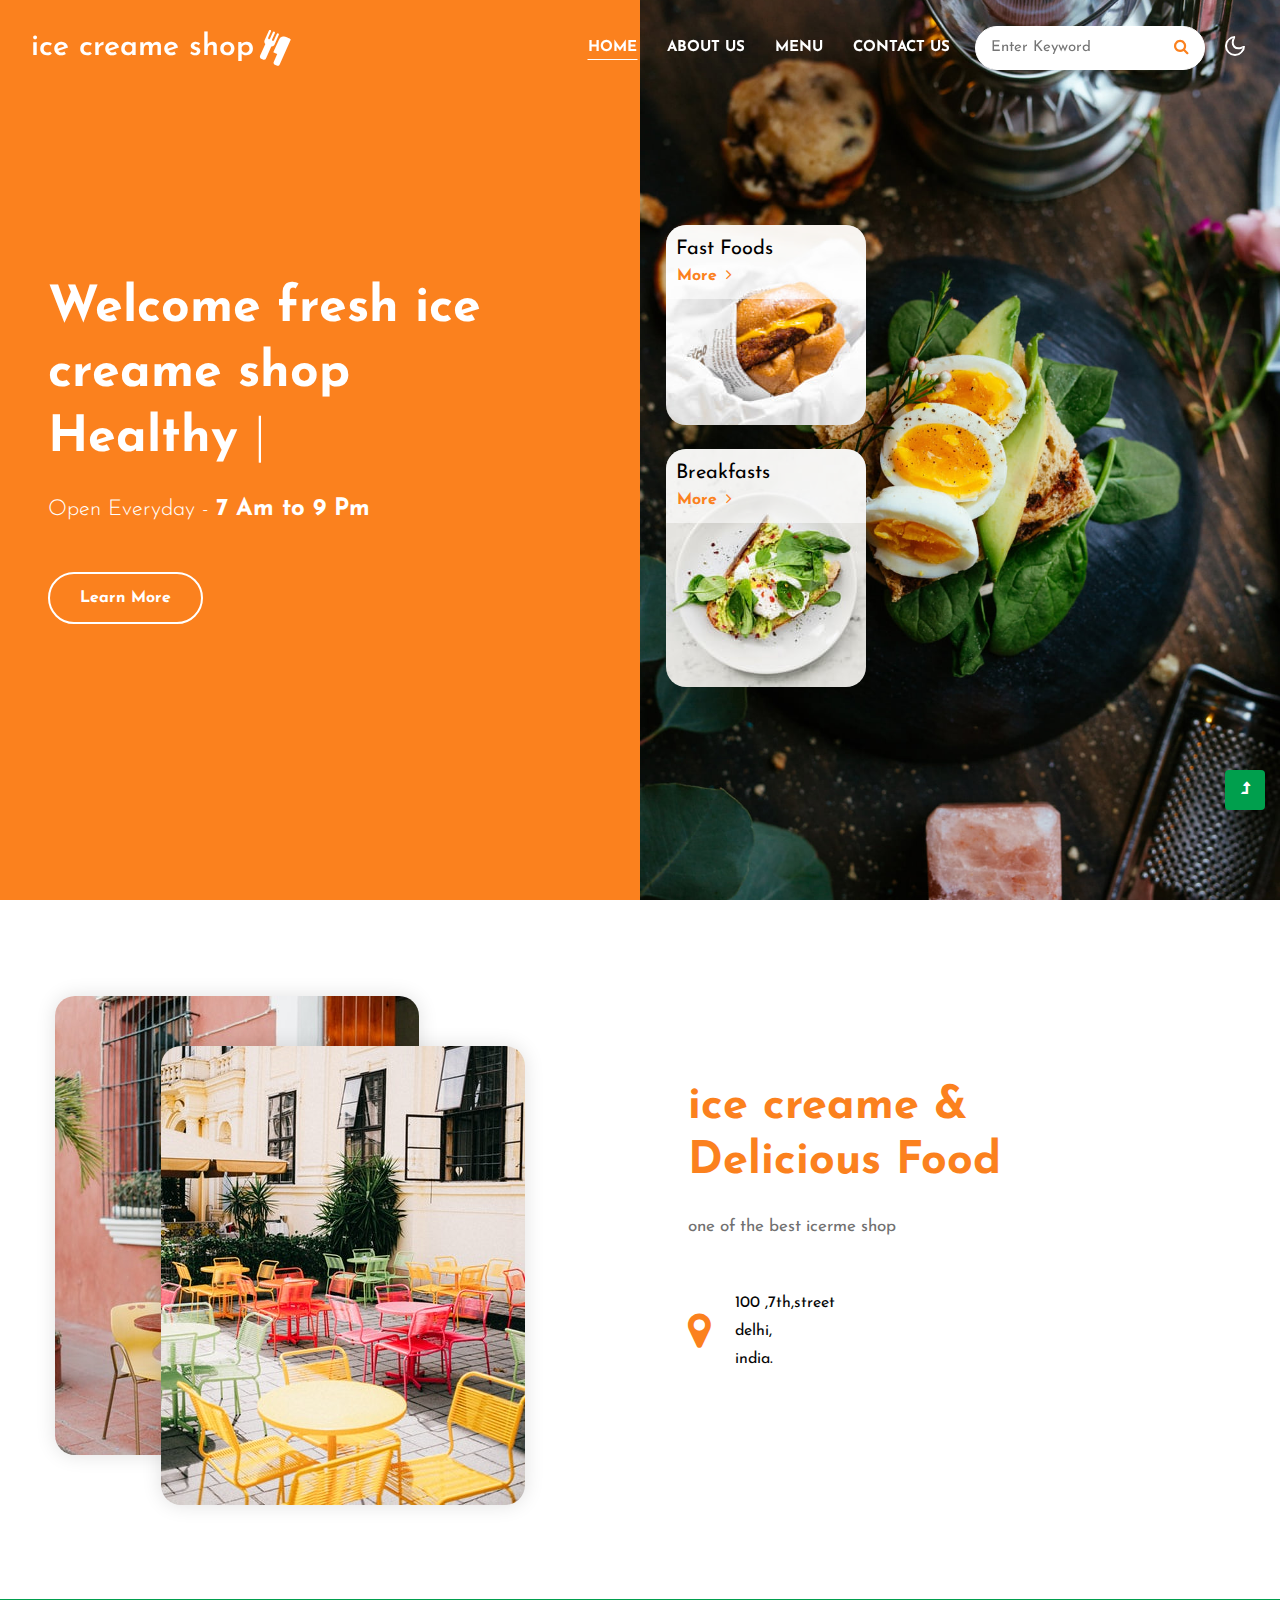
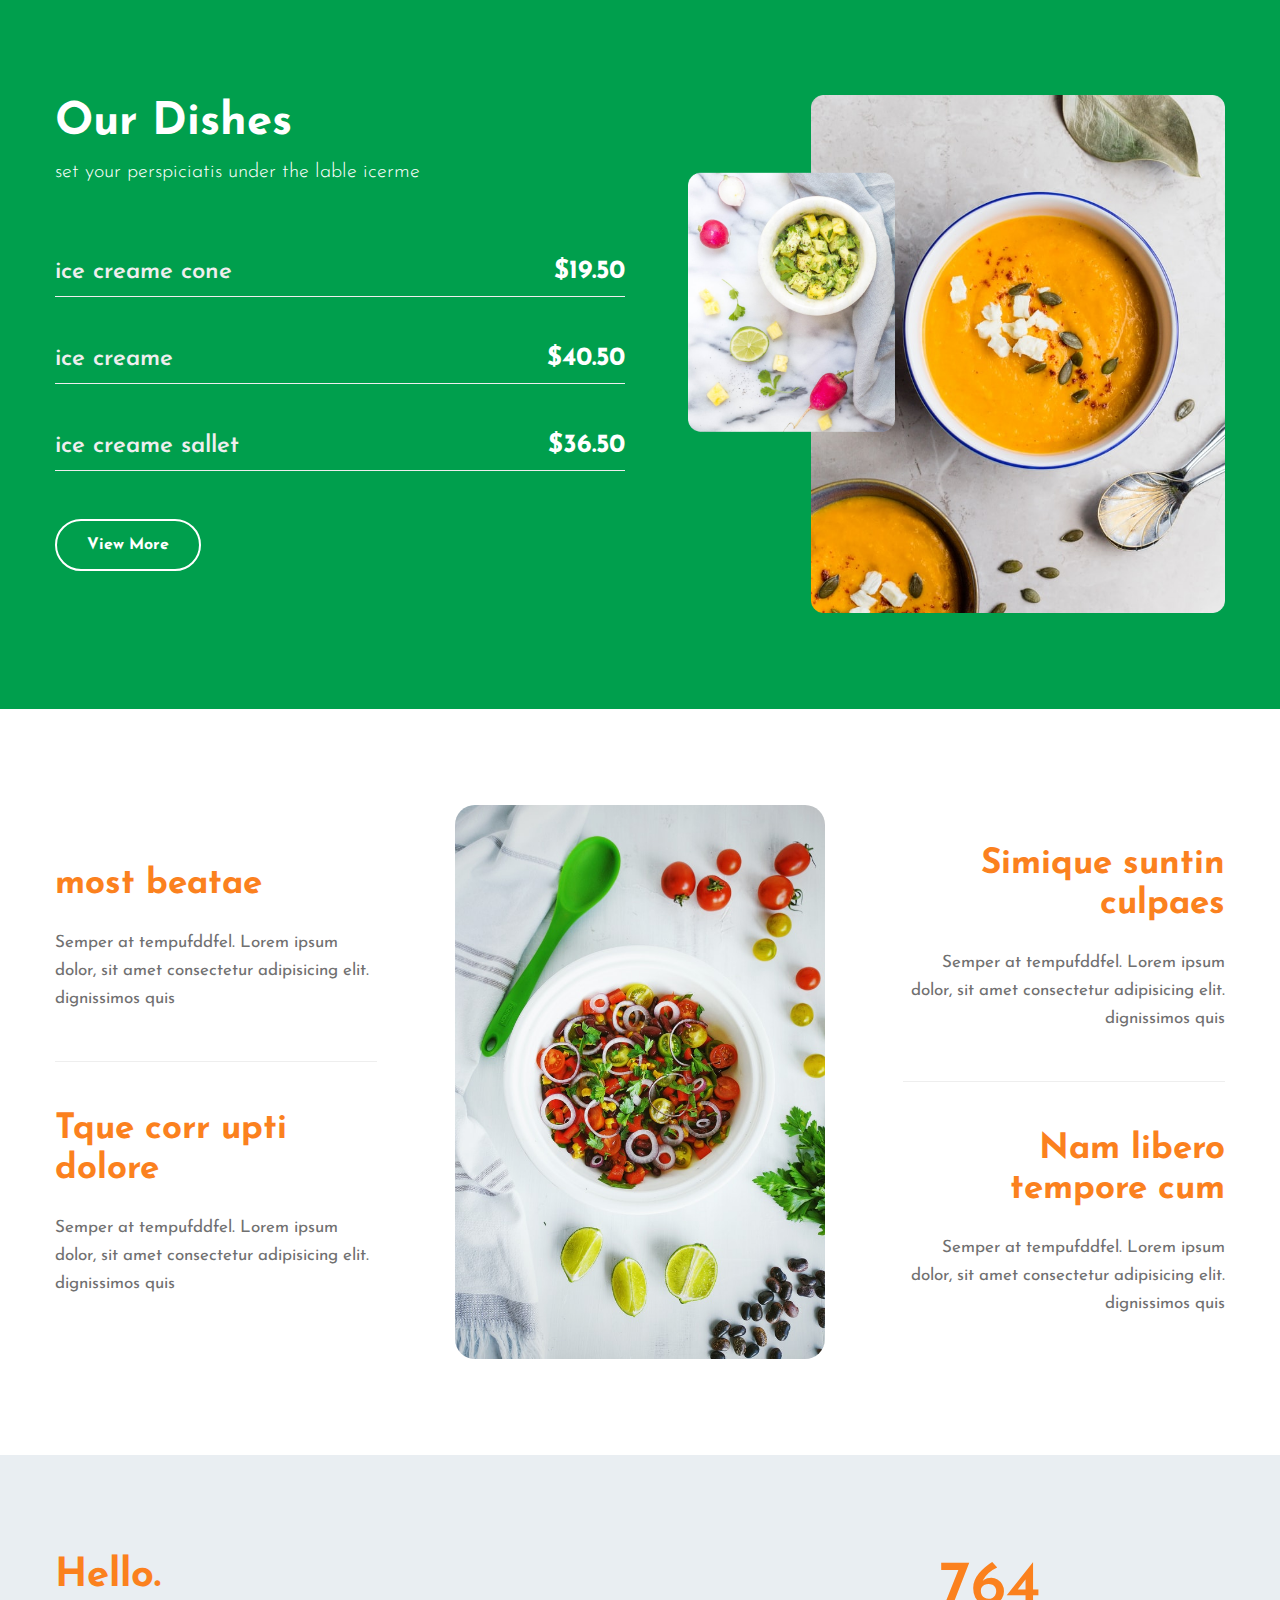
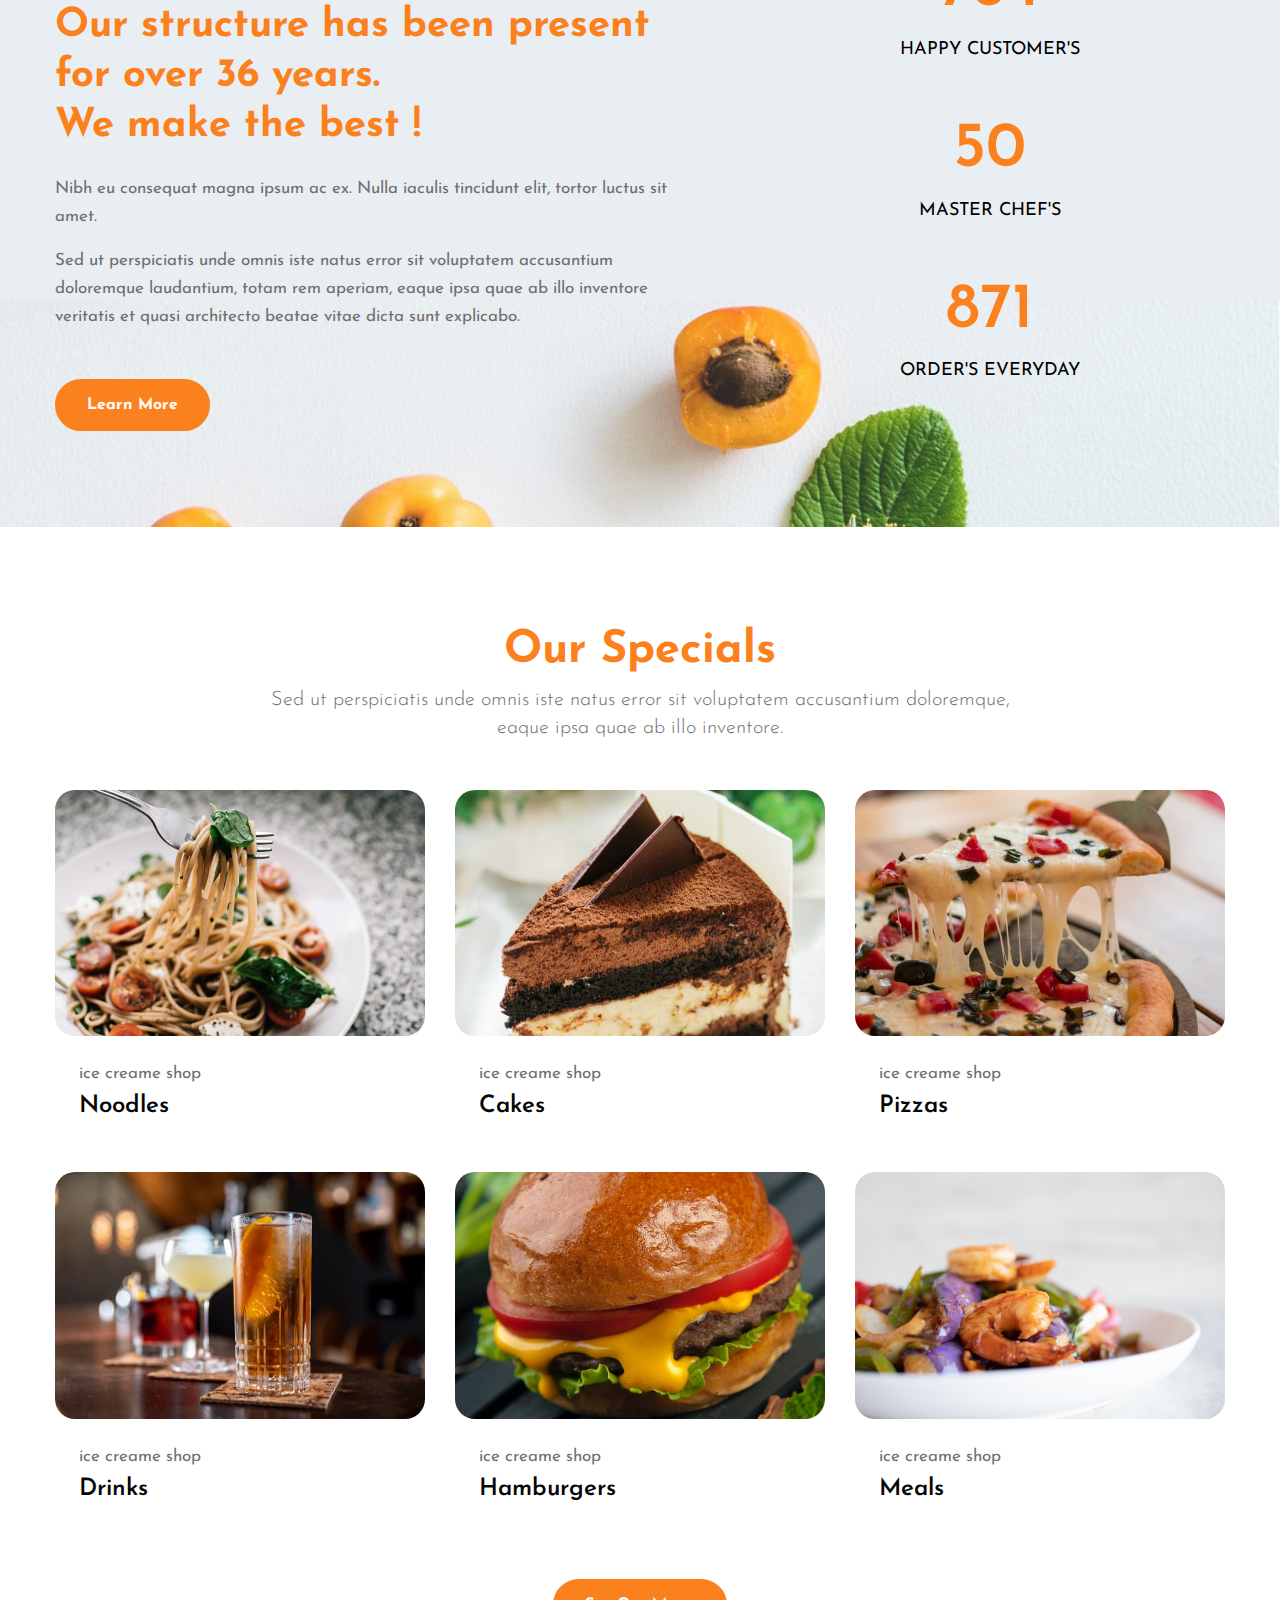
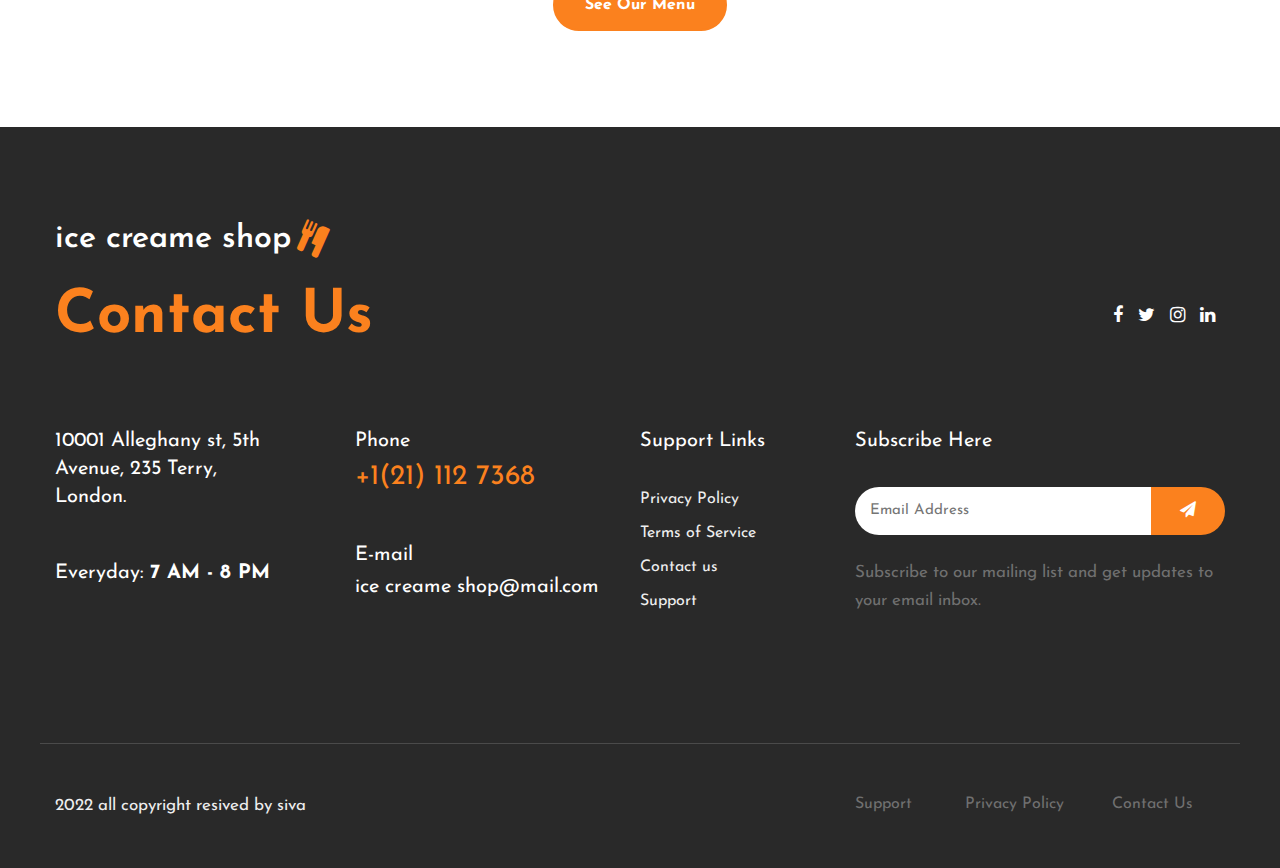
<file: index.html>
<!doctype html>
<html lang="en">

<head>
  
    <meta charset="utf-8">
    <meta name="viewport" content="width=device-width, initial-scale=1, shrink-to-fit=no">
    <title>ice creame shop</title>
    <!-- google-fonts -->
    <link href="//fonts.googleapis.com/css2?family=Josefin+Sans:wght@100;200;300;400;500;600;700&display=swap"
        rel="stylesheet">
    <!-- //google-fonts -->
    <!-- Template CSS Style link -->
    <link rel="stylesheet" href="assets/css/style-starter.css">
</head>

<body>
    <!--header-->
    <header id="site-header" class="fixed-top">
        <div class="container-fluid">
            <nav class="navbar navbar-expand-lg stroke">
                <h1>
                    <a class="navbar-brand d-flex align-items-center" href="index.html">
                       ice creame shop<i class="fa fa-cutlery ml-2" aria-hidden="true"></i></a>
                </h1>
                <!-- if logo is image enable this   
    <a class="navbar-brand" href="#index.html">
        <img src="image-path" alt="Your logo" title="Your logo" style="height:35px;" />
    </a> -->
                <button class="navbar-toggler  collapsed bg-gradient" type="button" data-toggle="collapse"
                    data-target="#navbarTogglerDemo02" aria-controls="navbarTogglerDemo02" aria-expanded="false"
                    aria-label="Toggle navigation">
                    <span class="navbar-toggler-icon fa icon-expand fa-bars"></span>
                    <span class="navbar-toggler-icon fa icon-close fa-times"></span>
                </button>

                <div class="collapse navbar-collapse" id="navbarTogglerDemo02">
                    <ul class="navbar-nav ml-lg-auto">
                        <li class="nav-item active">
                            <a class="nav-link" href="index.html">Home <span class="sr-only">(current)</span></a>
                        </li>
                        <li class="nav-item">
                            <a class="nav-link" href="about.html">About Us</a>
                        </li>
                        <li class="nav-item">
                            <a class="nav-link" href="menu.html">Menu</a>
                        </li>
                        <li class="nav-item">
                            <a class="nav-link" href="contact.html">Contact Us</a>
                        </li>
                        <!-- search button -->
                        <div class="search-right">
                            <form action="#search" method="GET" class="search-box position-relative">
                                <div class="input-search">
                                    <input type="search" placeholder="Enter Keyword" name="search" required="required"
                                        autofocus="" class="search-popup">
                                </div>
                                <button type="submit" class="btn search-btn"><i class="fa fa-search"
                                        aria-hidden="true"></i></button>
                            </form>
                        </div>
                        <!-- //search button -->
                    </ul>
                </div>
                <!-- toggle switch for light and dark theme -->
                <div class="cont-ser-position">
                    <nav class="navigation">
                        <div class="theme-switch-wrapper">
                            <label class="theme-switch" for="checkbox">
                                <input type="checkbox" id="checkbox">
                                <div class="mode-container">
                                    <i class="gg-sun"></i>
                                    <i class="gg-moon"></i>
                                </div>
                            </label>
                        </div>
                    </nav>
                </div>
                <!-- //toggle switch for light and dark theme -->
            </nav>
        </div>
    </header>
    <!--//header-->

    <!-- banner section -->
    <section class="w3l-banner">
        <div class="container-fluid">
            <div class="row">
                <div class="col-md-6 banner-left d-flex align-items-center pl-lg-5">
                    <div>
                        <h3 class="text-white mb-4">Welcome fresh ice creame shop<br>
                            Healthy <span class="type-js"><span class="text-js">Fresh ice creame!</span></span></h3>
                        <p class="banner-text text-white">Open Everyday - <span>7 Am to 9 Pm</span>
                        </p>
                        <a class="btn btn-style-white btn-style-border mt-5" href="about.html">Learn More</a>
                    </div>
                </div>
                <div class="col-md-6 banner-right">
                    <div class="small-images">
                        <div class="ban-grid position-relative">
                            <img src="assets/images/ban4.jpg" class="img-responsive" alt="" />
                            <div class="img-ban-sec">
                                <h5>Fast Foods</h5>
                                <a href="menu.html" class="btn p-0">More <i class="fa fa-angle-right ml-1"
                                        aria-hidden="true"></i></a>
                            </div>
                        </div>
                        <div class="ban-grid position-relative mt-4">
                            <img src="assets/images/ban2.jpg" class="img-responsive" alt="" />
                            <div class="img-ban-sec">
                                <h5>Breakfasts</h5>
                                <a href="menu.html" class="btn p-0">More <i class="fa fa-angle-right ml-1"
                                        aria-hidden="true"></i></a>
                            </div>
                        </div>
                    </div>
                </div>
            </div>
        </div>
    </section>
    <!-- //banner section -->

    <!-- about section -->
    <section class="w3l-about-2 py-5">
        <div class="container py-md-5 py-4">
            <div class="row justify-content-between align-items-center pb-lg-5">
                <div class="col-lg-6 about-2-secs-right mb-lg-0 mb-5">
                    <div class="image-box inverse position-relative">
                        <div class="image-box__static">
                            <img src="assets/images/about2.jpg" alt="" width="364" height="459">
                        </div>
                        <div class="image-box__float">
                            <img src="assets/images/about1.jpg" alt="" width="364" height="459">
                        </div>
                    </div>
                </div>
                <div class="col-lg-6 about-2-secs-left pl-lg-5 mt-lg-0 mt-5">
                    <h3 class="title-style mb-3">ice creame & <br>Delicious Food</h3>
                    <p class="mt-4"> one of the best icerme shop</p>
                    <div class="address-sec d-flex align-items-center mt-5">
                        <i class="fa fa-map-marker mr-4" aria-hidden="true"></i>
                        <h6>100 ,7th,street <br>delhi, <br>india.</h6>
                    </div>
                </div>
            </div>
        </div>
    </section>
    <!-- //about section -->

    <!-- dishes section -->
    <section class="w3l-recipes py-5">
        <div class="container py-md-5 py-4">
            <div class="row">
                <div class="col-lg-6 recipe-left mb-md-0 mb-5">
                    <div class="section-heading mb-sm-5 mb-4">
                        <h3 class="title-style mb-2 text-white">Our Dishes</h3>
                        <p class="lead text-white">
                            set your perspiciatis under the lable icerme
                        </p>
                    </div>
                    <div class="menu-sec mt-5 pt-md-4">
                        <div class="row border-dot no-gutters">
                            <div class="col-8 menu-item-name-home">
                                <h6>ice creame cone</h6>
                            </div>
                            <div class="col-4 menu-item-price-home text-right">
                                <h6>$19.50</h6>
                            </div>
                        </div>
                    </div>
                    <div class="menu-sec mt-sm-5 mt-4">
                        <div class="row border-dot no-gutters">
                            <div class="col-8 menu-item-name-home">
                                <h6>ice creame</h6>
                            </div>
                            <div class="col-4 menu-item-price-home text-right">
                                <h6>$40.50</h6>
                            </div>
                        </div>
                    </div>
                    <div class="menu-sec mt-sm-5 mt-4">
                        <div class="row border-dot no-gutters">
                            <div class="col-8 menu-item-name-home">
                                <h6>ice creame sallet </h6>
                            </div>
                            <div class="col-4 menu-item-price-home text-right">
                                <h6>$36.50</h6>
                            </div>
                        </div>
                    </div>
                    <a class="btn btn-style-white btn-style-border mt-5" href="about.html">View More</a>
                </div>
                <div class="col-lg-6 recipe-right pl-5">
                    <img src="assets/images/image1.png" alt="" class="img-fluid img-responsive" />
                </div>
            </div>
        </div>
    </section>
    <!-- //dishes section -->

    <!-- grids section -->
    <section class="w3l-homeblock7 py-5">
        <div class="container py-lg-5 py-md-3">
            <div class="row align-items-center">
                <div class="col-lg-4">
                    <div class="pr-5">
                        <h3 class="title-big">most beatae</h3>
                        <p class="mt-4">Semper at tempufddfel. Lorem ipsum dolor, sit amet consectetur adipisicing elit.
                            dignissimos quis</p>
                    </div>
                    <div class="pr-5 mt-lg-5 mt-4 sec-bor">
                        <h3 class="title-big pt-lg-5 pt-4">Tque corr upti dolore</h3>
                        <p class="mt-4">Semper at tempufddfel. Lorem ipsum dolor, sit amet consectetur adipisicing elit.
                            dignissimos quis</p>
                    </div>
                </div>
                <div class="col-lg-4 col-md-6 col-8 image-styling-sec mt-lg-0 mt-5">
                    <img src="assets/images/image2.jpg" alt="" class="img-fluid">
                </div>
                <div class="col-lg-4 col-md-6 mt-lg-0 mt-5 text-lg-right">
                    <div class="pl-lg-5">
                        <h3 class="title-big">Simique suntin culpaes</h3>
                        <p class="mt-4">Semper at tempufddfel. Lorem ipsum dolor, sit amet consectetur adipisicing elit.
                            dignissimos quis</p>
                    </div>
                    <div class="pl-lg-5 mt-lg-5 mt-4 sec-bor">
                        <h3 class="title-big pt-lg-5 pt-4">Nam libero tempore cum</h3>
                        <p class="mt-4">Semper at tempufddfel. Lorem ipsum dolor, sit amet consectetur adipisicing elit.
                            dignissimos quis</p>
                    </div>
                </div>
            </div>
        </div>
    </section>
    <!-- //grids section -->

    <!-- stats section -->
    <section class="w3-bottom-stats py-5">
        <div class="container py-md-5 py-4">
            <div class="row">
                <div class="col-md-7 pr-lg-5">
                    <h5 class="text-new mb-4">Hello. <br>Our structure has been present for over 36 years. <br>We
                        make
                        the best !
                    </h5>
                    <p class="mb-3">Nibh eu consequat magna ipsum ac ex. Nulla iaculis
                        tincidunt elit, tortor luctus sit amet.
                    </p>
                    <p>Sed ut perspiciatis unde omnis iste natus error sit voluptatem accusantium doloremque
                        laudantium, totam rem aperiam, eaque ipsa quae ab illo inventore veritatis et quasi
                        architecto beatae vitae dicta sunt explicabo.</p>
                    <a href="about.html" class="btn btn-style-white btn-style-primary mt-lg-5 mt-4">Learn More</a>
                </div>
                <div class="col-md-5 mt-md-0 mt-5">
                    <div class="counter text-center">
                        <div class="timer count-title count-number" data-to="6370" data-speed="1500"></div>
                        <p class="count-text mt-2">happy customer's</p>
                    </div>
                    <div class="counter text-center mt-5">
                        <div class="timer count-title count-number" data-to="421" data-speed="1500"></div>
                        <p class="count-text mt-2">master chef's</p>
                    </div>
                    <div class="counter text-center mt-5">
                        <div class="timer count-title count-number" data-to="7300" data-speed="1500"></div>
                        <p class="count-text mt-2">Order's Everyday</p>
                    </div>
                </div>
            </div>
        </div>
    </section>
    <!-- //stats section -->

    <!-- specials section -->
    <section class="w3l-portfolio-8 py-5">
        <div class="portfolio-main py-md-5 py-4">
            <div class="container">
                <div class="row justify-content-center text-center">
                    <div class="col-md-8">
                        <div class="section-heading mb-sm-5 mb-4">
                            <h3 class="title-style mb-2">Our Specials</h3>
                            <p class="lead">
                                Sed ut perspiciatis unde omnis iste natus error sit voluptatem accusantium doloremque,
                                eaque ipsa quae ab illo inventore.
                            </p>
                        </div>
                    </div>
                </div>
                <div class="row galler-top">
                    <div class="col-md-4 col-sm-6 protfolio-item hover14">
                        <a href="menu.html" data-lightbox="example-set" data-title="Branding Design">
                            <figure>
                                <img src="assets/images/g1.jpg" alt="product" class="img-fluid">
                                <div class="p-4">
                                    <p>ice creame shop</p>
                                    <a href="menu.html" class="mb-5 img-title">Noodles</a>
                                </div>
                            </figure>
                        </a>
                    </div>
                    <div class="col-md-4 col-sm-6 protfolio-item hover14 mt-sm-0 mt-4">
                        <a href="menu.html" data-lightbox="example-set" data-title="Gradient Website Development">
                            <figure>
                                <img src="assets/images/g2.jpg" alt="product" class="img-fluid">
                                <div class="p-4">
                                    <p>ice creame shop</p>
                                    <a href="menu.html" class="mb-5 img-title">Cakes</a>
                                </div>
                            </figure>
                        </a>
                    </div>
                    <div class="col-md-4 col-sm-6 protfolio-item hover14 mt-md-0 mt-4">
                        <a href="menu.html" data-lightbox="example-set" data-title="Design and Development">
                            <figure>
                                <img src="assets/images/g3.jpg" alt="product" class="img-fluid">
                                <div class="p-4">
                                    <p>ice creame shop</p>
                                    <a href="menu.html" class="mb-5 img-title">Pizzas</a>
                                </div>
                            </figure>
                        </a>
                    </div>
                    <div class="col-md-4 col-sm-6 protfolio-item hover14 mt-4">
                        <a href="menu.html" data-lightbox="example-set" data-title="Magazine Content Writing">
                            <figure>
                                <img src="assets/images/g4.jpg" alt="product" class="img-fluid">
                                <div class="p-4">
                                    <p>ice creame shop</p>
                                    <a href="menu.html" class="mb-5 img-title">Drinks</a>
                                </div>
                            </figure>
                        </a>
                    </div>
                    <div class="col-md-4 col-sm-6 protfolio-item hover14 mt-4">
                        <a href="menu.html" data-lightbox="example-set" data-title="Magazine Content Writing">
                            <figure>
                                <img src="assets/images/g5.jpg" alt="product" class="img-fluid">
                                <div class="p-4">
                                    <p>ice creame shop</p>
                                    <a href="menu.html" class="mb-5 img-title">Hamburgers</a>
                                </div>
                            </figure>
                        </a>
                    </div>
                    <div class="col-md-4 col-sm-6 protfolio-item hover14 mt-4">
                        <a href="menu.html" data-lightbox="example-set" data-title="Magazine Content Writing">
                            <figure>
                                <img src="assets/images/g6.jpg" alt="product" class="img-fluid">
                                <div class="p-4">
                                    <p>ice creame shop</p>
                                    <a href="menu.html" class="mb-5 img-title">Meals</a>
                                </div>
                            </figure>
                        </a>
                    </div>
                </div>
                <div class="text-center">
                    <a href="menu.html" class="btn btn-style-white btn-style-primary mt-lg-5 mt-2">See Our Menu</a>
                </div>
            </div>
        </div>
    </section>
    <!-- //specials section -->

    <!-- footer -->
    <footer class="w3l-footer-29-main">
        <div class="footer-29-w3l py-5">
            <div class="container pt-md-5 pt-4">
                <div class="w3l-footer-texthny-inf">
                    <h2>
                        <a class="d-flex align-items-center logo-2" href="index.html">
                           ice creame shop<i class="fa fa-cutlery ml-2" aria-hidden="true"></i></a>
                    </h2>
                    <div class="footer-list-cont d-flex align-items-center justify-content-between mt-md-5 mt-4 mb-5">
                        <h6 class="foot-sub-title">Contact Us</h6>

                        <div class="main-social-footer-29">
                            <a href="#facebook" class="facebook"><span class="fa fa-facebook"></span></a>
                            <a href="#twitter" class="twitter"><span class="fa fa-twitter"></span></a>
                            <a href="#instagram" class="instagram"><span class="fa fa-instagram"></span></a>
                            <a href="#linkedin" class="linkedin"><span class="fa fa-linkedin"></span></a>
                        </div>
                    </div>
                </div>
                <div class="row footer-top-29 mt-lg-5 mt-md-4 pt-md-5">
                    <div class="col-lg-3 col-sm-6">
                        <div class="address-grid">
                            <h5>10001 Alleghany st, 5th Avenue, 235 Terry, <br> London.</h5>
                            <h5 class="mt-sm-5 mt-4">Everyday: <span> 7 AM - 8 PM</span></h5>
                        </div>
                    </div>
                    <div class="col-lg-3 col-sm-6 mt-sm-0 mt-4">
                        <div class="address-grid">
                            <h5>Phone</h5>
                            <h5 class="phone-number-text mt-2"><a href="tel:+1(21) 234 4567">+1(21) 112 7368</a></h5>
                        </div>
                        <div class="address-grid mt-sm-5 mt-4">
                            <h5>E-mail</h5>
                            <h5 class="email-cont-text mt-1"> <a href="mailto:ice creame shop@mail.com"
                                    class="mail">ice creame shop@mail.com</a></h5>
                        </div>
                    </div>
                    <div class="col-lg-2 col-md-6 col-sm-5 footer-list-menu pl-lg-0 mt-lg-0 mt-sm-5 mt-4">
                        <div class="address-grid">
                            <h5 class="mb-4 pb-lg-2">Support Links</h5>
                            <ul>
                                <li><a href="#privacy">Privacy Policy</a></li>
                                <li><a href="#terms"> Terms of Service</a></li>
                                <li><a href="contact.html">Contact us</a></li>
                                <li><a href="#support"> Support</a></li>
                            </ul>
                        </div>
                    </div>
                    <div class="address-grid col-lg-4 col-md-6 col-sm-7 mt-lg-0 mt-sm-5 mt-4 w3l-footer-16-main">
                        <h5>Subscribe Here</h5>
                        <form action="#" class="subscribe d-flex mt-4 pt-lg-2 mb-4" method="post">
                            <input type="email" name="email" placeholder="Email Address" required="">
                            <button><span class="fa fa-paper-plane" aria-hidden="true"></span></button>
                        </form>
                        <p>Subscribe to our mailing list and get updates to your email inbox.</p>
                    </div>
                </div>
                <!-- copyright -->
                <div class="w3l-copyright mt-lg-5 mt-sm-4 pt-md-4 pt-3">
                    <div class="row bottom-copies pt-md-5 pt-4 mt-md-5 mt-4">
                        <p class="col-lg-8 copy-footer-29">2022 all copyright resived by siva</p>

                        <div class="col-lg-4 footer-list-29 mt-lg-0 mt-md-4 mt-2">
                            <ul class="d-flex text-lg-right">
                                <li><a href="#support"> Support</a></li>
                                <li class="mx-lg-5 mx-md-4 mx-3"><a href="#privacy">Privacy Policy</a>
                                </li>
                                <li><a href="contact.html">Contact Us</a></li>
                            </ul>
                        </div>
                    </div>
                </div>
            </div>
        </div>
    </footer>
    <!-- //footer -->

    <!-- Js scripts -->
    <!-- move top -->
    <button onclick="topFunction()" id="movetop" title="Go to top">
        <span class="fa fa-level-up" aria-hidden="true"></span>
    </button>
    <script>
        // When the user scrolls down 20px from the top of the document, show the button
        window.onscroll = function () {
            scrollFunction()
        };

        function scrollFunction() {
            if (document.body.scrollTop > 20 || document.documentElement.scrollTop > 20) {
                document.getElementById("movetop").style.display = "block";
            } else {
                document.getElementById("movetop").style.display = "none";
            }
        }

        // When the user clicks on the button, scroll to the top of the document
        function topFunction() {
            document.body.scrollTop = 0;
            document.documentElement.scrollTop = 0;
        }
    </script>
    <!-- //move top -->

    <!-- common jquery plugin -->
    <script src="assets/js/jquery-3.3.1.min.js"></script>
    <!-- //common jquery plugin -->

    <!-- counter for stats -->
    <script src="assets/js/counter.js"></script>
    <!-- //counter for stats -->

    <!-- theme switch js (light and dark)-->
    <script src="assets/js/theme-change.js"></script>
    <script>
        function autoType(elementClass, typingSpeed) {
            var thhis = $(elementClass);
            thhis.css({
                "position": "relative",
                "display": "inline-block"
            });
            thhis.prepend('<div class="cursor" style="right: initial; left:0;"></div>');
            thhis = thhis.find(".text-js");
            var text = thhis.text().trim().split('');
            var amntOfChars = text.length;
            var newString = "";
            thhis.text("|");
            setTimeout(function () {
                thhis.css("opacity", 1);
                thhis.prev().removeAttr("style");
                thhis.text("");
                for (var i = 0; i < amntOfChars; i++) {
                    (function (i, char) {
                        setTimeout(function () {
                            newString += char;
                            thhis.text(newString);
                        }, i * typingSpeed);
                    })(i + 1, text[i]);
                }
            }, 1500);
        }

        $(document).ready(function () {
            // Now to start autoTyping just call the autoType function with the 
            // class of outer div
            // The second paramter is the speed between each letter is typed.   
            autoType(".type-js", 200);
        });
    </script>
    <!-- //theme switch js (light and dark)-->

    <!-- MENU-JS -->
    <script>
        $(window).on("scroll", function () {
            var scroll = $(window).scrollTop();

            if (scroll >= 80) {
                $("#site-header").addClass("nav-fixed");
            } else {
                $("#site-header").removeClass("nav-fixed");
            }
        });

        //Main navigation Active Class Add Remove
        $(".navbar-toggler").on("click", function () {
            $("header").toggleClass("active");
        });
        $(document).on("ready", function () {
            if ($(window).width() > 991) {
                $("header").removeClass("active");
            }
            $(window).on("resize", function () {
                if ($(window).width() > 991) {
                    $("header").removeClass("active");
                }
            });
        });
    </script>
    <!-- //MENU-JS -->

    <!-- disable body scroll which navbar is in active -->
    <script>
        $(function () {
            $('.navbar-toggler').click(function () {
                $('body').toggleClass('noscroll');
            })
        });
    </script>
    <!-- //disable body scroll which navbar is in active -->

    <!--bootstrap-->
    <script src="assets/js/bootstrap.min.js"></script>
    <!-- //bootstrap-->
    <!-- //Js scripts -->
</body>

</html>
</file>
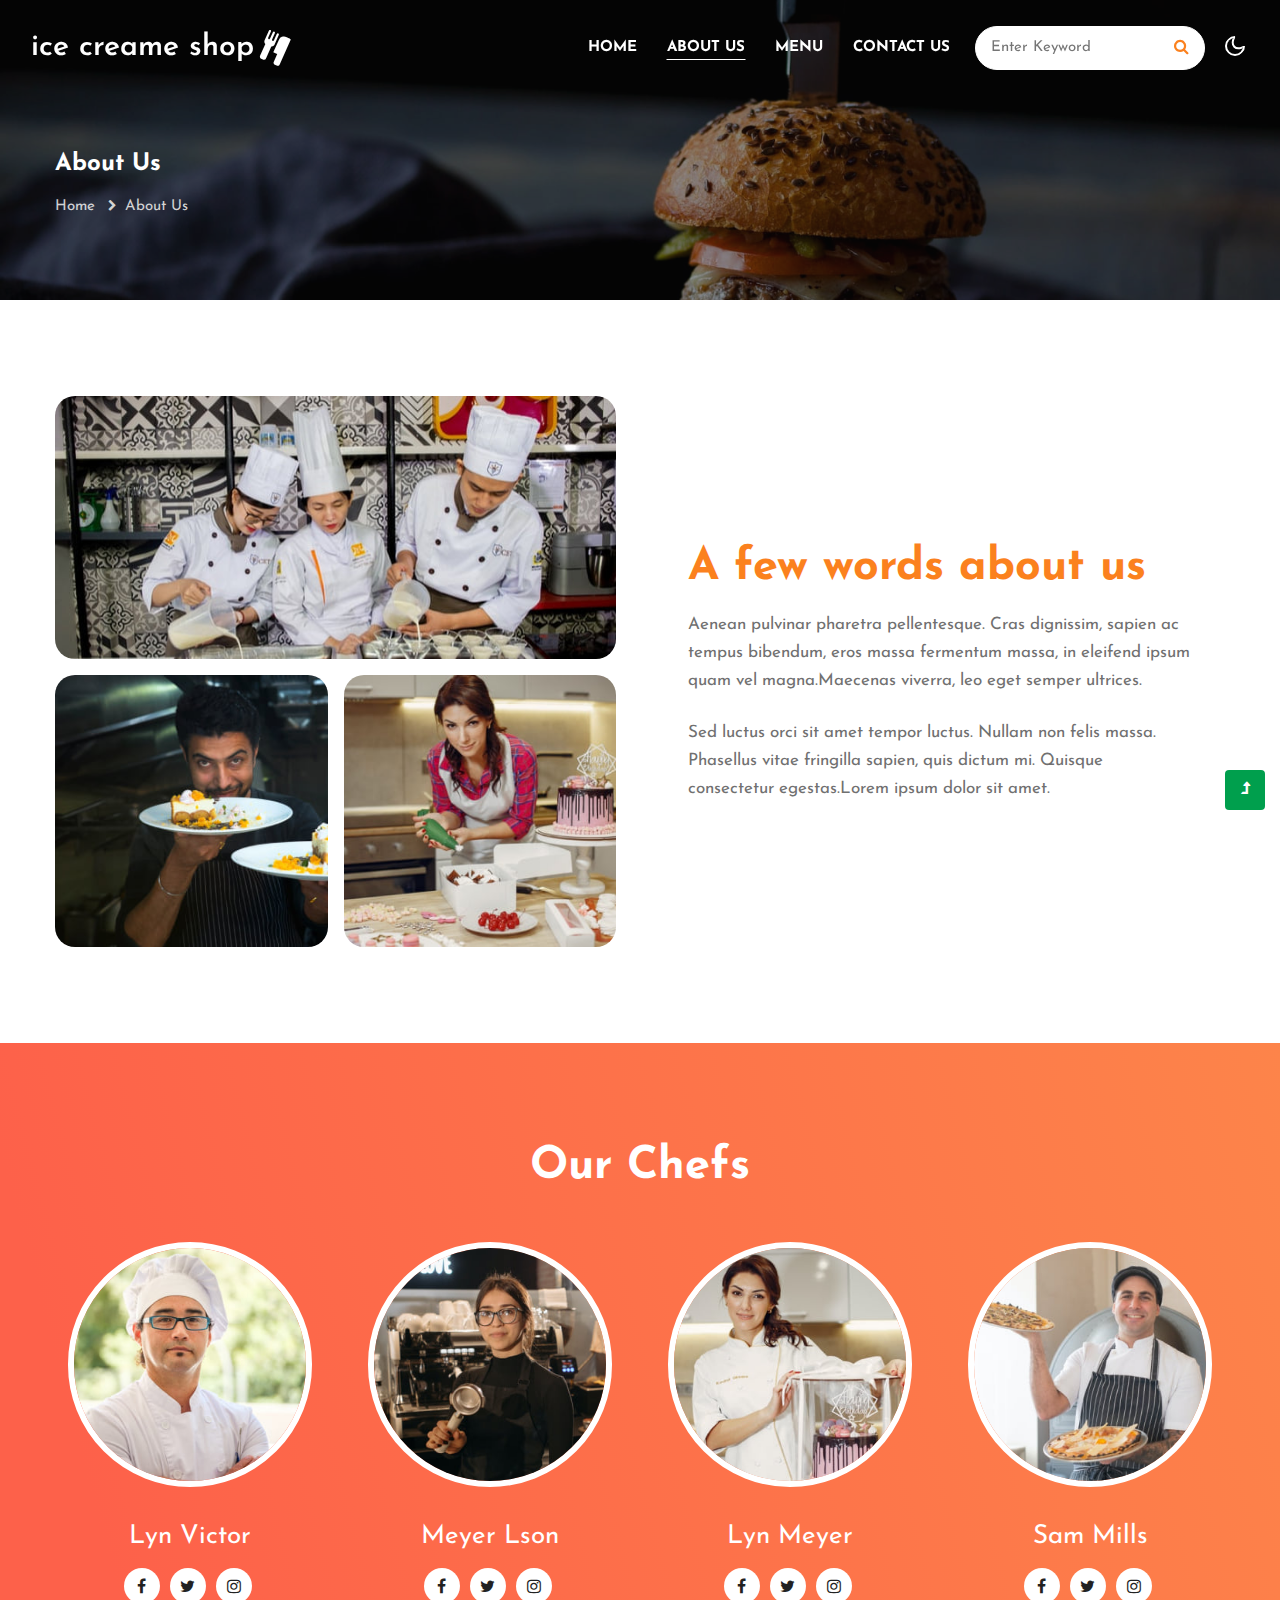
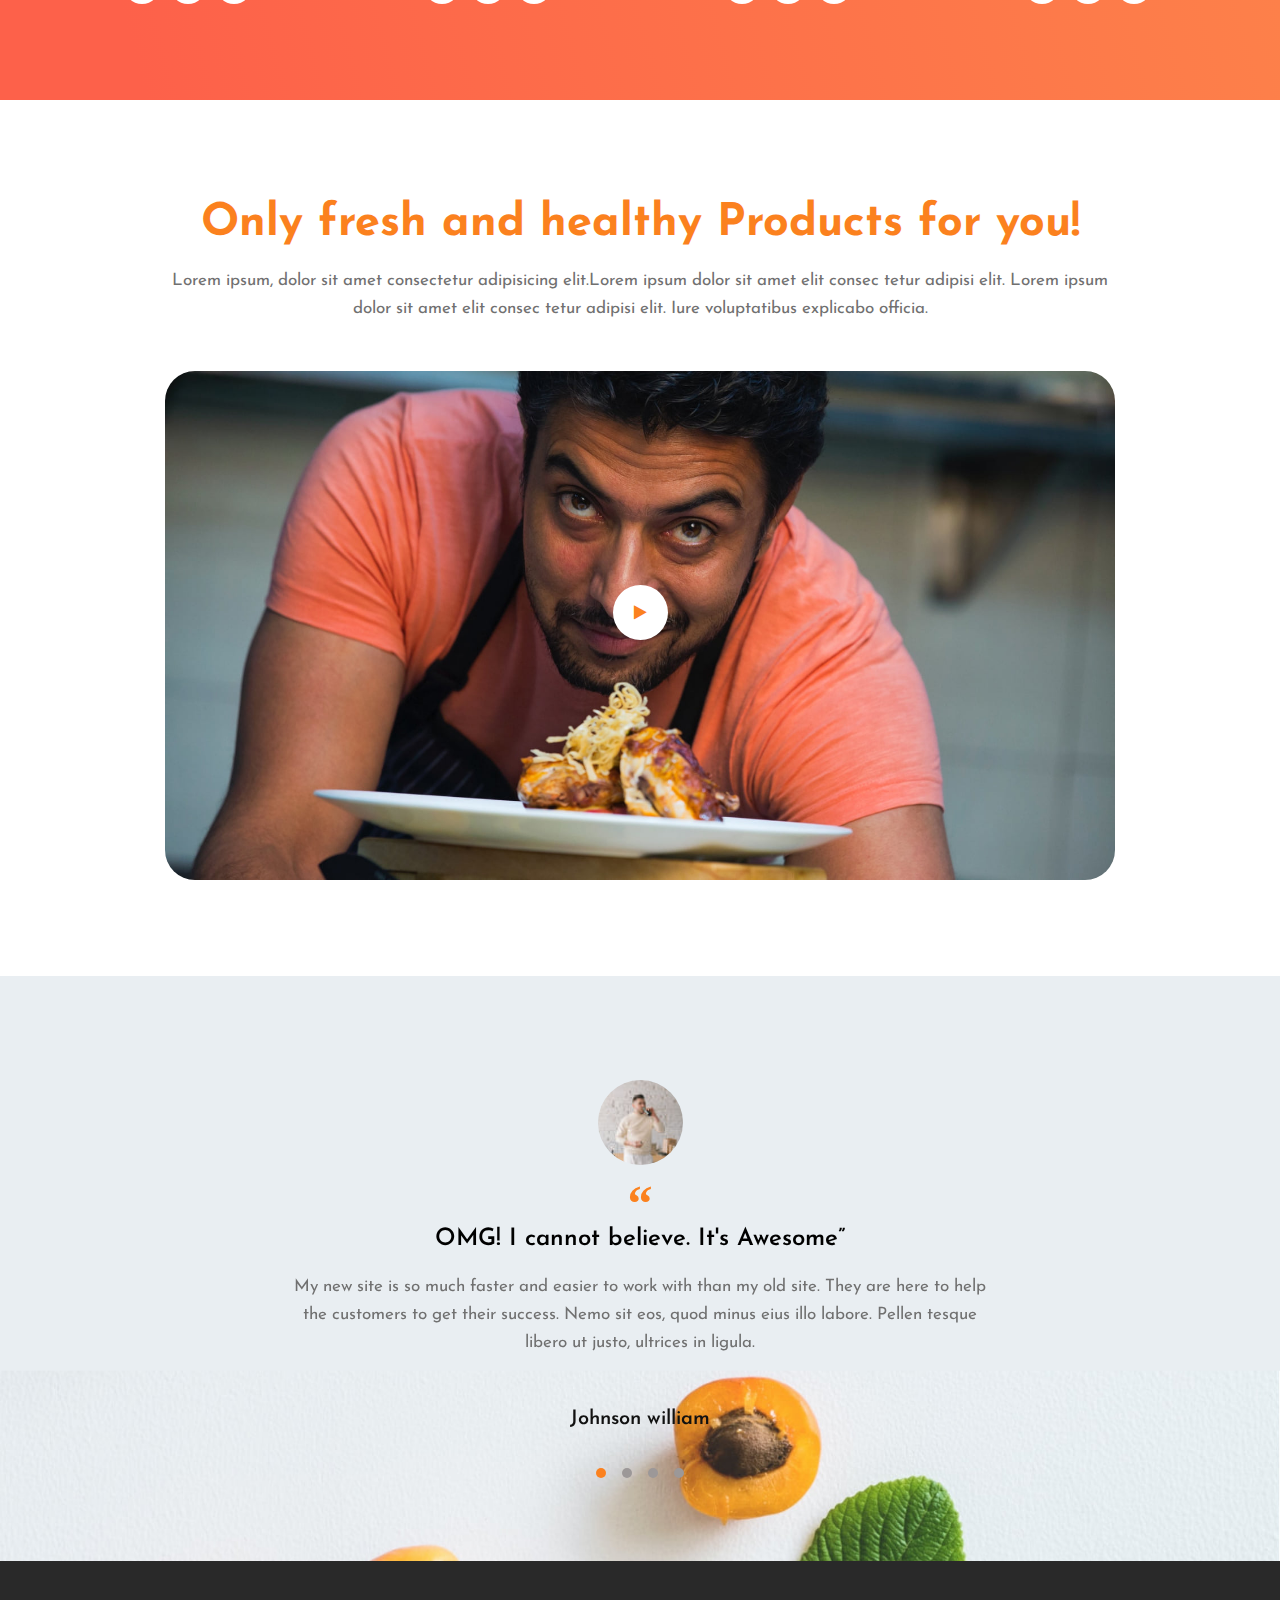
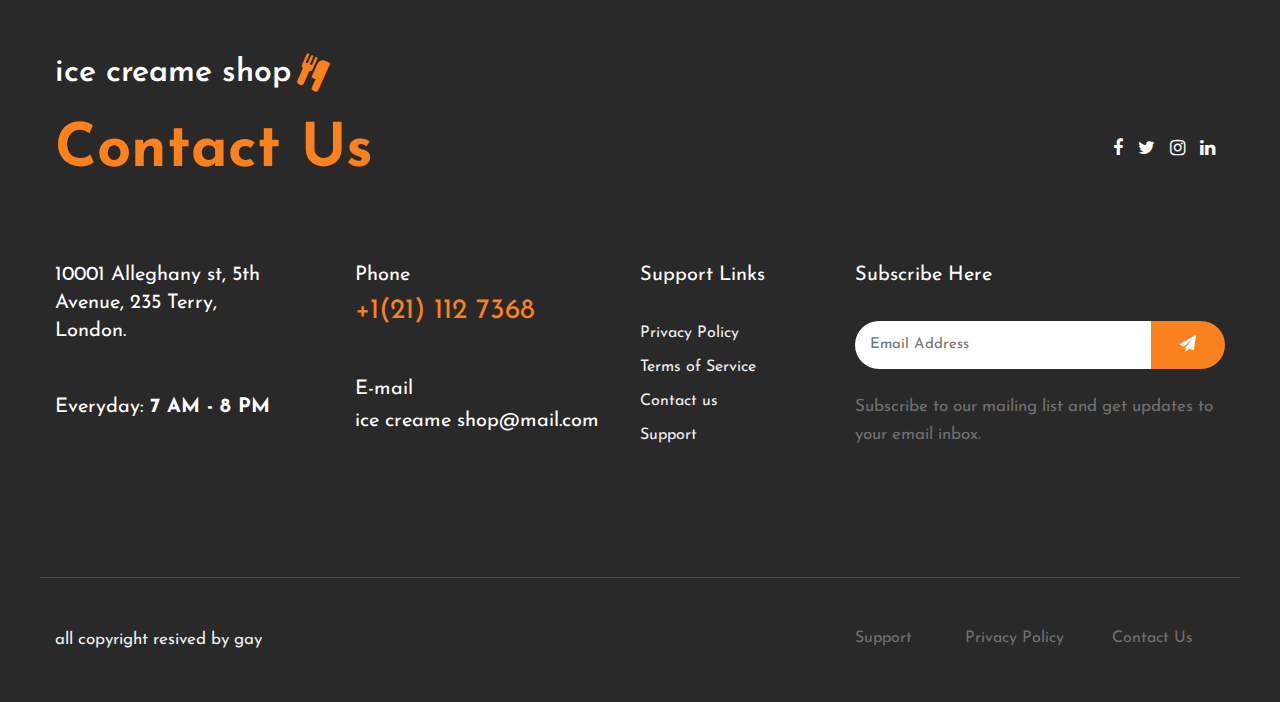
<file: about.html>
<!doctype html>
<html lang="en">

<head>
    <!-- Required meta tags -->
    <meta charset="utf-8">
    <meta name="viewport" content="width=device-width, initial-scale=1, shrink-to-fit=no">
    <title>ice creame shop</title>
    <!-- google-fonts -->
    <link href="//fonts.googleapis.com/css2?family=Josefin+Sans:wght@100;200;300;400;500;600;700&display=swap"
        rel="stylesheet">
    <!-- //google-fonts -->
    <!-- Template CSS Style link -->
    <link rel="stylesheet" href="assets/css/style-starter.css">
</head>

<body>
    <!--header-->
    <header id="site-header" class="fixed-top">
        <div class="container-fluid">
            <nav class="navbar navbar-expand-lg stroke">
                <h1>
                    <a class="navbar-brand d-flex align-items-center" href="index.html">
                        ice creame shop <i class="fa fa-cutlery ml-2" aria-hidden="true"></i></a>
                </h1>
                <!-- if logo is image enable this   
    <a class="navbar-brand" href="#index.html">
        <img src="image-path" alt="Your logo" title="Your logo" style="height:35px;" />
    </a> -->
                <button class="navbar-toggler  collapsed bg-gradient" type="button" data-toggle="collapse"
                    data-target="#navbarTogglerDemo02" aria-controls="navbarTogglerDemo02" aria-expanded="false"
                    aria-label="Toggle navigation">
                    <span class="navbar-toggler-icon fa icon-expand fa-bars"></span>
                    <span class="navbar-toggler-icon fa icon-close fa-times"></span>
                </button>

                <div class="collapse navbar-collapse" id="navbarTogglerDemo02">
                    <ul class="navbar-nav ml-lg-auto">
                        <li class="nav-item">
                            <a class="nav-link" href="index.html">Home <span class="sr-only">(current)</span></a>
                        </li>
                        <li class="nav-item active">
                            <a class="nav-link" href="about.html">About Us</a>
                        </li>
                        <li class="nav-item">
                            <a class="nav-link" href="menu.html">Menu</a>
                        </li>
                        <li class="nav-item">
                            <a class="nav-link" href="contact.html">Contact Us</a>
                        </li>
                        <!-- search button -->
                        <div class="search-right">
                            <form action="#search" method="GET" class="search-box position-relative">
                                <div class="input-search">
                                    <input type="search" placeholder="Enter Keyword" name="search" required="required"
                                        autofocus="" class="search-popup">
                                </div>
                                <button type="submit" class="btn search-btn"><i class="fa fa-search"
                                        aria-hidden="true"></i></button>
                            </form>
                        </div>
                        <!-- //search button -->
                    </ul>
                </div>
                <!-- toggle switch for light and dark theme -->
                <div class="cont-ser-position">
                    <nav class="navigation">
                        <div class="theme-switch-wrapper">
                            <label class="theme-switch" for="checkbox">
                                <input type="checkbox" id="checkbox">
                                <div class="mode-container">
                                    <i class="gg-sun"></i>
                                    <i class="gg-moon"></i>
                                </div>
                            </label>
                        </div>
                    </nav>
                </div>
                <!-- //toggle switch for light and dark theme -->
            </nav>
        </div>
    </header>
    <!--//header-->

    <!-- inner banner -->
    <div class="inner-banner">
        <section class="w3l-breadcrumb">
            <div class="container">
                <h4 class="inner-text-title font-weight-bold text-white mb-sm-3 mb-2">About Us</h4>
                <ul class="breadcrumbs-custom-path">
                    <li><a href="index.html">Home</a></li>
                    <li class="active"><span class="fa fa-chevron-right mx-2" aria-hidden="true"></span>About Us</li>
                </ul>
            </div>
        </section>
    </div>
    <!-- //inner banner -->

    <!-- about section -->
    <section class="w3l-text-6 py-5" id="about">
        <div class="text-6-mian py-md-5 py-4">
            <div class="container">
                <div class="row top-cont-grid align-items-center">
                    <div class="col-lg-6 left-img pr-lg-4">
                        <img src="assets/images/about3.jpg" alt="" class="img-responsive img-fluid" />
                        <div class="row mt-3">
                            <div class="col-6 img-pad">
                                <img src="assets/images/about4.jpg" alt="" class="img-responsive img-fluid" />
                            </div>
                            <div class="col-6 img-pad-2">
                                <img src="assets/images/about5.jpg" alt="" class="img-responsive img-fluid" />
                            </div>
                        </div>
                    </div>
                    <div class="col-lg-6 text-6-info mb-lg-0 mb-4 pl-lg-5 pr-lg-5">
                        <h3 class="title-style mb-3">A few words about us</h3>
                        <p>Aenean pulvinar pharetra pellentesque. Cras dignissim, sapien ac tempus bibendum, eros massa
                            fermentum massa, in eleifend ipsum quam vel magna.Maecenas viverra, leo eget semper
                            ultrices.</p>
                        <p class="mt-4">Sed luctus orci sit amet tempor luctus. Nullam non felis massa. Phasellus vitae
                            fringilla
                            sapien, quis dictum mi. Quisque consectetur egestas.Lorem ipsum dolor sit amet.</p>
                    </div>
                </div>
            </div>
        </div>
    </section>
    <!-- //about section -->

    <!-- team section -->
    <section class="w3l-team-main" id="team">
        <div class="team py-5">
            <div class="container py-md-5 py-4">
                <h3 class="title-style text-white text-center">Our Chefs</h3>
                <div class="row team-row mt-md-5 mt-4">
                    <div class="col-lg-3 col-6 team-wrap">
                        <div class="team-member text-center">
                            <div class="team-img">
                                <img src="assets/images/team1.jpg" alt="" class="radius-image">
                            </div>
                            <a href="#url" class="team-title">Lyn Victor</a>
                            <div class="team-details text-center">
                                <div class="socials mt-20">
                                    <a href="#url">
                                        <span class="fa fa-facebook-f"></span>
                                    </a>
                                    <a href="#url">
                                        <span class="fa fa-twitter"></span>
                                    </a>
                                    <a href="#url">
                                        <span class="fa fa-instagram"></span>
                                    </a>
                                </div>
                            </div>
                        </div>
                    </div>
                    <!-- end team member -->
                    <div class="col-lg-3 col-6 team-wrap">
                        <div class="team-member text-center">
                            <div class="team-img">
                                <img src="assets/images/team2.jpg" alt="" class="radius-image">
                            </div>
                            <a href="#url" class="team-title">Meyer Lson</a>
                            <div class="team-details text-center">
                                <div class="socials mt-20">
                                    <a href="#url">
                                        <span class="fa fa-facebook-f"></span>
                                    </a>
                                    <a href="#url">
                                        <span class="fa fa-twitter"></span>
                                    </a>
                                    <a href="#url">
                                        <span class="fa fa-instagram"></span>
                                    </a>
                                </div>
                            </div>
                        </div>
                    </div>
                    <!-- end team member -->
                    <div class="col-lg-3 col-6 team-wrap mt-lg-0 mt-5">
                        <div class="team-member last text-center">
                            <div class="team-img">
                                <img src="assets/images/team3.jpg" alt="" class="radius-image">
                            </div>
                            <a href="#url" class="team-title">Lyn Meyer</a>
                            <div class="team-details text-center">
                                <div class="socials mt-20">
                                    <a href="#url">
                                        <span class="fa fa-facebook-f"></span>
                                    </a>
                                    <a href="#url">
                                        <span class="fa fa-twitter"></span>
                                    </a>
                                    <a href="#url">
                                        <span class="fa fa-instagram"></span>
                                    </a>
                                </div>
                            </div>
                        </div>
                    </div>
                    <!-- end team member -->
                    <div class="col-lg-3 col-6 team-wrap mt-lg-0 mt-5">
                        <div class="team-member last text-center">
                            <div class="team-img">
                                <img src="assets/images/team4.jpg" alt="" class="radius-image">
                            </div>
                            <a href="#url" class="team-title">Sam Mills</a>
                            <div class="team-details text-center">
                                <div class="socials mt-20">
                                    <a href="#url">
                                        <span class="fa fa-facebook-f"></span>
                                    </a>
                                    <a href="#url">
                                        <span class="fa fa-twitter"></span>
                                    </a>
                                    <a href="#url">
                                        <span class="fa fa-instagram"></span>
                                    </a>
                                </div>
                            </div>
                        </div>
                    </div>
                    <!-- end team member -->
                </div>
            </div>
        </div>
    </section>
    <!-- //team section -->

    <!-- video section -->
    <section class="w3l-index5" id="about">
        <div class="new-block py-5">
            <div class="container py-lg-5">
                <div class="middle-section text-center">
                    <div class="section-width">
                        <h3 class="title-style">Only fresh and healthy Products for you!</h3>
                        <p class="mt-3">Lorem ipsum, dolor sit amet consectetur adipisicing elit.Lorem ipsum dolor sit
                            amet elit consec tetur adipisi elit.

                            Lorem ipsum dolor sit amet elit consec tetur adipisi elit. Iure voluptatibus explicabo
                            officia.</p>
                    </div>
                    <div class="history-info mt-5">
                        <div class="position-relative">
                            <img src="assets/images/image3.jpg" class="img-fluid radius-image video-popup-image"
                                alt="video-popup">

                            <a href="#small-dialog"
                                class="popup-with-zoom-anim play-view text-center position-absolute">
                                <span class="video-play-icon">
                                    <span class="fa fa-play"></span>
                                </span>
                            </a>

                            <!-- dialog itself, mfp-hide class is required to make dialog hidden -->
                            <div id="small-dialog" class="zoom-anim-dialog mfp-hide">
                                <iframe src="https://player.vimeo.com/video/204689502" frameborder="0"
                                    allow="autoplay; fullscreen" allowfullscreen></iframe>
                            </div>
                        </div>
                    </div>

                    <!-- dialog itself, mfp-hide class is required to make dialog hidden -->
                    <div id="small-dialog" class="zoom-anim-dialog mfp-hide">
                        <iframe src="https://player.vimeo.com/video/101587706" frameborder="0"
                            allow="autoplay; fullscreen" allowfullscreen></iframe>
                    </div>
                </div>
            </div>
        </div>
    </section>
    <!-- //video section -->

    <!-- testimonials section -->
    <section class="w3l-clients w3l-agency-test" id="testimonials">
        <div class="midd-w3 py-5">
            <div class="container py-lg-5 py-md-3">
                <div id="owl-agency" class="owl-carousel owl-theme py-2 mb-4 text-center">
                    <div class="item">
                        <div class="testimonial-content">
                            <div class="testimonial">
                                <a class="comment-img" href="#url"><img src="assets/images/testi1.jpg"
                                        class="img-responsive" alt="placeholder image"></a>
                                <blockquote>
                                    <q>OMG! I cannot believe. It's Awesome</q>
                                </blockquote>
                                <p>My new site is so much faster and easier to work with than my old site. They are here
                                    to
                                    help the customers to get their success. Nemo sit eos, quod minus eius illo labore.
                                    Pellen tesque libero ut justo, ultrices in ligula.</p>
                                <div class="text-center mt-5">
                                    <div class="people-info align-self">
                                        <h3>Johnson william</h3>
                                    </div>
                                </div>
                            </div>
                        </div>
                    </div>
                    <div class="item">
                        <div class="testimonial-content">
                            <div class="testimonial">
                                <a class="comment-img" href="#url"><img src="assets/images/testi3.jpg"
                                        class="img-responsive" alt="placeholder image"></a>
                                <blockquote>
                                    <q>Simply the best. Better than all the rest.</q>
                                </blockquote>
                                <p>My new site is so much faster and easier to work with than my old site. They are here
                                    to
                                    help the customers to get their success. Nemo sit eos, quod minus eius illo labore.
                                    Pellen tesque libero ut justo, ultrices in ligula.</p>
                                <div class="text-center mt-5">
                                    <div class="people-info align-self">
                                        <h3>Alexander sakura</h3>
                                    </div>
                                </div>
                            </div>
                        </div>
                    </div>
                    <div class="item">
                        <div class="testimonial-content">
                            <div class="testimonial">
                                <a class="comment-img" href="#url"><img src="assets/images/testi2.jpg"
                                        class="img-responsive" alt="placeholder image"></a>
                                <blockquote>
                                    <q>OMG! I cannot believe. It's Awesome</q>
                                </blockquote>
                                <p>My new site is so much faster and easier to work with than my old site. They are here
                                    to
                                    help the customers to get their success. Nemo sit eos, quod minus eius illo labore.
                                    Pellen tesque libero ut justo, ultrices in ligula.</p>
                                <div class="text-center mt-5">
                                    <div class="people-info align-self">
                                        <h3>John wilson</h3>
                                    </div>
                                </div>
                            </div>
                        </div>
                    </div>
                    <div class="item">
                        <div class="testimonial-content">
                            <div class="testimonial">
                                <a class="comment-img" href="#url"><img src="assets/images/testi1.jpg"
                                        class="img-responsive" alt="placeholder image"></a>
                                <blockquote>
                                    <q>OMG! I cannot believe. It's Awesome</q>
                                </blockquote>
                                <p>My new site is so much faster and easier to work with than my old site. They are here
                                    to
                                    help the customers to get their success. Nemo sit eos, quod minus eius illo labore.
                                    Pellen tesque libero ut justo, ultrices in ligula.</p>
                                <div class="text-center mt-5">
                                    <div class="people-info align-self">
                                        <h3>Julia sakura</h3>
                                    </div>
                                </div>
                            </div>
                        </div>
                    </div>
                </div>
            </div>
        </div>
    </section>
    <!-- //testimonials section -->

    <!-- footer -->
    <footer class="w3l-footer-29-main">
        <div class="footer-29-w3l py-5">
            <div class="container pt-md-5 pt-4">
                <div class="w3l-footer-texthny-inf">
                    <h2>
                        <a class="d-flex align-items-center logo-2" href="index.html">
                            ice creame shop <i class="fa fa-cutlery ml-2" aria-hidden="true"></i></a>
                    </h2>
                    <div class="footer-list-cont d-flex align-items-center justify-content-between mt-md-5 mt-4 mb-5">
                        <h6 class="foot-sub-title">Contact Us</h6>

                        <div class="main-social-footer-29">
                            <a href="#facebook" class="facebook"><span class="fa fa-facebook"></span></a>
                            <a href="#twitter" class="twitter"><span class="fa fa-twitter"></span></a>
                            <a href="#instagram" class="instagram"><span class="fa fa-instagram"></span></a>
                            <a href="#linkedin" class="linkedin"><span class="fa fa-linkedin"></span></a>
                        </div>
                    </div>
                </div>
                <div class="row footer-top-29 mt-lg-5 mt-md-4 pt-md-5">
                    <div class="col-lg-3 col-sm-6">
                        <div class="address-grid">
                            <h5>10001 Alleghany st, 5th Avenue, 235 Terry, <br> London.</h5>
                            <h5 class="mt-sm-5 mt-4">Everyday: <span> 7 AM - 8 PM</span></h5>
                        </div>
                    </div>
                    <div class="col-lg-3 col-sm-6 mt-sm-0 mt-4">
                        <div class="address-grid">
                            <h5>Phone</h5>
                            <h5 class="phone-number-text mt-2"><a href="tel:+1(21) 234 4567">+1(21) 112 7368</a></h5>
                        </div>
                        <div class="address-grid mt-sm-5 mt-4">
                            <h5>E-mail</h5>
                            <h5 class="email-cont-text mt-1"> <a href="mailto:ice creame shop@mail.com"
                                    class="mail">ice creame shop@mail.com</a></h5>
                        </div>
                    </div>
                    <div class="col-lg-2 col-md-6 col-sm-5 footer-list-menu pl-lg-0 mt-lg-0 mt-sm-5 mt-4">
                        <div class="address-grid">
                            <h5 class="mb-4 pb-lg-2">Support Links</h5>
                            <ul>
                                <li><a href="#privacy">Privacy Policy</a></li>
                                <li><a href="#terms"> Terms of Service</a></li>
                                <li><a href="contact.html">Contact us</a></li>
                                <li><a href="#support"> Support</a></li>
                            </ul>
                        </div>
                    </div>
                    <div class="address-grid col-lg-4 col-md-6 col-sm-7 mt-lg-0 mt-sm-5 mt-4 w3l-footer-16-main">
                        <h5>Subscribe Here</h5>
                        <form action="#" class="subscribe d-flex mt-4 pt-lg-2 mb-4" method="post">
                            <input type="email" name="email" placeholder="Email Address" required="">
                            <button><span class="fa fa-paper-plane" aria-hidden="true"></span></button>
                        </form>
                        <p>Subscribe to our mailing list and get updates to your email inbox.</p>
                    </div>
                </div>
                <!-- copyright -->
                <div class="w3l-copyright mt-lg-5 mt-sm-4 pt-md-4 pt-3">
                    <div class="row bottom-copies pt-md-5 pt-4 mt-md-5 mt-4">
                        <p class="col-lg-8 copy-footer-29">all copyright resived by gay </p>

                        <div class="col-lg-4 footer-list-29 mt-lg-0 mt-md-4 mt-2">
                            <ul class="d-flex text-lg-right">
                                <li><a href="#support"> Support</a></li>
                                <li class="mx-lg-5 mx-md-4 mx-3"><a href="#privacy">Privacy Policy</a>
                                </li>
                                <li><a href="contact.html">Contact Us</a></li>
                            </ul>
                        </div>
                    </div>
                </div>
            </div>
        </div>
    </footer>
    <!-- //footer -->

    <!-- Js scripts -->
    <!-- move top -->
    <button onclick="topFunction()" id="movetop" title="Go to top">
        <span class="fa fa-level-up" aria-hidden="true"></span>
    </button>
    <script>
        // When the user scrolls down 20px from the top of the document, show the button
        window.onscroll = function () {
            scrollFunction()
        };

        function scrollFunction() {
            if (document.body.scrollTop > 20 || document.documentElement.scrollTop > 20) {
                document.getElementById("movetop").style.display = "block";
            } else {
                document.getElementById("movetop").style.display = "none";
            }
        }

        // When the user clicks on the button, scroll to the top of the document
        function topFunction() {
            document.body.scrollTop = 0;
            document.documentElement.scrollTop = 0;
        }
    </script>
    <!-- //move top -->

    <!-- common jquery plugin -->
    <script src="assets/js/jquery-3.3.1.min.js"></script>
    <!-- //common jquery plugin -->

    <!-- owlcarousel -->
    <script src="assets/js/owl.carousel.js"></script>
    <!-- script for tesimonials carousel slider -->
    <script>
        $(document).ready(function () {
            $("#owl-demo1").owlCarousel({
                loop: true,
                nav: false,
                margin: 50,
                responsiveClass: true,
                responsive: {
                    0: {
                        items: 1,
                        nav: false
                    },
                    736: {
                        items: 2,
                        nav: false
                    }
                }
            })
        })
    </script>
    <!-- //script for tesimonials carousel slider -->
    <!-- script for tesimonials agency carousel slider -->
    <script>
        $(document).ready(function () {
            $("#owl-agency").owlCarousel({
                loop: true,
                nav: false,
                margin: 50,
                responsiveClass: true,
                responsive: {
                    0: {
                        items: 1,
                        nav: false
                    },
                    736: {
                        items: 1,
                        nav: false
                    }
                }
            })
        })
    </script>
    <!-- //script for tesimonials agency carousel slider -->

    <!-- magnific popup -->
    <script src="assets/js/jquery.magnific-popup.min.js"></script>
    <script>
        $(document).ready(function () {
            $('.popup-with-zoom-anim').magnificPopup({
                type: 'inline',

                fixedContentPos: false,
                fixedBgPos: true,

                overflowY: 'auto',

                closeBtnInside: true,
                preloader: false,

                midClick: true,
                removalDelay: 300,
                mainClass: 'my-mfp-zoom-in'
            });

            $('.popup-with-move-anim').magnificPopup({
                type: 'inline',

                fixedContentPos: false,
                fixedBgPos: true,

                overflowY: 'auto',

                closeBtnInside: true,
                preloader: false,

                midClick: true,
                removalDelay: 300,
                mainClass: 'my-mfp-slide-bottom'
            });
        });
    </script>
    <!-- //magnific popup -->

    <!-- theme switch js (light and dark)-->
    <script src="assets/js/theme-change.js"></script>
    <script>
        function autoType(elementClass, typingSpeed) {
            var thhis = $(elementClass);
            thhis.css({
                "position": "relative",
                "display": "inline-block"
            });
            thhis.prepend('<div class="cursor" style="right: initial; left:0;"></div>');
            thhis = thhis.find(".text-js");
            var text = thhis.text().trim().split('');
            var amntOfChars = text.length;
            var newString = "";
            thhis.text("|");
            setTimeout(function () {
                thhis.css("opacity", 1);
                thhis.prev().removeAttr("style");
                thhis.text("");
                for (var i = 0; i < amntOfChars; i++) {
                    (function (i, char) {
                        setTimeout(function () {
                            newString += char;
                            thhis.text(newString);
                        }, i * typingSpeed);
                    })(i + 1, text[i]);
                }
            }, 1500);
        }

        $(document).ready(function () {
            // Now to start autoTyping just call the autoType function with the 
            // class of outer div
            // The second paramter is the speed between each letter is typed.   
            autoType(".type-js", 200);
        });
    </script>
    <!-- //theme switch js (light and dark)-->

    <!-- MENU-JS -->
    <script>
        $(window).on("scroll", function () {
            var scroll = $(window).scrollTop();

            if (scroll >= 80) {
                $("#site-header").addClass("nav-fixed");
            } else {
                $("#site-header").removeClass("nav-fixed");
            }
        });

        //Main navigation Active Class Add Remove
        $(".navbar-toggler").on("click", function () {
            $("header").toggleClass("active");
        });
        $(document).on("ready", function () {
            if ($(window).width() > 991) {
                $("header").removeClass("active");
            }
            $(window).on("resize", function () {
                if ($(window).width() > 991) {
                    $("header").removeClass("active");
                }
            });
        });
    </script>
    <!-- //MENU-JS -->

    <!-- disable body scroll which navbar is in active -->
    <script>
        $(function () {
            $('.navbar-toggler').click(function () {
                $('body').toggleClass('noscroll');
            })
        });
    </script>
    <!-- //disable body scroll which navbar is in active -->

    <!--bootstrap-->
    <script src="assets/js/bootstrap.min.js"></script>
    <!-- //bootstrap-->
    <!-- //Js scripts -->
</body>

</html>
</file>
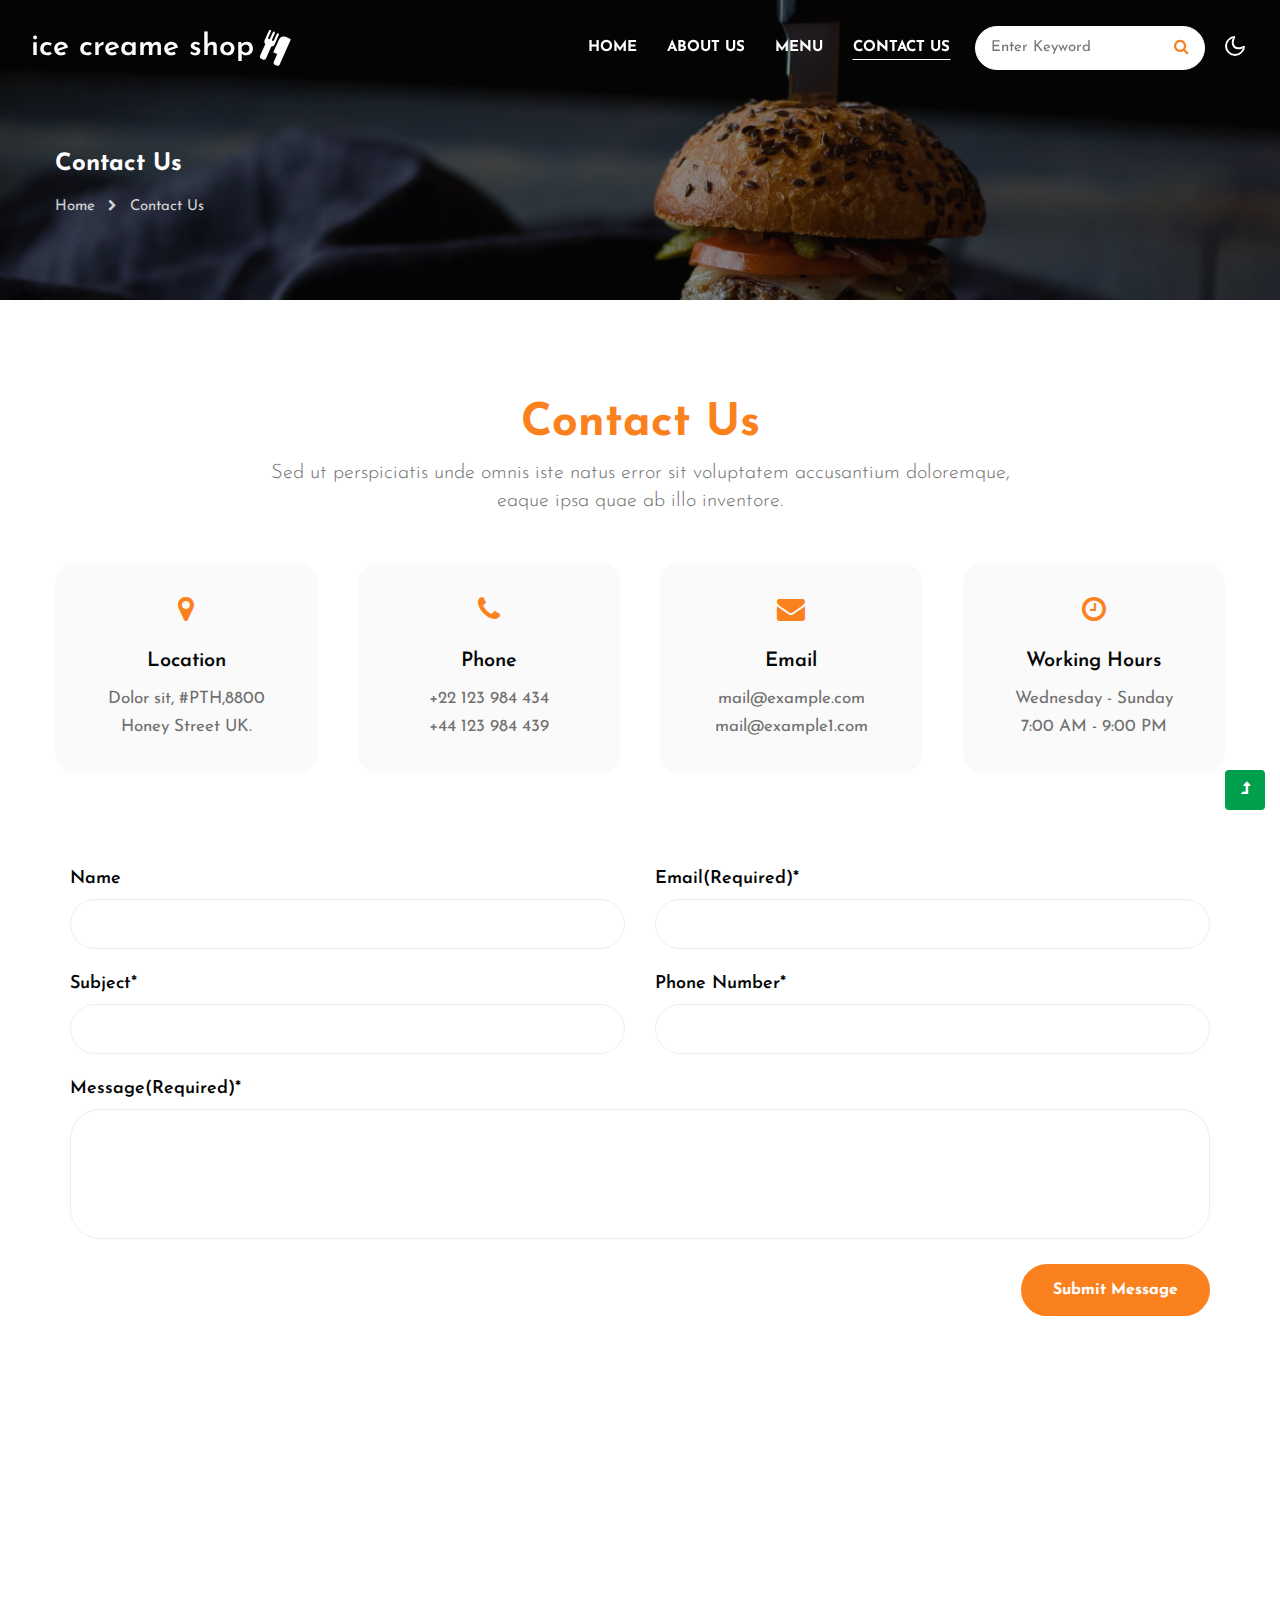
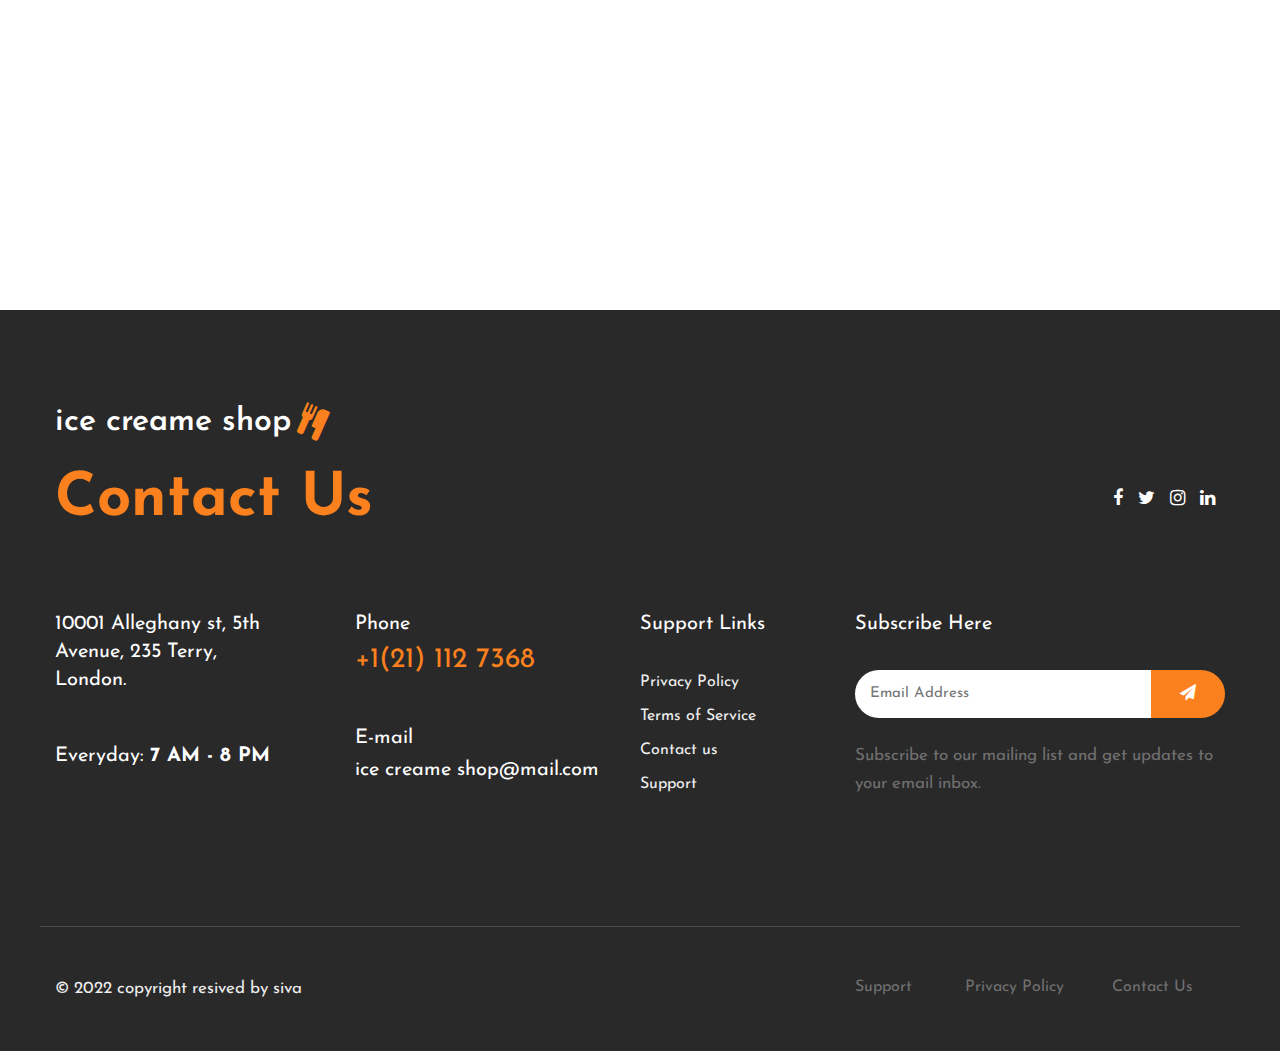
<file: contact.html>
<!doctype html>
<html lang="en">

<head>
    
    <meta charset="utf-8">
    <meta name="viewport" content="width=device-width, initial-scale=1, shrink-to-fit=no">
    <title>ice creame shop</title>
    <!-- google-fonts -->
    <link href="//fonts.googleapis.com/css2?family=Josefin+Sans:wght@100;200;300;400;500;600;700&display=swap"
        rel="stylesheet">
   
    <link rel="stylesheet" href="assets/css/style-starter.css">
</head>

<body>
    <!--header-->
    <header id="site-header" class="fixed-top">
        <div class="container-fluid">
            <nav class="navbar navbar-expand-lg stroke">
                <h1>
                    <a class="navbar-brand d-flex align-items-center" href="index.html">
                        ice creame shop <i class="fa fa-cutlery ml-2" aria-hidden="true"></i></a>
                </h1>
                <!-- if logo is image enable this   
    <a class="navbar-brand" href="#index.html">
        <img src="image-path" alt="Your logo" title="Your logo" style="height:35px;" />
    </a> -->
                <button class="navbar-toggler  collapsed bg-gradient" type="button" data-toggle="collapse"
                    data-target="#navbarTogglerDemo02" aria-controls="navbarTogglerDemo02" aria-expanded="false"
                    aria-label="Toggle navigation">
                    <span class="navbar-toggler-icon fa icon-expand fa-bars"></span>
                    <span class="navbar-toggler-icon fa icon-close fa-times"></span>
                </button>

                <div class="collapse navbar-collapse" id="navbarTogglerDemo02">
                    <ul class="navbar-nav ml-lg-auto">
                        <li class="nav-item">
                            <a class="nav-link" href="index.html">Home <span class="sr-only">(current)</span></a>
                        </li>
                        <li class="nav-item">
                            <a class="nav-link" href="about.html">About Us</a>
                        </li>
                        <li class="nav-item">
                            <a class="nav-link" href="menu.html">Menu</a>
                        </li>
                        <li class="nav-item active">
                            <a class="nav-link" href="contact.html">Contact Us</a>
                        </li>
                        <!-- search button -->
                        <div class="search-right">
                            <form action="#search" method="GET" class="search-box position-relative">
                                <div class="input-search">
                                    <input type="search" placeholder="Enter Keyword" name="search" required="required"
                                        autofocus="" class="search-popup">
                                </div>
                                <button type="submit" class="btn search-btn"><i class="fa fa-search"
                                        aria-hidden="true"></i></button>
                            </form>
                        </div>
                        <!-- //search button -->
                    </ul>
                </div>
                <!-- toggle switch for light and dark theme -->
                <div class="cont-ser-position">
                    <nav class="navigation">
                        <div class="theme-switch-wrapper">
                            <label class="theme-switch" for="checkbox">
                                <input type="checkbox" id="checkbox">
                                <div class="mode-container">
                                    <i class="gg-sun"></i>
                                    <i class="gg-moon"></i>
                                </div>
                            </label>
                        </div>
                    </nav>
                </div>
                <!-- //toggle switch for light and dark theme -->
            </nav>
        </div>
    </header>
    <!--//header-->

    <!-- inner banner -->
    <div class="inner-banner">
        <section class="w3l-breadcrumb">
            <div class="container">
                <h4 class="inner-text-title font-weight-bold text-white mb-sm-3 mb-2">Contact Us</h4>
                <ul class="breadcrumbs-custom-path">
                    <li><a href="index.html">Home</a></li>
                    <li class="active"><span class="fa fa-chevron-right mx-2" aria-hidden="true"></span> Contact Us</li>
                </ul>
            </div>
        </section>
    </div>
    <!-- //inner banner -->

    <!-- contact page -->
    <section class="w3l-contact-11 py-5" id="contact">
        <div class="container py-md-5 py-5">
            <div class="row justify-content-center text-center">
                <div class="col-md-8">
                    <div class="section-heading mb-sm-5 mb-4">
                        <h3 class="title-style mb-2">Contact Us</h3>
                        <p class="lead">
                            Sed ut perspiciatis unde omnis iste natus error sit voluptatem accusantium doloremque,
                            eaque ipsa quae ab illo inventore.
                        </p>
                    </div>
                </div>
            </div>
            <div class="d-grid contact section-gap">
                <div class="contact-info-left d-grid text-center">
                    <div class="contact-info">
                        <span class="fa fa-map-marker" aria-hidden="true"></span>
                        <h4>Location</h4>
                        <p>Dolor sit, #PTH,8800 Honey Street UK.</p>
                    </div>
                    <div class="contact-info">
                        <span class="fa fa-phone" aria-hidden="true"></span>
                        <h4>Phone</h4>
                        <p><a href="tel:+44 7834 857829">+22 123 984 434</a></p>
                        <p><a href="tel:+44 987 654 321">+44 123 984 439</a></p>
                    </div>
                    <div class="contact-info">
                        <span class="fa fa-envelope" aria-hidden="true"></span>
                        <h4>Email</h4>
                        <p><a href="mailto:mail@example.com" class="email">mail@example.com</a></p>
                        <p><a href="mailto:mail@example1.com" class="email">mail@example1.com</a></p>
                    </div>
                    <div class="contact-info">
                        <span class="fa fa-clock-o" aria-hidden="true"></span>
                        <h4>Working Hours</h4>
                        <p>Wednesday - Sunday</p>
                        <p>7:00 AM - 9:00 PM</p>
                    </div>
                </div>
            </div>
            <div class="form-41-mian mt-5 pt-lg-5 pt-md-4">
                <div class="container">
                    <div class="form-inner-cont">
                        <form action="https://sendmail.w3layouts.com/submitForm" method="post" class="signin-form">
                            <div class="row align-form-map">
                                <div class="col-sm-6 form-input">
                                    <label for="w3lName">Name</label>
                                    <input type="text" name="w3lName" id="w3lName" placeholder="" />
                                </div>
                                <div class="col-sm-6 form-input">
                                    <label for="w3lSender">Email(Required)*</label>
                                    <input type="email" name="w3lSender" id="w3lSender" placeholder="" required="" />
                                </div>
                                <div class="col-sm-6 form-input">
                                    <label for="w3lSender">Subject*</label>
                                    <input type="text" name="w3lSubect" placeholder="" class="contact-input">
                                </div>
                                <div class="col-sm-6 form-input">
                                    <label for="w3lSender">Phone Number*</label>
                                    <input type="number" name="w3lPhone" placeholder="" class="contact-input">
                                </div>
                            </div>
                            <div class="form-input">
                                <label for="w3lMessage">Message(Required)*</label>
                                <textarea placeholder="" name="w3lMessage" id="w3lMessage" required=""></textarea>
                            </div>
                            <div class="submit text-right">
                                <button type="submit" class="btn btn-style-white btn-style-primary">Submit
                                    Message</button>
                            </div>
                        </form>
                    </div>
                    <div class="map mt-5">
                        <iframe
                            src="https://www.google.com/maps/embed?pb=!1m18!1m12!1m3!1d11593.270381900502!2d1.625295237146618!3d43.412190703604765!2m3!1f0!2f0!3f0!3m2!1i1024!2i768!4f13.1!3m3!1m2!1s0x12aeec35b22ea25d%3A0xfdeadc6df532d0bf!2sLandon%2C%2031450%20Montesquieu-Lauragais%2C%20France!5e0!3m2!1sen!2sin!4v1611816123801!5m2!1sen!2sin"
                            frameborder="0" style="border:0" allowfullscreen></iframe>
                    </div>
                </div>
            </div>
        </div>
    </section>
    <!-- //contact page -->

    <!-- footer -->
    <footer class="w3l-footer-29-main">
        <div class="footer-29-w3l py-5">
            <div class="container pt-md-5 pt-4">
                <div class="w3l-footer-texthny-inf">
                    <h2>
                        <a class="d-flex align-items-center logo-2" href="index.html">
                            ice creame shop <i class="fa fa-cutlery ml-2" aria-hidden="true"></i></a>
                    </h2>
                    <div class="footer-list-cont d-flex align-items-center justify-content-between mt-md-5 mt-4 mb-5">
                        <h6 class="foot-sub-title">Contact Us</h6>

                        <div class="main-social-footer-29">
                            <a href="#facebook" class="facebook"><span class="fa fa-facebook"></span></a>
                            <a href="#twitter" class="twitter"><span class="fa fa-twitter"></span></a>
                            <a href="#instagram" class="instagram"><span class="fa fa-instagram"></span></a>
                            <a href="#linkedin" class="linkedin"><span class="fa fa-linkedin"></span></a>
                        </div>
                    </div>
                </div>
                <div class="row footer-top-29 mt-lg-5 mt-md-4 pt-md-5">
                    <div class="col-lg-3 col-sm-6">
                        <div class="address-grid">
                            <h5>10001 Alleghany st, 5th Avenue, 235 Terry, <br> London.</h5>
                            <h5 class="mt-sm-5 mt-4">Everyday: <span> 7 AM - 8 PM</span></h5>
                        </div>
                    </div>
                    <div class="col-lg-3 col-sm-6 mt-sm-0 mt-4">
                        <div class="address-grid">
                            <h5>Phone</h5>
                            <h5 class="phone-number-text mt-2"><a href="tel:+1(21) 234 4567">+1(21) 112 7368</a></h5>
                        </div>
                        <div class="address-grid mt-sm-5 mt-4">
                            <h5>E-mail</h5>
                            <h5 class="email-cont-text mt-1"> <a href="mailto:ice creame shop@mail.com"
                                    class="mail">ice creame shop@mail.com</a></h5>
                        </div>
                    </div>
                    <div class="col-lg-2 col-md-6 col-sm-5 footer-list-menu pl-lg-0 mt-lg-0 mt-sm-5 mt-4">
                        <div class="address-grid">
                            <h5 class="mb-4 pb-lg-2">Support Links</h5>
                            <ul>
                                <li><a href="#privacy">Privacy Policy</a></li>
                                <li><a href="#terms"> Terms of Service</a></li>
                                <li><a href="contact.html">Contact us</a></li>
                                <li><a href="#support"> Support</a></li>
                            </ul>
                        </div>
                    </div>
                    <div class="address-grid col-lg-4 col-md-6 col-sm-7 mt-lg-0 mt-sm-5 mt-4 w3l-footer-16-main">
                        <h5>Subscribe Here</h5>
                        <form action="#" class="subscribe d-flex mt-4 pt-lg-2 mb-4" method="post">
                            <input type="email" name="email" placeholder="Email Address" required="">
                            <button><span class="fa fa-paper-plane" aria-hidden="true"></span></button>
                        </form>
                        <p>Subscribe to our mailing list and get updates to your email inbox.</p>
                    </div>
                </div>
                <!-- copyright -->
                <div class="w3l-copyright mt-lg-5 mt-sm-4 pt-md-4 pt-3">
                    <div class="row bottom-copies pt-md-5 pt-4 mt-md-5 mt-4">
                        <p class="col-lg-8 copy-footer-29">© 2022 copyright resived by siva</p>

                        <div class="col-lg-4 footer-list-29 mt-lg-0 mt-md-4 mt-2">
                            <ul class="d-flex text-lg-right">
                                <li><a href="#support"> Support</a></li>
                                <li class="mx-lg-5 mx-md-4 mx-3"><a href="#privacy">Privacy Policy</a>
                                </li>
                                <li><a href="contact.html">Contact Us</a></li>
                            </ul>
                        </div>
                    </div>
                </div>
            </div>
        </div>
    </footer>
    <!-- //footer -->

    <!-- Js scripts -->
    <!-- move top -->
    <button onclick="topFunction()" id="movetop" title="Go to top">
        <span class="fa fa-level-up" aria-hidden="true"></span>
    </button>
    <script>
        // When the user scrolls down 20px from the top of the document, show the button
        window.onscroll = function () {
            scrollFunction()
        };

        function scrollFunction() {
            if (document.body.scrollTop > 20 || document.documentElement.scrollTop > 20) {
                document.getElementById("movetop").style.display = "block";
            } else {
                document.getElementById("movetop").style.display = "none";
            }
        }

        // When the user clicks on the button, scroll to the top of the document
        function topFunction() {
            document.body.scrollTop = 0;
            document.documentElement.scrollTop = 0;
        }
    </script>
    <!-- //move top -->

    <!-- common jquery plugin -->
    <script src="assets/js/jquery-3.3.1.min.js"></script>
    <!-- //common jquery plugin -->

    <!-- theme switch js (light and dark)-->
    <script src="assets/js/theme-change.js"></script>
    <script>
        function autoType(elementClass, typingSpeed) {
            var thhis = $(elementClass);
            thhis.css({
                "position": "relative",
                "display": "inline-block"
            });
            thhis.prepend('<div class="cursor" style="right: initial; left:0;"></div>');
            thhis = thhis.find(".text-js");
            var text = thhis.text().trim().split('');
            var amntOfChars = text.length;
            var newString = "";
            thhis.text("|");
            setTimeout(function () {
                thhis.css("opacity", 1);
                thhis.prev().removeAttr("style");
                thhis.text("");
                for (var i = 0; i < amntOfChars; i++) {
                    (function (i, char) {
                        setTimeout(function () {
                            newString += char;
                            thhis.text(newString);
                        }, i * typingSpeed);
                    })(i + 1, text[i]);
                }
            }, 1500);
        }

        $(document).ready(function () {
            // Now to start autoTyping just call the autoType function with the 
            // class of outer div
            // The second paramter is the speed between each letter is typed.   
            autoType(".type-js", 200);
        });
    </script>
    <!-- //theme switch js (light and dark)-->

    <!-- MENU-JS -->
    <script>
        $(window).on("scroll", function () {
            var scroll = $(window).scrollTop();

            if (scroll >= 80) {
                $("#site-header").addClass("nav-fixed");
            } else {
                $("#site-header").removeClass("nav-fixed");
            }
        });

        //Main navigation Active Class Add Remove
        $(".navbar-toggler").on("click", function () {
            $("header").toggleClass("active");
        });
        $(document).on("ready", function () {
            if ($(window).width() > 991) {
                $("header").removeClass("active");
            }
            $(window).on("resize", function () {
                if ($(window).width() > 991) {
                    $("header").removeClass("active");
                }
            });
        });
    </script>
    <!-- //MENU-JS -->

    <!-- disable body scroll which navbar is in active -->
    <script>
        $(function () {
            $('.navbar-toggler').click(function () {
                $('body').toggleClass('noscroll');
            })
        });
    </script>
    <!-- //disable body scroll which navbar is in active -->

    <!--bootstrap-->
    <script src="assets/js/bootstrap.min.js"></script>
    <!-- //bootstrap-->
    <!-- //Js scripts -->
</body>

</html>
</file>
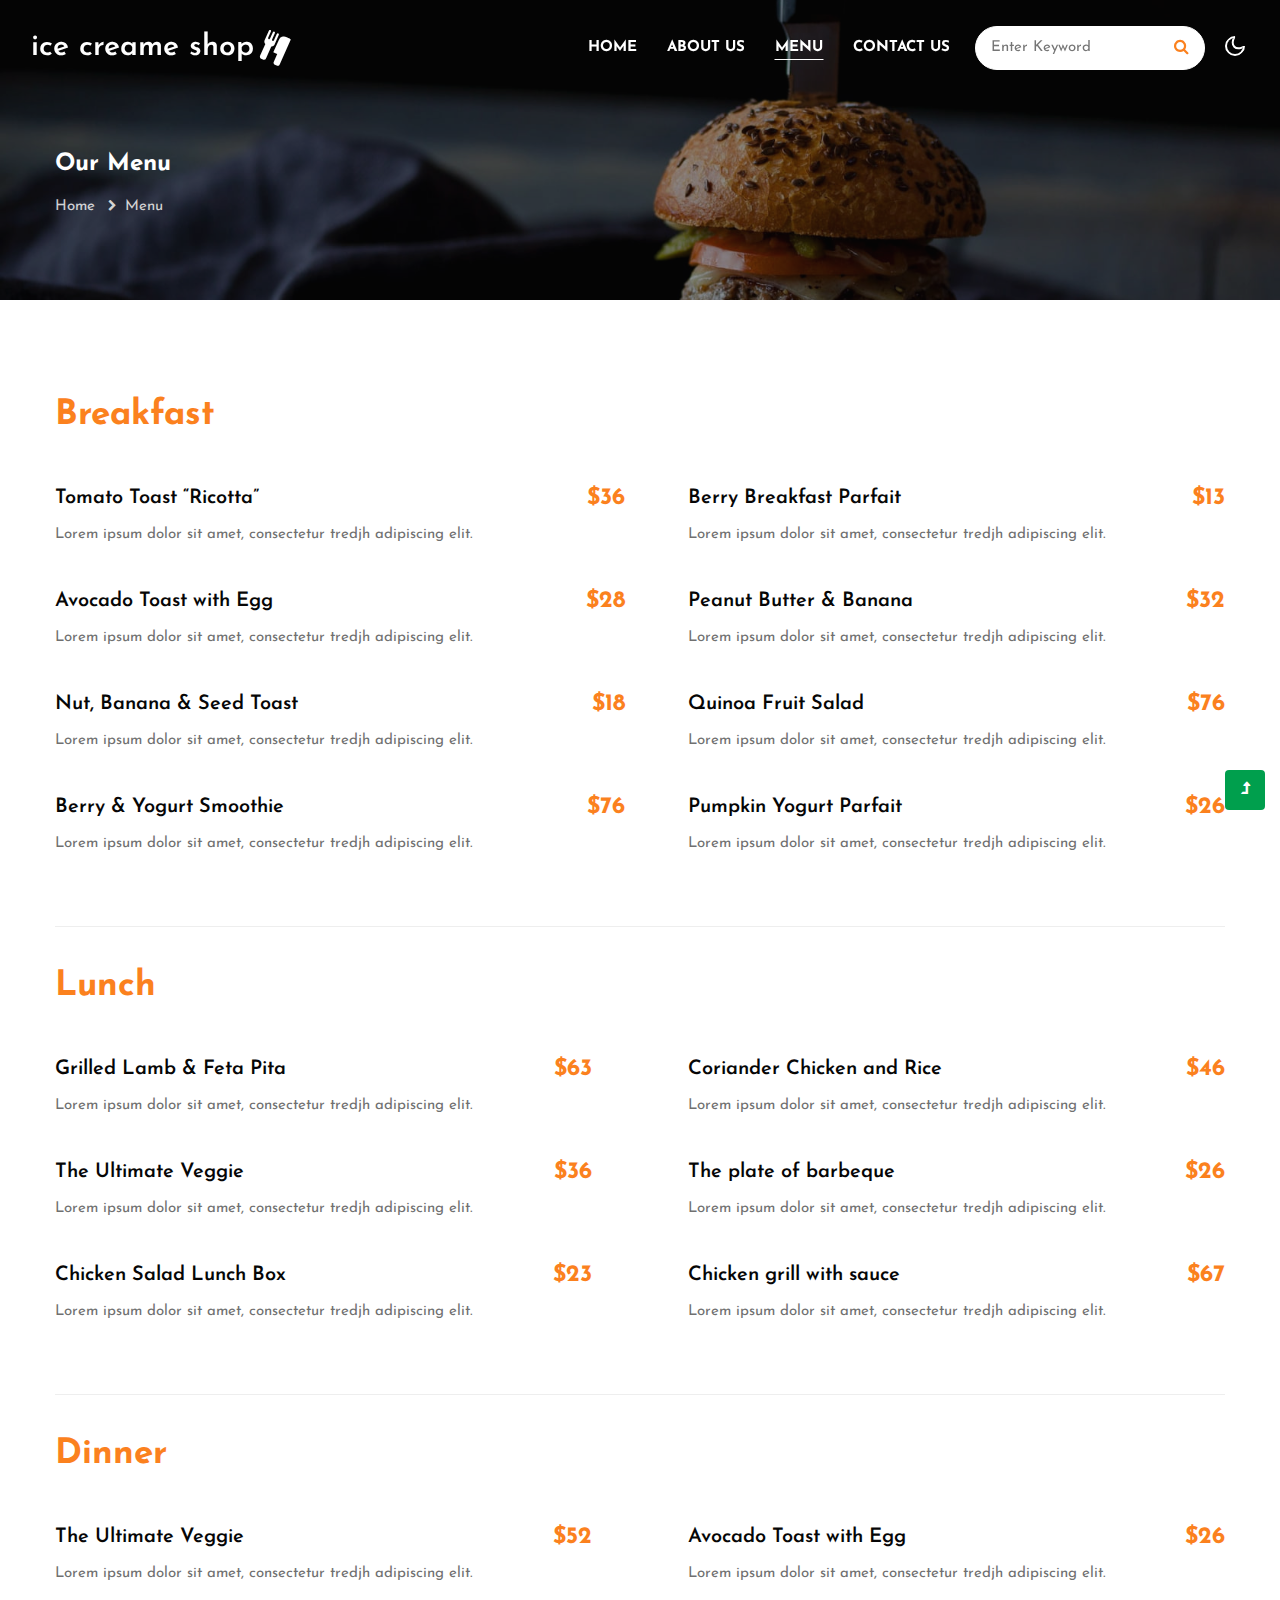
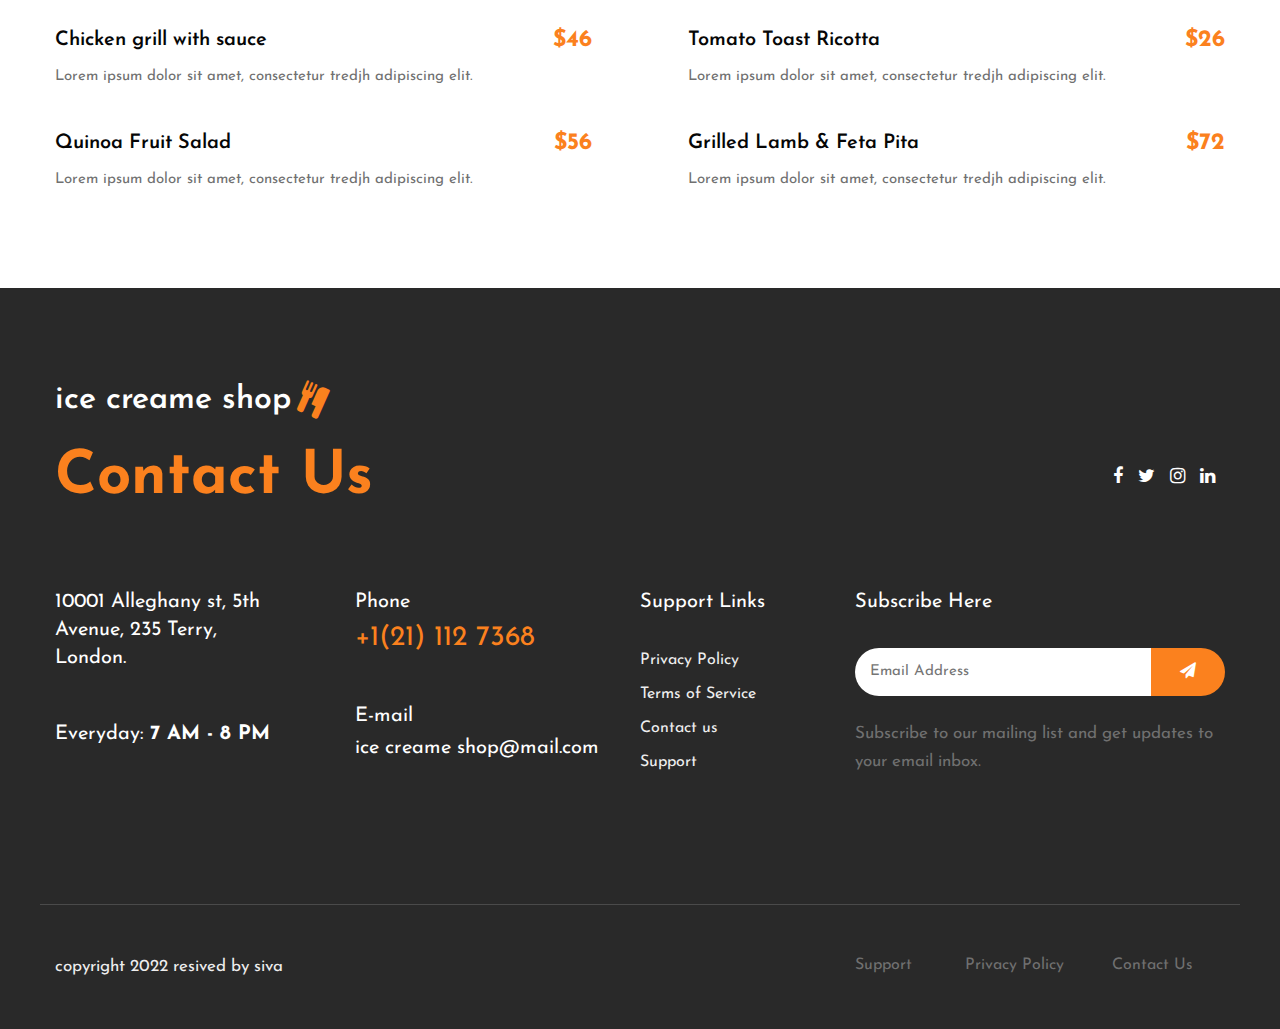
<file: menu.html>
<!doctype html>
<html lang="en">

<head>
    <!-- Required meta tags -->
    <meta charset="utf-8">
    <meta name="viewport" content="width=device-width, initial-scale=1, shrink-to-fit=no">
    <title>ice creame shop </title>
    <!-- google-fonts -->
    <link href="//fonts.googleapis.com/css2?family=Josefin+Sans:wght@100;200;300;400;500;600;700&display=swap"
        rel="stylesheet">
    <!-- //google-fonts -->
    <!-- Template CSS Style link -->
    <link rel="stylesheet" href="assets/css/style-starter.css">
</head>

<body>
    <!--header-->
    <header id="site-header" class="fixed-top">
        <div class="container-fluid">
            <nav class="navbar navbar-expand-lg stroke">
                <h1>
                    <a class="navbar-brand d-flex align-items-center" href="index.html">
                        ice creame shop <i class="fa fa-cutlery ml-2" aria-hidden="true"></i></a>
                </h1>
                <!-- if logo is image enable this   
    <a class="navbar-brand" href="#index.html">
        <img src="image-path" alt="Your logo" title="Your logo" style="height:35px;" />
    </a> -->
                <button class="navbar-toggler  collapsed bg-gradient" type="button" data-toggle="collapse"
                    data-target="#navbarTogglerDemo02" aria-controls="navbarTogglerDemo02" aria-expanded="false"
                    aria-label="Toggle navigation">
                    <span class="navbar-toggler-icon fa icon-expand fa-bars"></span>
                    <span class="navbar-toggler-icon fa icon-close fa-times"></span>
                </button>

                <div class="collapse navbar-collapse" id="navbarTogglerDemo02">
                    <ul class="navbar-nav ml-lg-auto">
                        <li class="nav-item">
                            <a class="nav-link" href="index.html">Home <span class="sr-only">(current)</span></a>
                        </li>
                        <li class="nav-item">
                            <a class="nav-link" href="about.html">About Us</a>
                        </li>
                        <li class="nav-item active">
                            <a class="nav-link" href="menu.html">Menu</a>
                        </li>
                        <li class="nav-item">
                            <a class="nav-link" href="contact.html">Contact Us</a>
                        </li>
                        <!-- search button -->
                        <div class="search-right">
                            <form action="#search" method="GET" class="search-box position-relative">
                                <div class="input-search">
                                    <input type="search" placeholder="Enter Keyword" name="search" required="required"
                                        autofocus="" class="search-popup">
                                </div>
                                <button type="submit" class="btn search-btn"><i class="fa fa-search"
                                        aria-hidden="true"></i></button>
                            </form>
                        </div>
                        <!-- //search button -->
                    </ul>
                </div>
                <!-- toggle switch for light and dark theme -->
                <div class="cont-ser-position">
                    <nav class="navigation">
                        <div class="theme-switch-wrapper">
                            <label class="theme-switch" for="checkbox">
                                <input type="checkbox" id="checkbox">
                                <div class="mode-container">
                                    <i class="gg-sun"></i>
                                    <i class="gg-moon"></i>
                                </div>
                            </label>
                        </div>
                    </nav>
                </div>
                <!-- //toggle switch for light and dark theme -->
            </nav>
        </div>
    </header>
    <!--//header-->

    <!-- inner banner -->
    <div class="inner-banner">
        <div class="w3l-breadcrumb">
            <div class="container">
                <h4 class="inner-text-title font-weight-bold text-white mb-sm-3 mb-2">Our Menu</h4>
                <ul class="breadcrumbs-custom-path">
                    <li><a href="index.html">Home</a></li>
                    <li class="active"><span class="fa fa-chevron-right mx-2" aria-hidden="true"></span>Menu</li>
                </ul>
            </div>
        </div>
    </div>
    <!-- //inner banner -->

    <!-- menu -->
    <div class="menu-w3ls py-5" id="menu">
        <div class="container py-md-5 py-4">
            <h3 class="title-big mb-2">Breakfast</h3>
            <div class="row menu-body">
                <!-- Section starts: Breakfast -->
                <div class="col-lg-6 menu-section">
                    <!-- Item starts -->
                    <div class="menu-item">
                        <div class="row no-gutters">
                            <div class="col-9 menu-item-name">
                                <h6>Tomato Toast “Ricotta”</h6>
                            </div>
                            <div class="col-3 menu-item-price text-right">
                                <h6>$36</h6>
                            </div>
                        </div>
                        <div class="menu-item-description">
                            <p>Lorem ipsum dolor sit amet, consectetur tredjh adipiscing elit.</p>
                        </div>
                    </div>
                    <!-- Item ends -->
                    <!-- Item starts -->
                    <div class="menu-item">
                        <div class="row no-gutters">
                            <div class="col-9 menu-item-name">
                                <h6>Avocado Toast with Egg</h6>
                            </div>
                            <div class="col-3 menu-item-price text-right">
                                <h6>$28</h6>
                            </div>
                        </div>
                        <div class="menu-item-description">
                            <p>Lorem ipsum dolor sit amet, consectetur tredjh adipiscing elit.</p>
                        </div>
                    </div>
                    <!-- Item ends -->
                    <!-- Item starts -->
                    <div class="menu-item">
                        <div class="row no-gutters">
                            <div class="col-9 menu-item-name">
                                <h6>Nut, Banana & Seed Toast</h6>
                            </div>
                            <div class="col-3 menu-item-price text-right">
                                <h6>$18</h6>
                            </div>
                        </div>
                        <div class="menu-item-description">
                            <p>Lorem ipsum dolor sit amet, consectetur tredjh adipiscing elit.</p>
                        </div>
                    </div>
                    <!-- Item ends -->
                    <!-- Item starts -->
                    <div class="menu-item">
                        <div class="row no-gutters">
                            <div class="col-9 menu-item-name">
                                <h6>Berry & Yogurt Smoothie</h6>
                            </div>
                            <div class="col-3 menu-item-price text-right">
                                <h6>$76</h6>
                            </div>
                        </div>
                        <div class="menu-item-description">
                            <p>Lorem ipsum dolor sit amet, consectetur tredjh adipiscing elit.</p>
                        </div>
                    </div>
                    <!-- Item ends -->
                </div>
                <!-- Section ends: Breakfast -->

                <!-- Section starts: Breakfast -->
                <div class="col-lg-6 menu-section pl-lg-5">
                    <!-- Item starts -->
                    <div class="menu-item">
                        <div class="row no-gutters">
                            <div class="col-9 menu-item-name">
                                <h6>Berry Breakfast Parfait</h6>
                            </div>
                            <div class="col-3 menu-item-price text-right">
                                <h6>$13</h6>
                            </div>
                        </div>
                        <div class="menu-item-description">
                            <p>Lorem ipsum dolor sit amet, consectetur tredjh adipiscing elit.</p>
                        </div>
                    </div>
                    <!-- Item ends -->
                    <!-- Item starts -->
                    <div class="menu-item">
                        <div class="row no-gutters">
                            <div class="col-9 menu-item-name">
                                <h6>Peanut Butter & Banana</h6>
                            </div>
                            <div class="col-3 menu-item-price text-right">
                                <h6>$32</h6>
                            </div>
                        </div>
                        <div class="menu-item-description">
                            <p>Lorem ipsum dolor sit amet, consectetur tredjh adipiscing elit.</p>
                        </div>
                    </div>
                    <!-- Item ends -->
                    <!-- Item starts -->
                    <div class="menu-item">
                        <div class="row no-gutters">
                            <div class="col-9 menu-item-name">
                                <h6>Quinoa Fruit Salad</h6>
                            </div>
                            <div class="col-3 menu-item-price text-right">
                                <h6>$76</h6>
                            </div>
                        </div>
                        <div class="menu-item-description">
                            <p>Lorem ipsum dolor sit amet, consectetur tredjh adipiscing elit.</p>
                        </div>
                    </div>
                    <!-- Item ends -->
                    <!-- Item starts -->
                    <div class="menu-item">
                        <div class="row no-gutters">
                            <div class="col-9 menu-item-name">
                                <h6>Pumpkin Yogurt Parfait</h6>
                            </div>
                            <div class="col-3 menu-item-price text-right">
                                <h6>$26</h6>
                            </div>
                        </div>
                        <div class="menu-item-description">
                            <p>Lorem ipsum dolor sit amet, consectetur tredjh adipiscing elit.</p>
                        </div>
                    </div>
                    <!-- Item ends -->
                </div>
                <!-- Section ends: Breakfast -->
            </div>

            <div class="another-sec">
                <h3 class="title-big mb-2">Lunch</h3>
                <div class="row menu-body">
                    <!-- Section starts: Lunch -->
                    <div class="col-lg-6 menu-section pr-lg-5">
                        <!-- Item starts -->
                        <div class="menu-item">
                            <div class="row no-gutters">
                                <div class="col-9 menu-item-name">
                                    <h6>Grilled Lamb & Feta Pita</h6>
                                </div>
                                <div class="col-3 menu-item-price text-right">
                                    <h6>$63</h6>
                                </div>
                            </div>
                            <div class="menu-item-description">
                                <p>Lorem ipsum dolor sit amet, consectetur tredjh adipiscing elit.</p>
                            </div>
                        </div>
                        <!-- Item ends -->
                        <!-- Item starts -->
                        <div class="menu-item">
                            <div class="row no-gutters">
                                <div class="col-9 menu-item-name">
                                    <h6>The Ultimate Veggie</h6>
                                </div>
                                <div class="col-3 menu-item-price text-right">
                                    <h6>$36</h6>
                                </div>
                            </div>
                            <div class="menu-item-description">
                                <p>Lorem ipsum dolor sit amet, consectetur tredjh adipiscing elit.</p>
                            </div>
                        </div>
                        <!-- Item ends -->
                        <!-- Item starts -->
                        <div class="menu-item">
                            <div class="row no-gutters">
                                <div class="col-9 menu-item-name">
                                    <h6>Chicken Salad Lunch Box</h6>
                                </div>
                                <div class="col-3 menu-item-price text-right">
                                    <h6>$23</h6>
                                </div>
                            </div>
                            <div class="menu-item-description">
                                <p>Lorem ipsum dolor sit amet, consectetur tredjh adipiscing elit.</p>
                            </div>
                        </div>
                        <!-- Item ends -->
                    </div>
                    <!-- Section ends: Lunch -->

                    <!-- Section starts: Lunch -->
                    <div class="col-lg-6 menu-section pl-lg-5">
                        <!-- Item starts -->
                        <div class="menu-item">
                            <div class="row no-gutters">
                                <div class="col-9 menu-item-name">
                                    <h6>Coriander Chicken and Rice</h6>
                                </div>
                                <div class="col-3 menu-item-price text-right">
                                    <h6>$46</h6>
                                </div>
                            </div>
                            <div class="menu-item-description">
                                <p>Lorem ipsum dolor sit amet, consectetur tredjh adipiscing elit.</p>
                            </div>
                        </div>
                        <!-- Item ends -->
                        <!-- Item starts -->
                        <div class="menu-item">
                            <div class="row no-gutters">
                                <div class="col-9 menu-item-name">
                                    <h6>The plate of barbeque</h6>
                                </div>
                                <div class="col-3 menu-item-price text-right">
                                    <h6>$26</h6>
                                </div>
                            </div>
                            <div class="menu-item-description">
                                <p>Lorem ipsum dolor sit amet, consectetur tredjh adipiscing elit.</p>
                            </div>
                        </div>
                        <!-- Item ends -->
                        <!-- Item starts -->
                        <div class="menu-item">
                            <div class="row no-gutters">
                                <div class="col-9 menu-item-name">
                                    <h6>Chicken grill with sauce</h6>
                                </div>
                                <div class="col-3 menu-item-price text-right">
                                    <h6>$67</h6>
                                </div>
                            </div>
                            <div class="menu-item-description">
                                <p>Lorem ipsum dolor sit amet, consectetur tredjh adipiscing elit.</p>
                            </div>
                        </div>
                        <!-- Item ends -->
                    </div>
                    <!-- Section ends: Lunch -->
                </div>
            </div>

            <div class="another-sec">
                <h3 class="title-big mb-2">Dinner</h3>
                <div class="row menu-body">
                    <!-- Section starts: Dinner -->
                    <div class="col-lg-6 menu-section pr-lg-5">
                        <!-- Item starts -->
                        <div class="menu-item">
                            <div class="row no-gutters">
                                <div class="col-9 menu-item-name">
                                    <h6>The Ultimate Veggie</h6>
                                </div>
                                <div class="col-3 menu-item-price text-right">
                                    <h6>$52</h6>
                                </div>
                            </div>
                            <div class="menu-item-description">
                                <p>Lorem ipsum dolor sit amet, consectetur tredjh adipiscing elit.</p>
                            </div>
                        </div>
                        <!-- Item ends -->
                        <!-- Item starts -->
                        <div class="menu-item">
                            <div class="row no-gutters">
                                <div class="col-9 menu-item-name">
                                    <h6>Chicken grill with sauce</h6>
                                </div>
                                <div class="col-3 menu-item-price text-right">
                                    <h6>$46</h6>
                                </div>
                            </div>
                            <div class="menu-item-description">
                                <p>Lorem ipsum dolor sit amet, consectetur tredjh adipiscing elit.</p>
                            </div>
                        </div>
                        <!-- Item ends -->
                        <!-- Item starts -->
                        <div class="menu-item">
                            <div class="row no-gutters">
                                <div class="col-9 menu-item-name">
                                    <h6>Quinoa Fruit Salad</h6>
                                </div>
                                <div class="col-3 menu-item-price text-right">
                                    <h6>$56</h6>
                                </div>
                            </div>
                            <div class="menu-item-description">
                                <p>Lorem ipsum dolor sit amet, consectetur tredjh adipiscing elit.</p>
                            </div>
                        </div>
                        <!-- Item ends -->
                    </div>
                    <!-- Section ends: Dinner -->

                    <!-- Section starts: Dinner -->
                    <div class="col-lg-6 menu-section pl-lg-5">
                        <!-- Item starts -->
                        <div class="menu-item">
                            <div class="row no-gutters">
                                <div class="col-9 menu-item-name">
                                    <h6>Avocado Toast with Egg</h6>
                                </div>
                                <div class="col-3 menu-item-price text-right">
                                    <h6>$26</h6>
                                </div>
                            </div>
                            <div class="menu-item-description">
                                <p>Lorem ipsum dolor sit amet, consectetur tredjh adipiscing elit.</p>
                            </div>
                        </div>
                        <!-- Item ends -->
                        <!-- Item starts -->
                        <div class="menu-item">
                            <div class="row no-gutters">
                                <div class="col-9 menu-item-name">
                                    <h6>Tomato Toast Ricotta</h6>
                                </div>
                                <div class="col-3 menu-item-price text-right">
                                    <h6>$26</h6>
                                </div>
                            </div>
                            <div class="menu-item-description">
                                <p>Lorem ipsum dolor sit amet, consectetur tredjh adipiscing elit.</p>
                            </div>
                        </div>
                        <!-- Item ends -->
                        <!-- Item starts -->
                        <div class="menu-item">
                            <div class="row no-gutters">
                                <div class="col-9 menu-item-name">
                                    <h6>Grilled Lamb & Feta Pita</h6>
                                </div>
                                <div class="col-3 menu-item-price text-right">
                                    <h6>$72</h6>
                                </div>
                            </div>
                            <div class="menu-item-description">
                                <p>Lorem ipsum dolor sit amet, consectetur tredjh adipiscing elit.</p>
                            </div>
                        </div>
                        <!-- Item ends -->
                    </div>
                    <!-- Section ends: Dinner -->
                </div>
            </div>
        </div>
    </div>
    <!-- //menu -->

    <!-- footer -->
    <footer class="w3l-footer-29-main">
        <div class="footer-29-w3l py-5">
            <div class="container pt-md-5 pt-4">
                <div class="w3l-footer-texthny-inf">
                    <h2>
                        <a class="d-flex align-items-center logo-2" href="index.html">
                            ice creame shop <i class="fa fa-cutlery ml-2" aria-hidden="true"></i></a>
                    </h2>
                    <div class="footer-list-cont d-flex align-items-center justify-content-between mt-md-5 mt-4 mb-5">
                        <h6 class="foot-sub-title">Contact Us</h6>

                        <div class="main-social-footer-29">
                            <a href="#facebook" class="facebook"><span class="fa fa-facebook"></span></a>
                            <a href="#twitter" class="twitter"><span class="fa fa-twitter"></span></a>
                            <a href="#instagram" class="instagram"><span class="fa fa-instagram"></span></a>
                            <a href="#linkedin" class="linkedin"><span class="fa fa-linkedin"></span></a>
                        </div>
                    </div>
                </div>
                <div class="row footer-top-29 mt-lg-5 mt-md-4 pt-md-5">
                    <div class="col-lg-3 col-sm-6">
                        <div class="address-grid">
                            <h5>10001 Alleghany st, 5th Avenue, 235 Terry, <br> London.</h5>
                            <h5 class="mt-sm-5 mt-4">Everyday: <span> 7 AM - 8 PM</span></h5>
                        </div>
                    </div>
                    <div class="col-lg-3 col-sm-6 mt-sm-0 mt-4">
                        <div class="address-grid">
                            <h5>Phone</h5>
                            <h5 class="phone-number-text mt-2"><a href="tel:+1(21) 234 4567">+1(21) 112 7368</a></h5>
                        </div>
                        <div class="address-grid mt-sm-5 mt-4">
                            <h5>E-mail</h5>
                            <h5 class="email-cont-text mt-1"> <a href="mailto:ice creame shop@mail.com"
                                    class="mail">ice creame shop@mail.com</a></h5>
                        </div>
                    </div>
                    <div class="col-lg-2 col-md-6 col-sm-5 footer-list-menu pl-lg-0 mt-lg-0 mt-sm-5 mt-4">
                        <div class="address-grid">
                            <h5 class="mb-4 pb-lg-2">Support Links</h5>
                            <ul>
                                <li><a href="#privacy">Privacy Policy</a></li>
                                <li><a href="#terms"> Terms of Service</a></li>
                                <li><a href="contact.html">Contact us</a></li>
                                <li><a href="#support"> Support</a></li>
                            </ul>
                        </div>
                    </div>
                    <div class="address-grid col-lg-4 col-md-6 col-sm-7 mt-lg-0 mt-sm-5 mt-4 w3l-footer-16-main">
                        <h5>Subscribe Here</h5>
                        <form action="#" class="subscribe d-flex mt-4 pt-lg-2 mb-4" method="post">
                            <input type="email" name="email" placeholder="Email Address" required="">
                            <button><span class="fa fa-paper-plane" aria-hidden="true"></span></button>
                        </form>
                        <p>Subscribe to our mailing list and get updates to your email inbox.</p>
                    </div>
                </div>
                <!-- copyright -->
                <div class="w3l-copyright mt-lg-5 mt-sm-4 pt-md-4 pt-3">
                    <div class="row bottom-copies pt-md-5 pt-4 mt-md-5 mt-4">
                        <p class="col-lg-8 copy-footer-29">copyright 2022 resived by siva</p>

                        <div class="col-lg-4 footer-list-29 mt-lg-0 mt-md-4 mt-2">
                            <ul class="d-flex text-lg-right">
                                <li><a href="#support"> Support</a></li>
                                <li class="mx-lg-5 mx-md-4 mx-3"><a href="#privacy">Privacy Policy</a>
                                </li>
                                <li><a href="contact.html">Contact Us</a></li>
                            </ul>
                        </div>
                    </div>
                </div>
            </div>
        </div>
    </footer>
    <!-- //footer -->

    <!-- Js scripts -->
    <!-- move top -->
    <button onclick="topFunction()" id="movetop" title="Go to top">
        <span class="fa fa-level-up" aria-hidden="true"></span>
    </button>
    <script>
        // When the user scrolls down 20px from the top of the document, show the button
        window.onscroll = function () {
            scrollFunction()
        };

        function scrollFunction() {
            if (document.body.scrollTop > 20 || document.documentElement.scrollTop > 20) {
                document.getElementById("movetop").style.display = "block";
            } else {
                document.getElementById("movetop").style.display = "none";
            }
        }

        // When the user clicks on the button, scroll to the top of the document
        function topFunction() {
            document.body.scrollTop = 0;
            document.documentElement.scrollTop = 0;
        }
    </script>
    <!-- //move top -->

    <!-- common jquery plugin -->
    <script src="assets/js/jquery-3.3.1.min.js"></script>
    <!-- //common jquery plugin -->

    <!-- theme switch js (light and dark)-->
    <script src="assets/js/theme-change.js"></script>
    <script>
        function autoType(elementClass, typingSpeed) {
            var thhis = $(elementClass);
            thhis.css({
                "position": "relative",
                "display": "inline-block"
            });
            thhis.prepend('<div class="cursor" style="right: initial; left:0;"></div>');
            thhis = thhis.find(".text-js");
            var text = thhis.text().trim().split('');
            var amntOfChars = text.length;
            var newString = "";
            thhis.text("|");
            setTimeout(function () {
                thhis.css("opacity", 1);
                thhis.prev().removeAttr("style");
                thhis.text("");
                for (var i = 0; i < amntOfChars; i++) {
                    (function (i, char) {
                        setTimeout(function () {
                            newString += char;
                            thhis.text(newString);
                        }, i * typingSpeed);
                    })(i + 1, text[i]);
                }
            }, 1500);
        }

        $(document).ready(function () {
            // Now to start autoTyping just call the autoType function with the 
            // class of outer div
            // The second paramter is the speed between each letter is typed.   
            autoType(".type-js", 200);
        });
    </script>
    <!-- //theme switch js (light and dark)-->

    <!-- MENU-JS -->
    <script>
        $(window).on("scroll", function () {
            var scroll = $(window).scrollTop();

            if (scroll >= 80) {
                $("#site-header").addClass("nav-fixed");
            } else {
                $("#site-header").removeClass("nav-fixed");
            }
        });

        //Main navigation Active Class Add Remove
        $(".navbar-toggler").on("click", function () {
            $("header").toggleClass("active");
        });
        $(document).on("ready", function () {
            if ($(window).width() > 991) {
                $("header").removeClass("active");
            }
            $(window).on("resize", function () {
                if ($(window).width() > 991) {
                    $("header").removeClass("active");
                }
            });
        });
    </script>
    <!-- //MENU-JS -->

    <!-- disable body scroll which navbar is in active -->
    <script>
        $(function () {
            $('.navbar-toggler').click(function () {
                $('body').toggleClass('noscroll');
            })
        });
    </script>
    <!-- //disable body scroll which navbar is in active -->

    <!--bootstrap-->
    <script src="assets/js/bootstrap.min.js"></script>
    <!-- //bootstrap-->
    <!-- //Js scripts -->
</body>

</html>
</file>
<file: assets/css/style-starter.css>
:root {
  --blue: #007bff;
  --indigo: #6610f2;
  --purple: #6f42c1;
  --pink: #e83e8c;
  --red: #dc3545;
  --orange: #fd7e14;
  --yellow: #ffc107;
  --green: #28a745;
  --teal: #20c997;
  --cyan: #17a2b8;
  --white: #fff;
  --gray: #6c757d;
  --gray-dark: #343a40;
  --primary: #ff4c4c;
  --secondary: #e71d36;
  --success: #28a745;
  --info: #17a2b8;
  --warning: #ffc107;
  --danger: #dc3545;
  --light: #f8f9fa;
  --dark: #343a40;
  --breakpoint-xs: 0;
  --breakpoint-sm: 576px;
  --breakpoint-md: 768px;
  --breakpoint-lg: 992px;
  --breakpoint-xl: 1200px;
  --font-family-sans-serif: -apple-system, BlinkMacSystemFont, "Segoe UI", Roboto, "Helvetica Neue", Arial, "Noto Sans", sans-serif, "Apple Color Emoji", "Segoe UI Emoji", "Segoe UI Symbol", "Noto Color Emoji";
  --font-family-monospace: SFMono-Regular, Menlo, Monaco, Consolas, "Liberation Mono", "Courier New", monospace;
}

*,
*::before,
*::after {
  box-sizing: border-box;
}

html {
  font-family: sans-serif;
  line-height: 1.15;
  -webkit-text-size-adjust: 100%;
  -webkit-tap-highlight-color: rgba(0, 0, 0, 0);
}

article,
aside,
figcaption,
figure,
footer,
header,
hgroup,
main,
nav,
section {
  display: block;
}

body {
  margin: 0;
  font-family: -apple-system, BlinkMacSystemFont, "Segoe UI", Roboto, "Helvetica Neue", Arial, "Noto Sans", sans-serif, "Apple Color Emoji", "Segoe UI Emoji", "Segoe UI Symbol", "Noto Color Emoji";
  font-size: 1rem;
  font-weight: 400;
  line-height: 1.5;
  color: #212529;
  text-align: left;
  background-color: #fff;
}

[tabindex="-1"]:focus:not(:focus-visible) {
  outline: 0 !important;
}

hr {
  box-sizing: content-box;
  height: 0;
  overflow: visible;
}

h1,
h2,
h3,
h4,
h5,
h6 {
  margin-top: 0;
  margin-bottom: 0.5rem;
}

p {
  margin-top: 0;
  margin-bottom: 1rem;
}

abbr[title],
abbr[data-original-title] {
  text-decoration: underline;
  -webkit-text-decoration: underline dotted;
  text-decoration: underline dotted;
  cursor: help;
  border-bottom: 0;
  -webkit-text-decoration-skip-ink: none;
  text-decoration-skip-ink: none;
}

address {
  margin-bottom: 1rem;
  font-style: normal;
  line-height: inherit;
}

ol,
ul,
dl {
  margin-top: 0;
  margin-bottom: 1rem;
}

ol ol,
ul ul,
ol ul,
ul ol {
  margin-bottom: 0;
}

dt {
  font-weight: 600;
}

dd {
  margin-bottom: .5rem;
  margin-left: 0;
}

blockquote {
  margin: 0 0 1rem;
}

b,
strong {
  font-weight: bolder;
}

small {
  font-size: 80%;
}

sub,
sup {
  position: relative;
  font-size: 75%;
  line-height: 0;
  vertical-align: baseline;
}

sub {
  bottom: -.25em;
}

sup {
  top: -.5em;
}

a {
  color: var(--font-color);
  text-decoration: none;
  background-color: transparent;
}

a:hover {
  color: var(--primary-color);
  text-decoration: underline;
}

a,
a:hover,
button,
button:hover {
  text-decoration: none;
  transition: .5s all;
  -moz-transition: .5s all;
}

a:not([href]) {
  color: inherit;
  text-decoration: none;
}

a:not([href]):hover {
  color: inherit;
  text-decoration: none;
}

pre,
code,
kbd,
samp {
  font-family: SFMono-Regular, Menlo, Monaco, Consolas, "Liberation Mono", "Courier New", monospace;
  font-size: 1em;
}

pre {
  margin-top: 0;
  margin-bottom: 1rem;
  overflow: auto;
}

figure {
  margin: 0 0 1rem;
}

img {
  vertical-align: middle;
  border-style: none;
}

svg {
  overflow: hidden;
  vertical-align: middle;
}

table {
  border-collapse: collapse;
}

caption {
  padding-top: 0.75rem;
  padding-bottom: 0.75rem;
  color: #6c757d;
  text-align: left;
  caption-side: bottom;
}

th {
  text-align: inherit;
}

label {
  display: inline-block;
  margin-bottom: 0.5rem;
}

button {
  border-radius: 0;
}

button:focus {
  outline: 1px dotted;
  outline: 5px auto -webkit-focus-ring-color;
}

input,
button,
select,
optgroup,
textarea {
  margin: 0;
  font-family: inherit;
  font-size: inherit;
  line-height: inherit;
}

button,
input {
  overflow: visible;
}

button,
select {
  text-transform: none;
}

select {
  word-wrap: normal;
}

button,
[type="button"],
[type="reset"],
[type="submit"] {
  -webkit-appearance: button;
}

button:not(:disabled),
[type="button"]:not(:disabled),
[type="reset"]:not(:disabled),
[type="submit"]:not(:disabled) {
  cursor: pointer;
}

button::-moz-focus-inner,
[type="button"]::-moz-focus-inner,
[type="reset"]::-moz-focus-inner,
[type="submit"]::-moz-focus-inner {
  padding: 0;
  border-style: none;
}

input[type="radio"],
input[type="checkbox"] {
  box-sizing: border-box;
  padding: 0;
}

input[type="date"],
input[type="time"],
input[type="datetime-local"],
input[type="month"] {
  -webkit-appearance: listbox;
}

textarea {
  overflow: auto;
  resize: vertical;
}

fieldset {
  min-width: 0;
  padding: 0;
  margin: 0;
  border: 0;
}

legend {
  display: block;
  width: 100%;
  max-width: 100%;
  padding: 0;
  margin-bottom: .5rem;
  font-size: 1.5rem;
  line-height: inherit;
  color: inherit;
  white-space: normal;
}

@media (max-width: 1200px) {
  legend {
    font-size: calc(1.275rem + 0.3vw);
  }
}

progress {
  vertical-align: baseline;
}

[type="number"]::-webkit-inner-spin-button,
[type="number"]::-webkit-outer-spin-button {
  height: auto;
}

[type="search"] {
  outline-offset: -2px;
  -webkit-appearance: none;
}

[type="search"]::-webkit-search-decoration {
  -webkit-appearance: none;
}

::-webkit-file-upload-button {
  font: inherit;
  -webkit-appearance: button;
}

output {
  display: inline-block;
}

summary {
  display: list-item;
  cursor: pointer;
}

template {
  display: none;
}

[hidden] {
  display: none !important;
}

h1,
h2,
h3,
h4,
h5,
h6,
.h1,
.h2,
.h3,
.h4,
.h5,
.h6 {
  margin-bottom: 0.5rem;
  font-weight: 400;
  line-height: 28px;
}

h1,
.h1 {
  font-size: 2.5rem;
}

@media (max-width: 1200px) {

  h1,
  .h1 {
    font-size: calc(1.375rem + 1.5vw);
  }
}

h2,
.h2 {
  font-size: 2rem;
}

@media (max-width: 1200px) {

  h2,
  .h2 {
    font-size: calc(1.325rem + 0.9vw);
  }
}

h3,
.h3 {
  font-size: 1.75rem;
}

@media (max-width: 1200px) {

  h3,
  .h3 {
    font-size: calc(1.3rem + 0.6vw);
  }
}

h4,
.h4 {
  font-size: 1.5rem;
}

@media (max-width: 1200px) {

  h4,
  .h4 {
    font-size: calc(1.275rem + 0.3vw);
  }
}

h5,
.h5 {
  font-size: 1.25rem;
}

h6,
.h6 {
  font-size: 1rem;
}

.lead {
  font-size: 1.25rem;
  font-weight: 300;
}

.display-1 {
  font-size: 6rem;
  font-weight: 300;
  line-height: 1.2;
}

@media (max-width: 1200px) {
  .display-1 {
    font-size: calc(1.725rem + 5.7vw);
  }
}

.display-2 {
  font-size: 5.5rem;
  font-weight: 300;
  line-height: 1.2;
}

@media (max-width: 1200px) {
  .display-2 {
    font-size: calc(1.675rem + 5.1vw);
  }
}

.display-3 {
  font-size: 4.5rem;
  font-weight: 300;
  line-height: 1.2;
}

@media (max-width: 1200px) {
  .display-3 {
    font-size: calc(1.575rem + 3.9vw);
  }
}

.display-4 {
  font-size: 3.5rem;
  font-weight: 300;
  line-height: 1.2;
}

@media (max-width: 1200px) {
  .display-4 {
    font-size: calc(1.475rem + 2.7vw);
  }
}

hr {
  margin-top: 1rem;
  margin-bottom: 1rem;
  border: 0;
  border-top: 1px solid rgba(0, 0, 0, 0.1);
}

small,
.small {
  font-size: 80%;
  font-weight: 400;
}

mark,
.mark {
  padding: 0.2em;
  background-color: #fcf8e3;
}

.list-unstyled {
  padding-left: 0;
  list-style: none;
}

.list-inline {
  padding-left: 0;
  list-style: none;
}

.list-inline-item {
  display: inline-block;
}

.list-inline-item:not(:last-child) {
  margin-right: 0.5rem;
}

.initialism {
  font-size: 90%;
  text-transform: uppercase;
}

.blockquote {
  margin-bottom: 1rem;
  font-size: 1.25rem;
}

.blockquote-footer {
  display: block;
  font-size: 80%;
  color: #6c757d;
}

.blockquote-footer::before {
  content: "\2014\00A0";
}

.img-fluid {
  max-width: 100%;
  height: auto;
}

.img-thumbnail {
  padding: 0.25rem;
  background-color: #fff;
  border: 1px solid #dee2e6;
  border-radius: 0.25rem;
  max-width: 100%;
  height: auto;
}

.figure {
  display: inline-block;
}

.figure-img {
  margin-bottom: 0.5rem;
  line-height: 1;
}

.figure-caption {
  font-size: 90%;
  color: #6c757d;
}

code {
  font-size: 87.5%;
  color: #e83e8c;
  word-wrap: break-word;
}

a>code {
  color: inherit;
}

kbd {
  padding: 0.2rem 0.4rem;
  font-size: 87.5%;
  color: #fff;
  background-color: #212529;
  border-radius: 0.2rem;
}

kbd kbd {
  padding: 0;
  font-size: 100%;
  font-weight: 600;
}

pre {
  display: block;
  font-size: 87.5%;
  color: #212529;
}

pre code {
  font-size: inherit;
  color: inherit;
  word-break: normal;
}

.pre-scrollable {
  max-height: 340px;
  overflow-y: scroll;
}

.container {
  width: 100%;
  padding-right: 15px;
  padding-left: 15px;
  margin-right: auto;
  margin-left: auto;
}

@media (min-width: 576px) {
  .container {
    max-width: 540px;
  }
}

@media (min-width: 768px) {
  .container {
    max-width: 720px;
  }
}

@media (min-width: 992px) {
  .container {
    max-width: 960px;
  }
}

@media (min-width: 1200px) {
  .container {
    max-width: 1140px;
  }
}

.container-fluid,
.container-sm,
.container-md,
.container-lg,
.container-xl {
  width: 100%;
  padding-right: 15px;
  padding-left: 15px;
  margin-right: auto;
  margin-left: auto;
}

@media (min-width: 576px) {

  .container,
  .container-sm {
    max-width: 540px;
  }
}

@media (min-width: 768px) {

  .container,
  .container-sm,
  .container-md {
    max-width: 720px;
  }
}

@media (min-width: 992px) {

  .container,
  .container-sm,
  .container-md,
  .container-lg {
    max-width: 960px;
  }
}

@media (min-width: 1200px) {

  .container,
  .container-sm,
  .container-md,
  .container-lg,
  .container-xl {
    max-width: 1140px;
  }
}

.row {
  display: flex;
  flex-wrap: wrap;
  margin-right: -15px;
  margin-left: -15px;
}

.no-gutters {
  margin-right: 0;
  margin-left: 0;
}

.no-gutters>.col,
.no-gutters>[class*="col-"] {
  padding-right: 0;
  padding-left: 0;
}

.col-1,
.col-2,
.col-3,
.col-4,
.col-5,
.col-6,
.col-7,
.col-8,
.col-9,
.col-10,
.col-11,
.col-12,
.col,
.col-auto,
.col-sm-1,
.col-sm-2,
.col-sm-3,
.col-sm-4,
.col-sm-5,
.col-sm-6,
.col-sm-7,
.col-sm-8,
.col-sm-9,
.col-sm-10,
.col-sm-11,
.col-sm-12,
.col-sm,
.col-sm-auto,
.col-md-1,
.col-md-2,
.col-md-3,
.col-md-4,
.col-md-5,
.col-md-6,
.col-md-7,
.col-md-8,
.col-md-9,
.col-md-10,
.col-md-11,
.col-md-12,
.col-md,
.col-md-auto,
.col-lg-1,
.col-lg-2,
.col-lg-3,
.col-lg-4,
.col-lg-5,
.col-lg-6,
.col-lg-7,
.col-lg-8,
.col-lg-9,
.col-lg-10,
.col-lg-11,
.col-lg-12,
.col-lg,
.col-lg-auto,
.col-xl-1,
.col-xl-2,
.col-xl-3,
.col-xl-4,
.col-xl-5,
.col-xl-6,
.col-xl-7,
.col-xl-8,
.col-xl-9,
.col-xl-10,
.col-xl-11,
.col-xl-12,
.col-xl,
.col-xl-auto {
  position: relative;
  width: 100%;
  padding-right: 15px;
  padding-left: 15px;
}

.col {
  flex-basis: 0;
  flex-grow: 1;
  max-width: 100%;
}

.row-cols-1>* {
  flex: 0 0 100%;
  max-width: 100%;
}

.row-cols-2>* {
  flex: 0 0 50%;
  max-width: 50%;
}

.row-cols-3>* {
  flex: 0 0 33.33333%;
  max-width: 33.33333%;
}

.row-cols-4>* {
  flex: 0 0 25%;
  max-width: 25%;
}

.row-cols-5>* {
  flex: 0 0 20%;
  max-width: 20%;
}

.row-cols-6>* {
  flex: 0 0 16.66667%;
  max-width: 16.66667%;
}

.col-auto {
  flex: 0 0 auto;
  width: auto;
  max-width: 100%;
}

.col-1 {
  flex: 0 0 8.33333%;
  max-width: 8.33333%;
}

.col-2 {
  flex: 0 0 16.66667%;
  max-width: 16.66667%;
}

.col-3 {
  flex: 0 0 25%;
  max-width: 25%;
}

.col-4 {
  flex: 0 0 33.33333%;
  max-width: 33.33333%;
}

.col-5 {
  flex: 0 0 41.66667%;
  max-width: 41.66667%;
}

.col-6 {
  flex: 0 0 50%;
  max-width: 50%;
}

.col-7 {
  flex: 0 0 58.33333%;
  max-width: 58.33333%;
}

.col-8 {
  flex: 0 0 66.66667%;
  max-width: 66.66667%;
}

.col-9 {
  flex: 0 0 75%;
  max-width: 75%;
}

.col-10 {
  flex: 0 0 83.33333%;
  max-width: 83.33333%;
}

.col-11 {
  flex: 0 0 91.66667%;
  max-width: 91.66667%;
}

.col-12 {
  flex: 0 0 100%;
  max-width: 100%;
}

.order-first {
  order: -1;
}

.order-last {
  order: 13;
}

.order-0 {
  order: 0;
}

.order-1 {
  order: 1;
}

.order-2 {
  order: 2;
}

.order-3 {
  order: 3;
}

.order-4 {
  order: 4;
}

.order-5 {
  order: 5;
}

.order-6 {
  order: 6;
}

.order-7 {
  order: 7;
}

.order-8 {
  order: 8;
}

.order-9 {
  order: 9;
}

.order-10 {
  order: 10;
}

.order-11 {
  order: 11;
}

.order-12 {
  order: 12;
}

.offset-1 {
  margin-left: 8.33333%;
}

.offset-2 {
  margin-left: 16.66667%;
}

.offset-3 {
  margin-left: 25%;
}

.offset-4 {
  margin-left: 33.33333%;
}

.offset-5 {
  margin-left: 41.66667%;
}

.offset-6 {
  margin-left: 50%;
}

.offset-7 {
  margin-left: 58.33333%;
}

.offset-8 {
  margin-left: 66.66667%;
}

.offset-9 {
  margin-left: 75%;
}

.offset-10 {
  margin-left: 83.33333%;
}

.offset-11 {
  margin-left: 91.66667%;
}

@media (min-width: 576px) {
  .col-sm {
    flex-basis: 0;
    flex-grow: 1;
    max-width: 100%;
  }

  .row-cols-sm-1>* {
    flex: 0 0 100%;
    max-width: 100%;
  }

  .row-cols-sm-2>* {
    flex: 0 0 50%;
    max-width: 50%;
  }

  .row-cols-sm-3>* {
    flex: 0 0 33.33333%;
    max-width: 33.33333%;
  }

  .row-cols-sm-4>* {
    flex: 0 0 25%;
    max-width: 25%;
  }

  .row-cols-sm-5>* {
    flex: 0 0 20%;
    max-width: 20%;
  }

  .row-cols-sm-6>* {
    flex: 0 0 16.66667%;
    max-width: 16.66667%;
  }

  .col-sm-auto {
    flex: 0 0 auto;
    width: auto;
    max-width: 100%;
  }

  .col-sm-1 {
    flex: 0 0 8.33333%;
    max-width: 8.33333%;
  }

  .col-sm-2 {
    flex: 0 0 16.66667%;
    max-width: 16.66667%;
  }

  .col-sm-3 {
    flex: 0 0 25%;
    max-width: 25%;
  }

  .col-sm-4 {
    flex: 0 0 33.33333%;
    max-width: 33.33333%;
  }

  .col-sm-5 {
    flex: 0 0 41.66667%;
    max-width: 41.66667%;
  }

  .col-sm-6 {
    flex: 0 0 50%;
    max-width: 50%;
  }

  .col-sm-7 {
    flex: 0 0 58.33333%;
    max-width: 58.33333%;
  }

  .col-sm-8 {
    flex: 0 0 66.66667%;
    max-width: 66.66667%;
  }

  .col-sm-9 {
    flex: 0 0 75%;
    max-width: 75%;
  }

  .col-sm-10 {
    flex: 0 0 83.33333%;
    max-width: 83.33333%;
  }

  .col-sm-11 {
    flex: 0 0 91.66667%;
    max-width: 91.66667%;
  }

  .col-sm-12 {
    flex: 0 0 100%;
    max-width: 100%;
  }

  .order-sm-first {
    order: -1;
  }

  .order-sm-last {
    order: 13;
  }

  .order-sm-0 {
    order: 0;
  }

  .order-sm-1 {
    order: 1;
  }

  .order-sm-2 {
    order: 2;
  }

  .order-sm-3 {
    order: 3;
  }

  .order-sm-4 {
    order: 4;
  }

  .order-sm-5 {
    order: 5;
  }

  .order-sm-6 {
    order: 6;
  }

  .order-sm-7 {
    order: 7;
  }

  .order-sm-8 {
    order: 8;
  }

  .order-sm-9 {
    order: 9;
  }

  .order-sm-10 {
    order: 10;
  }

  .order-sm-11 {
    order: 11;
  }

  .order-sm-12 {
    order: 12;
  }

  .offset-sm-0 {
    margin-left: 0;
  }

  .offset-sm-1 {
    margin-left: 8.33333%;
  }

  .offset-sm-2 {
    margin-left: 16.66667%;
  }

  .offset-sm-3 {
    margin-left: 25%;
  }

  .offset-sm-4 {
    margin-left: 33.33333%;
  }

  .offset-sm-5 {
    margin-left: 41.66667%;
  }

  .offset-sm-6 {
    margin-left: 50%;
  }

  .offset-sm-7 {
    margin-left: 58.33333%;
  }

  .offset-sm-8 {
    margin-left: 66.66667%;
  }

  .offset-sm-9 {
    margin-left: 75%;
  }

  .offset-sm-10 {
    margin-left: 83.33333%;
  }

  .offset-sm-11 {
    margin-left: 91.66667%;
  }
}

@media (min-width: 768px) {
  .col-md {
    flex-basis: 0;
    flex-grow: 1;
    max-width: 100%;
  }

  .row-cols-md-1>* {
    flex: 0 0 100%;
    max-width: 100%;
  }

  .row-cols-md-2>* {
    flex: 0 0 50%;
    max-width: 50%;
  }

  .row-cols-md-3>* {
    flex: 0 0 33.33333%;
    max-width: 33.33333%;
  }

  .row-cols-md-4>* {
    flex: 0 0 25%;
    max-width: 25%;
  }

  .row-cols-md-5>* {
    flex: 0 0 20%;
    max-width: 20%;
  }

  .row-cols-md-6>* {
    flex: 0 0 16.66667%;
    max-width: 16.66667%;
  }

  .col-md-auto {
    flex: 0 0 auto;
    width: auto;
    max-width: 100%;
  }

  .col-md-1 {
    flex: 0 0 8.33333%;
    max-width: 8.33333%;
  }

  .col-md-2 {
    flex: 0 0 16.66667%;
    max-width: 16.66667%;
  }

  .col-md-3 {
    flex: 0 0 25%;
    max-width: 25%;
  }

  .col-md-4 {
    flex: 0 0 33.33333%;
    max-width: 33.33333%;
  }

  .col-md-5 {
    flex: 0 0 41.66667%;
    max-width: 41.66667%;
  }

  .col-md-6 {
    flex: 0 0 50%;
    max-width: 50%;
  }

  .col-md-7 {
    flex: 0 0 58.33333%;
    max-width: 58.33333%;
  }

  .col-md-8 {
    flex: 0 0 66.66667%;
    max-width: 66.66667%;
  }

  .col-md-9 {
    flex: 0 0 75%;
    max-width: 75%;
  }

  .col-md-10 {
    flex: 0 0 83.33333%;
    max-width: 83.33333%;
  }

  .col-md-11 {
    flex: 0 0 91.66667%;
    max-width: 91.66667%;
  }

  .col-md-12 {
    flex: 0 0 100%;
    max-width: 100%;
  }

  .order-md-first {
    order: -1;
  }

  .order-md-last {
    order: 13;
  }

  .order-md-0 {
    order: 0;
  }

  .order-md-1 {
    order: 1;
  }

  .order-md-2 {
    order: 2;
  }

  .order-md-3 {
    order: 3;
  }

  .order-md-4 {
    order: 4;
  }

  .order-md-5 {
    order: 5;
  }

  .order-md-6 {
    order: 6;
  }

  .order-md-7 {
    order: 7;
  }

  .order-md-8 {
    order: 8;
  }

  .order-md-9 {
    order: 9;
  }

  .order-md-10 {
    order: 10;
  }

  .order-md-11 {
    order: 11;
  }

  .order-md-12 {
    order: 12;
  }

  .offset-md-0 {
    margin-left: 0;
  }

  .offset-md-1 {
    margin-left: 8.33333%;
  }

  .offset-md-2 {
    margin-left: 16.66667%;
  }

  .offset-md-3 {
    margin-left: 25%;
  }

  .offset-md-4 {
    margin-left: 33.33333%;
  }

  .offset-md-5 {
    margin-left: 41.66667%;
  }

  .offset-md-6 {
    margin-left: 50%;
  }

  .offset-md-7 {
    margin-left: 58.33333%;
  }

  .offset-md-8 {
    margin-left: 66.66667%;
  }

  .offset-md-9 {
    margin-left: 75%;
  }

  .offset-md-10 {
    margin-left: 83.33333%;
  }

  .offset-md-11 {
    margin-left: 91.66667%;
  }
}

@media (min-width: 992px) {
  .col-lg {
    flex-basis: 0;
    flex-grow: 1;
    max-width: 100%;
  }

  .row-cols-lg-1>* {
    flex: 0 0 100%;
    max-width: 100%;
  }

  .row-cols-lg-2>* {
    flex: 0 0 50%;
    max-width: 50%;
  }

  .row-cols-lg-3>* {
    flex: 0 0 33.33333%;
    max-width: 33.33333%;
  }

  .row-cols-lg-4>* {
    flex: 0 0 25%;
    max-width: 25%;
  }

  .row-cols-lg-5>* {
    flex: 0 0 20%;
    max-width: 20%;
  }

  .row-cols-lg-6>* {
    flex: 0 0 16.66667%;
    max-width: 16.66667%;
  }

  .col-lg-auto {
    flex: 0 0 auto;
    width: auto;
    max-width: 100%;
  }

  .col-lg-1 {
    flex: 0 0 8.33333%;
    max-width: 8.33333%;
  }

  .col-lg-2 {
    flex: 0 0 16.66667%;
    max-width: 16.66667%;
  }

  .col-lg-3 {
    flex: 0 0 25%;
    max-width: 25%;
  }

  .col-lg-4 {
    flex: 0 0 33.33333%;
    max-width: 33.33333%;
  }

  .col-lg-5 {
    flex: 0 0 41.66667%;
    max-width: 41.66667%;
  }

  .col-lg-6 {
    flex: 0 0 50%;
    max-width: 50%;
  }

  .col-lg-7 {
    flex: 0 0 58.33333%;
    max-width: 58.33333%;
  }

  .col-lg-8 {
    flex: 0 0 66.66667%;
    max-width: 66.66667%;
  }

  .col-lg-9 {
    flex: 0 0 75%;
    max-width: 75%;
  }

  .col-lg-10 {
    flex: 0 0 83.33333%;
    max-width: 83.33333%;
  }

  .col-lg-11 {
    flex: 0 0 91.66667%;
    max-width: 91.66667%;
  }

  .col-lg-12 {
    flex: 0 0 100%;
    max-width: 100%;
  }

  .order-lg-first {
    order: -1;
  }

  .order-lg-last {
    order: 13;
  }

  .order-lg-0 {
    order: 0;
  }

  .order-lg-1 {
    order: 1;
  }

  .order-lg-2 {
    order: 2;
  }

  .order-lg-3 {
    order: 3;
  }

  .order-lg-4 {
    order: 4;
  }

  .order-lg-5 {
    order: 5;
  }

  .order-lg-6 {
    order: 6;
  }

  .order-lg-7 {
    order: 7;
  }

  .order-lg-8 {
    order: 8;
  }

  .order-lg-9 {
    order: 9;
  }

  .order-lg-10 {
    order: 10;
  }

  .order-lg-11 {
    order: 11;
  }

  .order-lg-12 {
    order: 12;
  }

  .offset-lg-0 {
    margin-left: 0;
  }

  .offset-lg-1 {
    margin-left: 8.33333%;
  }

  .offset-lg-2 {
    margin-left: 16.66667%;
  }

  .offset-lg-3 {
    margin-left: 25%;
  }

  .offset-lg-4 {
    margin-left: 33.33333%;
  }

  .offset-lg-5 {
    margin-left: 41.66667%;
  }

  .offset-lg-6 {
    margin-left: 50%;
  }

  .offset-lg-7 {
    margin-left: 58.33333%;
  }

  .offset-lg-8 {
    margin-left: 66.66667%;
  }

  .offset-lg-9 {
    margin-left: 75%;
  }

  .offset-lg-10 {
    margin-left: 83.33333%;
  }

  .offset-lg-11 {
    margin-left: 91.66667%;
  }
}

@media (min-width: 1200px) {
  .col-xl {
    flex-basis: 0;
    flex-grow: 1;
    max-width: 100%;
  }

  .row-cols-xl-1>* {
    flex: 0 0 100%;
    max-width: 100%;
  }

  .row-cols-xl-2>* {
    flex: 0 0 50%;
    max-width: 50%;
  }

  .row-cols-xl-3>* {
    flex: 0 0 33.33333%;
    max-width: 33.33333%;
  }

  .row-cols-xl-4>* {
    flex: 0 0 25%;
    max-width: 25%;
  }

  .row-cols-xl-5>* {
    flex: 0 0 20%;
    max-width: 20%;
  }

  .row-cols-xl-6>* {
    flex: 0 0 16.66667%;
    max-width: 16.66667%;
  }

  .col-xl-auto {
    flex: 0 0 auto;
    width: auto;
    max-width: 100%;
  }

  .col-xl-1 {
    flex: 0 0 8.33333%;
    max-width: 8.33333%;
  }

  .col-xl-2 {
    flex: 0 0 16.66667%;
    max-width: 16.66667%;
  }

  .col-xl-3 {
    flex: 0 0 25%;
    max-width: 25%;
  }

  .col-xl-4 {
    flex: 0 0 33.33333%;
    max-width: 33.33333%;
  }

  .col-xl-5 {
    flex: 0 0 41.66667%;
    max-width: 41.66667%;
  }

  .col-xl-6 {
    flex: 0 0 50%;
    max-width: 50%;
  }

  .col-xl-7 {
    flex: 0 0 58.33333%;
    max-width: 58.33333%;
  }

  .col-xl-8 {
    flex: 0 0 66.66667%;
    max-width: 66.66667%;
  }

  .col-xl-9 {
    flex: 0 0 75%;
    max-width: 75%;
  }

  .col-xl-10 {
    flex: 0 0 83.33333%;
    max-width: 83.33333%;
  }

  .col-xl-11 {
    flex: 0 0 91.66667%;
    max-width: 91.66667%;
  }

  .col-xl-12 {
    flex: 0 0 100%;
    max-width: 100%;
  }

  .order-xl-first {
    order: -1;
  }

  .order-xl-last {
    order: 13;
  }

  .order-xl-0 {
    order: 0;
  }

  .order-xl-1 {
    order: 1;
  }

  .order-xl-2 {
    order: 2;
  }

  .order-xl-3 {
    order: 3;
  }

  .order-xl-4 {
    order: 4;
  }

  .order-xl-5 {
    order: 5;
  }

  .order-xl-6 {
    order: 6;
  }

  .order-xl-7 {
    order: 7;
  }

  .order-xl-8 {
    order: 8;
  }

  .order-xl-9 {
    order: 9;
  }

  .order-xl-10 {
    order: 10;
  }

  .order-xl-11 {
    order: 11;
  }

  .order-xl-12 {
    order: 12;
  }

  .offset-xl-0 {
    margin-left: 0;
  }

  .offset-xl-1 {
    margin-left: 8.33333%;
  }

  .offset-xl-2 {
    margin-left: 16.66667%;
  }

  .offset-xl-3 {
    margin-left: 25%;
  }

  .offset-xl-4 {
    margin-left: 33.33333%;
  }

  .offset-xl-5 {
    margin-left: 41.66667%;
  }

  .offset-xl-6 {
    margin-left: 50%;
  }

  .offset-xl-7 {
    margin-left: 58.33333%;
  }

  .offset-xl-8 {
    margin-left: 66.66667%;
  }

  .offset-xl-9 {
    margin-left: 75%;
  }

  .offset-xl-10 {
    margin-left: 83.33333%;
  }

  .offset-xl-11 {
    margin-left: 91.66667%;
  }
}

.table {
  width: 100%;
  margin-bottom: 1rem;
  color: #212529;
}

.table th,
.table td {
  padding: 0.75rem;
  vertical-align: top;
  border-top: 1px solid #dee2e6;
}

.table thead th {
  vertical-align: bottom;
  border-bottom: 2px solid #dee2e6;
}

.table tbody+tbody {
  border-top: 2px solid #dee2e6;
}

.table-sm th,
.table-sm td {
  padding: 0.3rem;
}

.table-bordered {
  border: 1px solid #dee2e6;
}

.table-bordered th,
.table-bordered td {
  border: 1px solid #dee2e6;
}

.table-bordered thead th,
.table-bordered thead td {
  border-bottom-width: 2px;
}

.table-borderless th,
.table-borderless td,
.table-borderless thead th,
.table-borderless tbody+tbody {
  border: 0;
}

.table-striped tbody tr:nth-of-type(odd) {
  background-color: rgba(0, 0, 0, 0.05);
}

.table-hover tbody tr:hover {
  color: #212529;
  background-color: rgba(0, 0, 0, 0.075);
}

.table-primary,
.table-primary>th,
.table-primary>td {
  background-color: #c4f0df;
}

.table-primary th,
.table-primary td,
.table-primary thead th,
.table-primary tbody+tbody {
  border-color: #92e3c3;
}

.table-hover .table-primary:hover {
  background-color: #b0ebd4;
}

.table-hover .table-primary:hover>td,
.table-hover .table-primary:hover>th {
  background-color: #b0ebd4;
}

.table-secondary,
.table-secondary>th,
.table-secondary>td {
  background-color: #c8c7d3;
}

.table-secondary th,
.table-secondary td,
.table-secondary thead th,
.table-secondary tbody+tbody {
  border-color: #9996ae;
}

.table-hover .table-secondary:hover {
  background-color: #bab9c8;
}

.table-hover .table-secondary:hover>td,
.table-hover .table-secondary:hover>th {
  background-color: #bab9c8;
}

.table-success,
.table-success>th,
.table-success>td {
  background-color: #c3e6cb;
}

.table-success th,
.table-success td,
.table-success thead th,
.table-success tbody+tbody {
  border-color: #8fd19e;
}

.table-hover .table-success:hover {
  background-color: #b1dfbb;
}

.table-hover .table-success:hover>td,
.table-hover .table-success:hover>th {
  background-color: #b1dfbb;
}

.table-info,
.table-info>th,
.table-info>td {
  background-color: #bee5eb;
}

.table-info th,
.table-info td,
.table-info thead th,
.table-info tbody+tbody {
  border-color: #86cfda;
}

.table-hover .table-info:hover {
  background-color: #abdde5;
}

.table-hover .table-info:hover>td,
.table-hover .table-info:hover>th {
  background-color: #abdde5;
}

.table-warning,
.table-warning>th,
.table-warning>td {
  background-color: #ffeeba;
}

.table-warning th,
.table-warning td,
.table-warning thead th,
.table-warning tbody+tbody {
  border-color: #ffdf7e;
}

.table-hover .table-warning:hover {
  background-color: #ffe8a1;
}

.table-hover .table-warning:hover>td,
.table-hover .table-warning:hover>th {
  background-color: #ffe8a1;
}

.table-danger,
.table-danger>th,
.table-danger>td {
  background-color: #f5c6cb;
}

.table-danger th,
.table-danger td,
.table-danger thead th,
.table-danger tbody+tbody {
  border-color: #ed969e;
}

.table-hover .table-danger:hover {
  background-color: #f1b0b7;
}

.table-hover .table-danger:hover>td,
.table-hover .table-danger:hover>th {
  background-color: #f1b0b7;
}

.table-light,
.table-light>th,
.table-light>td {
  background-color: #fdfdfe;
}

.table-light th,
.table-light td,
.table-light thead th,
.table-light tbody+tbody {
  border-color: #fbfcfc;
}

.table-hover .table-light:hover {
  background-color: #ececf6;
}

.table-hover .table-light:hover>td,
.table-hover .table-light:hover>th {
  background-color: #ececf6;
}

.table-dark,
.table-dark>th,
.table-dark>td {
  background-color: #c6c8ca;
}

.table-dark th,
.table-dark td,
.table-dark thead th,
.table-dark tbody+tbody {
  border-color: #95999c;
}

.table-hover .table-dark:hover {
  background-color: #b9bbbe;
}

.table-hover .table-dark:hover>td,
.table-hover .table-dark:hover>th {
  background-color: #b9bbbe;
}

.table-active,
.table-active>th,
.table-active>td {
  background-color: rgba(0, 0, 0, 0.075);
}

.table-hover .table-active:hover {
  background-color: rgba(0, 0, 0, 0.075);
}

.table-hover .table-active:hover>td,
.table-hover .table-active:hover>th {
  background-color: rgba(0, 0, 0, 0.075);
}

.table .thead-dark th {
  color: #fff;
  background-color: #343a40;
  border-color: #454d55;
}

.table .thead-light th {
  color: #495057;
  background-color: #e9ecef;
  border-color: #dee2e6;
}

.table-dark {
  color: #fff;
  background-color: #343a40;
}

.table-dark th,
.table-dark td,
.table-dark thead th {
  border-color: #454d55;
}

.table-dark.table-bordered {
  border: 0;
}

.table-dark.table-striped tbody tr:nth-of-type(odd) {
  background-color: rgba(255, 255, 255, 0.05);
}

.table-dark.table-hover tbody tr:hover {
  color: #fff;
  background-color: rgba(255, 255, 255, 0.075);
}

@media (max-width: 575.98px) {
  .table-responsive-sm {
    display: block;
    width: 100%;
    overflow-x: auto;
    -webkit-overflow-scrolling: touch;
  }

  .table-responsive-sm>.table-bordered {
    border: 0;
  }
}

@media (max-width: 767.98px) {
  .table-responsive-md {
    display: block;
    width: 100%;
    overflow-x: auto;
    -webkit-overflow-scrolling: touch;
  }

  .table-responsive-md>.table-bordered {
    border: 0;
  }
}

@media (max-width: 991.98px) {
  .table-responsive-lg {
    display: block;
    width: 100%;
    overflow-x: auto;
    -webkit-overflow-scrolling: touch;
  }

  .table-responsive-lg>.table-bordered {
    border: 0;
  }
}

@media (max-width: 1199.98px) {
  .table-responsive-xl {
    display: block;
    width: 100%;
    overflow-x: auto;
    -webkit-overflow-scrolling: touch;
  }

  .table-responsive-xl>.table-bordered {
    border: 0;
  }
}

.table-responsive {
  display: block;
  width: 100%;
  overflow-x: auto;
  -webkit-overflow-scrolling: touch;
}

.table-responsive>.table-bordered {
  border: 0;
}

.form-control {
  display: block;
  width: 100%;
  height: calc(1.5em + 0.75rem + 2px);
  padding: 0.375rem 0.75rem;
  font-size: 1rem;
  font-weight: 400;
  line-height: 1.5;
  color: #495057;
  background-color: #fff;
  background-clip: padding-box;
  border: 1px solid #ced4da;
  border-radius: 0.25rem;
  transition: border-color 0.15s ease-in-out, box-shadow 0.15s ease-in-out;
}

@media (prefers-reduced-motion: reduce) {
  .form-control {
    transition: none;
  }
}

.form-control::-ms-expand {
  background-color: transparent;
  border: 0;
}

.form-control:-moz-focusring {
  color: transparent;
  text-shadow: 0 0 0 #495057;
}

.form-control:focus {
  color: #495057;
  background-color: #fff;
  border-color: #91e6c4;
  outline: 0;
  box-shadow: 0 0 0 0.2rem rgba(46, 202, 139, 0.25);
}

.form-control::-webkit-input-placeholder {
  color: #6c757d;
  opacity: 1;
}

.form-control::-moz-placeholder {
  color: #6c757d;
  opacity: 1;
}

.form-control:-ms-input-placeholder {
  color: #6c757d;
  opacity: 1;
}

.form-control::-ms-input-placeholder {
  color: #6c757d;
  opacity: 1;
}

.form-control::placeholder {
  color: #6c757d;
  opacity: 1;
}

.form-control:disabled,
.form-control[readonly] {
  background-color: #e9ecef;
  opacity: 1;
}

select.form-control:focus::-ms-value {
  color: #495057;
  background-color: #fff;
}

.form-control-file,
.form-control-range {
  display: block;
  width: 100%;
}

.col-form-label {
  padding-top: calc(0.375rem + 1px);
  padding-bottom: calc(0.375rem + 1px);
  margin-bottom: 0;
  font-size: inherit;
  line-height: 1.5;
}

.col-form-label-lg {
  padding-top: calc(0.5rem + 1px);
  padding-bottom: calc(0.5rem + 1px);
  font-size: 1.25rem;
  line-height: 1.5;
}

.col-form-label-sm {
  padding-top: calc(0.25rem + 1px);
  padding-bottom: calc(0.25rem + 1px);
  font-size: 0.875rem;
  line-height: 1.5;
}

.form-control-plaintext {
  display: block;
  width: 100%;
  padding: 0.375rem 0;
  margin-bottom: 0;
  font-size: 1rem;
  line-height: 1.5;
  color: #212529;
  background-color: transparent;
  border: solid transparent;
  border-width: 1px 0;
}

.form-control-plaintext.form-control-sm,
.form-control-plaintext.form-control-lg {
  padding-right: 0;
  padding-left: 0;
}

.form-control-sm {
  height: calc(1.5em + 0.5rem + 2px);
  padding: 0.25rem 0.5rem;
  font-size: 0.875rem;
  line-height: 1.5;
  border-radius: 0.2rem;
}

.form-control-lg {
  height: calc(1.5em + 1rem + 2px);
  padding: 0.5rem 1rem;
  font-size: 1.25rem;
  line-height: 1.5;
  border-radius: 0.3rem;
}

select.form-control[size],
select.form-control[multiple] {
  height: auto;
}

textarea.form-control {
  height: auto;
}

.form-group {
  margin-bottom: 1rem;
}

.form-text {
  display: block;
  margin-top: 0.25rem;
}

.form-row {
  display: flex;
  flex-wrap: wrap;
  margin-right: -5px;
  margin-left: -5px;
}

.form-row>.col,
.form-row>[class*="col-"] {
  padding-right: 5px;
  padding-left: 5px;
}

.form-check {
  position: relative;
  display: block;
  padding-left: 1.25rem;
}

.form-check-input {
  position: absolute;
  margin-top: 0.3rem;
  margin-left: -1.25rem;
}

.form-check-input[disabled]~.form-check-label,
.form-check-input:disabled~.form-check-label {
  color: #6c757d;
}

.form-check-label {
  margin-bottom: 0;
}

.form-check-inline {
  display: inline-flex;
  align-items: center;
  padding-left: 0;
  margin-right: 0.75rem;
}

.form-check-inline .form-check-input {
  position: static;
  margin-top: 0;
  margin-right: 0.3125rem;
  margin-left: 0;
}

.valid-feedback {
  display: none;
  width: 100%;
  margin-top: 0.25rem;
  font-size: 80%;
  color: #28a745;
}

.valid-tooltip {
  position: absolute;
  top: 100%;
  z-index: 5;
  display: none;
  max-width: 100%;
  padding: 0.25rem 0.5rem;
  margin-top: .1rem;
  font-size: 0.875rem;
  line-height: 1.5;
  color: #fff;
  background-color: rgba(40, 167, 69, 0.9);
  border-radius: 0.25rem;
}

.was-validated :valid~.valid-feedback,
.was-validated :valid~.valid-tooltip,
.is-valid~.valid-feedback,
.is-valid~.valid-tooltip {
  display: block;
}

.was-validated .form-control:valid,
.form-control.is-valid {
  border-color: #28a745;
  padding-right: calc(1.5em + 0.75rem);
  background-image: url("data:image/svg+xml,%3csvg xmlns='http://www.w3.org/2000/svg' width='8' height='8' viewBox='0 0 8 8'%3e%3cpath fill='%2328a745' d='M2.3 6.73L.6 4.53c-.4-1.04.46-1.4 1.1-.8l1.1 1.4 3.4-3.8c.6-.63 1.6-.27 1.2.7l-4 4.6c-.43.5-.8.4-1.1.1z'/%3e%3c/svg%3e");
  background-repeat: no-repeat;
  background-position: right calc(0.375em + 0.1875rem) center;
  background-size: calc(0.75em + 0.375rem) calc(0.75em + 0.375rem);
}

.was-validated .form-control:valid:focus,
.form-control.is-valid:focus {
  border-color: #28a745;
  box-shadow: 0 0 0 0.2rem rgba(40, 167, 69, 0.25);
}

.was-validated textarea.form-control:valid,
textarea.form-control.is-valid {
  padding-right: calc(1.5em + 0.75rem);
  background-position: top calc(0.375em + 0.1875rem) right calc(0.375em + 0.1875rem);
}

.was-validated .custom-select:valid,
.custom-select.is-valid {
  border-color: #28a745;
  padding-right: calc(0.75em + 2.3125rem);
  background: url("data:image/svg+xml,%3csvg xmlns='http://www.w3.org/2000/svg' width='4' height='5' viewBox='0 0 4 5'%3e%3cpath fill='%23343a40' d='M2 0L0 2h4zm0 5L0 3h4z'/%3e%3c/svg%3e") no-repeat right 0.75rem center/8px 10px, url("data:image/svg+xml,%3csvg xmlns='http://www.w3.org/2000/svg' width='8' height='8' viewBox='0 0 8 8'%3e%3cpath fill='%2328a745' d='M2.3 6.73L.6 4.53c-.4-1.04.46-1.4 1.1-.8l1.1 1.4 3.4-3.8c.6-.63 1.6-.27 1.2.7l-4 4.6c-.43.5-.8.4-1.1.1z'/%3e%3c/svg%3e") #fff no-repeat center right 1.75rem/calc(0.75em + 0.375rem) calc(0.75em + 0.375rem);
}

.was-validated .custom-select:valid:focus,
.custom-select.is-valid:focus {
  border-color: #28a745;
  box-shadow: 0 0 0 0.2rem rgba(40, 167, 69, 0.25);
}

.was-validated .form-check-input:valid~.form-check-label,
.form-check-input.is-valid~.form-check-label {
  color: #28a745;
}

.was-validated .form-check-input:valid~.valid-feedback,
.was-validated .form-check-input:valid~.valid-tooltip,
.form-check-input.is-valid~.valid-feedback,
.form-check-input.is-valid~.valid-tooltip {
  display: block;
}

.was-validated .custom-control-input:valid~.custom-control-label,
.custom-control-input.is-valid~.custom-control-label {
  color: #28a745;
}

.was-validated .custom-control-input:valid~.custom-control-label::before,
.custom-control-input.is-valid~.custom-control-label::before {
  border-color: #28a745;
}

.was-validated .custom-control-input:valid:checked~.custom-control-label::before,
.custom-control-input.is-valid:checked~.custom-control-label::before {
  border-color: #34ce57;
  background-color: #34ce57;
}

.was-validated .custom-control-input:valid:focus~.custom-control-label::before,
.custom-control-input.is-valid:focus~.custom-control-label::before {
  box-shadow: 0 0 0 0.2rem rgba(40, 167, 69, 0.25);
}

.was-validated .custom-control-input:valid:focus:not(:checked)~.custom-control-label::before,
.custom-control-input.is-valid:focus:not(:checked)~.custom-control-label::before {
  border-color: #28a745;
}

.was-validated .custom-file-input:valid~.custom-file-label,
.custom-file-input.is-valid~.custom-file-label {
  border-color: #28a745;
}

.was-validated .custom-file-input:valid:focus~.custom-file-label,
.custom-file-input.is-valid:focus~.custom-file-label {
  border-color: #28a745;
  box-shadow: 0 0 0 0.2rem rgba(40, 167, 69, 0.25);
}

.invalid-feedback {
  display: none;
  width: 100%;
  margin-top: 0.25rem;
  font-size: 80%;
  color: #dc3545;
}

.invalid-tooltip {
  position: absolute;
  top: 100%;
  z-index: 5;
  display: none;
  max-width: 100%;
  padding: 0.25rem 0.5rem;
  margin-top: .1rem;
  font-size: 0.875rem;
  line-height: 1.5;
  color: #fff;
  background-color: rgba(220, 53, 69, 0.9);
  border-radius: 0.25rem;
}

.was-validated :invalid~.invalid-feedback,
.was-validated :invalid~.invalid-tooltip,
.is-invalid~.invalid-feedback,
.is-invalid~.invalid-tooltip {
  display: block;
}

.was-validated .form-control:invalid,
.form-control.is-invalid {
  border-color: #dc3545;
  padding-right: calc(1.5em + 0.75rem);
  background-image: url("data:image/svg+xml,%3csvg xmlns='http://www.w3.org/2000/svg' width='12' height='12' fill='none' stroke='%23dc3545' viewBox='0 0 12 12'%3e%3ccircle cx='6' cy='6' r='4.5'/%3e%3cpath stroke-linejoin='round' d='M5.8 3.6h.4L6 6.5z'/%3e%3ccircle cx='6' cy='8.2' r='.6' fill='%23dc3545' stroke='none'/%3e%3c/svg%3e");
  background-repeat: no-repeat;
  background-position: right calc(0.375em + 0.1875rem) center;
  background-size: calc(0.75em + 0.375rem) calc(0.75em + 0.375rem);
}

.was-validated .form-control:invalid:focus,
.form-control.is-invalid:focus {
  border-color: #dc3545;
  box-shadow: 0 0 0 0.2rem rgba(220, 53, 69, 0.25);
}

.was-validated textarea.form-control:invalid,
textarea.form-control.is-invalid {
  padding-right: calc(1.5em + 0.75rem);
  background-position: top calc(0.375em + 0.1875rem) right calc(0.375em + 0.1875rem);
}

.was-validated .custom-select:invalid,
.custom-select.is-invalid {
  border-color: #dc3545;
  padding-right: calc(0.75em + 2.3125rem);
  background: url("data:image/svg+xml,%3csvg xmlns='http://www.w3.org/2000/svg' width='4' height='5' viewBox='0 0 4 5'%3e%3cpath fill='%23343a40' d='M2 0L0 2h4zm0 5L0 3h4z'/%3e%3c/svg%3e") no-repeat right 0.75rem center/8px 10px, url("data:image/svg+xml,%3csvg xmlns='http://www.w3.org/2000/svg' width='12' height='12' fill='none' stroke='%23dc3545' viewBox='0 0 12 12'%3e%3ccircle cx='6' cy='6' r='4.5'/%3e%3cpath stroke-linejoin='round' d='M5.8 3.6h.4L6 6.5z'/%3e%3ccircle cx='6' cy='8.2' r='.6' fill='%23dc3545' stroke='none'/%3e%3c/svg%3e") #fff no-repeat center right 1.75rem/calc(0.75em + 0.375rem) calc(0.75em + 0.375rem);
}

.was-validated .custom-select:invalid:focus,
.custom-select.is-invalid:focus {
  border-color: #dc3545;
  box-shadow: 0 0 0 0.2rem rgba(220, 53, 69, 0.25);
}

.was-validated .form-check-input:invalid~.form-check-label,
.form-check-input.is-invalid~.form-check-label {
  color: #dc3545;
}

.was-validated .form-check-input:invalid~.invalid-feedback,
.was-validated .form-check-input:invalid~.invalid-tooltip,
.form-check-input.is-invalid~.invalid-feedback,
.form-check-input.is-invalid~.invalid-tooltip {
  display: block;
}

.was-validated .custom-control-input:invalid~.custom-control-label,
.custom-control-input.is-invalid~.custom-control-label {
  color: #dc3545;
}

.was-validated .custom-control-input:invalid~.custom-control-label::before,
.custom-control-input.is-invalid~.custom-control-label::before {
  border-color: #dc3545;
}

.was-validated .custom-control-input:invalid:checked~.custom-control-label::before,
.custom-control-input.is-invalid:checked~.custom-control-label::before {
  border-color: #e4606d;
  background-color: #e4606d;
}

.was-validated .custom-control-input:invalid:focus~.custom-control-label::before,
.custom-control-input.is-invalid:focus~.custom-control-label::before {
  box-shadow: 0 0 0 0.2rem rgba(220, 53, 69, 0.25);
}

.was-validated .custom-control-input:invalid:focus:not(:checked)~.custom-control-label::before,
.custom-control-input.is-invalid:focus:not(:checked)~.custom-control-label::before {
  border-color: #dc3545;
}

.was-validated .custom-file-input:invalid~.custom-file-label,
.custom-file-input.is-invalid~.custom-file-label {
  border-color: #dc3545;
}

.was-validated .custom-file-input:invalid:focus~.custom-file-label,
.custom-file-input.is-invalid:focus~.custom-file-label {
  border-color: #dc3545;
  box-shadow: 0 0 0 0.2rem rgba(220, 53, 69, 0.25);
}

.form-inline {
  display: flex;
  flex-flow: row wrap;
  align-items: center;
}

.form-inline .form-check {
  width: 100%;
}

@media (min-width: 576px) {
  .form-inline label {
    display: flex;
    align-items: center;
    justify-content: center;
    margin-bottom: 0;
  }

  .form-inline .form-group {
    display: flex;
    flex: 0 0 auto;
    flex-flow: row wrap;
    align-items: center;
    margin-bottom: 0;
  }

  .form-inline .form-control {
    display: inline-block;
    width: auto;
    vertical-align: middle;
  }

  .form-inline .form-control-plaintext {
    display: inline-block;
  }

  .form-inline .input-group,
  .form-inline .custom-select {
    width: auto;
  }

  .form-inline .form-check {
    display: flex;
    align-items: center;
    justify-content: center;
    width: auto;
    padding-left: 0;
  }

  .form-inline .form-check-input {
    position: relative;
    flex-shrink: 0;
    margin-top: 0;
    margin-right: 0.25rem;
    margin-left: 0;
  }

  .form-inline .custom-control {
    align-items: center;
    justify-content: center;
  }

  .form-inline .custom-control-label {
    margin-bottom: 0;
  }
}

.btn {
  display: inline-block;
  font-weight: 400;
  color: #212529;
  text-align: center;
  vertical-align: middle;
  cursor: pointer;
  -webkit-user-select: none;
  -moz-user-select: none;
  -ms-user-select: none;
  user-select: none;
  background-color: transparent;
  border: 1px solid transparent;
  padding: 0.375rem 0.75rem;
  font-size: 1rem;
  line-height: 1.5;
  border-radius: 0.25rem;
  transition: color 0.15s ease-in-out, background-color 0.15s ease-in-out, border-color 0.15s ease-in-out, box-shadow 0.15s ease-in-out;
}

@media (prefers-reduced-motion: reduce) {
  .btn {
    transition: none;
  }
}

.btn:hover {
  color: #212529;
  text-decoration: none;
}

.btn:focus,
.btn.focus {
  outline: 0;
  box-shadow: 0 0 0 0.2rem rgba(46, 202, 139, 0.25);
}

.btn.disabled,
.btn:disabled {
  opacity: 0.65;
}

a.btn.disabled,
fieldset:disabled a.btn {
  pointer-events: none;
}

.btn-primary {
  color: #fff;
  background-color: #ff4c4c;
  border: none;
}

.btn-primary:hover {
  color: #fff;
  background-color: #956fef;
  box-shadow: none;
}

.btn-primary:focus,
.btn-primary.focus {
  color: #fff;
  background-color: #956fef;
  border-color: #956fef;
  box-shadow: 0 0 0 0.2rem rgb(102 16 242 / 35%);
}

.btn-primary.disabled,
.btn-primary:disabled {
  color: #fff;
  background-color: #ff4c4c;
  border-color: #ff4c4c;
}

.btn-primary:not(:disabled):not(.disabled):active,
.btn-primary:not(:disabled):not(.disabled).active,
.show>.btn-primary.dropdown-toggle {
  color: #fff;
  background-color: #956fef;
  border-color: #956fef;
}

.btn-primary:not(:disabled):not(.disabled):active:focus,
.btn-primary:not(:disabled):not(.disabled).active:focus,
.show>.btn-primary.dropdown-toggle:focus {
  box-shadow: 0 0 0 0.2rem rgb(117 202 194 / 58%);
}

.btn-secondary {
  color: #fff;
  background-color: #e71d36;
  border-color: #e71d36;
}

.btn-secondary:hover {
  color: #fff;
  background-color: #2c294a;
  border-color: #272442;
}

.btn-secondary:focus,
.btn-secondary.focus {
  color: #fff;
  background-color: #2c294a;
  border-color: #272442;
  box-shadow: 0 0 0 0.2rem rgba(88, 84, 122, 0.5);
}

.btn-secondary.disabled,
.btn-secondary:disabled {
  color: #fff;
  background-color: #e71d36;
  border-color: #e71d36;
}

.btn-secondary:not(:disabled):not(.disabled):active,
.btn-secondary:not(:disabled):not(.disabled).active,
.show>.btn-secondary.dropdown-toggle {
  color: #fff;
  background-color: #272442;
  border-color: #22203a;
}

.btn-secondary:not(:disabled):not(.disabled):active:focus,
.btn-secondary:not(:disabled):not(.disabled).active:focus,
.show>.btn-secondary.dropdown-toggle:focus {
  box-shadow: 0 0 0 0.2rem rgba(88, 84, 122, 0.5);
}

.btn-success {
  color: #fff;
  background-color: #28a745;
  border-color: #28a745;
}

.btn-success:hover {
  color: #fff;
  background-color: #218838;
  border-color: #1e7e34;
}

.btn-success:focus,
.btn-success.focus {
  color: #fff;
  background-color: #218838;
  border-color: #1e7e34;
  box-shadow: 0 0 0 0.2rem rgba(72, 180, 97, 0.5);
}

.btn-success.disabled,
.btn-success:disabled {
  color: #fff;
  background-color: #28a745;
  border-color: #28a745;
}

.btn-success:not(:disabled):not(.disabled):active,
.btn-success:not(:disabled):not(.disabled).active,
.show>.btn-success.dropdown-toggle {
  color: #fff;
  background-color: #1e7e34;
  border-color: #1c7430;
}

.btn-success:not(:disabled):not(.disabled):active:focus,
.btn-success:not(:disabled):not(.disabled).active:focus,
.show>.btn-success.dropdown-toggle:focus {
  box-shadow: 0 0 0 0.2rem rgba(72, 180, 97, 0.5);
}

.btn-info {
  color: #fff;
  background-color: #17a2b8;
  border-color: #17a2b8;
}

.btn-info:hover {
  color: #fff;
  background-color: #138496;
  border-color: #117a8b;
}

.btn-info:focus,
.btn-info.focus {
  color: #fff;
  background-color: #138496;
  border-color: #117a8b;
  box-shadow: 0 0 0 0.2rem rgb(102 16 242 / 35%);
}

.btn-info.disabled,
.btn-info:disabled {
  color: #fff;
  background-color: #17a2b8;
  border-color: #17a2b8;
}

.btn-info:not(:disabled):not(.disabled):active,
.btn-info:not(:disabled):not(.disabled).active,
.show>.btn-info.dropdown-toggle {
  color: #fff;
  background-color: #117a8b;
  border-color: #10707f;
}

.btn-info:not(:disabled):not(.disabled):active:focus,
.btn-info:not(:disabled):not(.disabled).active:focus,
.show>.btn-info.dropdown-toggle:focus {
  box-shadow: 0 0 0 0.2rem rgba(58, 176, 195, 0.5);
}

.btn-warning {
  color: #212529;
  background-color: #ffc107;
  border-color: #ffc107;
}

.btn-warning:hover {
  color: #212529;
  background-color: #e0a800;
  border-color: #d39e00;
}

.btn-warning:focus,
.btn-warning.focus {
  color: #212529;
  background-color: #e0a800;
  border-color: #d39e00;
  box-shadow: 0 0 0 0.2rem rgba(222, 170, 12, 0.5);
}

.btn-warning.disabled,
.btn-warning:disabled {
  color: #212529;
  background-color: #ffc107;
  border-color: #ffc107;
}

.btn-warning:not(:disabled):not(.disabled):active,
.btn-warning:not(:disabled):not(.disabled).active,
.show>.btn-warning.dropdown-toggle {
  color: #212529;
  background-color: #d39e00;
  border-color: #c69500;
}

.btn-warning:not(:disabled):not(.disabled):active:focus,
.btn-warning:not(:disabled):not(.disabled).active:focus,
.show>.btn-warning.dropdown-toggle:focus {
  box-shadow: 0 0 0 0.2rem rgba(222, 170, 12, 0.5);
}

.btn-danger {
  color: #fff;
  background-color: #dc3545;
  border-color: #dc3545;
}

.btn-danger:hover {
  color: #fff;
  background-color: #c82333;
  border-color: #bd2130;
}

.btn-danger:focus,
.btn-danger.focus {
  color: #fff;
  background-color: #c82333;
  border-color: #bd2130;
  box-shadow: 0 0 0 0.2rem rgba(225, 83, 97, 0.5);
}

.btn-danger.disabled,
.btn-danger:disabled {
  color: #fff;
  background-color: #dc3545;
  border-color: #dc3545;
}

.btn-danger:not(:disabled):not(.disabled):active,
.btn-danger:not(:disabled):not(.disabled).active,
.show>.btn-danger.dropdown-toggle {
  color: #fff;
  background-color: #bd2130;
  border-color: #b21f2d;
}

.btn-danger:not(:disabled):not(.disabled):active:focus,
.btn-danger:not(:disabled):not(.disabled).active:focus,
.show>.btn-danger.dropdown-toggle:focus {
  box-shadow: 0 0 0 0.2rem rgba(225, 83, 97, 0.5);
}

.btn-light {
  color: #212529;
  background-color: #f8f9fa;
  border-color: #f8f9fa;
}

.btn-light:hover {
  color: #212529;
  background-color: #e2e6ea;
  border-color: #dae0e5;
}

.btn-light:focus,
.btn-light.focus {
  color: #212529;
  background-color: #e2e6ea;
  border-color: #dae0e5;
  box-shadow: 0 0 0 0.2rem rgba(216, 217, 219, 0.5);
}

.btn-light.disabled,
.btn-light:disabled {
  color: #212529;
  background-color: #f8f9fa;
  border-color: #f8f9fa;
}

.btn-light:not(:disabled):not(.disabled):active,
.btn-light:not(:disabled):not(.disabled).active,
.show>.btn-light.dropdown-toggle {
  color: #212529;
  background-color: #dae0e5;
  border-color: #d3d9df;
}

.btn-light:not(:disabled):not(.disabled):active:focus,
.btn-light:not(:disabled):not(.disabled).active:focus,
.show>.btn-light.dropdown-toggle:focus {
  box-shadow: 0 0 0 0.2rem rgba(216, 217, 219, 0.5);
}

.btn-dark {
  color: #fff;
  background-color: #343a40;
  border-color: #343a40;
}

.btn-dark:hover {
  color: #fff;
  background-color: #23272b;
  border-color: #1d2124;
}

.btn-dark:focus,
.btn-dark.focus {
  color: #fff;
  background-color: #23272b;
  border-color: #1d2124;
  box-shadow: 0 0 0 0.2rem rgba(82, 88, 93, 0.5);
}

.btn-dark.disabled,
.btn-dark:disabled {
  color: #fff;
  background-color: #343a40;
  border-color: #343a40;
}

.btn-dark:not(:disabled):not(.disabled):active,
.btn-dark:not(:disabled):not(.disabled).active,
.show>.btn-dark.dropdown-toggle {
  color: #fff;
  background-color: #1d2124;
  border-color: #171a1d;
}

.btn-dark:not(:disabled):not(.disabled):active:focus,
.btn-dark:not(:disabled):not(.disabled).active:focus,
.show>.btn-dark.dropdown-toggle:focus {
  box-shadow: 0 0 0 0.2rem rgba(82, 88, 93, 0.5);
}

.btn-outline-primary {
  color: #ff4c4c;
  border-color: #ff4c4c;
}

.btn-outline-primary:hover {
  color: #fff;
  background-color: #ff4c4c;
  border-color: #ff4c4c;
}

.btn-outline-primary:focus,
.btn-outline-primary.focus {
  box-shadow: 0 0 0 0.2rem rgba(46, 202, 139, 0.5);
}

.btn-outline-primary.disabled,
.btn-outline-primary:disabled {
  color: #ff4c4c;
  background-color: transparent;
}

.btn-outline-primary:not(:disabled):not(.disabled):active,
.btn-outline-primary:not(:disabled):not(.disabled).active,
.show>.btn-outline-primary.dropdown-toggle {
  color: #fff;
  background-color: #ff4c4c;
  border-color: #ff4c4c;
}

.btn-outline-primary:not(:disabled):not(.disabled):active:focus,
.btn-outline-primary:not(:disabled):not(.disabled).active:focus,
.show>.btn-outline-primary.dropdown-toggle:focus {
  box-shadow: 0 0 0 0.2rem rgba(46, 202, 139, 0.5);
}

.btn-outline-secondary {
  color: #e71d36;
  border-color: #e71d36;
}

.btn-outline-secondary:hover {
  color: #fff;
  background-color: #e71d36;
  border-color: #e71d36;
}

.btn-outline-secondary:focus,
.btn-outline-secondary.focus {
  box-shadow: 0 0 0 0.2rem rgba(59, 54, 99, 0.5);
}

.btn-outline-secondary.disabled,
.btn-outline-secondary:disabled {
  color: #e71d36;
  background-color: transparent;
}

.btn-outline-secondary:not(:disabled):not(.disabled):active,
.btn-outline-secondary:not(:disabled):not(.disabled).active,
.show>.btn-outline-secondary.dropdown-toggle {
  color: #fff;
  background-color: #e71d36;
  border-color: #e71d36;
}

.btn-outline-secondary:not(:disabled):not(.disabled):active:focus,
.btn-outline-secondary:not(:disabled):not(.disabled).active:focus,
.show>.btn-outline-secondary.dropdown-toggle:focus {
  box-shadow: 0 0 0 0.2rem rgba(59, 54, 99, 0.5);
}

.btn-outline-success {
  color: #28a745;
  border-color: #28a745;
}

.btn-outline-success:hover {
  color: #fff;
  background-color: #28a745;
  border-color: #28a745;
}

.btn-outline-success:focus,
.btn-outline-success.focus {
  box-shadow: 0 0 0 0.2rem rgba(40, 167, 69, 0.5);
}

.btn-outline-success.disabled,
.btn-outline-success:disabled {
  color: #28a745;
  background-color: transparent;
}

.btn-outline-success:not(:disabled):not(.disabled):active,
.btn-outline-success:not(:disabled):not(.disabled).active,
.show>.btn-outline-success.dropdown-toggle {
  color: #fff;
  background-color: #28a745;
  border-color: #28a745;
}

.btn-outline-success:not(:disabled):not(.disabled):active:focus,
.btn-outline-success:not(:disabled):not(.disabled).active:focus,
.show>.btn-outline-success.dropdown-toggle:focus {
  box-shadow: 0 0 0 0.2rem rgba(40, 167, 69, 0.5);
}

.btn-outline-info {
  color: #17a2b8;
  border-color: #17a2b8;
}

.btn-outline-info:hover {
  color: #fff;
  background-color: #17a2b8;
  border-color: #17a2b8;
}

.btn-outline-info:focus,
.btn-outline-info.focus {
  box-shadow: 0 0 0 0.2rem rgba(23, 162, 184, 0.5);
}

.btn-outline-info.disabled,
.btn-outline-info:disabled {
  color: #17a2b8;
  background-color: transparent;
}

.btn-outline-info:not(:disabled):not(.disabled):active,
.btn-outline-info:not(:disabled):not(.disabled).active,
.show>.btn-outline-info.dropdown-toggle {
  color: #fff;
  background-color: #17a2b8;
  border-color: #17a2b8;
}

.btn-outline-info:not(:disabled):not(.disabled):active:focus,
.btn-outline-info:not(:disabled):not(.disabled).active:focus,
.show>.btn-outline-info.dropdown-toggle:focus {
  box-shadow: 0 0 0 0.2rem rgba(23, 162, 184, 0.5);
}

.btn-outline-warning {
  color: #ffc107;
  border-color: #ffc107;
}

.btn-outline-warning:hover {
  color: #212529;
  background-color: #ffc107;
  border-color: #ffc107;
}

.btn-outline-warning:focus,
.btn-outline-warning.focus {
  box-shadow: 0 0 0 0.2rem rgba(255, 193, 7, 0.5);
}

.btn-outline-warning.disabled,
.btn-outline-warning:disabled {
  color: #ffc107;
  background-color: transparent;
}

.btn-outline-warning:not(:disabled):not(.disabled):active,
.btn-outline-warning:not(:disabled):not(.disabled).active,
.show>.btn-outline-warning.dropdown-toggle {
  color: #212529;
  background-color: #ffc107;
  border-color: #ffc107;
}

.btn-outline-warning:not(:disabled):not(.disabled):active:focus,
.btn-outline-warning:not(:disabled):not(.disabled).active:focus,
.show>.btn-outline-warning.dropdown-toggle:focus {
  box-shadow: 0 0 0 0.2rem rgba(255, 193, 7, 0.5);
}

.btn-outline-danger {
  color: #dc3545;
  border-color: #dc3545;
}

.btn-outline-danger:hover {
  color: #fff;
  background-color: #dc3545;
  border-color: #dc3545;
}

.btn-outline-danger:focus,
.btn-outline-danger.focus {
  box-shadow: 0 0 0 0.2rem rgba(220, 53, 69, 0.5);
}

.btn-outline-danger.disabled,
.btn-outline-danger:disabled {
  color: #dc3545;
  background-color: transparent;
}

.btn-outline-danger:not(:disabled):not(.disabled):active,
.btn-outline-danger:not(:disabled):not(.disabled).active,
.show>.btn-outline-danger.dropdown-toggle {
  color: #fff;
  background-color: #dc3545;
  border-color: #dc3545;
}

.btn-outline-danger:not(:disabled):not(.disabled):active:focus,
.btn-outline-danger:not(:disabled):not(.disabled).active:focus,
.show>.btn-outline-danger.dropdown-toggle:focus {
  box-shadow: 0 0 0 0.2rem rgba(220, 53, 69, 0.5);
}

.btn-outline-light {
  color: #f8f9fa;
  border-color: #f8f9fa;
}

.btn-outline-light:hover {
  color: #212529;
  background-color: #f8f9fa;
  border-color: #f8f9fa;
}

.btn-outline-light:focus,
.btn-outline-light.focus {
  box-shadow: 0 0 0 0.2rem rgba(248, 249, 250, 0.5);
}

.btn-outline-light.disabled,
.btn-outline-light:disabled {
  color: #f8f9fa;
  background-color: transparent;
}

.btn-outline-light:not(:disabled):not(.disabled):active,
.btn-outline-light:not(:disabled):not(.disabled).active,
.show>.btn-outline-light.dropdown-toggle {
  color: #212529;
  background-color: #f8f9fa;
  border-color: #f8f9fa;
}

.btn-outline-light:not(:disabled):not(.disabled):active:focus,
.btn-outline-light:not(:disabled):not(.disabled).active:focus,
.show>.btn-outline-light.dropdown-toggle:focus {
  box-shadow: 0 0 0 0.2rem rgba(248, 249, 250, 0.5);
}

.btn-outline-dark {
  color: #343a40;
  border-color: #343a40;
}

.btn-outline-dark:hover {
  color: #fff;
  background-color: #343a40;
  border-color: #343a40;
}

.btn-outline-dark:focus,
.btn-outline-dark.focus {
  box-shadow: 0 0 0 0.2rem rgba(52, 58, 64, 0.5);
}

.btn-outline-dark.disabled,
.btn-outline-dark:disabled {
  color: #343a40;
  background-color: transparent;
}

.btn-outline-dark:not(:disabled):not(.disabled):active,
.btn-outline-dark:not(:disabled):not(.disabled).active,
.show>.btn-outline-dark.dropdown-toggle {
  color: #fff;
  background-color: #343a40;
  border-color: #343a40;
}

.btn-outline-dark:not(:disabled):not(.disabled):active:focus,
.btn-outline-dark:not(:disabled):not(.disabled).active:focus,
.show>.btn-outline-dark.dropdown-toggle:focus {
  box-shadow: 0 0 0 0.2rem rgba(52, 58, 64, 0.5);
}

.btn-link {
  font-weight: 400;
  color: #ff4c4c;
  text-decoration: none;
}

.btn-link:hover {
  color: #208c60;
  text-decoration: underline;
}

.btn-link:focus,
.btn-link.focus {
  text-decoration: underline;
  box-shadow: none;
}

.btn-link:disabled,
.btn-link.disabled {
  color: #6c757d;
  pointer-events: none;
}

.btn-lg,
.btn-group-lg>.btn {
  padding: 0.5rem 1rem;
  font-size: 1.25rem;
  line-height: 1.5;
  border-radius: 0.3rem;
}

.btn-sm,
.btn-group-sm>.btn {
  padding: 0.25rem 0.5rem;
  font-size: 0.875rem;
  line-height: 1.5;
  border-radius: 0.2rem;
}

.btn-block {
  display: block;
  width: 100%;
}

.btn-block+.btn-block {
  margin-top: 0.5rem;
}

input[type="submit"].btn-block,
input[type="reset"].btn-block,
input[type="button"].btn-block {
  width: 100%;
}

.fade {
  transition: opacity 0.15s linear;
}

@media (prefers-reduced-motion: reduce) {
  .fade {
    transition: none;
  }
}

.fade:not(.show) {
  opacity: 0;
}

.collapse:not(.show) {
  display: none;
}

.collapsing {
  position: relative;
  height: 0;
  overflow: hidden;
  transition: height 0.35s ease;
}

@media (prefers-reduced-motion: reduce) {
  .collapsing {
    transition: none;
  }
}

.dropup,
.dropright,
.dropdown,
.dropleft {
  position: relative;
}

.dropdown-toggle {
  white-space: nowrap;
}

.dropdown-toggle::after {
  display: inline-block;
  margin-left: 0.255em;
  vertical-align: 0.255em;
  content: "";
  border-top: 0.3em solid;
  border-right: 0.3em solid transparent;
  border-bottom: 0;
  border-left: 0.3em solid transparent;
}

.dropdown-toggle:empty::after {
  margin-left: 0;
}

.dropdown-menu {
  position: absolute;
  top: 100%;
  left: 0;
  z-index: 1000;
  display: none;
  float: left;
  min-width: 10rem;
  padding: 0.5rem 0;
  margin: 0.125rem 0 0;
  font-size: 1rem;
  color: #212529;
  text-align: left;
  list-style: none;
  background-color: #fff;
  background-clip: padding-box;
  border: 1px solid rgba(0, 0, 0, 0.15);
  border-radius: 0.25rem;
}

.dropdown-menu-left {
  right: auto;
  left: 0;
}

.dropdown-menu-right {
  right: 0;
  left: auto;
}

@media (min-width: 576px) {
  .dropdown-menu-sm-left {
    right: auto;
    left: 0;
  }

  .dropdown-menu-sm-right {
    right: 0;
    left: auto;
  }
}

@media (min-width: 768px) {
  .dropdown-menu-md-left {
    right: auto;
    left: 0;
  }

  .dropdown-menu-md-right {
    right: 0;
    left: auto;
  }
}

@media (min-width: 992px) {
  .dropdown-menu-lg-left {
    right: auto;
    left: 0;
  }

  .dropdown-menu-lg-right {
    right: 0;
    left: auto;
  }
}

@media (min-width: 1200px) {
  .dropdown-menu-xl-left {
    right: auto;
    left: 0;
  }

  .dropdown-menu-xl-right {
    right: 0;
    left: auto;
  }
}

.dropup .dropdown-menu {
  top: auto;
  bottom: 100%;
  margin-top: 0;
  margin-bottom: 0.125rem;
}

.dropup .dropdown-toggle::after {
  display: inline-block;
  margin-left: 0.255em;
  vertical-align: 0.255em;
  content: "";
  border-top: 0;
  border-right: 0.3em solid transparent;
  border-bottom: 0.3em solid;
  border-left: 0.3em solid transparent;
}

.dropup .dropdown-toggle:empty::after {
  margin-left: 0;
}

.dropright .dropdown-menu {
  top: 0;
  right: auto;
  left: 100%;
  margin-top: 0;
  margin-left: 0.125rem;
}

.dropright .dropdown-toggle::after {
  display: inline-block;
  margin-left: 0.255em;
  vertical-align: 0.255em;
  content: "";
  border-top: 0.3em solid transparent;
  border-right: 0;
  border-bottom: 0.3em solid transparent;
  border-left: 0.3em solid;
}

.dropright .dropdown-toggle:empty::after {
  margin-left: 0;
}

.dropright .dropdown-toggle::after {
  vertical-align: 0;
}

.dropleft .dropdown-menu {
  top: 0;
  right: 100%;
  left: auto;
  margin-top: 0;
  margin-right: 0.125rem;
}

.dropleft .dropdown-toggle::after {
  display: inline-block;
  margin-left: 0.255em;
  vertical-align: 0.255em;
  content: "";
}

.dropleft .dropdown-toggle::after {
  display: none;
}

.dropleft .dropdown-toggle::before {
  display: inline-block;
  margin-right: 0.255em;
  vertical-align: 0.255em;
  content: "";
  border-top: 0.3em solid transparent;
  border-right: 0.3em solid;
  border-bottom: 0.3em solid transparent;
}

.dropleft .dropdown-toggle:empty::after {
  margin-left: 0;
}

.dropleft .dropdown-toggle::before {
  vertical-align: 0;
}

.dropdown-menu[x-placement^="top"],
.dropdown-menu[x-placement^="right"],
.dropdown-menu[x-placement^="bottom"],
.dropdown-menu[x-placement^="left"] {
  right: auto;
  bottom: auto;
}

.dropdown-divider {
  height: 0;
  margin: 0.5rem 0;
  overflow: hidden;
  border-top: 1px solid #e9ecef;
}

.dropdown-item {
  display: block;
  width: 100%;
  padding: 0.25rem 1.5rem;
  clear: both;
  font-weight: 500;
  color: #212529;
  text-align: inherit;
  white-space: nowrap;
  background-color: transparent;
  border: 0;
}

.dropdown-item:hover,
.dropdown-item:focus {
  color: #16181b;
  text-decoration: none;
  background-color: #f8f9fa;
}

.dropdown-item.active,
.dropdown-item:active {
  color: #fff;
  text-decoration: none;
  background-color: #ff4c4c;
}

.dropdown-item.disabled,
.dropdown-item:disabled {
  color: #6c757d;
  pointer-events: none;
  background-color: transparent;
}

.dropdown-menu.show {
  display: block;
}

.dropdown-header {
  display: block;
  padding: 0.5rem 1.5rem;
  margin-bottom: 0;
  font-size: 0.875rem;
  color: #6c757d;
  white-space: nowrap;
}

.dropdown-item-text {
  display: block;
  padding: 0.25rem 1.5rem;
  color: #212529;
}

.btn-group,
.btn-group-vertical {
  position: relative;
  display: inline-flex;
  vertical-align: middle;
}

.btn-group>.btn,
.btn-group-vertical>.btn {
  position: relative;
  flex: 1 1 auto;
}

.btn-group>.btn:hover,
.btn-group-vertical>.btn:hover {
  z-index: 1;
}

.btn-group>.btn:focus,
.btn-group>.btn:active,
.btn-group>.btn.active,
.btn-group-vertical>.btn:focus,
.btn-group-vertical>.btn:active,
.btn-group-vertical>.btn.active {
  z-index: 1;
}

.btn-toolbar {
  display: flex;
  flex-wrap: wrap;
  justify-content: flex-start;
}

.btn-toolbar .input-group {
  width: auto;
}

.btn-group>.btn:not(:first-child),
.btn-group>.btn-group:not(:first-child) {
  margin-left: -1px;
}

.btn-group>.btn:not(:last-child):not(.dropdown-toggle),
.btn-group>.btn-group:not(:last-child)>.btn {
  border-top-right-radius: 0;
  border-bottom-right-radius: 0;
}

.btn-group>.btn:not(:first-child),
.btn-group>.btn-group:not(:first-child)>.btn {
  border-top-left-radius: 0;
  border-bottom-left-radius: 0;
}

.dropdown-toggle-split {
  padding-right: 0.5625rem;
  padding-left: 0.5625rem;
}

.dropdown-toggle-split::after,
.dropup .dropdown-toggle-split::after,
.dropright .dropdown-toggle-split::after {
  margin-left: 0;
}

.dropleft .dropdown-toggle-split::before {
  margin-right: 0;
}

.btn-sm+.dropdown-toggle-split,
.btn-group-sm>.btn+.dropdown-toggle-split {
  padding-right: 0.375rem;
  padding-left: 0.375rem;
}

.btn-lg+.dropdown-toggle-split,
.btn-group-lg>.btn+.dropdown-toggle-split {
  padding-right: 0.75rem;
  padding-left: 0.75rem;
}

.btn-group-vertical {
  flex-direction: column;
  align-items: flex-start;
  justify-content: center;
}

.btn-group-vertical>.btn,
.btn-group-vertical>.btn-group {
  width: 100%;
}

.btn-group-vertical>.btn:not(:first-child),
.btn-group-vertical>.btn-group:not(:first-child) {
  margin-top: -1px;
}

.btn-group-vertical>.btn:not(:last-child):not(.dropdown-toggle),
.btn-group-vertical>.btn-group:not(:last-child)>.btn {
  border-bottom-right-radius: 0;
  border-bottom-left-radius: 0;
}

.btn-group-vertical>.btn:not(:first-child),
.btn-group-vertical>.btn-group:not(:first-child)>.btn {
  border-top-left-radius: 0;
  border-top-right-radius: 0;
}

.btn-group-toggle>.btn,
.btn-group-toggle>.btn-group>.btn {
  margin-bottom: 0;
}

.btn-group-toggle>.btn input[type="radio"],
.btn-group-toggle>.btn input[type="checkbox"],
.btn-group-toggle>.btn-group>.btn input[type="radio"],
.btn-group-toggle>.btn-group>.btn input[type="checkbox"] {
  position: absolute;
  clip: rect(0, 0, 0, 0);
  pointer-events: none;
}

.input-group {
  position: relative;
  display: flex;
  flex-wrap: wrap;
  align-items: stretch;
  width: 100%;
}

.input-group>.form-control,
.input-group>.form-control-plaintext,
.input-group>.custom-select,
.input-group>.custom-file {
  position: relative;
  flex: 1 1 0%;
  min-width: 0;
  margin-bottom: 0;
}

.input-group>.form-control+.form-control,
.input-group>.form-control+.custom-select,
.input-group>.form-control+.custom-file,
.input-group>.form-control-plaintext+.form-control,
.input-group>.form-control-plaintext+.custom-select,
.input-group>.form-control-plaintext+.custom-file,
.input-group>.custom-select+.form-control,
.input-group>.custom-select+.custom-select,
.input-group>.custom-select+.custom-file,
.input-group>.custom-file+.form-control,
.input-group>.custom-file+.custom-select,
.input-group>.custom-file+.custom-file {
  margin-left: -1px;
}

.input-group>.form-control:focus,
.input-group>.custom-select:focus,
.input-group>.custom-file .custom-file-input:focus~.custom-file-label {
  z-index: 3;
}

.input-group>.custom-file .custom-file-input:focus {
  z-index: 4;
}

.input-group>.form-control:not(:last-child),
.input-group>.custom-select:not(:last-child) {
  border-top-right-radius: 0;
  border-bottom-right-radius: 0;
}

.input-group>.form-control:not(:first-child),
.input-group>.custom-select:not(:first-child) {
  border-top-left-radius: 0;
  border-bottom-left-radius: 0;
}

.input-group>.custom-file {
  display: flex;
  align-items: center;
}

.input-group>.custom-file:not(:last-child) .custom-file-label,
.input-group>.custom-file:not(:last-child) .custom-file-label::after {
  border-top-right-radius: 0;
  border-bottom-right-radius: 0;
}

.input-group>.custom-file:not(:first-child) .custom-file-label {
  border-top-left-radius: 0;
  border-bottom-left-radius: 0;
}

.input-group-prepend,
.input-group-append {
  display: flex;
}

.input-group-prepend .btn,
.input-group-append .btn {
  position: relative;
  z-index: 2;
}

.input-group-prepend .btn:focus,
.input-group-append .btn:focus {
  z-index: 3;
}

.input-group-prepend .btn+.btn,
.input-group-prepend .btn+.input-group-text,
.input-group-prepend .input-group-text+.input-group-text,
.input-group-prepend .input-group-text+.btn,
.input-group-append .btn+.btn,
.input-group-append .btn+.input-group-text,
.input-group-append .input-group-text+.input-group-text,
.input-group-append .input-group-text+.btn {
  margin-left: -1px;
}

.input-group-prepend {
  margin-right: -1px;
}

.input-group-append {
  margin-left: -1px;
}

.input-group-text {
  display: flex;
  align-items: center;
  padding: 0.375rem 0.75rem;
  margin-bottom: 0;
  font-size: 1rem;
  font-weight: 400;
  line-height: 1.5;
  color: #495057;
  text-align: center;
  white-space: nowrap;
  background-color: #e9ecef;
  border: 1px solid #ced4da;
  border-radius: 0.25rem;
}

.input-group-text input[type="radio"],
.input-group-text input[type="checkbox"] {
  margin-top: 0;
}

.input-group-lg>.form-control:not(textarea),
.input-group-lg>.custom-select {
  height: calc(1.5em + 1rem + 2px);
}

.input-group-lg>.form-control,
.input-group-lg>.custom-select,
.input-group-lg>.input-group-prepend>.input-group-text,
.input-group-lg>.input-group-append>.input-group-text,
.input-group-lg>.input-group-prepend>.btn,
.input-group-lg>.input-group-append>.btn {
  padding: 0.5rem 1rem;
  font-size: 1.25rem;
  line-height: 1.5;
  border-radius: 0.3rem;
}

.input-group-sm>.form-control:not(textarea),
.input-group-sm>.custom-select {
  height: calc(1.5em + 0.5rem + 2px);
}

.input-group-sm>.form-control,
.input-group-sm>.custom-select,
.input-group-sm>.input-group-prepend>.input-group-text,
.input-group-sm>.input-group-append>.input-group-text,
.input-group-sm>.input-group-prepend>.btn,
.input-group-sm>.input-group-append>.btn {
  padding: 0.25rem 0.5rem;
  font-size: 0.875rem;
  line-height: 1.5;
  border-radius: 0.2rem;
}

.input-group-lg>.custom-select,
.input-group-sm>.custom-select {
  padding-right: 1.75rem;
}

.input-group>.input-group-prepend>.btn,
.input-group>.input-group-prepend>.input-group-text,
.input-group>.input-group-append:not(:last-child)>.btn,
.input-group>.input-group-append:not(:last-child)>.input-group-text,
.input-group>.input-group-append:last-child>.btn:not(:last-child):not(.dropdown-toggle),
.input-group>.input-group-append:last-child>.input-group-text:not(:last-child) {
  border-top-right-radius: 0;
  border-bottom-right-radius: 0;
}

.input-group>.input-group-append>.btn,
.input-group>.input-group-append>.input-group-text,
.input-group>.input-group-prepend:not(:first-child)>.btn,
.input-group>.input-group-prepend:not(:first-child)>.input-group-text,
.input-group>.input-group-prepend:first-child>.btn:not(:first-child),
.input-group>.input-group-prepend:first-child>.input-group-text:not(:first-child) {
  border-top-left-radius: 0;
  border-bottom-left-radius: 0;
}

.custom-control {
  position: relative;
  display: block;
  min-height: 1.5rem;
  padding-left: 1.5rem;
}

.custom-control-inline {
  display: inline-flex;
  margin-right: 1rem;
}

.custom-control-input {
  position: absolute;
  left: 0;
  z-index: -1;
  width: 1rem;
  height: 1.25rem;
  opacity: 0;
}

.custom-control-input:checked~.custom-control-label::before {
  color: #fff;
  border-color: #ff4c4c;
  background-color: #ff4c4c;
}

.custom-control-input:focus~.custom-control-label::before {
  box-shadow: 0 0 0 0.2rem rgba(46, 202, 139, 0.25);
}

.custom-control-input:focus:not(:checked)~.custom-control-label::before {
  border-color: #91e6c4;
}

.custom-control-input:not(:disabled):active~.custom-control-label::before {
  color: #fff;
  background-color: #bbf0da;
  border-color: #bbf0da;
}

.custom-control-input[disabled]~.custom-control-label,
.custom-control-input:disabled~.custom-control-label {
  color: #6c757d;
}

.custom-control-input[disabled]~.custom-control-label::before,
.custom-control-input:disabled~.custom-control-label::before {
  background-color: #e9ecef;
}

.custom-control-label {
  position: relative;
  margin-bottom: 0;
  vertical-align: top;
}

.custom-control-label::before {
  position: absolute;
  top: 0.25rem;
  left: -1.5rem;
  display: block;
  width: 1rem;
  height: 1rem;
  pointer-events: none;
  content: "";
  background-color: #fff;
  border: #adb5bd solid 1px;
}

.custom-control-label::after {
  position: absolute;
  top: 0.25rem;
  left: -1.5rem;
  display: block;
  width: 1rem;
  height: 1rem;
  content: "";
  background: no-repeat 50% / 50% 50%;
}

.custom-checkbox .custom-control-label::before {
  border-radius: 0.25rem;
}

.custom-checkbox .custom-control-input:checked~.custom-control-label::after {
  background-image: url("data:image/svg+xml,%3csvg xmlns='http://www.w3.org/2000/svg' width='8' height='8' viewBox='0 0 8 8'%3e%3cpath fill='%23fff' d='M6.564.75l-3.59 3.612-1.538-1.55L0 4.26l2.974 2.99L8 2.193z'/%3e%3c/svg%3e");
}

.custom-checkbox .custom-control-input:indeterminate~.custom-control-label::before {
  border-color: #ff4c4c;
  background-color: #ff4c4c;
}

.custom-checkbox .custom-control-input:indeterminate~.custom-control-label::after {
  background-image: url("data:image/svg+xml,%3csvg xmlns='http://www.w3.org/2000/svg' width='4' height='4' viewBox='0 0 4 4'%3e%3cpath stroke='%23fff' d='M0 2h4'/%3e%3c/svg%3e");
}

.custom-checkbox .custom-control-input:disabled:checked~.custom-control-label::before {
  background-color: rgba(46, 202, 139, 0.5);
}

.custom-checkbox .custom-control-input:disabled:indeterminate~.custom-control-label::before {
  background-color: rgba(46, 202, 139, 0.5);
}

.custom-radio .custom-control-label::before {
  border-radius: 50%;
}

.custom-radio .custom-control-input:checked~.custom-control-label::after {
  background-image: url("data:image/svg+xml,%3csvg xmlns='http://www.w3.org/2000/svg' width='12' height='12' viewBox='-4 -4 8 8'%3e%3ccircle r='3' fill='%23fff'/%3e%3c/svg%3e");
}

.custom-radio .custom-control-input:disabled:checked~.custom-control-label::before {
  background-color: rgba(46, 202, 139, 0.5);
}

.custom-switch {
  padding-left: 2.25rem;
}

.custom-switch .custom-control-label::before {
  left: -2.25rem;
  width: 1.75rem;
  pointer-events: all;
  border-radius: 0.5rem;
}

.custom-switch .custom-control-label::after {
  top: calc(0.25rem + 2px);
  left: calc(-2.25rem + 2px);
  width: calc(1rem - 4px);
  height: calc(1rem - 4px);
  background-color: #adb5bd;
  border-radius: 0.5rem;
  transition: transform 0.15s ease-in-out, background-color 0.15s ease-in-out, border-color 0.15s ease-in-out, box-shadow 0.15s ease-in-out;
}

@media (prefers-reduced-motion: reduce) {
  .custom-switch .custom-control-label::after {
    transition: none;
  }
}

.custom-switch .custom-control-input:checked~.custom-control-label::after {
  background-color: #fff;
  transform: translateX(0.75rem);
}

.custom-switch .custom-control-input:disabled:checked~.custom-control-label::before {
  background-color: rgba(46, 202, 139, 0.5);
}

.custom-select {
  display: inline-block;
  width: 100%;
  height: calc(1.5em + 0.75rem + 2px);
  padding: 0.375rem 1.75rem 0.375rem 0.75rem;
  font-size: 1rem;
  font-weight: 400;
  line-height: 1.5;
  color: #495057;
  vertical-align: middle;
  background: #fff url("data:image/svg+xml,%3csvg xmlns='http://www.w3.org/2000/svg' width='4' height='5' viewBox='0 0 4 5'%3e%3cpath fill='%23343a40' d='M2 0L0 2h4zm0 5L0 3h4z'/%3e%3c/svg%3e") no-repeat right 0.75rem center/8px 10px;
  border: 1px solid #ced4da;
  border-radius: 0.25rem;
  -webkit-appearance: none;
  -moz-appearance: none;
  appearance: none;
}

.custom-select:focus {
  border-color: #91e6c4;
  outline: 0;
  box-shadow: 0 0 0 0.2rem rgba(46, 202, 139, 0.25);
}

.custom-select:focus::-ms-value {
  color: #495057;
  background-color: #fff;
}

.custom-select[multiple],
.custom-select[size]:not([size="1"]) {
  height: auto;
  padding-right: 0.75rem;
  background-image: none;
}

.custom-select:disabled {
  color: #6c757d;
  background-color: #e9ecef;
}

.custom-select::-ms-expand {
  display: none;
}

.custom-select:-moz-focusring {
  color: transparent;
  text-shadow: 0 0 0 #495057;
}

.custom-select-sm {
  height: calc(1.5em + 0.5rem + 2px);
  padding-top: 0.25rem;
  padding-bottom: 0.25rem;
  padding-left: 0.5rem;
  font-size: 0.875rem;
}

.custom-select-lg {
  height: calc(1.5em + 1rem + 2px);
  padding-top: 0.5rem;
  padding-bottom: 0.5rem;
  padding-left: 1rem;
  font-size: 1.25rem;
}

.custom-file {
  position: relative;
  display: inline-block;
  width: 100%;
  height: calc(1.5em + 0.75rem + 2px);
  margin-bottom: 0;
}

.custom-file-input {
  position: relative;
  z-index: 2;
  width: 100%;
  height: calc(1.5em + 0.75rem + 2px);
  margin: 0;
  opacity: 0;
}

.custom-file-input:focus~.custom-file-label {
  border-color: #91e6c4;
  box-shadow: 0 0 0 0.2rem rgba(46, 202, 139, 0.25);
}

.custom-file-input[disabled]~.custom-file-label,
.custom-file-input:disabled~.custom-file-label {
  background-color: #e9ecef;
}

.custom-file-input:lang(en)~.custom-file-label::after {
  content: "Browse";
}

.custom-file-input~.custom-file-label[data-browse]::after {
  content: attr(data-browse);
}

.custom-file-label {
  position: absolute;
  top: 0;
  right: 0;
  left: 0;
  z-index: 1;
  height: calc(1.5em + 0.75rem + 2px);
  padding: 0.375rem 0.75rem;
  font-weight: 400;
  line-height: 1.5;
  color: #495057;
  background-color: #fff;
  border: 1px solid #ced4da;
  border-radius: 0.25rem;
}

.custom-file-label::after {
  position: absolute;
  top: 0;
  right: 0;
  bottom: 0;
  z-index: 3;
  display: block;
  height: calc(1.5em + 0.75rem);
  padding: 0.375rem 0.75rem;
  line-height: 1.5;
  color: #495057;
  content: "Browse";
  background-color: #e9ecef;
  border-left: inherit;
  border-radius: 0 0.25rem 0.25rem 0;
}

.custom-range {
  width: 100%;
  height: 1.4rem;
  padding: 0;
  background-color: transparent;
  -webkit-appearance: none;
  -moz-appearance: none;
  appearance: none;
}

.custom-range:focus {
  outline: none;
}

.custom-range:focus::-webkit-slider-thumb {
  box-shadow: 0 0 0 1px #fff, 0 0 0 0.2rem rgba(46, 202, 139, 0.25);
}

.custom-range:focus::-moz-range-thumb {
  box-shadow: 0 0 0 1px #fff, 0 0 0 0.2rem rgba(46, 202, 139, 0.25);
}

.custom-range:focus::-ms-thumb {
  box-shadow: 0 0 0 1px #fff, 0 0 0 0.2rem rgba(46, 202, 139, 0.25);
}

.custom-range::-moz-focus-outer {
  border: 0;
}

.custom-range::-webkit-slider-thumb {
  width: 1rem;
  height: 1rem;
  margin-top: -0.25rem;
  background-color: #ff4c4c;
  border: 0;
  border-radius: 1rem;
  transition: background-color 0.15s ease-in-out, border-color 0.15s ease-in-out, box-shadow 0.15s ease-in-out;
  -webkit-appearance: none;
  appearance: none;
}

@media (prefers-reduced-motion: reduce) {
  .custom-range::-webkit-slider-thumb {
    transition: none;
  }
}

.custom-range::-webkit-slider-thumb:active {
  background-color: #bbf0da;
}

.custom-range::-webkit-slider-runnable-track {
  width: 100%;
  height: 0.5rem;
  color: transparent;
  cursor: pointer;
  background-color: #dee2e6;
  border-color: transparent;
  border-radius: 1rem;
}

.custom-range::-moz-range-thumb {
  width: 1rem;
  height: 1rem;
  background-color: #ff4c4c;
  border: 0;
  border-radius: 1rem;
  transition: background-color 0.15s ease-in-out, border-color 0.15s ease-in-out, box-shadow 0.15s ease-in-out;
  -moz-appearance: none;
  appearance: none;
}

@media (prefers-reduced-motion: reduce) {
  .custom-range::-moz-range-thumb {
    transition: none;
  }
}

.custom-range::-moz-range-thumb:active {
  background-color: #bbf0da;
}

.custom-range::-moz-range-track {
  width: 100%;
  height: 0.5rem;
  color: transparent;
  cursor: pointer;
  background-color: #dee2e6;
  border-color: transparent;
  border-radius: 1rem;
}

.custom-range::-ms-thumb {
  width: 1rem;
  height: 1rem;
  margin-top: 0;
  margin-right: 0.2rem;
  margin-left: 0.2rem;
  background-color: #ff4c4c;
  border: 0;
  border-radius: 1rem;
  transition: background-color 0.15s ease-in-out, border-color 0.15s ease-in-out, box-shadow 0.15s ease-in-out;
  appearance: none;
}

@media (prefers-reduced-motion: reduce) {
  .custom-range::-ms-thumb {
    transition: none;
  }
}

.custom-range::-ms-thumb:active {
  background-color: #bbf0da;
}

.custom-range::-ms-track {
  width: 100%;
  height: 0.5rem;
  color: transparent;
  cursor: pointer;
  background-color: transparent;
  border-color: transparent;
  border-width: 0.5rem;
}

.custom-range::-ms-fill-lower {
  background-color: #dee2e6;
  border-radius: 1rem;
}

.custom-range::-ms-fill-upper {
  margin-right: 15px;
  background-color: #dee2e6;
  border-radius: 1rem;
}

.custom-range:disabled::-webkit-slider-thumb {
  background-color: #adb5bd;
}

.custom-range:disabled::-webkit-slider-runnable-track {
  cursor: default;
}

.custom-range:disabled::-moz-range-thumb {
  background-color: #adb5bd;
}

.custom-range:disabled::-moz-range-track {
  cursor: default;
}

.custom-range:disabled::-ms-thumb {
  background-color: #adb5bd;
}

.custom-control-label::before,
.custom-file-label,
.custom-select {
  transition: background-color 0.15s ease-in-out, border-color 0.15s ease-in-out, box-shadow 0.15s ease-in-out;
}

@media (prefers-reduced-motion: reduce) {

  .custom-control-label::before,
  .custom-file-label,
  .custom-select {
    transition: none;
  }
}

.nav {
  display: flex;
  flex-wrap: wrap;
  padding-left: 0;
  margin-bottom: 0;
  list-style: none;
}

.nav-link {
  display: block;
  padding: 0.5rem 1rem;
}

.nav-link:hover,
.nav-link:focus {
  text-decoration: none;
}

.nav-link.disabled {
  color: #6c757d;
  pointer-events: none;
  cursor: default;
}

.nav-tabs {
  border-bottom: 1px solid #dee2e6;
}

.nav-tabs .nav-item {
  margin-bottom: -1px;
}

.nav-tabs .nav-link {
  border: 1px solid transparent;
  border-top-left-radius: 0.25rem;
  border-top-right-radius: 0.25rem;
}

.nav-tabs .nav-link:hover,
.nav-tabs .nav-link:focus {
  border-color: #e9ecef #e9ecef #dee2e6;
}

.nav-tabs .nav-link.disabled {
  color: #6c757d;
  background-color: transparent;
  border-color: transparent;
}

.nav-tabs .nav-link.active,
.nav-tabs .nav-item.show .nav-link {
  color: #495057;
  background-color: #fff;
  border-color: #dee2e6 #dee2e6 #fff;
}

.nav-tabs .dropdown-menu {
  margin-top: -1px;
  border-top-left-radius: 0;
  border-top-right-radius: 0;
}

.nav-pills .nav-link {
  border-radius: 0.25rem;
}

.nav-pills .nav-link.active,
.nav-pills .show>.nav-link {
  color: #fff;
  background-color: #ff4c4c;
}

.nav-fill .nav-item {
  flex: 1 1 auto;
  text-align: center;
}

.nav-justified .nav-item {
  flex-basis: 0;
  flex-grow: 1;
  text-align: center;
}

.tab-content>.tab-pane {
  display: none;
}

.tab-content>.active {
  display: block;
}

.navbar {
  position: relative;
  display: flex;
  flex-wrap: wrap;
  align-items: center;
  justify-content: space-between;
  padding: 1.6rem 1rem;
}

.navbar .container,
.navbar .container-fluid,
.navbar .container-sm,
.navbar .container-md,
.navbar .container-lg,
.navbar .container-xl {
  display: flex;
  flex-wrap: wrap;
  align-items: center;
  justify-content: space-between;
}

.navbar-brand {
  display: inline-block;
  padding-top: 0.3125rem;
  padding-bottom: 0.3125rem;
  margin-right: 1rem;
  font-size: 1.25rem;
  line-height: inherit;
  white-space: nowrap;
}

.navbar-brand:hover,
.navbar-brand:focus {
  text-decoration: none;
}

.navbar-nav {
  display: flex;
  flex-direction: column;
  padding-left: 0;
  margin-bottom: 0;
  list-style: none;
  align-items: center;
}

.navbar-nav .nav-link {
  padding-right: 0;
  padding-left: 0;
}

.navbar-nav .dropdown-menu {
  position: static;
  float: none;
}

.navbar-text {
  display: inline-block;
  padding-top: 0.5rem;
  padding-bottom: 0.5rem;
}

.navbar-collapse {
  flex-basis: 100%;
  flex-grow: 1;
  align-items: center;
}

.navbar-toggler {
  padding: 0.25rem 0.75rem;
  font-size: 1.25rem;
  line-height: 1;
  background-color: transparent;
  border: 1px solid transparent;
  border-radius: 0.25rem;
}

.navbar-toggler:hover,
.navbar-toggler:focus {
  text-decoration: none;
}

.navbar-toggler-icon {
  display: inline-block;
  width: 1.5em;
  height: 1.5em;
  vertical-align: middle;
  content: "";
  background: no-repeat center center;
  background-size: 100% 100%;
}

@media (max-width: 575.98px) {

  .navbar-expand-sm>.container,
  .navbar-expand-sm>.container-fluid,
  .navbar-expand-sm>.container-sm,
  .navbar-expand-sm>.container-md,
  .navbar-expand-sm>.container-lg,
  .navbar-expand-sm>.container-xl {
    padding-right: 0;
    padding-left: 0;
  }
}

@media (min-width: 576px) {
  .navbar-expand-sm {
    flex-flow: row nowrap;
    justify-content: flex-start;
  }

  .navbar-expand-sm .navbar-nav {
    flex-direction: row;
  }

  .navbar-expand-sm .navbar-nav .dropdown-menu {
    position: absolute;
  }

  .navbar-expand-sm .navbar-nav .nav-link {
    padding-right: 0.5rem;
    padding-left: 0.5rem;
  }

  .navbar-expand-sm>.container,
  .navbar-expand-sm>.container-fluid,
  .navbar-expand-sm>.container-sm,
  .navbar-expand-sm>.container-md,
  .navbar-expand-sm>.container-lg,
  .navbar-expand-sm>.container-xl {
    flex-wrap: nowrap;
  }

  .navbar-expand-sm .navbar-collapse {
    display: flex !important;
    flex-basis: auto;
  }

  .navbar-expand-sm .navbar-toggler {
    display: none;
  }
}

@media (max-width: 767.98px) {

  .navbar-expand-md>.container,
  .navbar-expand-md>.container-fluid,
  .navbar-expand-md>.container-sm,
  .navbar-expand-md>.container-md,
  .navbar-expand-md>.container-lg,
  .navbar-expand-md>.container-xl {
    padding-right: 0;
    padding-left: 0;
  }
}

@media (min-width: 768px) {
  .navbar-expand-md {
    flex-flow: row nowrap;
    justify-content: flex-start;
  }

  .navbar-expand-md .navbar-nav {
    flex-direction: row;
  }

  .navbar-expand-md .navbar-nav .dropdown-menu {
    position: absolute;
  }

  .navbar-expand-md .navbar-nav .nav-link {
    padding-right: 0.5rem;
    padding-left: 0.5rem;
  }

  .navbar-expand-md>.container,
  .navbar-expand-md>.container-fluid,
  .navbar-expand-md>.container-sm,
  .navbar-expand-md>.container-md,
  .navbar-expand-md>.container-lg,
  .navbar-expand-md>.container-xl {
    flex-wrap: nowrap;
  }

  .navbar-expand-md .navbar-collapse {
    display: flex !important;
    flex-basis: auto;
  }

  .navbar-expand-md .navbar-toggler {
    display: none;
  }
}

@media (max-width: 991.98px) {

  .navbar-expand-lg>.container,
  .navbar-expand-lg>.container-fluid,
  .navbar-expand-lg>.container-sm,
  .navbar-expand-lg>.container-md,
  .navbar-expand-lg>.container-lg,
  .navbar-expand-lg>.container-xl {
    padding-right: 0;
    padding-left: 0;
  }
}

@media (min-width: 992px) {
  .navbar-expand-lg {
    flex-flow: row nowrap;
    justify-content: flex-start;
  }

  .navbar-expand-lg .navbar-nav {
    flex-direction: row;
  }

  .navbar-expand-lg .navbar-nav .dropdown-menu {
    position: absolute;
  }

  .navbar-expand-lg .navbar-nav .nav-link {
    padding-right: 0.5rem;
    padding-left: 0.5rem;
  }

  .navbar-expand-lg>.container,
  .navbar-expand-lg>.container-fluid,
  .navbar-expand-lg>.container-sm,
  .navbar-expand-lg>.container-md,
  .navbar-expand-lg>.container-lg,
  .navbar-expand-lg>.container-xl {
    flex-wrap: nowrap;
  }

  .navbar-expand-lg .navbar-collapse {
    display: flex !important;
    flex-basis: auto;
  }

  .navbar-expand-lg .navbar-toggler {
    display: none;
  }
}

@media (max-width: 1199.98px) {

  .navbar-expand-xl>.container,
  .navbar-expand-xl>.container-fluid,
  .navbar-expand-xl>.container-sm,
  .navbar-expand-xl>.container-md,
  .navbar-expand-xl>.container-lg,
  .navbar-expand-xl>.container-xl {
    padding-right: 0;
    padding-left: 0;
  }
}

@media (min-width: 1200px) {
  .navbar-expand-xl {
    flex-flow: row nowrap;
    justify-content: flex-start;
  }

  .navbar-expand-xl .navbar-nav {
    flex-direction: row;
  }

  .navbar-expand-xl .navbar-nav .dropdown-menu {
    position: absolute;
  }

  .navbar-expand-xl .navbar-nav .nav-link {
    padding-right: 0.5rem;
    padding-left: 0.5rem;
  }

  .navbar-expand-xl>.container,
  .navbar-expand-xl>.container-fluid,
  .navbar-expand-xl>.container-sm,
  .navbar-expand-xl>.container-md,
  .navbar-expand-xl>.container-lg,
  .navbar-expand-xl>.container-xl {
    flex-wrap: nowrap;
  }

  .navbar-expand-xl .navbar-collapse {
    display: flex !important;
    flex-basis: auto;
  }

  .navbar-expand-xl .navbar-toggler {
    display: none;
  }
}

.navbar-expand {
  flex-flow: row nowrap;
  justify-content: flex-start;
}

.navbar-expand>.container,
.navbar-expand>.container-fluid,
.navbar-expand>.container-sm,
.navbar-expand>.container-md,
.navbar-expand>.container-lg,
.navbar-expand>.container-xl {
  padding-right: 0;
  padding-left: 0;
}

.navbar-expand .navbar-nav {
  flex-direction: row;
}

.navbar-expand .navbar-nav .dropdown-menu {
  position: absolute;
}

.navbar-expand .navbar-nav .nav-link {
  padding-right: 0.5rem;
  padding-left: 0.5rem;
}

.navbar-expand>.container,
.navbar-expand>.container-fluid,
.navbar-expand>.container-sm,
.navbar-expand>.container-md,
.navbar-expand>.container-lg,
.navbar-expand>.container-xl {
  flex-wrap: nowrap;
}

.navbar-expand .navbar-collapse {
  display: flex !important;
  flex-basis: auto;
}

.navbar-expand .navbar-toggler {
  display: none;
}

.navbar-light .navbar-brand {
  color: rgba(0, 0, 0, 0.9);
}

.navbar-light .navbar-brand:hover,
.navbar-light .navbar-brand:focus {
  color: rgba(0, 0, 0, 0.9);
}

.navbar-light .navbar-nav .nav-link {
  color: rgba(0, 0, 0, 0.5);
}

.navbar-light .navbar-nav .nav-link:hover,
.navbar-light .navbar-nav .nav-link:focus {
  color: rgba(0, 0, 0, 0.7);
}

.navbar-light .navbar-nav .nav-link.disabled {
  color: rgba(0, 0, 0, 0.3);
}

.navbar-light .navbar-nav .show>.nav-link,
.navbar-light .navbar-nav .active>.nav-link,
.navbar-light .navbar-nav .nav-link.show,
.navbar-light .navbar-nav .nav-link.active {
  color: rgba(0, 0, 0, 0.9);
}

.navbar-light .navbar-toggler {
  color: rgba(0, 0, 0, 0.5);
  border-color: rgba(0, 0, 0, 0.1);
}

.navbar-light .navbar-toggler-icon {
  background-image: url("data:image/svg+xml,%3csvg xmlns='http://www.w3.org/2000/svg' width='30' height='30' viewBox='0 0 30 30'%3e%3cpath stroke='rgba(0, 0, 0, 0.5)' stroke-linecap='round' stroke-miterlimit='10' stroke-width='2' d='M4 7h22M4 15h22M4 23h22'/%3e%3c/svg%3e");
}

.navbar-light .navbar-text {
  color: rgba(0, 0, 0, 0.5);
}

.navbar-light .navbar-text a {
  color: rgba(0, 0, 0, 0.9);
}

.navbar-light .navbar-text a:hover,
.navbar-light .navbar-text a:focus {
  color: rgba(0, 0, 0, 0.9);
}

.navbar-dark .navbar-brand {
  color: #fff;
}

.navbar-dark .navbar-brand:hover,
.navbar-dark .navbar-brand:focus {
  color: #fff;
}

.navbar-dark .navbar-nav .nav-link {
  color: rgba(255, 255, 255, 0.5);
}

.navbar-dark .navbar-nav .nav-link:hover,
.navbar-dark .navbar-nav .nav-link:focus {
  color: rgba(255, 255, 255, 0.75);
}

.navbar-dark .navbar-nav .nav-link.disabled {
  color: rgba(255, 255, 255, 0.25);
}

.navbar-dark .navbar-nav .show>.nav-link,
.navbar-dark .navbar-nav .active>.nav-link,
.navbar-dark .navbar-nav .nav-link.show,
.navbar-dark .navbar-nav .nav-link.active {
  color: #fff;
}

.navbar-dark .navbar-toggler {
  color: rgba(255, 255, 255, 0.5);
  border-color: rgba(255, 255, 255, 0.1);
}

.navbar-dark .navbar-toggler-icon {
  background-image: url("data:image/svg+xml,%3csvg xmlns='http://www.w3.org/2000/svg' width='30' height='30' viewBox='0 0 30 30'%3e%3cpath stroke='rgba(255, 255, 255, 0.5)' stroke-linecap='round' stroke-miterlimit='10' stroke-width='2' d='M4 7h22M4 15h22M4 23h22'/%3e%3c/svg%3e");
}

.navbar-dark .navbar-text {
  color: rgba(255, 255, 255, 0.5);
}

.navbar-dark .navbar-text a {
  color: #fff;
}

.navbar-dark .navbar-text a:hover,
.navbar-dark .navbar-text a:focus {
  color: #fff;
}

.card {
  position: relative;
  display: flex;
  flex-direction: column;
  min-width: 0;
  word-wrap: break-word;
  background-color: #fff;
  background-clip: border-box;
  border: 1px solid rgba(0, 0, 0, 0.125);
  border-radius: 0.25rem;
}

.card>hr {
  margin-right: 0;
  margin-left: 0;
}

.card>.list-group:first-child .list-group-item:first-child {
  border-top-left-radius: 0.25rem;
  border-top-right-radius: 0.25rem;
}

.card>.list-group:last-child .list-group-item:last-child {
  border-bottom-right-radius: 0.25rem;
  border-bottom-left-radius: 0.25rem;
}

.card-body {
  flex: 1 1 auto;
  min-height: 1px;
  padding: 1.25rem;
}

.card-title {
  margin-bottom: 0.75rem;
}

.card-subtitle {
  margin-top: -0.375rem;
  margin-bottom: 0;
}

.card-text:last-child {
  margin-bottom: 0;
}

.card-link:hover {
  text-decoration: none;
}

.card-link+.card-link {
  margin-left: 1.25rem;
}

.card-header {
  padding: 0.75rem 1.25rem;
  margin-bottom: 0;
  background-color: rgba(0, 0, 0, 0.03);
  border-bottom: 1px solid rgba(0, 0, 0, 0.125);
}

.card-header:first-child {
  border-radius: calc(0.25rem - 1px) calc(0.25rem - 1px) 0 0;
}

.card-header+.list-group .list-group-item:first-child {
  border-top: 0;
}

.card-footer {
  padding: 0.75rem 1.25rem;
  background-color: rgba(0, 0, 0, 0.03);
  border-top: 1px solid rgba(0, 0, 0, 0.125);
}

.card-footer:last-child {
  border-radius: 0 0 calc(0.25rem - 1px) calc(0.25rem - 1px);
}

.card-header-tabs {
  margin-right: -0.625rem;
  margin-bottom: -0.75rem;
  margin-left: -0.625rem;
  border-bottom: 0;
}

.card-header-pills {
  margin-right: -0.625rem;
  margin-left: -0.625rem;
}

.card-img-overlay {
  position: absolute;
  top: 0;
  right: 0;
  bottom: 0;
  left: 0;
  padding: 1.25rem;
}

.card-img,
.card-img-top,
.card-img-bottom {
  flex-shrink: 0;
  width: 100%;
}

.card-img,
.card-img-top {
  border-top-left-radius: calc(0.25rem - 1px);
  border-top-right-radius: calc(0.25rem - 1px);
}

.card-img,
.card-img-bottom {
  border-bottom-right-radius: calc(0.25rem - 1px);
  border-bottom-left-radius: calc(0.25rem - 1px);
}

.card-deck .card {
  margin-bottom: 15px;
}

@media (min-width: 576px) {
  .card-deck {
    display: flex;
    flex-flow: row wrap;
    margin-right: -15px;
    margin-left: -15px;
  }

  .card-deck .card {
    flex: 1 0 0%;
    margin-right: 15px;
    margin-bottom: 0;
    margin-left: 15px;
  }
}

.card-group>.card {
  margin-bottom: 15px;
}

@media (min-width: 576px) {
  .card-group {
    display: flex;
    flex-flow: row wrap;
  }

  .card-group>.card {
    flex: 1 0 0%;
    margin-bottom: 0;
  }

  .card-group>.card+.card {
    margin-left: 0;
    border-left: 0;
  }

  .card-group>.card:not(:last-child) {
    border-top-right-radius: 0;
    border-bottom-right-radius: 0;
  }

  .card-group>.card:not(:last-child) .card-img-top,
  .card-group>.card:not(:last-child) .card-header {
    border-top-right-radius: 0;
  }

  .card-group>.card:not(:last-child) .card-img-bottom,
  .card-group>.card:not(:last-child) .card-footer {
    border-bottom-right-radius: 0;
  }

  .card-group>.card:not(:first-child) {
    border-top-left-radius: 0;
    border-bottom-left-radius: 0;
  }

  .card-group>.card:not(:first-child) .card-img-top,
  .card-group>.card:not(:first-child) .card-header {
    border-top-left-radius: 0;
  }

  .card-group>.card:not(:first-child) .card-img-bottom,
  .card-group>.card:not(:first-child) .card-footer {
    border-bottom-left-radius: 0;
  }
}

.card-columns .card {
  margin-bottom: 0.75rem;
}

@media (min-width: 576px) {
  .card-columns {
    -webkit-column-count: 3;
    -moz-column-count: 3;
    column-count: 3;
    -webkit-column-gap: 1.25rem;
    -moz-column-gap: 1.25rem;
    column-gap: 1.25rem;
    orphans: 1;
    widows: 1;
  }

  .card-columns .card {
    display: inline-block;
    width: 100%;
  }
}

.accordion>.card {
  overflow: hidden;
}

.accordion>.card:not(:last-of-type) {
  border-bottom: 0;
  border-bottom-right-radius: 0;
  border-bottom-left-radius: 0;
}

.accordion>.card:not(:first-of-type) {
  border-top-left-radius: 0;
  border-top-right-radius: 0;
}

.accordion>.card>.card-header {
  border-radius: 0;
  margin-bottom: -1px;
}

.breadcrumb {
  display: flex;
  flex-wrap: wrap;
  padding: 0.75rem 1rem;
  margin-bottom: 1rem;
  list-style: none;
  background-color: #e9ecef;
  border-radius: 0.25rem;
}

.breadcrumb-item+.breadcrumb-item {
  padding-left: 0.5rem;
}

.breadcrumb-item+.breadcrumb-item::before {
  display: inline-block;
  padding-right: 0.5rem;
  color: #6c757d;
  content: "/";
}

.breadcrumb-item+.breadcrumb-item:hover::before {
  text-decoration: underline;
}

.breadcrumb-item+.breadcrumb-item:hover::before {
  text-decoration: none;
}

.breadcrumb-item.active {
  color: #6c757d;
}

.pagination {
  display: flex;
  padding-left: 0;
  list-style: none;
  border-radius: 0.25rem;
}

.page-link {
  position: relative;
  display: block;
  padding: 0.5rem 0.75rem;
  margin-left: -1px;
  line-height: 1.25;
  color: #ff4c4c;
  background-color: #fff;
  border: 1px solid #dee2e6;
}

.page-link:hover {
  z-index: 2;
  color: #208c60;
  text-decoration: none;
  background-color: #e9ecef;
  border-color: #dee2e6;
}

.page-link:focus {
  z-index: 3;
  outline: 0;
  box-shadow: 0 0 0 0.2rem rgba(46, 202, 139, 0.25);
}

.page-item:first-child .page-link {
  margin-left: 0;
  border-top-left-radius: 0.25rem;
  border-bottom-left-radius: 0.25rem;
}

.page-item:last-child .page-link {
  border-top-right-radius: 0.25rem;
  border-bottom-right-radius: 0.25rem;
}

.page-item.active .page-link {
  z-index: 3;
  color: #fff;
  background-color: #ff4c4c;
  border-color: #ff4c4c;
}

.page-item.disabled .page-link {
  color: #6c757d;
  pointer-events: none;
  cursor: auto;
  background-color: #fff;
  border-color: #dee2e6;
}

.pagination-lg .page-link {
  padding: 0.75rem 1.5rem;
  font-size: 1.25rem;
  line-height: 1.5;
}

.pagination-lg .page-item:first-child .page-link {
  border-top-left-radius: 0.3rem;
  border-bottom-left-radius: 0.3rem;
}

.pagination-lg .page-item:last-child .page-link {
  border-top-right-radius: 0.3rem;
  border-bottom-right-radius: 0.3rem;
}

.pagination-sm .page-link {
  padding: 0.25rem 0.5rem;
  font-size: 0.875rem;
  line-height: 1.5;
}

.pagination-sm .page-item:first-child .page-link {
  border-top-left-radius: 0.2rem;
  border-bottom-left-radius: 0.2rem;
}

.pagination-sm .page-item:last-child .page-link {
  border-top-right-radius: 0.2rem;
  border-bottom-right-radius: 0.2rem;
}

.badge {
  display: inline-block;
  padding: 0.25em 0.4em;
  font-size: 75%;
  font-weight: 600;
  line-height: 1;
  text-align: center;
  white-space: nowrap;
  vertical-align: baseline;
  border-radius: 0.25rem;
  transition: color 0.15s ease-in-out, background-color 0.15s ease-in-out, border-color 0.15s ease-in-out, box-shadow 0.15s ease-in-out;
}

@media (prefers-reduced-motion: reduce) {
  .badge {
    transition: none;
  }
}

a.badge:hover,
a.badge:focus {
  text-decoration: none;
}

.badge:empty {
  display: none;
}

.btn .badge {
  position: relative;
  top: -1px;
}

.badge-pill {
  padding-right: 0.6em;
  padding-left: 0.6em;
  border-radius: 10rem;
}

.badge-primary {
  color: #fff;
  background-color: #ff4c4c;
}

a.badge-primary:hover,
a.badge-primary:focus {
  color: #fff;
  background-color: #956fef;
}

a.badge-primary:focus,
a.badge-primary.focus {
  outline: 0;
  box-shadow: 0 0 0 0.2rem rgba(46, 202, 139, 0.5);
}

.badge-secondary {
  color: #fff;
  background-color: #e71d36;
}

a.badge-secondary:hover,
a.badge-secondary:focus {
  color: #fff;
  background-color: #272442;
}

a.badge-secondary:focus,
a.badge-secondary.focus {
  outline: 0;
  box-shadow: 0 0 0 0.2rem rgba(59, 54, 99, 0.5);
}

.badge-success {
  color: #fff;
  background-color: #28a745;
}

a.badge-success:hover,
a.badge-success:focus {
  color: #fff;
  background-color: #1e7e34;
}

a.badge-success:focus,
a.badge-success.focus {
  outline: 0;
  box-shadow: 0 0 0 0.2rem rgba(40, 167, 69, 0.5);
}

.badge-info {
  color: #fff;
  background-color: #17a2b8;
}

a.badge-info:hover,
a.badge-info:focus {
  color: #fff;
  background-color: #117a8b;
}

a.badge-info:focus,
a.badge-info.focus {
  outline: 0;
  box-shadow: 0 0 0 0.2rem rgba(23, 162, 184, 0.5);
}

.badge-warning {
  color: #212529;
  background-color: #ffc107;
}

a.badge-warning:hover,
a.badge-warning:focus {
  color: #212529;
  background-color: #d39e00;
}

a.badge-warning:focus,
a.badge-warning.focus {
  outline: 0;
  box-shadow: 0 0 0 0.2rem rgba(255, 193, 7, 0.5);
}

.badge-danger {
  color: #fff;
  background-color: #dc3545;
}

a.badge-danger:hover,
a.badge-danger:focus {
  color: #fff;
  background-color: #bd2130;
}

a.badge-danger:focus,
a.badge-danger.focus {
  outline: 0;
  box-shadow: 0 0 0 0.2rem rgba(220, 53, 69, 0.5);
}

.badge-light {
  color: #212529;
  background-color: #f8f9fa;
}

a.badge-light:hover,
a.badge-light:focus {
  color: #212529;
  background-color: #dae0e5;
}

a.badge-light:focus,
a.badge-light.focus {
  outline: 0;
  box-shadow: 0 0 0 0.2rem rgba(248, 249, 250, 0.5);
}

.badge-dark {
  color: #fff;
  background-color: #343a40;
}

a.badge-dark:hover,
a.badge-dark:focus {
  color: #fff;
  background-color: #1d2124;
}

a.badge-dark:focus,
a.badge-dark.focus {
  outline: 0;
  box-shadow: 0 0 0 0.2rem rgba(52, 58, 64, 0.5);
}

.jumbotron {
  padding: 2rem 1rem;
  margin-bottom: 2rem;
  background-color: #e9ecef;
  border-radius: 0.3rem;
}

@media (min-width: 576px) {
  .jumbotron {
    padding: 4rem 2rem;
  }
}

.jumbotron-fluid {
  padding-right: 0;
  padding-left: 0;
  border-radius: 0;
}

.alert {
  position: relative;
  padding: 0.75rem 1.25rem;
  margin-bottom: 1rem;
  border: 1px solid transparent;
  border-radius: 0.25rem;
}

.alert-heading {
  color: inherit;
}

.alert-link {
  font-weight: 600;
}

.alert-dismissible {
  padding-right: 4rem;
}

.alert-dismissible .close {
  position: absolute;
  top: 0;
  right: 0;
  padding: 0.75rem 1.25rem;
  color: inherit;
}

.alert-primary {
  color: #186948;
  background-color: #d5f4e8;
  border-color: #c4f0df;
}

.alert-primary hr {
  border-top-color: #b0ebd4;
}

.alert-primary .alert-link {
  color: #0f3f2c;
}

.alert-secondary {
  color: #1f1c33;
  background-color: #d8d7e0;
  border-color: #c8c7d3;
}

.alert-secondary hr {
  border-top-color: #bab9c8;
}

.alert-secondary .alert-link {
  color: #0b0a12;
}

.alert-success {
  color: #155724;
  background-color: #d4edda;
  border-color: #c3e6cb;
}

.alert-success hr {
  border-top-color: #b1dfbb;
}

.alert-success .alert-link {
  color: #0b2e13;
}

.alert-info {
  color: #0c5460;
  background-color: #d1ecf1;
  border-color: #bee5eb;
}

.alert-info hr {
  border-top-color: #abdde5;
}

.alert-info .alert-link {
  color: #062c33;
}

.alert-warning {
  color: #856404;
  background-color: #fff3cd;
  border-color: #ffeeba;
}

.alert-warning hr {
  border-top-color: #ffe8a1;
}

.alert-warning .alert-link {
  color: #533f03;
}

.alert-danger {
  color: #721c24;
  background-color: #f8d7da;
  border-color: #f5c6cb;
}

.alert-danger hr {
  border-top-color: #f1b0b7;
}

.alert-danger .alert-link {
  color: #491217;
}

.alert-light {
  color: #818182;
  background-color: #fefefe;
  border-color: #fdfdfe;
}

.alert-light hr {
  border-top-color: #ececf6;
}

.alert-light .alert-link {
  color: #686868;
}

.alert-dark {
  color: #1b1e21;
  background-color: #d6d8d9;
  border-color: #c6c8ca;
}

.alert-dark hr {
  border-top-color: #b9bbbe;
}

.alert-dark .alert-link {
  color: #040505;
}

@-webkit-keyframes progress-bar-stripes {
  from {
    background-position: 1rem 0;
  }

  to {
    background-position: 0 0;
  }
}

@keyframes progress-bar-stripes {
  from {
    background-position: 1rem 0;
  }

  to {
    background-position: 0 0;
  }
}

.progress {
  display: flex;
  height: 1rem;
  overflow: hidden;
  font-size: 0.75rem;
  background-color: #e9ecef;
  border-radius: 0.25rem;
}

.progress-bar {
  display: flex;
  flex-direction: column;
  justify-content: center;
  overflow: hidden;
  color: #fff;
  text-align: center;
  white-space: nowrap;
  background-color: #ff4c4c;
  transition: width 0.6s ease;
}

@media (prefers-reduced-motion: reduce) {
  .progress-bar {
    transition: none;
  }
}

.progress-bar-striped {
  background-image: linear-gradient(45deg, rgba(255, 255, 255, 0.15) 25%, transparent 25%, transparent 50%, rgba(255, 255, 255, 0.15) 50%, rgba(255, 255, 255, 0.15) 75%, transparent 75%, transparent);
  background-size: 1rem 1rem;
}

.progress-bar-animated {
  -webkit-animation: progress-bar-stripes 1s linear infinite;
  animation: progress-bar-stripes 1s linear infinite;
}

@media (prefers-reduced-motion: reduce) {
  .progress-bar-animated {
    -webkit-animation: none;
    animation: none;
  }
}

.media {
  display: flex;
  align-items: flex-start;
}

.media-body {
  flex: 1;
}

.list-group {
  display: flex;
  flex-direction: column;
  padding-left: 0;
  margin-bottom: 0;
}

.list-group-item-action {
  width: 100%;
  color: #495057;
  text-align: inherit;
}

.list-group-item-action:hover,
.list-group-item-action:focus {
  z-index: 1;
  color: #495057;
  text-decoration: none;
  background-color: #f8f9fa;
}

.list-group-item-action:active {
  color: #212529;
  background-color: #e9ecef;
}

.list-group-item {
  position: relative;
  display: block;
  padding: 0.75rem 1.25rem;
  background-color: #fff;
  border: 1px solid rgba(0, 0, 0, 0.125);
}

.list-group-item:first-child {
  border-top-left-radius: 0.25rem;
  border-top-right-radius: 0.25rem;
}

.list-group-item:last-child {
  border-bottom-right-radius: 0.25rem;
  border-bottom-left-radius: 0.25rem;
}

.list-group-item.disabled,
.list-group-item:disabled {
  color: #6c757d;
  pointer-events: none;
  background-color: #fff;
}

.list-group-item.active {
  z-index: 2;
  color: #fff;
  background-color: #ff4c4c;
  border-color: #ff4c4c;
}

.list-group-item+.list-group-item {
  border-top-width: 0;
}

.list-group-item+.list-group-item.active {
  margin-top: -1px;
  border-top-width: 1px;
}

.list-group-horizontal {
  flex-direction: row;
}

.list-group-horizontal .list-group-item:first-child {
  border-bottom-left-radius: 0.25rem;
  border-top-right-radius: 0;
}

.list-group-horizontal .list-group-item:last-child {
  border-top-right-radius: 0.25rem;
  border-bottom-left-radius: 0;
}

.list-group-horizontal .list-group-item.active {
  margin-top: 0;
}

.list-group-horizontal .list-group-item+.list-group-item {
  border-top-width: 1px;
  border-left-width: 0;
}

.list-group-horizontal .list-group-item+.list-group-item.active {
  margin-left: -1px;
  border-left-width: 1px;
}

@media (min-width: 576px) {
  .list-group-horizontal-sm {
    flex-direction: row;
  }

  .list-group-horizontal-sm .list-group-item:first-child {
    border-bottom-left-radius: 0.25rem;
    border-top-right-radius: 0;
  }

  .list-group-horizontal-sm .list-group-item:last-child {
    border-top-right-radius: 0.25rem;
    border-bottom-left-radius: 0;
  }

  .list-group-horizontal-sm .list-group-item.active {
    margin-top: 0;
  }

  .list-group-horizontal-sm .list-group-item+.list-group-item {
    border-top-width: 1px;
    border-left-width: 0;
  }

  .list-group-horizontal-sm .list-group-item+.list-group-item.active {
    margin-left: -1px;
    border-left-width: 1px;
  }
}

@media (min-width: 768px) {
  .list-group-horizontal-md {
    flex-direction: row;
  }

  .list-group-horizontal-md .list-group-item:first-child {
    border-bottom-left-radius: 0.25rem;
    border-top-right-radius: 0;
  }

  .list-group-horizontal-md .list-group-item:last-child {
    border-top-right-radius: 0.25rem;
    border-bottom-left-radius: 0;
  }

  .list-group-horizontal-md .list-group-item.active {
    margin-top: 0;
  }

  .list-group-horizontal-md .list-group-item+.list-group-item {
    border-top-width: 1px;
    border-left-width: 0;
  }

  .list-group-horizontal-md .list-group-item+.list-group-item.active {
    margin-left: -1px;
    border-left-width: 1px;
  }
}

@media (min-width: 992px) {
  .list-group-horizontal-lg {
    flex-direction: row;
  }

  .list-group-horizontal-lg .list-group-item:first-child {
    border-bottom-left-radius: 0.25rem;
    border-top-right-radius: 0;
  }

  .list-group-horizontal-lg .list-group-item:last-child {
    border-top-right-radius: 0.25rem;
    border-bottom-left-radius: 0;
  }

  .list-group-horizontal-lg .list-group-item.active {
    margin-top: 0;
  }

  .list-group-horizontal-lg .list-group-item+.list-group-item {
    border-top-width: 1px;
    border-left-width: 0;
  }

  .list-group-horizontal-lg .list-group-item+.list-group-item.active {
    margin-left: -1px;
    border-left-width: 1px;
  }
}

@media (min-width: 1200px) {
  .list-group-horizontal-xl {
    flex-direction: row;
  }

  .list-group-horizontal-xl .list-group-item:first-child {
    border-bottom-left-radius: 0.25rem;
    border-top-right-radius: 0;
  }

  .list-group-horizontal-xl .list-group-item:last-child {
    border-top-right-radius: 0.25rem;
    border-bottom-left-radius: 0;
  }

  .list-group-horizontal-xl .list-group-item.active {
    margin-top: 0;
  }

  .list-group-horizontal-xl .list-group-item+.list-group-item {
    border-top-width: 1px;
    border-left-width: 0;
  }

  .list-group-horizontal-xl .list-group-item+.list-group-item.active {
    margin-left: -1px;
    border-left-width: 1px;
  }
}

.list-group-flush .list-group-item {
  border-right-width: 0;
  border-left-width: 0;
  border-radius: 0;
}

.list-group-flush .list-group-item:first-child {
  border-top-width: 0;
}

.list-group-flush:last-child .list-group-item:last-child {
  border-bottom-width: 0;
}

.list-group-item-primary {
  color: #186948;
  background-color: #c4f0df;
}

.list-group-item-primary.list-group-item-action:hover,
.list-group-item-primary.list-group-item-action:focus {
  color: #186948;
  background-color: #b0ebd4;
}

.list-group-item-primary.list-group-item-action.active {
  color: #fff;
  background-color: #186948;
  border-color: #186948;
}

.list-group-item-secondary {
  color: #1f1c33;
  background-color: #c8c7d3;
}

.list-group-item-secondary.list-group-item-action:hover,
.list-group-item-secondary.list-group-item-action:focus {
  color: #1f1c33;
  background-color: #bab9c8;
}

.list-group-item-secondary.list-group-item-action.active {
  color: #fff;
  background-color: #1f1c33;
  border-color: #1f1c33;
}

.list-group-item-success {
  color: #155724;
  background-color: #c3e6cb;
}

.list-group-item-success.list-group-item-action:hover,
.list-group-item-success.list-group-item-action:focus {
  color: #155724;
  background-color: #b1dfbb;
}

.list-group-item-success.list-group-item-action.active {
  color: #fff;
  background-color: #155724;
  border-color: #155724;
}

.list-group-item-info {
  color: #0c5460;
  background-color: #bee5eb;
}

.list-group-item-info.list-group-item-action:hover,
.list-group-item-info.list-group-item-action:focus {
  color: #0c5460;
  background-color: #abdde5;
}

.list-group-item-info.list-group-item-action.active {
  color: #fff;
  background-color: #0c5460;
  border-color: #0c5460;
}

.list-group-item-warning {
  color: #856404;
  background-color: #ffeeba;
}

.list-group-item-warning.list-group-item-action:hover,
.list-group-item-warning.list-group-item-action:focus {
  color: #856404;
  background-color: #ffe8a1;
}

.list-group-item-warning.list-group-item-action.active {
  color: #fff;
  background-color: #856404;
  border-color: #856404;
}

.list-group-item-danger {
  color: #721c24;
  background-color: #f5c6cb;
}

.list-group-item-danger.list-group-item-action:hover,
.list-group-item-danger.list-group-item-action:focus {
  color: #721c24;
  background-color: #f1b0b7;
}

.list-group-item-danger.list-group-item-action.active {
  color: #fff;
  background-color: #721c24;
  border-color: #721c24;
}

.list-group-item-light {
  color: #818182;
  background-color: #fdfdfe;
}

.list-group-item-light.list-group-item-action:hover,
.list-group-item-light.list-group-item-action:focus {
  color: #818182;
  background-color: #ececf6;
}

.list-group-item-light.list-group-item-action.active {
  color: #fff;
  background-color: #818182;
  border-color: #818182;
}

.list-group-item-dark {
  color: #1b1e21;
  background-color: #c6c8ca;
}

.list-group-item-dark.list-group-item-action:hover,
.list-group-item-dark.list-group-item-action:focus {
  color: #1b1e21;
  background-color: #b9bbbe;
}

.list-group-item-dark.list-group-item-action.active {
  color: #fff;
  background-color: #1b1e21;
  border-color: #1b1e21;
}

.close {
  float: right;
  font-size: 1.5rem;
  font-weight: 600;
  line-height: 1;
  color: #000;
  text-shadow: 0 1px 0 #fff;
  opacity: .5;
}

@media (max-width: 1200px) {
  .close {
    font-size: calc(1.275rem + 0.3vw);
  }
}

.close:hover {
  color: #000;
  text-decoration: none;
}

.close:not(:disabled):not(.disabled):hover,
.close:not(:disabled):not(.disabled):focus {
  opacity: .75;
}

button.close {
  padding: 0;
  background-color: transparent;
  border: 0;
  -webkit-appearance: none;
  -moz-appearance: none;
  appearance: none;
}

a.close.disabled {
  pointer-events: none;
}

.toast {
  max-width: 350px;
  overflow: hidden;
  font-size: 0.875rem;
  background-color: rgba(255, 255, 255, 0.85);
  background-clip: padding-box;
  border: 1px solid rgba(0, 0, 0, 0.1);
  box-shadow: 0 0.25rem 0.75rem rgba(0, 0, 0, 0.1);
  -webkit-backdrop-filter: blur(10px);
  backdrop-filter: blur(10px);
  opacity: 0;
  border-radius: 0.25rem;
}

.toast:not(:last-child) {
  margin-bottom: 0.75rem;
}

.toast.showing {
  opacity: 1;
}

.toast.show {
  display: block;
  opacity: 1;
}

.toast.hide {
  display: none;
}

.toast-header {
  display: flex;
  align-items: center;
  padding: 0.25rem 0.75rem;
  color: #6c757d;
  background-color: rgba(255, 255, 255, 0.85);
  background-clip: padding-box;
  border-bottom: 1px solid rgba(0, 0, 0, 0.05);
}

.toast-body {
  padding: 0.75rem;
}

.modal-open {
  overflow: hidden;
}

.modal-open .modal {
  overflow-x: hidden;
  overflow-y: auto;
}

.modal {
  position: fixed;
  top: 0;
  left: 0;
  z-index: 1050;
  display: none;
  width: 100%;
  height: 100%;
  overflow: hidden;
  outline: 0;
}

.modal-dialog {
  position: relative;
  width: auto;
  margin: 0.5rem;
  pointer-events: none;
}

.modal.fade .modal-dialog {
  transition: transform 0.3s ease-out;
  transform: translate(0, -50px);
}

@media (prefers-reduced-motion: reduce) {
  .modal.fade .modal-dialog {
    transition: none;
  }
}

.modal.show .modal-dialog {
  transform: none;
}

.modal.modal-static .modal-dialog {
  transform: scale(1.02);
}

.modal-dialog-scrollable {
  display: flex;
  max-height: calc(100% - 1rem);
}

.modal-dialog-scrollable .modal-content {
  max-height: calc(100vh - 1rem);
  overflow: hidden;
}

.modal-dialog-scrollable .modal-header,
.modal-dialog-scrollable .modal-footer {
  flex-shrink: 0;
}

.modal-dialog-scrollable .modal-body {
  overflow-y: auto;
}

.modal-dialog-centered {
  display: flex;
  align-items: center;
  min-height: calc(100% - 1rem);
}

.modal-dialog-centered::before {
  display: block;
  height: calc(100vh - 1rem);
  content: "";
}

.modal-dialog-centered.modal-dialog-scrollable {
  flex-direction: column;
  justify-content: center;
  height: 100%;
}

.modal-dialog-centered.modal-dialog-scrollable .modal-content {
  max-height: none;
}

.modal-dialog-centered.modal-dialog-scrollable::before {
  content: none;
}

.modal-content {
  position: relative;
  display: flex;
  flex-direction: column;
  width: 100%;
  pointer-events: auto;
  background-color: #fff;
  background-clip: padding-box;
  border: 1px solid rgba(0, 0, 0, 0.2);
  border-radius: 0.3rem;
  outline: 0;
}

.modal-backdrop {
  position: fixed;
  top: 0;
  left: 0;
  z-index: 1040;
  width: 100vw;
  height: 100vh;
  background-color: #000;
}

.modal-backdrop.fade {
  opacity: 0;
}

.modal-backdrop.show {
  opacity: 0.5;
}

.modal-header {
  display: flex;
  align-items: flex-start;
  justify-content: space-between;
  padding: 1rem 1rem;
  border-bottom: 1px solid #dee2e6;
  border-top-left-radius: calc(0.3rem - 1px);
  border-top-right-radius: calc(0.3rem - 1px);
}

.modal-header .close {
  padding: 1rem 1rem;
  margin: -1rem -1rem -1rem auto;
}

.modal-title {
  margin-bottom: 0;
  line-height: 1.5;
}

.modal-body {
  position: relative;
  flex: 1 1 auto;
  padding: 1rem;
}

.modal-footer {
  display: flex;
  flex-wrap: wrap;
  align-items: center;
  justify-content: flex-end;
  padding: 0.75rem;
  border-top: 1px solid #dee2e6;
  border-bottom-right-radius: calc(0.3rem - 1px);
  border-bottom-left-radius: calc(0.3rem - 1px);
}

.modal-footer>* {
  margin: 0.25rem;
}

.modal-scrollbar-measure {
  position: absolute;
  top: -9999px;
  width: 50px;
  height: 50px;
  overflow: scroll;
}

@media (min-width: 576px) {
  .modal-dialog {
    max-width: 500px;
    margin: 1.75rem auto;
  }

  .modal-dialog-scrollable {
    max-height: calc(100% - 3.5rem);
  }

  .modal-dialog-scrollable .modal-content {
    max-height: calc(100vh - 3.5rem);
  }

  .modal-dialog-centered {
    min-height: calc(100% - 3.5rem);
  }

  .modal-dialog-centered::before {
    height: calc(100vh - 3.5rem);
  }

  .modal-sm {
    max-width: 300px;
  }
}

@media (min-width: 992px) {

  .modal-lg,
  .modal-xl {
    max-width: 800px;
  }
}

@media (min-width: 1200px) {
  .modal-xl {
    max-width: 1140px;
  }
}

.tooltip {
  position: absolute;
  z-index: 1070;
  display: block;
  margin: 0;
  font-family: -apple-system, BlinkMacSystemFont, "Segoe UI", Roboto, "Helvetica Neue", Arial, "Noto Sans", sans-serif, "Apple Color Emoji", "Segoe UI Emoji", "Segoe UI Symbol", "Noto Color Emoji";
  font-style: normal;
  font-weight: 400;
  line-height: 1.5;
  text-align: left;
  text-align: start;
  text-decoration: none;
  text-shadow: none;
  text-transform: none;
  letter-spacing: normal;
  word-break: normal;
  word-spacing: normal;
  white-space: normal;
  line-break: auto;
  font-size: 0.875rem;
  word-wrap: break-word;
  opacity: 0;
}

.tooltip.show {
  opacity: 0.9;
}

.tooltip .arrow {
  position: absolute;
  display: block;
  width: 0.8rem;
  height: 0.4rem;
}

.tooltip .arrow::before {
  position: absolute;
  content: "";
  border-color: transparent;
  border-style: solid;
}

.bs-tooltip-top,
.bs-tooltip-auto[x-placement^="top"] {
  padding: 0.4rem 0;
}

.bs-tooltip-top .arrow,
.bs-tooltip-auto[x-placement^="top"] .arrow {
  bottom: 0;
}

.bs-tooltip-top .arrow::before,
.bs-tooltip-auto[x-placement^="top"] .arrow::before {
  top: 0;
  border-width: 0.4rem 0.4rem 0;
  border-top-color: #000;
}

.bs-tooltip-right,
.bs-tooltip-auto[x-placement^="right"] {
  padding: 0 0.4rem;
}

.bs-tooltip-right .arrow,
.bs-tooltip-auto[x-placement^="right"] .arrow {
  left: 0;
  width: 0.4rem;
  height: 0.8rem;
}

.bs-tooltip-right .arrow::before,
.bs-tooltip-auto[x-placement^="right"] .arrow::before {
  right: 0;
  border-width: 0.4rem 0.4rem 0.4rem 0;
  border-right-color: #000;
}

.bs-tooltip-bottom,
.bs-tooltip-auto[x-placement^="bottom"] {
  padding: 0.4rem 0;
}

.bs-tooltip-bottom .arrow,
.bs-tooltip-auto[x-placement^="bottom"] .arrow {
  top: 0;
}

.bs-tooltip-bottom .arrow::before,
.bs-tooltip-auto[x-placement^="bottom"] .arrow::before {
  bottom: 0;
  border-width: 0 0.4rem 0.4rem;
  border-bottom-color: #000;
}

.bs-tooltip-left,
.bs-tooltip-auto[x-placement^="left"] {
  padding: 0 0.4rem;
}

.bs-tooltip-left .arrow,
.bs-tooltip-auto[x-placement^="left"] .arrow {
  right: 0;
  width: 0.4rem;
  height: 0.8rem;
}

.bs-tooltip-left .arrow::before,
.bs-tooltip-auto[x-placement^="left"] .arrow::before {
  left: 0;
  border-width: 0.4rem 0 0.4rem 0.4rem;
  border-left-color: #000;
}

.tooltip-inner {
  max-width: 200px;
  padding: 0.25rem 0.5rem;
  color: #fff;
  text-align: center;
  background-color: #000;
  border-radius: 0.25rem;
}

.popover {
  position: absolute;
  top: 0;
  left: 0;
  z-index: 1060;
  display: block;
  max-width: 276px;
  font-family: -apple-system, BlinkMacSystemFont, "Segoe UI", Roboto, "Helvetica Neue", Arial, "Noto Sans", sans-serif, "Apple Color Emoji", "Segoe UI Emoji", "Segoe UI Symbol", "Noto Color Emoji";
  font-style: normal;
  font-weight: 400;
  line-height: 1.5;
  text-align: left;
  text-align: start;
  text-decoration: none;
  text-shadow: none;
  text-transform: none;
  letter-spacing: normal;
  word-break: normal;
  word-spacing: normal;
  white-space: normal;
  line-break: auto;
  font-size: 0.875rem;
  word-wrap: break-word;
  background-color: #fff;
  background-clip: padding-box;
  border: 1px solid rgba(0, 0, 0, 0.2);
  border-radius: 0.3rem;
}

.popover .arrow {
  position: absolute;
  display: block;
  width: 1rem;
  height: 0.5rem;
  margin: 0 0.3rem;
}

.popover .arrow::before,
.popover .arrow::after {
  position: absolute;
  display: block;
  content: "";
  border-color: transparent;
  border-style: solid;
}

.bs-popover-top,
.bs-popover-auto[x-placement^="top"] {
  margin-bottom: 0.5rem;
}

.bs-popover-top>.arrow,
.bs-popover-auto[x-placement^="top"]>.arrow {
  bottom: calc(-0.5rem - 1px);
}

.bs-popover-top>.arrow::before,
.bs-popover-auto[x-placement^="top"]>.arrow::before {
  bottom: 0;
  border-width: 0.5rem 0.5rem 0;
  border-top-color: rgba(0, 0, 0, 0.25);
}

.bs-popover-top>.arrow::after,
.bs-popover-auto[x-placement^="top"]>.arrow::after {
  bottom: 1px;
  border-width: 0.5rem 0.5rem 0;
  border-top-color: #fff;
}

.bs-popover-right,
.bs-popover-auto[x-placement^="right"] {
  margin-left: 0.5rem;
}

.bs-popover-right>.arrow,
.bs-popover-auto[x-placement^="right"]>.arrow {
  left: calc(-0.5rem - 1px);
  width: 0.5rem;
  height: 1rem;
  margin: 0.3rem 0;
}

.bs-popover-right>.arrow::before,
.bs-popover-auto[x-placement^="right"]>.arrow::before {
  left: 0;
  border-width: 0.5rem 0.5rem 0.5rem 0;
  border-right-color: rgba(0, 0, 0, 0.25);
}

.bs-popover-right>.arrow::after,
.bs-popover-auto[x-placement^="right"]>.arrow::after {
  left: 1px;
  border-width: 0.5rem 0.5rem 0.5rem 0;
  border-right-color: #fff;
}

.bs-popover-bottom,
.bs-popover-auto[x-placement^="bottom"] {
  margin-top: 0.5rem;
}

.bs-popover-bottom>.arrow,
.bs-popover-auto[x-placement^="bottom"]>.arrow {
  top: calc(-0.5rem - 1px);
}

.bs-popover-bottom>.arrow::before,
.bs-popover-auto[x-placement^="bottom"]>.arrow::before {
  top: 0;
  border-width: 0 0.5rem 0.5rem 0.5rem;
  border-bottom-color: rgba(0, 0, 0, 0.25);
}

.bs-popover-bottom>.arrow::after,
.bs-popover-auto[x-placement^="bottom"]>.arrow::after {
  top: 1px;
  border-width: 0 0.5rem 0.5rem 0.5rem;
  border-bottom-color: #fff;
}

.bs-popover-bottom .popover-header::before,
.bs-popover-auto[x-placement^="bottom"] .popover-header::before {
  position: absolute;
  top: 0;
  left: 50%;
  display: block;
  width: 1rem;
  margin-left: -0.5rem;
  content: "";
  border-bottom: 1px solid #f7f7f7;
}

.bs-popover-left,
.bs-popover-auto[x-placement^="left"] {
  margin-right: 0.5rem;
}

.bs-popover-left>.arrow,
.bs-popover-auto[x-placement^="left"]>.arrow {
  right: calc(-0.5rem - 1px);
  width: 0.5rem;
  height: 1rem;
  margin: 0.3rem 0;
}

.bs-popover-left>.arrow::before,
.bs-popover-auto[x-placement^="left"]>.arrow::before {
  right: 0;
  border-width: 0.5rem 0 0.5rem 0.5rem;
  border-left-color: rgba(0, 0, 0, 0.25);
}

.bs-popover-left>.arrow::after,
.bs-popover-auto[x-placement^="left"]>.arrow::after {
  right: 1px;
  border-width: 0.5rem 0 0.5rem 0.5rem;
  border-left-color: #fff;
}

.popover-header {
  padding: 0.5rem 0.75rem;
  margin-bottom: 0;
  font-size: 1rem;
  background-color: #f7f7f7;
  border-bottom: 1px solid #ebebeb;
  border-top-left-radius: calc(0.3rem - 1px);
  border-top-right-radius: calc(0.3rem - 1px);
}

.popover-header:empty {
  display: none;
}

.popover-body {
  padding: 0.5rem 0.75rem;
  color: #212529;
}

.carousel {
  position: relative;
}

.carousel.pointer-event {
  touch-action: pan-y;
}

.carousel-inner {
  position: relative;
  width: 100%;
  overflow: hidden;
}

.carousel-inner::after {
  display: block;
  clear: both;
  content: "";
}

.carousel-item {
  position: relative;
  display: none;
  float: left;
  width: 100%;
  margin-right: -100%;
  -webkit-backface-visibility: hidden;
  backface-visibility: hidden;
  transition: transform 0.6s ease-in-out;
}

@media (prefers-reduced-motion: reduce) {
  .carousel-item {
    transition: none;
  }
}

.carousel-item.active,
.carousel-item-next,
.carousel-item-prev {
  display: block;
}

.carousel-item-next:not(.carousel-item-left),
.active.carousel-item-right {
  transform: translateX(100%);
}

.carousel-item-prev:not(.carousel-item-right),
.active.carousel-item-left {
  transform: translateX(-100%);
}

.carousel-fade .carousel-item {
  opacity: 0;
  transition-property: opacity;
  transform: none;
}

.carousel-fade .carousel-item.active,
.carousel-fade .carousel-item-next.carousel-item-left,
.carousel-fade .carousel-item-prev.carousel-item-right {
  z-index: 1;
  opacity: 1;
}

.carousel-fade .active.carousel-item-left,
.carousel-fade .active.carousel-item-right {
  z-index: 0;
  opacity: 0;
  transition: opacity 0s 0.6s;
}

@media (prefers-reduced-motion: reduce) {

  .carousel-fade .active.carousel-item-left,
  .carousel-fade .active.carousel-item-right {
    transition: none;
  }
}

.carousel-control-prev,
.carousel-control-next {
  position: absolute;
  top: 0;
  bottom: 0;
  z-index: 1;
  display: flex;
  align-items: center;
  justify-content: center;
  width: 15%;
  color: #fff;
  text-align: center;
  opacity: 0.5;
  transition: opacity 0.15s ease;
}

@media (prefers-reduced-motion: reduce) {

  .carousel-control-prev,
  .carousel-control-next {
    transition: none;
  }
}

.carousel-control-prev:hover,
.carousel-control-prev:focus,
.carousel-control-next:hover,
.carousel-control-next:focus {
  color: #fff;
  text-decoration: none;
  outline: 0;
  opacity: 0.9;
}

.carousel-control-prev {
  left: 0;
}

.carousel-control-next {
  right: 0;
}

.carousel-control-prev-icon,
.carousel-control-next-icon {
  display: inline-block;
  width: 20px;
  height: 20px;
  background: no-repeat 50% / 100% 100%;
}

.carousel-control-prev-icon {
  background-image: url("data:image/svg+xml,%3csvg xmlns='http://www.w3.org/2000/svg' fill='%23fff' width='8' height='8' viewBox='0 0 8 8'%3e%3cpath d='M5.25 0l-4 4 4 4 1.5-1.5L4.25 4l2.5-2.5L5.25 0z'/%3e%3c/svg%3e");
}

.carousel-control-next-icon {
  background-image: url("data:image/svg+xml,%3csvg xmlns='http://www.w3.org/2000/svg' fill='%23fff' width='8' height='8' viewBox='0 0 8 8'%3e%3cpath d='M2.75 0l-1.5 1.5L3.75 4l-2.5 2.5L2.75 8l4-4-4-4z'/%3e%3c/svg%3e");
}

.carousel-indicators {
  position: absolute;
  right: 0;
  bottom: 0;
  left: 0;
  z-index: 15;
  display: flex;
  justify-content: center;
  padding-left: 0;
  margin-right: 15%;
  margin-left: 15%;
  list-style: none;
}

.carousel-indicators li {
  box-sizing: content-box;
  flex: 0 1 auto;
  width: 30px;
  height: 3px;
  margin-right: 3px;
  margin-left: 3px;
  text-indent: -999px;
  cursor: pointer;
  background-color: #fff;
  background-clip: padding-box;
  border-top: 10px solid transparent;
  border-bottom: 10px solid transparent;
  opacity: .5;
  transition: opacity 0.6s ease;
}

@media (prefers-reduced-motion: reduce) {
  .carousel-indicators li {
    transition: none;
  }
}

.carousel-indicators .active {
  opacity: 1;
}

.carousel-caption {
  position: absolute;
  right: 15%;
  bottom: 20px;
  left: 15%;
  z-index: 10;
  padding-top: 20px;
  padding-bottom: 20px;
  color: #fff;
  text-align: center;
}

@-webkit-keyframes spinner-border {
  to {
    transform: rotate(360deg);
  }
}

@keyframes spinner-border {
  to {
    transform: rotate(360deg);
  }
}

.spinner-border {
  display: inline-block;
  width: 2rem;
  height: 2rem;
  vertical-align: text-bottom;
  border: 0.25em solid currentColor;
  border-right-color: transparent;
  border-radius: 50%;
  -webkit-animation: spinner-border .75s linear infinite;
  animation: spinner-border .75s linear infinite;
}

.spinner-border-sm {
  width: 1rem;
  height: 1rem;
  border-width: 0.2em;
}

@-webkit-keyframes spinner-grow {
  0% {
    transform: scale(0);
  }

  50% {
    opacity: 1;
  }
}

@keyframes spinner-grow {
  0% {
    transform: scale(0);
  }

  50% {
    opacity: 1;
  }
}

.spinner-grow {
  display: inline-block;
  width: 2rem;
  height: 2rem;
  vertical-align: text-bottom;
  background-color: currentColor;
  border-radius: 50%;
  opacity: 0;
  -webkit-animation: spinner-grow .75s linear infinite;
  animation: spinner-grow .75s linear infinite;
}

.spinner-grow-sm {
  width: 1rem;
  height: 1rem;
}

.align-baseline {
  vertical-align: baseline !important;
}

.align-top {
  vertical-align: top !important;
}

.align-middle {
  vertical-align: middle !important;
}

.align-bottom {
  vertical-align: bottom !important;
}

.align-text-bottom {
  vertical-align: text-bottom !important;
}

.align-text-top {
  vertical-align: text-top !important;
}

.bg-primary {
  background-color: #2ec4b6 !important;
}

a.bg-primary:hover,
a.bg-primary:focus,
button.bg-primary:hover,
button.bg-primary:focus {
  background-color: #27A599 !important;
}

.bg-secondary {
  background-color: #e71d36 !important;
}

a.bg-secondary:hover,
a.bg-secondary:focus,
button.bg-secondary:hover,
button.bg-secondary:focus {
  background-color: #272442 !important;
}

.bg-success {
  background-color: #28a745 !important;
}

a.bg-success:hover,
a.bg-success:focus,
button.bg-success:hover,
button.bg-success:focus {
  background-color: #1e7e34 !important;
}

.bg-info {
  background-color: #17a2b8 !important;
}

a.bg-info:hover,
a.bg-info:focus,
button.bg-info:hover,
button.bg-info:focus {
  background-color: #117a8b !important;
}

.bg-warning {
  background-color: #ffc107 !important;
}

a.bg-warning:hover,
a.bg-warning:focus,
button.bg-warning:hover,
button.bg-warning:focus {
  background-color: #d39e00 !important;
}

.bg-danger {
  background-color: #dc3545 !important;
}

a.bg-danger:hover,
a.bg-danger:focus,
button.bg-danger:hover,
button.bg-danger:focus {
  background-color: #bd2130 !important;
}

.bg-light {
  background-color: #f8f9fa !important;
}

a.bg-light:hover,
a.bg-light:focus,
button.bg-light:hover,
button.bg-light:focus {
  background-color: #dae0e5 !important;
}

.bg-dark {
  background-color: #343a40 !important;
}

a.bg-dark:hover,
a.bg-dark:focus,
button.bg-dark:hover,
button.bg-dark:focus {
  background-color: #1d2124 !important;
}

.bg-white {
  background-color: #fff !important;
}

.bg-transparent {
  background-color: transparent !important;
}

.border {
  border: 1px solid #dee2e6 !important;
}

.border-top {
  border-top: 1px solid #dee2e6 !important;
}

.border-right {
  border-right: 1px solid #dee2e6 !important;
}

.border-bottom {
  border-bottom: 1px solid #dee2e6 !important;
}

.border-left {
  border-left: 1px solid #dee2e6 !important;
}

.border-0 {
  border: 0 !important;
}

.border-top-0 {
  border-top: 0 !important;
}

.border-right-0 {
  border-right: 0 !important;
}

.border-bottom-0 {
  border-bottom: 0 !important;
}

.border-left-0 {
  border-left: 0 !important;
}

.border-primary {
  border-color: #2ec4b6 !important;
}

.border-secondary {
  border-color: #e71d36 !important;
}

.border-success {
  border-color: #28a745 !important;
}

.border-info {
  border-color: #17a2b8 !important;
}

.border-warning {
  border-color: #ffc107 !important;
}

.border-danger {
  border-color: #dc3545 !important;
}

.border-light {
  border-color: #f8f9fa !important;
}

.border-dark {
  border-color: #343a40 !important;
}

.border-white {
  border-color: #fff !important;
}

.rounded-sm {
  border-radius: 0.2rem !important;
}

.rounded {
  border-radius: 0.25rem !important;
}

.rounded-top {
  border-top-left-radius: 0.25rem !important;
  border-top-right-radius: 0.25rem !important;
}

.rounded-right {
  border-top-right-radius: 0.25rem !important;
  border-bottom-right-radius: 0.25rem !important;
}

.rounded-bottom {
  border-bottom-right-radius: 0.25rem !important;
  border-bottom-left-radius: 0.25rem !important;
}

.rounded-left {
  border-top-left-radius: 0.25rem !important;
  border-bottom-left-radius: 0.25rem !important;
}

.rounded-lg {
  border-radius: 0.3rem !important;
}

.rounded-circle {
  border-radius: 50% !important;
}

.rounded-pill {
  border-radius: 50rem !important;
}

.rounded-0 {
  border-radius: 0 !important;
}

.clearfix::after {
  display: block;
  clear: both;
  content: "";
}

.d-none {
  display: none !important;
}

.d-inline {
  display: inline !important;
}

.d-inline-block {
  display: inline-block !important;
}

.d-block {
  display: block !important;
}

.d-table {
  display: table !important;
}

.d-table-row {
  display: table-row !important;
}

.d-table-cell {
  display: table-cell !important;
}

.d-flex {
  display: flex !important;
}

.d-inline-flex {
  display: inline-flex !important;
}

@media (min-width: 576px) {
  .d-sm-none {
    display: none !important;
  }

  .d-sm-inline {
    display: inline !important;
  }

  .d-sm-inline-block {
    display: inline-block !important;
  }

  .d-sm-block {
    display: block !important;
  }

  .d-sm-table {
    display: table !important;
  }

  .d-sm-table-row {
    display: table-row !important;
  }

  .d-sm-table-cell {
    display: table-cell !important;
  }

  .d-sm-flex {
    display: flex !important;
  }

  .d-sm-inline-flex {
    display: inline-flex !important;
  }
}

@media (min-width: 768px) {
  .d-md-none {
    display: none !important;
  }

  .d-md-inline {
    display: inline !important;
  }

  .d-md-inline-block {
    display: inline-block !important;
  }

  .d-md-block {
    display: block !important;
  }

  .d-md-table {
    display: table !important;
  }

  .d-md-table-row {
    display: table-row !important;
  }

  .d-md-table-cell {
    display: table-cell !important;
  }

  .d-md-flex {
    display: flex !important;
  }

  .d-md-inline-flex {
    display: inline-flex !important;
  }
}

@media (min-width: 992px) {
  .d-lg-none {
    display: none !important;
  }

  .d-lg-inline {
    display: inline !important;
  }

  .d-lg-inline-block {
    display: inline-block !important;
  }

  .d-lg-block {
    display: block !important;
  }

  .d-lg-table {
    display: table !important;
  }

  .d-lg-table-row {
    display: table-row !important;
  }

  .d-lg-table-cell {
    display: table-cell !important;
  }

  .d-lg-flex {
    display: flex !important;
  }

  .d-lg-inline-flex {
    display: inline-flex !important;
  }
}

@media (min-width: 1200px) {
  .d-xl-none {
    display: none !important;
  }

  .d-xl-inline {
    display: inline !important;
  }

  .d-xl-inline-block {
    display: inline-block !important;
  }

  .d-xl-block {
    display: block !important;
  }

  .d-xl-table {
    display: table !important;
  }

  .d-xl-table-row {
    display: table-row !important;
  }

  .d-xl-table-cell {
    display: table-cell !important;
  }

  .d-xl-flex {
    display: flex !important;
  }

  .d-xl-inline-flex {
    display: inline-flex !important;
  }
}

@media print {
  .d-print-none {
    display: none !important;
  }

  .d-print-inline {
    display: inline !important;
  }

  .d-print-inline-block {
    display: inline-block !important;
  }

  .d-print-block {
    display: block !important;
  }

  .d-print-table {
    display: table !important;
  }

  .d-print-table-row {
    display: table-row !important;
  }

  .d-print-table-cell {
    display: table-cell !important;
  }

  .d-print-flex {
    display: flex !important;
  }

  .d-print-inline-flex {
    display: inline-flex !important;
  }
}

.embed-responsive {
  position: relative;
  display: block;
  width: 100%;
  padding: 0;
  overflow: hidden;
}

.embed-responsive::before {
  display: block;
  content: "";
}

.embed-responsive .embed-responsive-item,
.embed-responsive iframe,
.embed-responsive embed,
.embed-responsive object,
.embed-responsive video {
  position: absolute;
  top: 0;
  bottom: 0;
  left: 0;
  width: 100%;
  height: 100%;
  border: 0;
}

.embed-responsive-21by9::before {
  padding-top: 42.85714%;
}

.embed-responsive-16by9::before {
  padding-top: 56.25%;
}

.embed-responsive-4by3::before {
  padding-top: 75%;
}

.embed-responsive-1by1::before {
  padding-top: 100%;
}

.embed-responsive-21by9::before {
  padding-top: 42.85714%;
}

.embed-responsive-16by9::before {
  padding-top: 56.25%;
}

.embed-responsive-4by3::before {
  padding-top: 75%;
}

.embed-responsive-1by1::before {
  padding-top: 100%;
}

.flex-row {
  flex-direction: row !important;
}

.flex-column {
  flex-direction: column !important;
}

.flex-row-reverse {
  flex-direction: row-reverse !important;
}

.flex-column-reverse {
  flex-direction: column-reverse !important;
}

.flex-wrap {
  flex-wrap: wrap !important;
}

.flex-nowrap {
  flex-wrap: nowrap !important;
}

.flex-wrap-reverse {
  flex-wrap: wrap-reverse !important;
}

.flex-fill {
  flex: 1 1 auto !important;
}

.flex-grow-0 {
  flex-grow: 0 !important;
}

.flex-grow-1 {
  flex-grow: 1 !important;
}

.flex-shrink-0 {
  flex-shrink: 0 !important;
}

.flex-shrink-1 {
  flex-shrink: 1 !important;
}

.justify-content-start {
  justify-content: flex-start !important;
}

.justify-content-end {
  justify-content: flex-end !important;
}

.justify-content-center {
  justify-content: center !important;
}

.justify-content-between {
  justify-content: space-between !important;
}

.justify-content-around {
  justify-content: space-around !important;
}

.align-items-start {
  align-items: flex-start !important;
}

.align-items-end {
  align-items: flex-end !important;
}

.align-items-center {
  align-items: center !important;
}

.align-items-baseline {
  align-items: baseline !important;
}

.align-items-stretch {
  align-items: stretch !important;
}

.align-content-start {
  align-content: flex-start !important;
}

.align-content-end {
  align-content: flex-end !important;
}

.align-content-center {
  align-content: center !important;
}

.align-content-between {
  align-content: space-between !important;
}

.align-content-around {
  align-content: space-around !important;
}

.align-content-stretch {
  align-content: stretch !important;
}

.align-self-auto {
  align-self: auto !important;
}

.align-self-start {
  align-self: flex-start !important;
}

.align-self-end {
  align-self: flex-end !important;
}

.align-self-center {
  align-self: center !important;
}

.align-self-baseline {
  align-self: baseline !important;
}

.align-self-stretch {
  align-self: stretch !important;
}

@media (min-width: 576px) {
  .flex-sm-row {
    flex-direction: row !important;
  }

  .flex-sm-column {
    flex-direction: column !important;
  }

  .flex-sm-row-reverse {
    flex-direction: row-reverse !important;
  }

  .flex-sm-column-reverse {
    flex-direction: column-reverse !important;
  }

  .flex-sm-wrap {
    flex-wrap: wrap !important;
  }

  .flex-sm-nowrap {
    flex-wrap: nowrap !important;
  }

  .flex-sm-wrap-reverse {
    flex-wrap: wrap-reverse !important;
  }

  .flex-sm-fill {
    flex: 1 1 auto !important;
  }

  .flex-sm-grow-0 {
    flex-grow: 0 !important;
  }

  .flex-sm-grow-1 {
    flex-grow: 1 !important;
  }

  .flex-sm-shrink-0 {
    flex-shrink: 0 !important;
  }

  .flex-sm-shrink-1 {
    flex-shrink: 1 !important;
  }

  .justify-content-sm-start {
    justify-content: flex-start !important;
  }

  .justify-content-sm-end {
    justify-content: flex-end !important;
  }

  .justify-content-sm-center {
    justify-content: center !important;
  }

  .justify-content-sm-between {
    justify-content: space-between !important;
  }

  .justify-content-sm-around {
    justify-content: space-around !important;
  }

  .align-items-sm-start {
    align-items: flex-start !important;
  }

  .align-items-sm-end {
    align-items: flex-end !important;
  }

  .align-items-sm-center {
    align-items: center !important;
  }

  .align-items-sm-baseline {
    align-items: baseline !important;
  }

  .align-items-sm-stretch {
    align-items: stretch !important;
  }

  .align-content-sm-start {
    align-content: flex-start !important;
  }

  .align-content-sm-end {
    align-content: flex-end !important;
  }

  .align-content-sm-center {
    align-content: center !important;
  }

  .align-content-sm-between {
    align-content: space-between !important;
  }

  .align-content-sm-around {
    align-content: space-around !important;
  }

  .align-content-sm-stretch {
    align-content: stretch !important;
  }

  .align-self-sm-auto {
    align-self: auto !important;
  }

  .align-self-sm-start {
    align-self: flex-start !important;
  }

  .align-self-sm-end {
    align-self: flex-end !important;
  }

  .align-self-sm-center {
    align-self: center !important;
  }

  .align-self-sm-baseline {
    align-self: baseline !important;
  }

  .align-self-sm-stretch {
    align-self: stretch !important;
  }
}

@media (min-width: 768px) {
  .flex-md-row {
    flex-direction: row !important;
  }

  .flex-md-column {
    flex-direction: column !important;
  }

  .flex-md-row-reverse {
    flex-direction: row-reverse !important;
  }

  .flex-md-column-reverse {
    flex-direction: column-reverse !important;
  }

  .flex-md-wrap {
    flex-wrap: wrap !important;
  }

  .flex-md-nowrap {
    flex-wrap: nowrap !important;
  }

  .flex-md-wrap-reverse {
    flex-wrap: wrap-reverse !important;
  }

  .flex-md-fill {
    flex: 1 1 auto !important;
  }

  .flex-md-grow-0 {
    flex-grow: 0 !important;
  }

  .flex-md-grow-1 {
    flex-grow: 1 !important;
  }

  .flex-md-shrink-0 {
    flex-shrink: 0 !important;
  }

  .flex-md-shrink-1 {
    flex-shrink: 1 !important;
  }

  .justify-content-md-start {
    justify-content: flex-start !important;
  }

  .justify-content-md-end {
    justify-content: flex-end !important;
  }

  .justify-content-md-center {
    justify-content: center !important;
  }

  .justify-content-md-between {
    justify-content: space-between !important;
  }

  .justify-content-md-around {
    justify-content: space-around !important;
  }

  .align-items-md-start {
    align-items: flex-start !important;
  }

  .align-items-md-end {
    align-items: flex-end !important;
  }

  .align-items-md-center {
    align-items: center !important;
  }

  .align-items-md-baseline {
    align-items: baseline !important;
  }

  .align-items-md-stretch {
    align-items: stretch !important;
  }

  .align-content-md-start {
    align-content: flex-start !important;
  }

  .align-content-md-end {
    align-content: flex-end !important;
  }

  .align-content-md-center {
    align-content: center !important;
  }

  .align-content-md-between {
    align-content: space-between !important;
  }

  .align-content-md-around {
    align-content: space-around !important;
  }

  .align-content-md-stretch {
    align-content: stretch !important;
  }

  .align-self-md-auto {
    align-self: auto !important;
  }

  .align-self-md-start {
    align-self: flex-start !important;
  }

  .align-self-md-end {
    align-self: flex-end !important;
  }

  .align-self-md-center {
    align-self: center !important;
  }

  .align-self-md-baseline {
    align-self: baseline !important;
  }

  .align-self-md-stretch {
    align-self: stretch !important;
  }
}

@media (min-width: 992px) {
  .flex-lg-row {
    flex-direction: row !important;
  }

  .flex-lg-column {
    flex-direction: column !important;
  }

  .flex-lg-row-reverse {
    flex-direction: row-reverse !important;
  }

  .flex-lg-column-reverse {
    flex-direction: column-reverse !important;
  }

  .flex-lg-wrap {
    flex-wrap: wrap !important;
  }

  .flex-lg-nowrap {
    flex-wrap: nowrap !important;
  }

  .flex-lg-wrap-reverse {
    flex-wrap: wrap-reverse !important;
  }

  .flex-lg-fill {
    flex: 1 1 auto !important;
  }

  .flex-lg-grow-0 {
    flex-grow: 0 !important;
  }

  .flex-lg-grow-1 {
    flex-grow: 1 !important;
  }

  .flex-lg-shrink-0 {
    flex-shrink: 0 !important;
  }

  .flex-lg-shrink-1 {
    flex-shrink: 1 !important;
  }

  .justify-content-lg-start {
    justify-content: flex-start !important;
  }

  .justify-content-lg-end {
    justify-content: flex-end !important;
  }

  .justify-content-lg-center {
    justify-content: center !important;
  }

  .justify-content-lg-between {
    justify-content: space-between !important;
  }

  .justify-content-lg-around {
    justify-content: space-around !important;
  }

  .align-items-lg-start {
    align-items: flex-start !important;
  }

  .align-items-lg-end {
    align-items: flex-end !important;
  }

  .align-items-lg-center {
    align-items: center !important;
  }

  .align-items-lg-baseline {
    align-items: baseline !important;
  }

  .align-items-lg-stretch {
    align-items: stretch !important;
  }

  .align-content-lg-start {
    align-content: flex-start !important;
  }

  .align-content-lg-end {
    align-content: flex-end !important;
  }

  .align-content-lg-center {
    align-content: center !important;
  }

  .align-content-lg-between {
    align-content: space-between !important;
  }

  .align-content-lg-around {
    align-content: space-around !important;
  }

  .align-content-lg-stretch {
    align-content: stretch !important;
  }

  .align-self-lg-auto {
    align-self: auto !important;
  }

  .align-self-lg-start {
    align-self: flex-start !important;
  }

  .align-self-lg-end {
    align-self: flex-end !important;
  }

  .align-self-lg-center {
    align-self: center !important;
  }

  .align-self-lg-baseline {
    align-self: baseline !important;
  }

  .align-self-lg-stretch {
    align-self: stretch !important;
  }
}

@media (min-width: 1200px) {
  .flex-xl-row {
    flex-direction: row !important;
  }

  .flex-xl-column {
    flex-direction: column !important;
  }

  .flex-xl-row-reverse {
    flex-direction: row-reverse !important;
  }

  .flex-xl-column-reverse {
    flex-direction: column-reverse !important;
  }

  .flex-xl-wrap {
    flex-wrap: wrap !important;
  }

  .flex-xl-nowrap {
    flex-wrap: nowrap !important;
  }

  .flex-xl-wrap-reverse {
    flex-wrap: wrap-reverse !important;
  }

  .flex-xl-fill {
    flex: 1 1 auto !important;
  }

  .flex-xl-grow-0 {
    flex-grow: 0 !important;
  }

  .flex-xl-grow-1 {
    flex-grow: 1 !important;
  }

  .flex-xl-shrink-0 {
    flex-shrink: 0 !important;
  }

  .flex-xl-shrink-1 {
    flex-shrink: 1 !important;
  }

  .justify-content-xl-start {
    justify-content: flex-start !important;
  }

  .justify-content-xl-end {
    justify-content: flex-end !important;
  }

  .justify-content-xl-center {
    justify-content: center !important;
  }

  .justify-content-xl-between {
    justify-content: space-between !important;
  }

  .justify-content-xl-around {
    justify-content: space-around !important;
  }

  .align-items-xl-start {
    align-items: flex-start !important;
  }

  .align-items-xl-end {
    align-items: flex-end !important;
  }

  .align-items-xl-center {
    align-items: center !important;
  }

  .align-items-xl-baseline {
    align-items: baseline !important;
  }

  .align-items-xl-stretch {
    align-items: stretch !important;
  }

  .align-content-xl-start {
    align-content: flex-start !important;
  }

  .align-content-xl-end {
    align-content: flex-end !important;
  }

  .align-content-xl-center {
    align-content: center !important;
  }

  .align-content-xl-between {
    align-content: space-between !important;
  }

  .align-content-xl-around {
    align-content: space-around !important;
  }

  .align-content-xl-stretch {
    align-content: stretch !important;
  }

  .align-self-xl-auto {
    align-self: auto !important;
  }

  .align-self-xl-start {
    align-self: flex-start !important;
  }

  .align-self-xl-end {
    align-self: flex-end !important;
  }

  .align-self-xl-center {
    align-self: center !important;
  }

  .align-self-xl-baseline {
    align-self: baseline !important;
  }

  .align-self-xl-stretch {
    align-self: stretch !important;
  }
}

.float-left {
  float: left !important;
}

.float-right {
  float: right !important;
}

.float-none {
  float: none !important;
}

@media (min-width: 576px) {
  .float-sm-left {
    float: left !important;
  }

  .float-sm-right {
    float: right !important;
  }

  .float-sm-none {
    float: none !important;
  }
}

@media (min-width: 768px) {
  .float-md-left {
    float: left !important;
  }

  .float-md-right {
    float: right !important;
  }

  .float-md-none {
    float: none !important;
  }
}

@media (min-width: 992px) {
  .float-lg-left {
    float: left !important;
  }

  .float-lg-right {
    float: right !important;
  }

  .float-lg-none {
    float: none !important;
  }
}

@media (min-width: 1200px) {
  .float-xl-left {
    float: left !important;
  }

  .float-xl-right {
    float: right !important;
  }

  .float-xl-none {
    float: none !important;
  }
}

.overflow-auto {
  overflow: auto !important;
}

.overflow-hidden {
  overflow: hidden !important;
}

.position-static {
  position: static !important;
}

.position-relative {
  position: relative !important;
}

.position-absolute {
  position: absolute !important;
}

.position-fixed {
  position: fixed !important;
}

.position-sticky {
  position: -webkit-sticky !important;
  position: sticky !important;
}

.fixed-top {
  position: fixed;
  top: 0;
  right: 0;
  left: 0;
  z-index: 1030;
}

.fixed-bottom {
  position: fixed;
  right: 0;
  bottom: 0;
  left: 0;
  z-index: 1030;
}

@supports ((position: -webkit-sticky) or (position: sticky)) {
  .sticky-top {
    position: -webkit-sticky;
    position: sticky;
    top: 0;
    z-index: 1020;
  }
}

.sr-only {
  position: absolute;
  width: 1px;
  height: 1px;
  padding: 0;
  margin: -1px;
  overflow: hidden;
  clip: rect(0, 0, 0, 0);
  white-space: nowrap;
  border: 0;
}

.sr-only-focusable:active,
.sr-only-focusable:focus {
  position: static;
  width: auto;
  height: auto;
  overflow: visible;
  clip: auto;
  white-space: normal;
}

.shadow-sm {
  box-shadow: 0 0.125rem 0.25rem rgba(0, 0, 0, 0.075) !important;
}

.shadow {
  box-shadow: 0 0.5rem 1rem rgba(0, 0, 0, 0.15) !important;
}

.shadow-lg {
  box-shadow: 0 1rem 3rem rgba(0, 0, 0, 0.175) !important;
}

.shadow-none {
  box-shadow: none !important;
}

.w-25 {
  width: 25% !important;
}

.w-50 {
  width: 50% !important;
}

.w-75 {
  width: 75% !important;
}

.w-100 {
  width: 100% !important;
}

.w-auto {
  width: auto !important;
}

.h-25 {
  height: 25% !important;
}

.h-50 {
  height: 50% !important;
}

.h-75 {
  height: 75% !important;
}

.h-100 {
  height: 100% !important;
}

.h-auto {
  height: auto !important;
}

.mw-100 {
  max-width: 100% !important;
}

.mh-100 {
  max-height: 100% !important;
}

.min-vw-100 {
  min-width: 100vw !important;
}

.min-vh-100 {
  min-height: 100vh !important;
}

.vw-100 {
  width: 100vw !important;
}

.vh-100 {
  height: 100vh !important;
}

.stretched-link::after {
  position: absolute;
  top: 0;
  right: 0;
  bottom: 0;
  left: 0;
  z-index: 1;
  pointer-events: auto;
  content: "";
  background-color: rgba(0, 0, 0, 0);
}

.m-0 {
  margin: 0 !important;
}

.mt-0,
.my-0 {
  margin-top: 0 !important;
}

.mr-0,
.mx-0 {
  margin-right: 0 !important;
}

.mb-0,
.my-0 {
  margin-bottom: 0 !important;
}

.ml-0,
.mx-0 {
  margin-left: 0 !important;
}

.m-1 {
  margin: 0.25rem !important;
}

.mt-1,
.my-1 {
  margin-top: 0.25rem !important;
}

.mr-1,
.mx-1 {
  margin-right: 0.25rem !important;
}

.mb-1,
.my-1 {
  margin-bottom: 0.25rem !important;
}

.ml-1,
.mx-1 {
  margin-left: 0.25rem !important;
}

.m-2 {
  margin: 0.5rem !important;
}

.mt-2,
.my-2 {
  margin-top: 0.5rem !important;
}

.mr-2,
.mx-2 {
  margin-right: 0.5rem !important;
}

.mb-2,
.my-2 {
  margin-bottom: 0.5rem !important;
}

.ml-2,
.mx-2 {
  margin-left: 0.5rem !important;
}

.m-3 {
  margin: 1rem !important;
}

.mt-3,
.my-3 {
  margin-top: 1rem !important;
}

.mr-3,
.mx-3 {
  margin-right: 1rem !important;
}

.mb-3,
.my-3 {
  margin-bottom: 1rem !important;
}

.ml-3,
.mx-3 {
  margin-left: 1rem !important;
}

.m-4 {
  margin: 1.5rem !important;
}

.mt-4,
.my-4 {
  margin-top: 1.5rem !important;
}

.mr-4,
.mx-4 {
  margin-right: 1.5rem !important;
}

.mb-4,
.my-4 {
  margin-bottom: 1.5rem !important;
}

.ml-4,
.mx-4 {
  margin-left: 1.5rem !important;
}

.m-5 {
  margin: 3rem !important;
}

.mt-5,
.my-5 {
  margin-top: 3rem !important;
}

.mr-5,
.mx-5 {
  margin-right: 3rem !important;
}

.mb-5,
.my-5 {
  margin-bottom: 3rem !important;
}

.ml-5,
.mx-5 {
  margin-left: 3rem !important;
}

.p-0 {
  padding: 0 !important;
}

.pt-0,
.py-0 {
  padding-top: 0 !important;
}

.pr-0,
.px-0 {
  padding-right: 0 !important;
}

.pb-0,
.py-0 {
  padding-bottom: 0 !important;
}

.pl-0,
.px-0 {
  padding-left: 0 !important;
}

.p-1 {
  padding: 0.25rem !important;
}

.pt-1,
.py-1 {
  padding-top: 0.25rem !important;
}

.pr-1,
.px-1 {
  padding-right: 0.25rem !important;
}

.pb-1,
.py-1 {
  padding-bottom: 0.25rem !important;
}

.pl-1,
.px-1 {
  padding-left: 0.25rem !important;
}

.p-2 {
  padding: 0.5rem !important;
}

.pt-2,
.py-2 {
  padding-top: 0.5rem !important;
}

.pr-2,
.px-2 {
  padding-right: 0.5rem !important;
}

.pb-2,
.py-2 {
  padding-bottom: 0.5rem !important;
}

.pl-2,
.px-2 {
  padding-left: 0.5rem !important;
}

.p-3 {
  padding: 1rem !important;
}

.pt-3,
.py-3 {
  padding-top: 1rem !important;
}

.pr-3,
.px-3 {
  padding-right: 1rem !important;
}

.pb-3,
.py-3 {
  padding-bottom: 1rem !important;
}

.pl-3,
.px-3 {
  padding-left: 1rem !important;
}

.p-4 {
  padding: 1.5rem !important;
}

.pt-4,
.py-4 {
  padding-top: 1.5rem !important;
}

.pr-4,
.px-4 {
  padding-right: 1.5rem !important;
}

.pb-4,
.py-4 {
  padding-bottom: 1.5rem !important;
}

.pl-4,
.px-4 {
  padding-left: 1.5rem !important;
}

.p-5 {
  padding: 3rem !important;
}

.pt-5,
.py-5 {
  padding-top: 3rem !important;
}

.pr-5,
.px-5 {
  padding-right: 3rem !important;
}

.pb-5,
.py-5 {
  padding-bottom: 3rem !important;
}

.pl-5,
.px-5 {
  padding-left: 3rem !important;
}

.m-n1 {
  margin: -0.25rem !important;
}

.mt-n1,
.my-n1 {
  margin-top: -0.25rem !important;
}

.mr-n1,
.mx-n1 {
  margin-right: -0.25rem !important;
}

.mb-n1,
.my-n1 {
  margin-bottom: -0.25rem !important;
}

.ml-n1,
.mx-n1 {
  margin-left: -0.25rem !important;
}

.m-n2 {
  margin: -0.5rem !important;
}

.mt-n2,
.my-n2 {
  margin-top: -0.5rem !important;
}

.mr-n2,
.mx-n2 {
  margin-right: -0.5rem !important;
}

.mb-n2,
.my-n2 {
  margin-bottom: -0.5rem !important;
}

.ml-n2,
.mx-n2 {
  margin-left: -0.5rem !important;
}

.m-n3 {
  margin: -1rem !important;
}

.mt-n3,
.my-n3 {
  margin-top: -1rem !important;
}

.mr-n3,
.mx-n3 {
  margin-right: -1rem !important;
}

.mb-n3,
.my-n3 {
  margin-bottom: -1rem !important;
}

.ml-n3,
.mx-n3 {
  margin-left: -1rem !important;
}

.m-n4 {
  margin: -1.5rem !important;
}

.mt-n4,
.my-n4 {
  margin-top: -1.5rem !important;
}

.mr-n4,
.mx-n4 {
  margin-right: -1.5rem !important;
}

.mb-n4,
.my-n4 {
  margin-bottom: -1.5rem !important;
}

.ml-n4,
.mx-n4 {
  margin-left: -1.5rem !important;
}

.m-n5 {
  margin: -3rem !important;
}

.mt-n5,
.my-n5 {
  margin-top: -3rem !important;
}

.mr-n5,
.mx-n5 {
  margin-right: -3rem !important;
}

.mb-n5,
.my-n5 {
  margin-bottom: -3rem !important;
}

.ml-n5,
.mx-n5 {
  margin-left: -3rem !important;
}

.m-auto {
  margin: auto !important;
}

.mt-auto,
.my-auto {
  margin-top: auto !important;
}

.mr-auto,
.mx-auto {
  margin-right: auto !important;
}

.mb-auto,
.my-auto {
  margin-bottom: auto !important;
}

.ml-auto,
.mx-auto {
  margin-left: auto !important;
}

@media (min-width: 576px) {
  .m-sm-0 {
    margin: 0 !important;
  }

  .mt-sm-0,
  .my-sm-0 {
    margin-top: 0 !important;
  }

  .mr-sm-0,
  .mx-sm-0 {
    margin-right: 0 !important;
  }

  .mb-sm-0,
  .my-sm-0 {
    margin-bottom: 0 !important;
  }

  .ml-sm-0,
  .mx-sm-0 {
    margin-left: 0 !important;
  }

  .m-sm-1 {
    margin: 0.25rem !important;
  }

  .mt-sm-1,
  .my-sm-1 {
    margin-top: 0.25rem !important;
  }

  .mr-sm-1,
  .mx-sm-1 {
    margin-right: 0.25rem !important;
  }

  .mb-sm-1,
  .my-sm-1 {
    margin-bottom: 0.25rem !important;
  }

  .ml-sm-1,
  .mx-sm-1 {
    margin-left: 0.25rem !important;
  }

  .m-sm-2 {
    margin: 0.5rem !important;
  }

  .mt-sm-2,
  .my-sm-2 {
    margin-top: 0.5rem !important;
  }

  .mr-sm-2,
  .mx-sm-2 {
    margin-right: 0.5rem !important;
  }

  .mb-sm-2,
  .my-sm-2 {
    margin-bottom: 0.5rem !important;
  }

  .ml-sm-2,
  .mx-sm-2 {
    margin-left: 0.5rem !important;
  }

  .m-sm-3 {
    margin: 1rem !important;
  }

  .mt-sm-3,
  .my-sm-3 {
    margin-top: 1rem !important;
  }

  .mr-sm-3,
  .mx-sm-3 {
    margin-right: 1rem !important;
  }

  .mb-sm-3,
  .my-sm-3 {
    margin-bottom: 1rem !important;
  }

  .ml-sm-3,
  .mx-sm-3 {
    margin-left: 1rem !important;
  }

  .m-sm-4 {
    margin: 1.5rem !important;
  }

  .mt-sm-4,
  .my-sm-4 {
    margin-top: 1.5rem !important;
  }

  .mr-sm-4,
  .mx-sm-4 {
    margin-right: 1.5rem !important;
  }

  .mb-sm-4,
  .my-sm-4 {
    margin-bottom: 1.5rem !important;
  }

  .ml-sm-4,
  .mx-sm-4 {
    margin-left: 1.5rem !important;
  }

  .m-sm-5 {
    margin: 3rem !important;
  }

  .mt-sm-5,
  .my-sm-5 {
    margin-top: 3rem !important;
  }

  .mr-sm-5,
  .mx-sm-5 {
    margin-right: 3rem !important;
  }

  .mb-sm-5,
  .my-sm-5 {
    margin-bottom: 3rem !important;
  }

  .ml-sm-5,
  .mx-sm-5 {
    margin-left: 3rem !important;
  }

  .p-sm-0 {
    padding: 0 !important;
  }

  .pt-sm-0,
  .py-sm-0 {
    padding-top: 0 !important;
  }

  .pr-sm-0,
  .px-sm-0 {
    padding-right: 0 !important;
  }

  .pb-sm-0,
  .py-sm-0 {
    padding-bottom: 0 !important;
  }

  .pl-sm-0,
  .px-sm-0 {
    padding-left: 0 !important;
  }

  .p-sm-1 {
    padding: 0.25rem !important;
  }

  .pt-sm-1,
  .py-sm-1 {
    padding-top: 0.25rem !important;
  }

  .pr-sm-1,
  .px-sm-1 {
    padding-right: 0.25rem !important;
  }

  .pb-sm-1,
  .py-sm-1 {
    padding-bottom: 0.25rem !important;
  }

  .pl-sm-1,
  .px-sm-1 {
    padding-left: 0.25rem !important;
  }

  .p-sm-2 {
    padding: 0.5rem !important;
  }

  .pt-sm-2,
  .py-sm-2 {
    padding-top: 0.5rem !important;
  }

  .pr-sm-2,
  .px-sm-2 {
    padding-right: 0.5rem !important;
  }

  .pb-sm-2,
  .py-sm-2 {
    padding-bottom: 0.5rem !important;
  }

  .pl-sm-2,
  .px-sm-2 {
    padding-left: 0.5rem !important;
  }

  .p-sm-3 {
    padding: 1rem !important;
  }

  .pt-sm-3,
  .py-sm-3 {
    padding-top: 1rem !important;
  }

  .pr-sm-3,
  .px-sm-3 {
    padding-right: 1rem !important;
  }

  .pb-sm-3,
  .py-sm-3 {
    padding-bottom: 1rem !important;
  }

  .pl-sm-3,
  .px-sm-3 {
    padding-left: 1rem !important;
  }

  .p-sm-4 {
    padding: 1.5rem !important;
  }

  .pt-sm-4,
  .py-sm-4 {
    padding-top: 1.5rem !important;
  }

  .pr-sm-4,
  .px-sm-4 {
    padding-right: 1.5rem !important;
  }

  .pb-sm-4,
  .py-sm-4 {
    padding-bottom: 1.5rem !important;
  }

  .pl-sm-4,
  .px-sm-4 {
    padding-left: 1.5rem !important;
  }

  .p-sm-5 {
    padding: 3rem !important;
  }

  .pt-sm-5,
  .py-sm-5 {
    padding-top: 3rem !important;
  }

  .pr-sm-5,
  .px-sm-5 {
    padding-right: 3rem !important;
  }

  .pb-sm-5,
  .py-sm-5 {
    padding-bottom: 3rem !important;
  }

  .pl-sm-5,
  .px-sm-5 {
    padding-left: 3rem !important;
  }

  .m-sm-n1 {
    margin: -0.25rem !important;
  }

  .mt-sm-n1,
  .my-sm-n1 {
    margin-top: -0.25rem !important;
  }

  .mr-sm-n1,
  .mx-sm-n1 {
    margin-right: -0.25rem !important;
  }

  .mb-sm-n1,
  .my-sm-n1 {
    margin-bottom: -0.25rem !important;
  }

  .ml-sm-n1,
  .mx-sm-n1 {
    margin-left: -0.25rem !important;
  }

  .m-sm-n2 {
    margin: -0.5rem !important;
  }

  .mt-sm-n2,
  .my-sm-n2 {
    margin-top: -0.5rem !important;
  }

  .mr-sm-n2,
  .mx-sm-n2 {
    margin-right: -0.5rem !important;
  }

  .mb-sm-n2,
  .my-sm-n2 {
    margin-bottom: -0.5rem !important;
  }

  .ml-sm-n2,
  .mx-sm-n2 {
    margin-left: -0.5rem !important;
  }

  .m-sm-n3 {
    margin: -1rem !important;
  }

  .mt-sm-n3,
  .my-sm-n3 {
    margin-top: -1rem !important;
  }

  .mr-sm-n3,
  .mx-sm-n3 {
    margin-right: -1rem !important;
  }

  .mb-sm-n3,
  .my-sm-n3 {
    margin-bottom: -1rem !important;
  }

  .ml-sm-n3,
  .mx-sm-n3 {
    margin-left: -1rem !important;
  }

  .m-sm-n4 {
    margin: -1.5rem !important;
  }

  .mt-sm-n4,
  .my-sm-n4 {
    margin-top: -1.5rem !important;
  }

  .mr-sm-n4,
  .mx-sm-n4 {
    margin-right: -1.5rem !important;
  }

  .mb-sm-n4,
  .my-sm-n4 {
    margin-bottom: -1.5rem !important;
  }

  .ml-sm-n4,
  .mx-sm-n4 {
    margin-left: -1.5rem !important;
  }

  .m-sm-n5 {
    margin: -3rem !important;
  }

  .mt-sm-n5,
  .my-sm-n5 {
    margin-top: -3rem !important;
  }

  .mr-sm-n5,
  .mx-sm-n5 {
    margin-right: -3rem !important;
  }

  .mb-sm-n5,
  .my-sm-n5 {
    margin-bottom: -3rem !important;
  }

  .ml-sm-n5,
  .mx-sm-n5 {
    margin-left: -3rem !important;
  }

  .m-sm-auto {
    margin: auto !important;
  }

  .mt-sm-auto,
  .my-sm-auto {
    margin-top: auto !important;
  }

  .mr-sm-auto,
  .mx-sm-auto {
    margin-right: auto !important;
  }

  .mb-sm-auto,
  .my-sm-auto {
    margin-bottom: auto !important;
  }

  .ml-sm-auto,
  .mx-sm-auto {
    margin-left: auto !important;
  }
}

@media (min-width: 768px) {
  .m-md-0 {
    margin: 0 !important;
  }

  .mt-md-0,
  .my-md-0 {
    margin-top: 0 !important;
  }

  .mr-md-0,
  .mx-md-0 {
    margin-right: 0 !important;
  }

  .mb-md-0,
  .my-md-0 {
    margin-bottom: 0 !important;
  }

  .ml-md-0,
  .mx-md-0 {
    margin-left: 0 !important;
  }

  .m-md-1 {
    margin: 0.25rem !important;
  }

  .mt-md-1,
  .my-md-1 {
    margin-top: 0.25rem !important;
  }

  .mr-md-1,
  .mx-md-1 {
    margin-right: 0.25rem !important;
  }

  .mb-md-1,
  .my-md-1 {
    margin-bottom: 0.25rem !important;
  }

  .ml-md-1,
  .mx-md-1 {
    margin-left: 0.25rem !important;
  }

  .m-md-2 {
    margin: 0.5rem !important;
  }

  .mt-md-2,
  .my-md-2 {
    margin-top: 0.5rem !important;
  }

  .mr-md-2,
  .mx-md-2 {
    margin-right: 0.5rem !important;
  }

  .mb-md-2,
  .my-md-2 {
    margin-bottom: 0.5rem !important;
  }

  .ml-md-2,
  .mx-md-2 {
    margin-left: 0.5rem !important;
  }

  .m-md-3 {
    margin: 1rem !important;
  }

  .mt-md-3,
  .my-md-3 {
    margin-top: 1rem !important;
  }

  .mr-md-3,
  .mx-md-3 {
    margin-right: 1rem !important;
  }

  .mb-md-3,
  .my-md-3 {
    margin-bottom: 1rem !important;
  }

  .ml-md-3,
  .mx-md-3 {
    margin-left: 1rem !important;
  }

  .m-md-4 {
    margin: 1.5rem !important;
  }

  .mt-md-4,
  .my-md-4 {
    margin-top: 1.5rem !important;
  }

  .mr-md-4,
  .mx-md-4 {
    margin-right: 1.5rem !important;
  }

  .mb-md-4,
  .my-md-4 {
    margin-bottom: 1.5rem !important;
  }

  .ml-md-4,
  .mx-md-4 {
    margin-left: 1.5rem !important;
  }

  .m-md-5 {
    margin: 3rem !important;
  }

  .mt-md-5,
  .my-md-5 {
    margin-top: 3rem !important;
  }

  .mr-md-5,
  .mx-md-5 {
    margin-right: 3rem !important;
  }

  .mb-md-5,
  .my-md-5 {
    margin-bottom: 3rem !important;
  }

  .ml-md-5,
  .mx-md-5 {
    margin-left: 3rem !important;
  }

  .p-md-0 {
    padding: 0 !important;
  }

  .pt-md-0,
  .py-md-0 {
    padding-top: 0 !important;
  }

  .pr-md-0,
  .px-md-0 {
    padding-right: 0 !important;
  }

  .pb-md-0,
  .py-md-0 {
    padding-bottom: 0 !important;
  }

  .pl-md-0,
  .px-md-0 {
    padding-left: 0 !important;
  }

  .p-md-1 {
    padding: 0.25rem !important;
  }

  .pt-md-1,
  .py-md-1 {
    padding-top: 0.25rem !important;
  }

  .pr-md-1,
  .px-md-1 {
    padding-right: 0.25rem !important;
  }

  .pb-md-1,
  .py-md-1 {
    padding-bottom: 0.25rem !important;
  }

  .pl-md-1,
  .px-md-1 {
    padding-left: 0.25rem !important;
  }

  .p-md-2 {
    padding: 0.5rem !important;
  }

  .pt-md-2,
  .py-md-2 {
    padding-top: 0.5rem !important;
  }

  .pr-md-2,
  .px-md-2 {
    padding-right: 0.5rem !important;
  }

  .pb-md-2,
  .py-md-2 {
    padding-bottom: 0.5rem !important;
  }

  .pl-md-2,
  .px-md-2 {
    padding-left: 0.5rem !important;
  }

  .p-md-3 {
    padding: 1rem !important;
  }

  .pt-md-3,
  .py-md-3 {
    padding-top: 1rem !important;
  }

  .pr-md-3,
  .px-md-3 {
    padding-right: 1rem !important;
  }

  .pb-md-3,
  .py-md-3 {
    padding-bottom: 1rem !important;
  }

  .pl-md-3,
  .px-md-3 {
    padding-left: 1rem !important;
  }

  .p-md-4 {
    padding: 1.5rem !important;
  }

  .pt-md-4,
  .py-md-4 {
    padding-top: 1.5rem !important;
  }

  .pr-md-4,
  .px-md-4 {
    padding-right: 1.5rem !important;
  }

  .pb-md-4,
  .py-md-4 {
    padding-bottom: 1.5rem !important;
  }

  .pl-md-4,
  .px-md-4 {
    padding-left: 1.5rem !important;
  }

  .p-md-5 {
    padding: 3rem !important;
  }

  .pt-md-5,
  .py-md-5 {
    padding-top: 3rem !important;
  }

  .pr-md-5,
  .px-md-5 {
    padding-right: 3rem !important;
  }

  .pb-md-5,
  .py-md-5 {
    padding-bottom: 3rem !important;
  }

  .pl-md-5,
  .px-md-5 {
    padding-left: 3rem !important;
  }

  .m-md-n1 {
    margin: -0.25rem !important;
  }

  .mt-md-n1,
  .my-md-n1 {
    margin-top: -0.25rem !important;
  }

  .mr-md-n1,
  .mx-md-n1 {
    margin-right: -0.25rem !important;
  }

  .mb-md-n1,
  .my-md-n1 {
    margin-bottom: -0.25rem !important;
  }

  .ml-md-n1,
  .mx-md-n1 {
    margin-left: -0.25rem !important;
  }

  .m-md-n2 {
    margin: -0.5rem !important;
  }

  .mt-md-n2,
  .my-md-n2 {
    margin-top: -0.5rem !important;
  }

  .mr-md-n2,
  .mx-md-n2 {
    margin-right: -0.5rem !important;
  }

  .mb-md-n2,
  .my-md-n2 {
    margin-bottom: -0.5rem !important;
  }

  .ml-md-n2,
  .mx-md-n2 {
    margin-left: -0.5rem !important;
  }

  .m-md-n3 {
    margin: -1rem !important;
  }

  .mt-md-n3,
  .my-md-n3 {
    margin-top: -1rem !important;
  }

  .mr-md-n3,
  .mx-md-n3 {
    margin-right: -1rem !important;
  }

  .mb-md-n3,
  .my-md-n3 {
    margin-bottom: -1rem !important;
  }

  .ml-md-n3,
  .mx-md-n3 {
    margin-left: -1rem !important;
  }

  .m-md-n4 {
    margin: -1.5rem !important;
  }

  .mt-md-n4,
  .my-md-n4 {
    margin-top: -1.5rem !important;
  }

  .mr-md-n4,
  .mx-md-n4 {
    margin-right: -1.5rem !important;
  }

  .mb-md-n4,
  .my-md-n4 {
    margin-bottom: -1.5rem !important;
  }

  .ml-md-n4,
  .mx-md-n4 {
    margin-left: -1.5rem !important;
  }

  .m-md-n5 {
    margin: -3rem !important;
  }

  .mt-md-n5,
  .my-md-n5 {
    margin-top: -3rem !important;
  }

  .mr-md-n5,
  .mx-md-n5 {
    margin-right: -3rem !important;
  }

  .mb-md-n5,
  .my-md-n5 {
    margin-bottom: -3rem !important;
  }

  .ml-md-n5,
  .mx-md-n5 {
    margin-left: -3rem !important;
  }

  .m-md-auto {
    margin: auto !important;
  }

  .mt-md-auto,
  .my-md-auto {
    margin-top: auto !important;
  }

  .mr-md-auto,
  .mx-md-auto {
    margin-right: auto !important;
  }

  .mb-md-auto,
  .my-md-auto {
    margin-bottom: auto !important;
  }

  .ml-md-auto,
  .mx-md-auto {
    margin-left: auto !important;
  }
}

@media (min-width: 992px) {
  .m-lg-0 {
    margin: 0 !important;
  }

  .mt-lg-0,
  .my-lg-0 {
    margin-top: 0 !important;
  }

  .mr-lg-0,
  .mx-lg-0 {
    margin-right: 0 !important;
  }

  .mb-lg-0,
  .my-lg-0 {
    margin-bottom: 0 !important;
  }

  .ml-lg-0,
  .mx-lg-0 {
    margin-left: 0 !important;
  }

  .m-lg-1 {
    margin: 0.25rem !important;
  }

  .mt-lg-1,
  .my-lg-1 {
    margin-top: 0.25rem !important;
  }

  .mr-lg-1,
  .mx-lg-1 {
    margin-right: 0.25rem !important;
  }

  .mb-lg-1,
  .my-lg-1 {
    margin-bottom: 0.25rem !important;
  }

  .ml-lg-1,
  .mx-lg-1 {
    margin-left: 0.25rem !important;
  }

  .m-lg-2 {
    margin: 0.5rem !important;
  }

  .mt-lg-2,
  .my-lg-2 {
    margin-top: 0.5rem !important;
  }

  .mr-lg-2,
  .mx-lg-2 {
    margin-right: 0.5rem !important;
  }

  .mb-lg-2,
  .my-lg-2 {
    margin-bottom: 0.5rem !important;
  }

  .ml-lg-2,
  .mx-lg-2 {
    margin-left: 0.5rem !important;
  }

  .m-lg-3 {
    margin: 1rem !important;
  }

  .mt-lg-3,
  .my-lg-3 {
    margin-top: 1rem !important;
  }

  .mr-lg-3,
  .mx-lg-3 {
    margin-right: 1rem !important;
  }

  .mb-lg-3,
  .my-lg-3 {
    margin-bottom: 1rem !important;
  }

  .ml-lg-3,
  .mx-lg-3 {
    margin-left: 1rem !important;
  }

  .m-lg-4 {
    margin: 1.5rem !important;
  }

  .mt-lg-4,
  .my-lg-4 {
    margin-top: 1.5rem !important;
  }

  .mr-lg-4,
  .mx-lg-4 {
    margin-right: 1.5rem !important;
  }

  .mb-lg-4,
  .my-lg-4 {
    margin-bottom: 1.5rem !important;
  }

  .ml-lg-4,
  .mx-lg-4 {
    margin-left: 1.5rem !important;
  }

  .m-lg-5 {
    margin: 3rem !important;
  }

  .mt-lg-5,
  .my-lg-5 {
    margin-top: 3rem !important;
  }

  .mr-lg-5,
  .mx-lg-5 {
    margin-right: 3rem !important;
  }

  .mb-lg-5,
  .my-lg-5 {
    margin-bottom: 3rem !important;
  }

  .ml-lg-5,
  .mx-lg-5 {
    margin-left: 3rem !important;
  }

  .p-lg-0 {
    padding: 0 !important;
  }

  .pt-lg-0,
  .py-lg-0 {
    padding-top: 0 !important;
  }

  .pr-lg-0,
  .px-lg-0 {
    padding-right: 0 !important;
  }

  .pb-lg-0,
  .py-lg-0 {
    padding-bottom: 0 !important;
  }

  .pl-lg-0,
  .px-lg-0 {
    padding-left: 0 !important;
  }

  .p-lg-1 {
    padding: 0.25rem !important;
  }

  .pt-lg-1,
  .py-lg-1 {
    padding-top: 0.25rem !important;
  }

  .pr-lg-1,
  .px-lg-1 {
    padding-right: 0.25rem !important;
  }

  .pb-lg-1,
  .py-lg-1 {
    padding-bottom: 0.25rem !important;
  }

  .pl-lg-1,
  .px-lg-1 {
    padding-left: 0.25rem !important;
  }

  .p-lg-2 {
    padding: 0.5rem !important;
  }

  .pt-lg-2,
  .py-lg-2 {
    padding-top: 0.5rem !important;
  }

  .pr-lg-2,
  .px-lg-2 {
    padding-right: 0.5rem !important;
  }

  .pb-lg-2,
  .py-lg-2 {
    padding-bottom: 0.5rem !important;
  }

  .pl-lg-2,
  .px-lg-2 {
    padding-left: 0.5rem !important;
  }

  .p-lg-3 {
    padding: 1rem !important;
  }

  .pt-lg-3,
  .py-lg-3 {
    padding-top: 1rem !important;
  }

  .pr-lg-3,
  .px-lg-3 {
    padding-right: 1rem !important;
  }

  .pb-lg-3,
  .py-lg-3 {
    padding-bottom: 1rem !important;
  }

  .pl-lg-3,
  .px-lg-3 {
    padding-left: 1rem !important;
  }

  .p-lg-4 {
    padding: 1.5rem !important;
  }

  .pt-lg-4,
  .py-lg-4 {
    padding-top: 1.5rem !important;
  }

  .pr-lg-4,
  .px-lg-4 {
    padding-right: 1.5rem !important;
  }

  .pb-lg-4,
  .py-lg-4 {
    padding-bottom: 1.5rem !important;
  }

  .pl-lg-4,
  .px-lg-4 {
    padding-left: 1.5rem !important;
  }

  .p-lg-5 {
    padding: 3rem !important;
  }

  .pt-lg-5,
  .py-lg-5 {
    padding-top: 3rem !important;
  }

  .pr-lg-5,
  .px-lg-5 {
    padding-right: 3rem !important;
  }

  .pb-lg-5,
  .py-lg-5 {
    padding-bottom: 3rem !important;
  }

  .pl-lg-5,
  .px-lg-5 {
    padding-left: 3rem !important;
  }

  .m-lg-n1 {
    margin: -0.25rem !important;
  }

  .mt-lg-n1,
  .my-lg-n1 {
    margin-top: -0.25rem !important;
  }

  .mr-lg-n1,
  .mx-lg-n1 {
    margin-right: -0.25rem !important;
  }

  .mb-lg-n1,
  .my-lg-n1 {
    margin-bottom: -0.25rem !important;
  }

  .ml-lg-n1,
  .mx-lg-n1 {
    margin-left: -0.25rem !important;
  }

  .m-lg-n2 {
    margin: -0.5rem !important;
  }

  .mt-lg-n2,
  .my-lg-n2 {
    margin-top: -0.5rem !important;
  }

  .mr-lg-n2,
  .mx-lg-n2 {
    margin-right: -0.5rem !important;
  }

  .mb-lg-n2,
  .my-lg-n2 {
    margin-bottom: -0.5rem !important;
  }

  .ml-lg-n2,
  .mx-lg-n2 {
    margin-left: -0.5rem !important;
  }

  .m-lg-n3 {
    margin: -1rem !important;
  }

  .mt-lg-n3,
  .my-lg-n3 {
    margin-top: -1rem !important;
  }

  .mr-lg-n3,
  .mx-lg-n3 {
    margin-right: -1rem !important;
  }

  .mb-lg-n3,
  .my-lg-n3 {
    margin-bottom: -1rem !important;
  }

  .ml-lg-n3,
  .mx-lg-n3 {
    margin-left: -1rem !important;
  }

  .m-lg-n4 {
    margin: -1.5rem !important;
  }

  .mt-lg-n4,
  .my-lg-n4 {
    margin-top: -1.5rem !important;
  }

  .mr-lg-n4,
  .mx-lg-n4 {
    margin-right: -1.5rem !important;
  }

  .mb-lg-n4,
  .my-lg-n4 {
    margin-bottom: -1.5rem !important;
  }

  .ml-lg-n4,
  .mx-lg-n4 {
    margin-left: -1.5rem !important;
  }

  .m-lg-n5 {
    margin: -3rem !important;
  }

  .mt-lg-n5,
  .my-lg-n5 {
    margin-top: -3rem !important;
  }

  .mr-lg-n5,
  .mx-lg-n5 {
    margin-right: -3rem !important;
  }

  .mb-lg-n5,
  .my-lg-n5 {
    margin-bottom: -3rem !important;
  }

  .ml-lg-n5,
  .mx-lg-n5 {
    margin-left: -3rem !important;
  }

  .m-lg-auto {
    margin: auto !important;
  }

  .mt-lg-auto,
  .my-lg-auto {
    margin-top: auto !important;
  }

  .mr-lg-auto,
  .mx-lg-auto {
    margin-right: auto !important;
  }

  .mb-lg-auto,
  .my-lg-auto {
    margin-bottom: auto !important;
  }

  .ml-lg-auto,
  .mx-lg-auto {
    margin-left: auto !important;
  }
}

@media (min-width: 1200px) {
  .m-xl-0 {
    margin: 0 !important;
  }

  .mt-xl-0,
  .my-xl-0 {
    margin-top: 0 !important;
  }

  .mr-xl-0,
  .mx-xl-0 {
    margin-right: 0 !important;
  }

  .mb-xl-0,
  .my-xl-0 {
    margin-bottom: 0 !important;
  }

  .ml-xl-0,
  .mx-xl-0 {
    margin-left: 0 !important;
  }

  .m-xl-1 {
    margin: 0.25rem !important;
  }

  .mt-xl-1,
  .my-xl-1 {
    margin-top: 0.25rem !important;
  }

  .mr-xl-1,
  .mx-xl-1 {
    margin-right: 0.25rem !important;
  }

  .mb-xl-1,
  .my-xl-1 {
    margin-bottom: 0.25rem !important;
  }

  .ml-xl-1,
  .mx-xl-1 {
    margin-left: 0.25rem !important;
  }

  .m-xl-2 {
    margin: 0.5rem !important;
  }

  .mt-xl-2,
  .my-xl-2 {
    margin-top: 0.5rem !important;
  }

  .mr-xl-2,
  .mx-xl-2 {
    margin-right: 0.5rem !important;
  }

  .mb-xl-2,
  .my-xl-2 {
    margin-bottom: 0.5rem !important;
  }

  .ml-xl-2,
  .mx-xl-2 {
    margin-left: 0.5rem !important;
  }

  .m-xl-3 {
    margin: 1rem !important;
  }

  .mt-xl-3,
  .my-xl-3 {
    margin-top: 1rem !important;
  }

  .mr-xl-3,
  .mx-xl-3 {
    margin-right: 1rem !important;
  }

  .mb-xl-3,
  .my-xl-3 {
    margin-bottom: 1rem !important;
  }

  .ml-xl-3,
  .mx-xl-3 {
    margin-left: 1rem !important;
  }

  .m-xl-4 {
    margin: 1.5rem !important;
  }

  .mt-xl-4,
  .my-xl-4 {
    margin-top: 1.5rem !important;
  }

  .mr-xl-4,
  .mx-xl-4 {
    margin-right: 1.5rem !important;
  }

  .mb-xl-4,
  .my-xl-4 {
    margin-bottom: 1.5rem !important;
  }

  .ml-xl-4,
  .mx-xl-4 {
    margin-left: 1.5rem !important;
  }

  .m-xl-5 {
    margin: 3rem !important;
  }

  .mt-xl-5,
  .my-xl-5 {
    margin-top: 3rem !important;
  }

  .mr-xl-5,
  .mx-xl-5 {
    margin-right: 3rem !important;
  }

  .mb-xl-5,
  .my-xl-5 {
    margin-bottom: 3rem !important;
  }

  .ml-xl-5,
  .mx-xl-5 {
    margin-left: 3rem !important;
  }

  .p-xl-0 {
    padding: 0 !important;
  }

  .pt-xl-0,
  .py-xl-0 {
    padding-top: 0 !important;
  }

  .pr-xl-0,
  .px-xl-0 {
    padding-right: 0 !important;
  }

  .pb-xl-0,
  .py-xl-0 {
    padding-bottom: 0 !important;
  }

  .pl-xl-0,
  .px-xl-0 {
    padding-left: 0 !important;
  }

  .p-xl-1 {
    padding: 0.25rem !important;
  }

  .pt-xl-1,
  .py-xl-1 {
    padding-top: 0.25rem !important;
  }

  .pr-xl-1,
  .px-xl-1 {
    padding-right: 0.25rem !important;
  }

  .pb-xl-1,
  .py-xl-1 {
    padding-bottom: 0.25rem !important;
  }

  .pl-xl-1,
  .px-xl-1 {
    padding-left: 0.25rem !important;
  }

  .p-xl-2 {
    padding: 0.5rem !important;
  }

  .pt-xl-2,
  .py-xl-2 {
    padding-top: 0.5rem !important;
  }

  .pr-xl-2,
  .px-xl-2 {
    padding-right: 0.5rem !important;
  }

  .pb-xl-2,
  .py-xl-2 {
    padding-bottom: 0.5rem !important;
  }

  .pl-xl-2,
  .px-xl-2 {
    padding-left: 0.5rem !important;
  }

  .p-xl-3 {
    padding: 1rem !important;
  }

  .pt-xl-3,
  .py-xl-3 {
    padding-top: 1rem !important;
  }

  .pr-xl-3,
  .px-xl-3 {
    padding-right: 1rem !important;
  }

  .pb-xl-3,
  .py-xl-3 {
    padding-bottom: 1rem !important;
  }

  .pl-xl-3,
  .px-xl-3 {
    padding-left: 1rem !important;
  }

  .p-xl-4 {
    padding: 1.5rem !important;
  }

  .pt-xl-4,
  .py-xl-4 {
    padding-top: 1.5rem !important;
  }

  .pr-xl-4,
  .px-xl-4 {
    padding-right: 1.5rem !important;
  }

  .pb-xl-4,
  .py-xl-4 {
    padding-bottom: 1.5rem !important;
  }

  .pl-xl-4,
  .px-xl-4 {
    padding-left: 1.5rem !important;
  }

  .p-xl-5 {
    padding: 3rem !important;
  }

  .pt-xl-5,
  .py-xl-5 {
    padding-top: 3rem !important;
  }

  .pr-xl-5,
  .px-xl-5 {
    padding-right: 3rem !important;
  }

  .pb-xl-5,
  .py-xl-5 {
    padding-bottom: 3rem !important;
  }

  .pl-xl-5,
  .px-xl-5 {
    padding-left: 3rem !important;
  }

  .m-xl-n1 {
    margin: -0.25rem !important;
  }

  .mt-xl-n1,
  .my-xl-n1 {
    margin-top: -0.25rem !important;
  }

  .mr-xl-n1,
  .mx-xl-n1 {
    margin-right: -0.25rem !important;
  }

  .mb-xl-n1,
  .my-xl-n1 {
    margin-bottom: -0.25rem !important;
  }

  .ml-xl-n1,
  .mx-xl-n1 {
    margin-left: -0.25rem !important;
  }

  .m-xl-n2 {
    margin: -0.5rem !important;
  }

  .mt-xl-n2,
  .my-xl-n2 {
    margin-top: -0.5rem !important;
  }

  .mr-xl-n2,
  .mx-xl-n2 {
    margin-right: -0.5rem !important;
  }

  .mb-xl-n2,
  .my-xl-n2 {
    margin-bottom: -0.5rem !important;
  }

  .ml-xl-n2,
  .mx-xl-n2 {
    margin-left: -0.5rem !important;
  }

  .m-xl-n3 {
    margin: -1rem !important;
  }

  .mt-xl-n3,
  .my-xl-n3 {
    margin-top: -1rem !important;
  }

  .mr-xl-n3,
  .mx-xl-n3 {
    margin-right: -1rem !important;
  }

  .mb-xl-n3,
  .my-xl-n3 {
    margin-bottom: -1rem !important;
  }

  .ml-xl-n3,
  .mx-xl-n3 {
    margin-left: -1rem !important;
  }

  .m-xl-n4 {
    margin: -1.5rem !important;
  }

  .mt-xl-n4,
  .my-xl-n4 {
    margin-top: -1.5rem !important;
  }

  .mr-xl-n4,
  .mx-xl-n4 {
    margin-right: -1.5rem !important;
  }

  .mb-xl-n4,
  .my-xl-n4 {
    margin-bottom: -1.5rem !important;
  }

  .ml-xl-n4,
  .mx-xl-n4 {
    margin-left: -1.5rem !important;
  }

  .m-xl-n5 {
    margin: -3rem !important;
  }

  .mt-xl-n5,
  .my-xl-n5 {
    margin-top: -3rem !important;
  }

  .mr-xl-n5,
  .mx-xl-n5 {
    margin-right: -3rem !important;
  }

  .mb-xl-n5,
  .my-xl-n5 {
    margin-bottom: -3rem !important;
  }

  .ml-xl-n5,
  .mx-xl-n5 {
    margin-left: -3rem !important;
  }

  .m-xl-auto {
    margin: auto !important;
  }

  .mt-xl-auto,
  .my-xl-auto {
    margin-top: auto !important;
  }

  .mr-xl-auto,
  .mx-xl-auto {
    margin-right: auto !important;
  }

  .mb-xl-auto,
  .my-xl-auto {
    margin-bottom: auto !important;
  }

  .ml-xl-auto,
  .mx-xl-auto {
    margin-left: auto !important;
  }
}

.text-monospace {
  font-family: SFMono-Regular, Menlo, Monaco, Consolas, "Liberation Mono", "Courier New", monospace !important;
}

.text-justify {
  text-align: justify !important;
}

.text-wrap {
  white-space: normal !important;
}

.text-nowrap {
  white-space: nowrap !important;
}

.text-truncate {
  overflow: hidden;
  text-overflow: ellipsis;
  white-space: nowrap;
}

.text-left {
  text-align: left !important;
}

.text-right {
  text-align: right !important;
}

.text-center {
  text-align: center !important;
}

@media (min-width: 576px) {
  .text-sm-left {
    text-align: left !important;
  }

  .text-sm-right {
    text-align: right !important;
  }

  .text-sm-center {
    text-align: center !important;
  }
}

@media (min-width: 768px) {
  .text-md-left {
    text-align: left !important;
  }

  .text-md-right {
    text-align: right !important;
  }

  .text-md-center {
    text-align: center !important;
  }
}

@media (min-width: 992px) {
  .text-lg-left {
    text-align: left !important;
  }

  .text-lg-right {
    text-align: right !important;
  }

  .text-lg-center {
    text-align: center !important;
  }
}

@media (min-width: 1200px) {
  .text-xl-left {
    text-align: left !important;
  }

  .text-xl-right {
    text-align: right !important;
  }

  .text-xl-center {
    text-align: center !important;
  }
}

.text-lowercase {
  text-transform: lowercase !important;
}

.text-uppercase {
  text-transform: uppercase !important;
}

.text-capitalize {
  text-transform: capitalize !important;
}

.font-weight-light {
  font-weight: 300 !important;
}

.font-weight-lighter {
  font-weight: lighter !important;
}

.font-weight-normal {
  font-weight: 400 !important;
}

.font-weight-bold {
  font-weight: 700 !important;
}

.font-weight-bolder {
  font-weight: bolder !important;
}

.font-italic {
  font-style: italic !important;
}

.text-white {
  color: #fff !important;
}

.text-primary {
  color: #2ec4b6 !important;
}

a.text-primary:hover,
a.text-primary:focus {
  color: #208c60 !important;
}

.text-secondary {
  color: #e71d36 !important;
}

a.text-secondary:hover,
a.text-secondary:focus {
  color: #1e1b32 !important;
}

.text-success {
  color: #28a745 !important;
}

a.text-success:hover,
a.text-success:focus {
  color: #19692c !important;
}

.text-info {
  color: #17a2b8 !important;
}

a.text-info:hover,
a.text-info:focus {
  color: #0f6674 !important;
}

.text-warning {
  color: #ffc107 !important;
}

a.text-warning:hover,
a.text-warning:focus {
  color: #ba8b00 !important;
}

.text-danger {
  color: #dc3545 !important;
}

a.text-danger:hover,
a.text-danger:focus {
  color: #a71d2a !important;
}

.text-light {
  color: #f8f9fa !important;
}

a.text-light:hover,
a.text-light:focus {
  color: #cbd3da !important;
}

.text-dark {
  color: #343a40 !important;
}

a.text-dark:hover,
a.text-dark:focus {
  color: #121416 !important;
}

.text-body {
  color: #212529 !important;
}

.text-muted {
  color: #6c757d !important;
}

.text-black-50 {
  color: rgba(0, 0, 0, 0.5) !important;
}

.text-white-50 {
  color: rgba(255, 255, 255, 0.5) !important;
}

.text-hide {
  font: 0/0 a;
  color: transparent;
  text-shadow: none;
  background-color: transparent;
  border: 0;
}

.text-decoration-none {
  text-decoration: none !important;
}

.text-break {
  word-break: break-word !important;
  overflow-wrap: break-word !important;
}

.text-reset {
  color: inherit !important;
}

.visible {
  visibility: visible !important;
}

.invisible {
  visibility: hidden !important;
}

@media print {

  *,
  *::before,
  *::after {
    text-shadow: none !important;
    box-shadow: none !important;
  }

  a:not(.btn) {
    text-decoration: underline;
  }

  abbr[title]::after {
    content: " ("attr(title) ")";
  }

  pre {
    white-space: pre-wrap !important;
  }

  pre,
  blockquote {
    border: 1px solid #adb5bd;
    page-break-inside: avoid;
  }

  thead {
    display: table-header-group;
  }

  tr,
  img {
    page-break-inside: avoid;
  }

  p,
  h2,
  h3 {
    orphans: 3;
    widows: 3;
  }

  h2,
  h3 {
    page-break-after: avoid;
  }

  @page {
    size: a3;
  }

  body {
    min-width: 992px !important;
  }

  .container {
    min-width: 992px !important;
  }

  .navbar {
    display: none;
  }

  .badge {
    border: 1px solid #000;
  }

  .table {
    border-collapse: collapse !important;
  }

  .table td,
  .table th {
    background-color: #fff !important;
  }

  .table-bordered th,
  .table-bordered td {
    border: 1px solid #dee2e6 !important;
  }

  .table-dark {
    color: inherit;
  }

  .table-dark th,
  .table-dark td,
  .table-dark thead th,
  .table-dark tbody+tbody {
    border-color: #dee2e6;
  }

  .table .thead-dark th {
    color: inherit;
    border-color: #dee2e6;
  }
}

/*!
 *  Font Awesome 4.7.0 by @davegandy - http://fontawesome.io - @fontawesome
 *  License - http://fontawesome.io/license (Font: SIL OFL 1.1, CSS: MIT License)
 */
/* FONT PATH
 * -------------------------- */
@font-face {
  font-family: 'FontAwesome';
  src: url("../fonts/fontawesome-webfont.eot?v=4.7.0");
  src: url("../fonts/fontawesome-webfont.eot?#iefix&v=4.7.0") format("embedded-opentype"), url("../fonts/fontawesome-webfont.woff2?v=4.7.0") format("woff2"), url("../fonts/fontawesome-webfont.woff?v=4.7.0") format("woff"), url("../fonts/fontawesome-webfont.ttf?v=4.7.0") format("truetype"), url("../fonts/fontawesome-webfont.svg?v=4.7.0#fontawesomeregular") format("svg");
  font-weight: normal;
  font-style: normal;
}

.fa {
  display: inline-block;
  font: normal normal normal 14px/1 FontAwesome;
  font-size: inherit;
  text-rendering: auto;
  -webkit-font-smoothing: antialiased;
  -moz-osx-font-smoothing: grayscale;
}

/* makes the font 33% larger relative to the icon container */
.fa-lg {
  font-size: 1.33333em;
  line-height: 0.75em;
  vertical-align: -15%;
}

.fa-2x {
  font-size: 2em;
}

.fa-3x {
  font-size: 3em;
}

.fa-4x {
  font-size: 4em;
}

.fa-5x {
  font-size: 5em;
}

.fa-fw {
  width: 1.28571em;
  text-align: center;
}

.fa-ul {
  padding-left: 0;
  margin-left: 2.14286em;
  list-style-type: none;
}

.fa-ul>li {
  position: relative;
}

.fa-li {
  position: absolute;
  left: -2.14286em;
  width: 2.14286em;
  top: 0.14286em;
  text-align: center;
}

.fa-li.fa-lg {
  left: -1.85714em;
}

.fa-border {
  padding: .2em .25em .15em;
  border: solid 0.08em #eee;
  border-radius: .1em;
}

.fa-pull-left {
  float: left;
}

.fa-pull-right {
  float: right;
}

.fa.fa-pull-left {
  margin-right: .3em;
}

.fa.fa-pull-right {
  margin-left: .3em;
}

/* Deprecated as of 4.4.0 */
.pull-right {
  float: right;
}

.pull-left {
  float: left;
}

.fa.pull-left {
  margin-right: .3em;
}

.fa.pull-right {
  margin-left: .3em;
}

.fa-spin {
  -webkit-animation: fa-spin 2s infinite linear;
  animation: fa-spin 2s infinite linear;
}

.fa-pulse {
  -webkit-animation: fa-spin 1s infinite steps(8);
  animation: fa-spin 1s infinite steps(8);
}

@-webkit-keyframes fa-spin {
  0% {
    transform: rotate(0deg);
  }

  100% {
    transform: rotate(359deg);
  }
}

@keyframes fa-spin {
  0% {
    transform: rotate(0deg);
  }

  100% {
    transform: rotate(359deg);
  }
}

.fa-rotate-90 {
  -ms-filter: "progid:DXImageTransform.Microsoft.BasicImage(rotation=1)";
  transform: rotate(90deg);
}

.fa-rotate-180 {
  -ms-filter: "progid:DXImageTransform.Microsoft.BasicImage(rotation=2)";
  transform: rotate(180deg);
}

.fa-rotate-270 {
  -ms-filter: "progid:DXImageTransform.Microsoft.BasicImage(rotation=3)";
  transform: rotate(270deg);
}

.fa-flip-horizontal {
  -ms-filter: "progid:DXImageTransform.Microsoft.BasicImage(rotation=0, mirror=1)";
  transform: scale(-1, 1);
}

.fa-flip-vertical {
  -ms-filter: "progid:DXImageTransform.Microsoft.BasicImage(rotation=2, mirror=1)";
  transform: scale(1, -1);
}

:root .fa-rotate-90,
:root .fa-rotate-180,
:root .fa-rotate-270,
:root .fa-flip-horizontal,
:root .fa-flip-vertical {
  -webkit-filter: none;
  filter: none;
}

.fa-stack {
  position: relative;
  display: inline-block;
  width: 2em;
  height: 2em;
  line-height: 2em;
  vertical-align: middle;
}

.fa-stack-1x,
.fa-stack-2x {
  position: absolute;
  left: 0;
  width: 100%;
  text-align: center;
}

.fa-stack-1x {
  line-height: inherit;
}

.fa-stack-2x {
  font-size: 2em;
}

.fa-inverse {
  color: #fff;
}

/* Font Awesome uses the Unicode Private Use Area (PUA) to ensure screen
   readers do not read off random characters that represent icons */
.fa-glass:before {
  content: "";
}

.fa-music:before {
  content: "";
}

.fa-search:before {
  content: "";
}

.fa-envelope-o:before {
  content: "";
}

.fa-heart:before {
  content: "";
}

.fa-star:before {
  content: "";
}

.fa-star-o:before {
  content: "";
}

.fa-user:before {
  content: "";
}

.fa-film:before {
  content: "";
}

.fa-th-large:before {
  content: "";
}

.fa-th:before {
  content: "";
}

.fa-th-list:before {
  content: "";
}

.fa-check:before {
  content: "";
}

.fa-remove:before,
.fa-close:before,
.fa-times:before {
  content: "";
}

.fa-search-plus:before {
  content: "";
}

.fa-search-minus:before {
  content: "";
}

.fa-power-off:before {
  content: "";
}

.fa-signal:before {
  content: "";
}

.fa-gear:before,
.fa-cog:before {
  content: "";
}

.fa-trash-o:before {
  content: "";
}

.fa-home:before {
  content: "";
}

.fa-file-o:before {
  content: "";
}

.fa-clock-o:before {
  content: "";
}

.fa-road:before {
  content: "";
}

.fa-download:before {
  content: "";
}

.fa-arrow-circle-o-down:before {
  content: "";
}

.fa-arrow-circle-o-up:before {
  content: "";
}

.fa-inbox:before {
  content: "";
}

.fa-play-circle-o:before {
  content: "";
}

.fa-rotate-right:before,
.fa-repeat:before {
  content: "";
}

.fa-refresh:before {
  content: "";
}

.fa-list-alt:before {
  content: "";
}

.fa-lock:before {
  content: "";
}

.fa-flag:before {
  content: "";
}

.fa-headphones:before {
  content: "";
}

.fa-volume-off:before {
  content: "";
}

.fa-volume-down:before {
  content: "";
}

.fa-volume-up:before {
  content: "";
}

.fa-qrcode:before {
  content: "";
}

.fa-barcode:before {
  content: "";
}

.fa-tag:before {
  content: "";
}

.fa-tags:before {
  content: "";
}

.fa-book:before {
  content: "";
}

.fa-bookmark:before {
  content: "";
}

.fa-print:before {
  content: "";
}

.fa-camera:before {
  content: "";
}

.fa-font:before {
  content: "";
}

.fa-bold:before {
  content: "";
}

.fa-italic:before {
  content: "";
}

.fa-text-height:before {
  content: "";
}

.fa-text-width:before {
  content: "";
}

.fa-align-left:before {
  content: "";
}

.fa-align-center:before {
  content: "";
}

.fa-align-right:before {
  content: "";
}

.fa-align-justify:before {
  content: "";
}

.fa-list:before {
  content: "";
}

.fa-dedent:before,
.fa-outdent:before {
  content: "";
}

.fa-indent:before {
  content: "";
}

.fa-video-camera:before {
  content: "";
}

.fa-photo:before,
.fa-image:before,
.fa-picture-o:before {
  content: "";
}

.fa-pencil:before {
  content: "";
}

.fa-map-marker:before {
  content: "";
}

.fa-adjust:before {
  content: "";
}

.fa-tint:before {
  content: "";
}

.fa-edit:before,
.fa-pencil-square-o:before {
  content: "";
}

.fa-share-square-o:before {
  content: "";
}

.fa-check-square-o:before {
  content: "";
}

.fa-arrows:before {
  content: "";
}

.fa-step-backward:before {
  content: "";
}

.fa-fast-backward:before {
  content: "";
}

.fa-backward:before {
  content: "";
}

.fa-play:before {
  content: "";
}

.fa-pause:before {
  content: "";
}

.fa-stop:before {
  content: "";
}

.fa-forward:before {
  content: "";
}

.fa-fast-forward:before {
  content: "";
}

.fa-step-forward:before {
  content: "";
}

.fa-eject:before {
  content: "";
}

.fa-chevron-left:before {
  content: "";
}

.fa-chevron-right:before {
  content: "";
}

.fa-plus-circle:before {
  content: "";
}

.fa-minus-circle:before {
  content: "";
}

.fa-times-circle:before {
  content: "";
}

.fa-check-circle:before {
  content: "";
}

.fa-question-circle:before {
  content: "";
}

.fa-info-circle:before {
  content: "";
}

.fa-crosshairs:before {
  content: "";
}

.fa-times-circle-o:before {
  content: "";
}

.fa-check-circle-o:before {
  content: "";
}

.fa-ban:before {
  content: "";
}

.fa-arrow-left:before {
  content: "";
}

.fa-arrow-right:before {
  content: "";
}

.fa-arrow-up:before {
  content: "";
}

.fa-arrow-down:before {
  content: "";
}

.fa-mail-forward:before,
.fa-share:before {
  content: "";
}

.fa-expand:before {
  content: "";
}

.fa-compress:before {
  content: "";
}

.fa-plus:before {
  content: "";
}

.fa-minus:before {
  content: "";
}

.fa-asterisk:before {
  content: "";
}

.fa-exclamation-circle:before {
  content: "";
}

.fa-gift:before {
  content: "";
}

.fa-leaf:before {
  content: "";
}

.fa-fire:before {
  content: "";
}

.fa-eye:before {
  content: "";
}

.fa-eye-slash:before {
  content: "";
}

.fa-warning:before,
.fa-exclamation-triangle:before {
  content: "";
}

.fa-plane:before {
  content: "";
}

.fa-calendar:before {
  content: "";
}

.fa-random:before {
  content: "";
}

.fa-comment:before {
  content: "";
}

.fa-magnet:before {
  content: "";
}

.fa-chevron-up:before {
  content: "";
}

.fa-chevron-down:before {
  content: "";
}

.fa-retweet:before {
  content: "";
}

.fa-shopping-cart:before {
  content: "";
}

.fa-folder:before {
  content: "";
}

.fa-folder-open:before {
  content: "";
}

.fa-arrows-v:before {
  content: "";
}

.fa-arrows-h:before {
  content: "";
}

.fa-bar-chart-o:before,
.fa-bar-chart:before {
  content: "";
}

.fa-twitter-square:before {
  content: "";
}

.fa-facebook-square:before {
  content: "";
}

.fa-camera-retro:before {
  content: "";
}

.fa-key:before {
  content: "";
}

.fa-gears:before,
.fa-cogs:before {
  content: "";
}

.fa-comments:before {
  content: "";
}

.fa-thumbs-o-up:before {
  content: "";
}

.fa-thumbs-o-down:before {
  content: "";
}

.fa-star-half:before {
  content: "";
}

.fa-heart-o:before {
  content: "";
}

.fa-sign-out:before {
  content: "";
}

.fa-linkedin-square:before {
  content: "";
}

.fa-thumb-tack:before {
  content: "";
}

.fa-external-link:before {
  content: "";
}

.fa-sign-in:before {
  content: "";
}

.fa-trophy:before {
  content: "";
}

.fa-github-square:before {
  content: "";
}

.fa-upload:before {
  content: "";
}

.fa-lemon-o:before {
  content: "";
}

.fa-phone:before {
  content: "";
}

.fa-square-o:before {
  content: "";
}

.fa-bookmark-o:before {
  content: "";
}

.fa-phone-square:before {
  content: "";
}

.fa-twitter:before {
  content: "";
}

.fa-facebook-f:before,
.fa-facebook:before {
  content: "";
}

.fa-github:before {
  content: "";
}

.fa-unlock:before {
  content: "";
}

.fa-credit-card:before {
  content: "";
}

.fa-feed:before,
.fa-rss:before {
  content: "";
}

.fa-hdd-o:before {
  content: "";
}

.fa-bullhorn:before {
  content: "";
}

.fa-bell:before {
  content: "";
}

.fa-certificate:before {
  content: "";
}

.fa-hand-o-right:before {
  content: "";
}

.fa-hand-o-left:before {
  content: "";
}

.fa-hand-o-up:before {
  content: "";
}

.fa-hand-o-down:before {
  content: "";
}

.fa-arrow-circle-left:before {
  content: "";
}

.fa-arrow-circle-right:before {
  content: "";
}

.fa-arrow-circle-up:before {
  content: "";
}

.fa-arrow-circle-down:before {
  content: "";
}

.fa-globe:before {
  content: "";
}

.fa-wrench:before {
  content: "";
}

.fa-tasks:before {
  content: "";
}

.fa-filter:before {
  content: "";
}

.fa-briefcase:before {
  content: "";
}

.fa-arrows-alt:before {
  content: "";
}

.fa-group:before,
.fa-users:before {
  content: "";
}

.fa-chain:before,
.fa-link:before {
  content: "";
}

.fa-cloud:before {
  content: "";
}

.fa-flask:before {
  content: "";
}

.fa-cut:before,
.fa-scissors:before {
  content: "";
}

.fa-copy:before,
.fa-files-o:before {
  content: "";
}

.fa-paperclip:before {
  content: "";
}

.fa-save:before,
.fa-floppy-o:before {
  content: "";
}

.fa-square:before {
  content: "";
}

.fa-navicon:before,
.fa-reorder:before,
.fa-bars:before {
  content: "";
}

.fa-list-ul:before {
  content: "";
}

.fa-list-ol:before {
  content: "";
}

.fa-strikethrough:before {
  content: "";
}

.fa-underline:before {
  content: "";
}

.fa-table:before {
  content: "";
}

.fa-magic:before {
  content: "";
}

.fa-truck:before {
  content: "";
}

.fa-pinterest:before {
  content: "";
}

.fa-pinterest-square:before {
  content: "";
}

.fa-google-plus-square:before {
  content: "";
}

.fa-google-plus:before {
  content: "";
}

.fa-money:before {
  content: "";
}

.fa-caret-down:before {
  content: "";
}

.fa-caret-up:before {
  content: "";
}

.fa-caret-left:before {
  content: "";
}

.fa-caret-right:before {
  content: "";
}

.fa-columns:before {
  content: "";
}

.fa-unsorted:before,
.fa-sort:before {
  content: "";
}

.fa-sort-down:before,
.fa-sort-desc:before {
  content: "";
}

.fa-sort-up:before,
.fa-sort-asc:before {
  content: "";
}

.fa-envelope:before {
  content: "";
}

.fa-linkedin:before {
  content: "";
}

.fa-rotate-left:before,
.fa-undo:before {
  content: "";
}

.fa-legal:before,
.fa-gavel:before {
  content: "";
}

.fa-dashboard:before,
.fa-tachometer:before {
  content: "";
}

.fa-comment-o:before {
  content: "";
}

.fa-comments-o:before {
  content: "";
}

.fa-flash:before,
.fa-bolt:before {
  content: "";
}

.fa-sitemap:before {
  content: "";
}

.fa-umbrella:before {
  content: "";
}

.fa-paste:before,
.fa-clipboard:before {
  content: "";
}

.fa-lightbulb-o:before {
  content: "";
}

.fa-exchange:before {
  content: "";
}

.fa-cloud-download:before {
  content: "";
}

.fa-cloud-upload:before {
  content: "";
}

.fa-user-md:before {
  content: "";
}

.fa-stethoscope:before {
  content: "";
}

.fa-suitcase:before {
  content: "";
}

.fa-bell-o:before {
  content: "";
}

.fa-coffee:before {
  content: "";
}

.fa-cutlery:before {
  content: "";
}

.fa-file-text-o:before {
  content: "";
}

.fa-building-o:before {
  content: "";
}

.fa-hospital-o:before {
  content: "";
}

.fa-ambulance:before {
  content: "";
}

.fa-medkit:before {
  content: "";
}

.fa-fighter-jet:before {
  content: "";
}

.fa-beer:before {
  content: "";
}

.fa-h-square:before {
  content: "";
}

.fa-plus-square:before {
  content: "";
}

.fa-angle-double-left:before {
  content: "";
}

.fa-angle-double-right:before {
  content: "";
}

.fa-angle-double-up:before {
  content: "";
}

.fa-angle-double-down:before {
  content: "";
}

.fa-angle-left:before {
  content: "";
}

.fa-angle-right:before {
  content: "";
}

.fa-angle-up:before {
  content: "";
}

.fa-angle-down:before {
  content: "";
}

.fa-desktop:before {
  content: "";
}

.fa-laptop:before {
  content: "";
}

.fa-tablet:before {
  content: "";
}

.fa-cont-ser-phone:before,
.fa-cont-ser:before {
  content: "";
}

.fa-circle-o:before {
  content: "";
}

.fa-quote-left:before {
  content: "";
}

.fa-quote-right:before {
  content: "";
}

.fa-spinner:before {
  content: "";
}

.fa-circle:before {
  content: "";
}

.fa-mail-reply:before,
.fa-reply:before {
  content: "";
}

.fa-github-alt:before {
  content: "";
}

.fa-folder-o:before {
  content: "";
}

.fa-folder-open-o:before {
  content: "";
}

.fa-smile-o:before {
  content: "";
}

.fa-frown-o:before {
  content: "";
}

.fa-meh-o:before {
  content: "";
}

.fa-gamepad:before {
  content: "";
}

.fa-keyboard-o:before {
  content: "";
}

.fa-flag-o:before {
  content: "";
}

.fa-flag-checkered:before {
  content: "";
}

.fa-terminal:before {
  content: "";
}

.fa-code:before {
  content: "";
}

.fa-mail-reply-all:before,
.fa-reply-all:before {
  content: "";
}

.fa-star-half-empty:before,
.fa-star-half-full:before,
.fa-star-half-o:before {
  content: "";
}

.fa-location-arrow:before {
  content: "";
}

.fa-crop:before {
  content: "";
}

.fa-code-fork:before {
  content: "";
}

.fa-unlink:before,
.fa-chain-broken:before {
  content: "";
}

.fa-question:before {
  content: "";
}

.fa-info:before {
  content: "";
}

.fa-exclamation:before {
  content: "";
}

.fa-superscript:before {
  content: "";
}

.fa-subscript:before {
  content: "";
}

.fa-eraser:before {
  content: "";
}

.fa-puzzle-piece:before {
  content: "";
}

.fa-microphone:before {
  content: "";
}

.fa-microphone-slash:before {
  content: "";
}

.fa-shield:before {
  content: "";
}

.fa-calendar-o:before {
  content: "";
}

.fa-fire-extinguisher:before {
  content: "";
}

.fa-rocket:before {
  content: "";
}

.fa-maxcdn:before {
  content: "";
}

.fa-chevron-circle-left:before {
  content: "";
}

.fa-chevron-circle-right:before {
  content: "";
}

.fa-chevron-circle-up:before {
  content: "";
}

.fa-chevron-circle-down:before {
  content: "";
}

.fa-html5:before {
  content: "";
}

.fa-css3:before {
  content: "";
}

.fa-anchor:before {
  content: "";
}

.fa-unlock-alt:before {
  content: "";
}

.fa-bullseye:before {
  content: "";
}

.fa-ellipsis-h:before {
  content: "";
}

.fa-ellipsis-v:before {
  content: "";
}

.fa-rss-square:before {
  content: "";
}

.fa-play-circle:before {
  content: "";
}

.fa-ticket:before {
  content: "";
}

.fa-minus-square:before {
  content: "";
}

.fa-minus-square-o:before {
  content: "";
}

.fa-level-up:before {
  content: "";
}

.fa-level-down:before {
  content: "";
}

.fa-check-square:before {
  content: "";
}

.fa-pencil-square:before {
  content: "";
}

.fa-external-link-square:before {
  content: "";
}

.fa-share-square:before {
  content: "";
}

.fa-compass:before {
  content: "";
}

.fa-toggle-down:before,
.fa-caret-square-o-down:before {
  content: "";
}

.fa-toggle-up:before,
.fa-caret-square-o-up:before {
  content: "";
}

.fa-toggle-right:before,
.fa-caret-square-o-right:before {
  content: "";
}

.fa-euro:before,
.fa-eur:before {
  content: "";
}

.fa-gbp:before {
  content: "";
}

.fa-dollar:before,
.fa-usd:before {
  content: "";
}

.fa-rupee:before,
.fa-inr:before {
  content: "";
}

.fa-cny:before,
.fa-rmb:before,
.fa-yen:before,
.fa-jpy:before {
  content: "";
}

.fa-ruble:before,
.fa-rouble:before,
.fa-rub:before {
  content: "";
}

.fa-won:before,
.fa-krw:before {
  content: "";
}

.fa-bitcoin:before,
.fa-btc:before {
  content: "";
}

.fa-file:before {
  content: "";
}

.fa-file-text:before {
  content: "";
}

.fa-sort-alpha-asc:before {
  content: "";
}

.fa-sort-alpha-desc:before {
  content: "";
}

.fa-sort-amount-asc:before {
  content: "";
}

.fa-sort-amount-desc:before {
  content: "";
}

.fa-sort-numeric-asc:before {
  content: "";
}

.fa-sort-numeric-desc:before {
  content: "";
}

.fa-thumbs-up:before {
  content: "";
}

.fa-thumbs-down:before {
  content: "";
}

.fa-youtube-square:before {
  content: "";
}

.fa-youtube:before {
  content: "";
}

.fa-xing:before {
  content: "";
}

.fa-xing-square:before {
  content: "";
}

.fa-youtube-play:before {
  content: "";
}

.fa-dropbox:before {
  content: "";
}

.fa-stack-overflow:before {
  content: "";
}

.fa-instagram:before {
  content: "";
}

.fa-flickr:before {
  content: "";
}

.fa-adn:before {
  content: "";
}

.fa-bitbucket:before {
  content: "";
}

.fa-bitbucket-square:before {
  content: "";
}

.fa-tumblr:before {
  content: "";
}

.fa-tumblr-square:before {
  content: "";
}

.fa-long-arrow-down:before {
  content: "";
}

.fa-long-arrow-up:before {
  content: "";
}

.fa-long-arrow-left:before {
  content: "";
}

.fa-long-arrow-right:before {
  content: "";
}

.fa-apple:before {
  content: "";
}

.fa-windows:before {
  content: "";
}

.fa-android:before {
  content: "";
}

.fa-linux:before {
  content: "";
}

.fa-dribbble:before {
  content: "";
}

.fa-skype:before {
  content: "";
}

.fa-foursquare:before {
  content: "";
}

.fa-trello:before {
  content: "";
}

.fa-female:before {
  content: "";
}

.fa-male:before {
  content: "";
}

.fa-gittip:before,
.fa-gratipay:before {
  content: "";
}

.fa-sun-o:before {
  content: "";
}

.fa-moon-o:before {
  content: "";
}

.fa-archive:before {
  content: "";
}

.fa-bug:before {
  content: "";
}

.fa-vk:before {
  content: "";
}

.fa-weibo:before {
  content: "";
}

.fa-renren:before {
  content: "";
}

.fa-pagelines:before {
  content: "";
}

.fa-stack-exchange:before {
  content: "";
}

.fa-arrow-circle-o-right:before {
  content: "";
}

.fa-arrow-circle-o-left:before {
  content: "";
}

.fa-toggle-left:before,
.fa-caret-square-o-left:before {
  content: "";
}

.fa-dot-circle-o:before {
  content: "";
}

.fa-wheelchair:before {
  content: "";
}

.fa-vimeo-square:before {
  content: "";
}

.fa-turkish-lira:before,
.fa-try:before {
  content: "";
}

.fa-plus-square-o:before {
  content: "";
}

.fa-space-shuttle:before {
  content: "";
}

.fa-slack:before {
  content: "";
}

.fa-envelope-square:before {
  content: "";
}

.fa-wordpress:before {
  content: "";
}

.fa-openid:before {
  content: "";
}

.fa-institution:before,
.fa-bank:before,
.fa-university:before {
  content: "";
}

.fa-mortar-board:before,
.fa-graduation-cap:before {
  content: "";
}

.fa-yahoo:before {
  content: "";
}

.fa-google:before {
  content: "";
}

.fa-reddit:before {
  content: "";
}

.fa-reddit-square:before {
  content: "";
}

.fa-stumbleupon-circle:before {
  content: "";
}

.fa-stumbleupon:before {
  content: "";
}

.fa-delicious:before {
  content: "";
}

.fa-digg:before {
  content: "";
}

.fa-pied-piper-pp:before {
  content: "";
}

.fa-pied-piper-alt:before {
  content: "";
}

.fa-drupal:before {
  content: "";
}

.fa-joomla:before {
  content: "";
}

.fa-language:before {
  content: "";
}

.fa-fax:before {
  content: "";
}

.fa-building:before {
  content: "";
}

.fa-child:before {
  content: "";
}

.fa-paw:before {
  content: "";
}

.fa-spoon:before {
  content: "";
}

.fa-cube:before {
  content: "";
}

.fa-cubes:before {
  content: "";
}

.fa-behance:before {
  content: "";
}

.fa-behance-square:before {
  content: "";
}

.fa-steam:before {
  content: "";
}

.fa-steam-square:before {
  content: "";
}

.fa-recycle:before {
  content: "";
}

.fa-autocont-ser:before,
.fa-car:before {
  content: "";
}

.fa-cab:before,
.fa-taxi:before {
  content: "";
}

.fa-tree:before {
  content: "";
}

.fa-spotify:before {
  content: "";
}

.fa-deviantart:before {
  content: "";
}

.fa-soundcloud:before {
  content: "";
}

.fa-database:before {
  content: "";
}

.fa-file-pdf-o:before {
  content: "";
}

.fa-file-word-o:before {
  content: "";
}

.fa-file-excel-o:before {
  content: "";
}

.fa-file-powerpoint-o:before {
  content: "";
}

.fa-file-photo-o:before,
.fa-file-picture-o:before,
.fa-file-image-o:before {
  content: "";
}

.fa-file-zip-o:before,
.fa-file-archive-o:before {
  content: "";
}

.fa-file-sound-o:before,
.fa-file-audio-o:before {
  content: "";
}

.fa-file-movie-o:before,
.fa-file-video-o:before {
  content: "";
}

.fa-file-code-o:before {
  content: "";
}

.fa-vine:before {
  content: "";
}

.fa-codepen:before {
  content: "";
}

.fa-jsfiddle:before {
  content: "";
}

.fa-life-bouy:before,
.fa-life-buoy:before,
.fa-life-saver:before,
.fa-support:before,
.fa-life-ring:before {
  content: "";
}

.fa-circle-o-notch:before {
  content: "";
}

.fa-ra:before,
.fa-resistance:before,
.fa-rebel:before {
  content: "";
}

.fa-ge:before,
.fa-empire:before {
  content: "";
}

.fa-git-square:before {
  content: "";
}

.fa-git:before {
  content: "";
}

.fa-y-combinator-square:before,
.fa-yc-square:before,
.fa-hacker-news:before {
  content: "";
}

.fa-tencent-weibo:before {
  content: "";
}

.fa-qq:before {
  content: "";
}

.fa-wechat:before,
.fa-weixin:before {
  content: "";
}

.fa-send:before,
.fa-paper-plane:before {
  content: "";
}

.fa-send-o:before,
.fa-paper-plane-o:before {
  content: "";
}

.fa-history:before {
  content: "";
}

.fa-circle-thin:before {
  content: "";
}

.fa-header:before {
  content: "";
}

.fa-paragraph:before {
  content: "";
}

.fa-sliders:before {
  content: "";
}

.fa-share-alt:before {
  content: "";
}

.fa-share-alt-square:before {
  content: "";
}

.fa-bomb:before {
  content: "";
}

.fa-soccer-ball-o:before,
.fa-futbol-o:before {
  content: "";
}

.fa-tty:before {
  content: "";
}

.fa-binoculars:before {
  content: "";
}

.fa-plug:before {
  content: "";
}

.fa-slideshare:before {
  content: "";
}

.fa-twitch:before {
  content: "";
}

.fa-yelp:before {
  content: "";
}

.fa-newspaper-o:before {
  content: "";
}

.fa-wifi:before {
  content: "";
}

.fa-calculator:before {
  content: "";
}

.fa-paypal:before {
  content: "";
}

.fa-google-wallet:before {
  content: "";
}

.fa-cc-visa:before {
  content: "";
}

.fa-cc-mastercard:before {
  content: "";
}

.fa-cc-discover:before {
  content: "";
}

.fa-cc-amex:before {
  content: "";
}

.fa-cc-paypal:before {
  content: "";
}

.fa-cc-stripe:before {
  content: "";
}

.fa-bell-slash:before {
  content: "";
}

.fa-bell-slash-o:before {
  content: "";
}

.fa-trash:before {
  content: "";
}

.fa-copyright:before {
  content: "";
}

.fa-at:before {
  content: "";
}

.fa-eyedropper:before {
  content: "";
}

.fa-paint-brush:before {
  content: "";
}

.fa-birthday-cake:before {
  content: "";
}

.fa-area-chart:before {
  content: "";
}

.fa-pie-chart:before {
  content: "";
}

.fa-line-chart:before {
  content: "";
}

.fa-lastfm:before {
  content: "";
}

.fa-lastfm-square:before {
  content: "";
}

.fa-toggle-off:before {
  content: "";
}

.fa-toggle-on:before {
  content: "";
}

.fa-bicycle:before {
  content: "";
}

.fa-bus:before {
  content: "";
}

.fa-ioxhost:before {
  content: "";
}

.fa-angellist:before {
  content: "";
}

.fa-cc:before {
  content: "";
}

.fa-shekel:before,
.fa-sheqel:before,
.fa-ils:before {
  content: "";
}

.fa-meanpath:before {
  content: "";
}

.fa-buysellads:before {
  content: "";
}

.fa-connectdevelop:before {
  content: "";
}

.fa-dashcube:before {
  content: "";
}

.fa-forumbee:before {
  content: "";
}

.fa-leanpub:before {
  content: "";
}

.fa-sellsy:before {
  content: "";
}

.fa-shirtsinbulk:before {
  content: "";
}

.fa-simplybuilt:before {
  content: "";
}

.fa-skyatlas:before {
  content: "";
}

.fa-cart-plus:before {
  content: "";
}

.fa-cart-arrow-down:before {
  content: "";
}

.fa-diamond:before {
  content: "";
}

.fa-ship:before {
  content: "";
}

.fa-user-secret:before {
  content: "";
}

.fa-motorcycle:before {
  content: "";
}

.fa-street-view:before {
  content: "";
}

.fa-heartbeat:before {
  content: "";
}

.fa-venus:before {
  content: "";
}

.fa-mars:before {
  content: "";
}

.fa-mercury:before {
  content: "";
}

.fa-intersex:before,
.fa-transgender:before {
  content: "";
}

.fa-transgender-alt:before {
  content: "";
}

.fa-venus-double:before {
  content: "";
}

.fa-mars-double:before {
  content: "";
}

.fa-venus-mars:before {
  content: "";
}

.fa-mars-stroke:before {
  content: "";
}

.fa-mars-stroke-v:before {
  content: "";
}

.fa-mars-stroke-h:before {
  content: "";
}

.fa-neuter:before {
  content: "";
}

.fa-genderless:before {
  content: "";
}

.fa-facebook-official:before {
  content: "";
}

.fa-pinterest-p:before {
  content: "";
}

.fa-whatsapp:before {
  content: "";
}

.fa-server:before {
  content: "";
}

.fa-user-plus:before {
  content: "";
}

.fa-user-times:before {
  content: "";
}

.fa-hotel:before,
.fa-bed:before {
  content: "";
}

.fa-viacoin:before {
  content: "";
}

.fa-train:before {
  content: "";
}

.fa-subway:before {
  content: "";
}

.fa-medium:before {
  content: "";
}

.fa-yc:before,
.fa-y-combinator:before {
  content: "";
}

.fa-optin-monster:before {
  content: "";
}

.fa-opencart:before {
  content: "";
}

.fa-expeditedssl:before {
  content: "";
}

.fa-battery-4:before,
.fa-battery:before,
.fa-battery-full:before {
  content: "";
}

.fa-battery-3:before,
.fa-battery-three-quarters:before {
  content: "";
}

.fa-battery-2:before,
.fa-battery-half:before {
  content: "";
}

.fa-battery-1:before,
.fa-battery-quarter:before {
  content: "";
}

.fa-battery-0:before,
.fa-battery-empty:before {
  content: "";
}

.fa-mouse-pointer:before {
  content: "";
}

.fa-i-cursor:before {
  content: "";
}

.fa-object-group:before {
  content: "";
}

.fa-object-ungroup:before {
  content: "";
}

.fa-sticky-note:before {
  content: "";
}

.fa-sticky-note-o:before {
  content: "";
}

.fa-cc-jcb:before {
  content: "";
}

.fa-cc-diners-club:before {
  content: "";
}

.fa-clone:before {
  content: "";
}

.fa-balance-scale:before {
  content: "";
}

.fa-hourglass-o:before {
  content: "";
}

.fa-hourglass-1:before,
.fa-hourglass-start:before {
  content: "";
}

.fa-hourglass-2:before,
.fa-hourglass-half:before {
  content: "";
}

.fa-hourglass-3:before,
.fa-hourglass-end:before {
  content: "";
}

.fa-hourglass:before {
  content: "";
}

.fa-hand-grab-o:before,
.fa-hand-rock-o:before {
  content: "";
}

.fa-hand-stop-o:before,
.fa-hand-paper-o:before {
  content: "";
}

.fa-hand-scissors-o:before {
  content: "";
}

.fa-hand-lizard-o:before {
  content: "";
}

.fa-hand-spock-o:before {
  content: "";
}

.fa-hand-pointer-o:before {
  content: "";
}

.fa-hand-peace-o:before {
  content: "";
}

.fa-trademark:before {
  content: "";
}

.fa-registered:before {
  content: "";
}

.fa-creative-commons:before {
  content: "";
}

.fa-gg:before {
  content: "";
}

.fa-gg-circle:before {
  content: "";
}

.fa-tripadvisor:before {
  content: "";
}

.fa-odnoklassniki:before {
  content: "";
}

.fa-odnoklassniki-square:before {
  content: "";
}

.fa-get-pocket:before {
  content: "";
}

.fa-wikipedia-w:before {
  content: "";
}

.fa-safari:before {
  content: "";
}

.fa-chrome:before {
  content: "";
}

.fa-firefox:before {
  content: "";
}

.fa-opera:before {
  content: "";
}

.fa-internet-explorer:before {
  content: "";
}

.fa-tv:before,
.fa-television:before {
  content: "";
}

.fa-contao:before {
  content: "";
}

.fa-500px:before {
  content: "";
}

.fa-amazon:before {
  content: "";
}

.fa-calendar-plus-o:before {
  content: "";
}

.fa-calendar-minus-o:before {
  content: "";
}

.fa-calendar-times-o:before {
  content: "";
}

.fa-calendar-check-o:before {
  content: "";
}

.fa-industry:before {
  content: "";
}

.fa-map-pin:before {
  content: "";
}

.fa-map-signs:before {
  content: "";
}

.fa-map-o:before {
  content: "";
}

.fa-map:before {
  content: "";
}

.fa-commenting:before {
  content: "";
}

.fa-commenting-o:before {
  content: "";
}

.fa-houzz:before {
  content: "";
}

.fa-vimeo:before {
  content: "";
}

.fa-black-tie:before {
  content: "";
}

.fa-fonticons:before {
  content: "";
}

.fa-reddit-alien:before {
  content: "";
}

.fa-edge:before {
  content: "";
}

.fa-credit-card-alt:before {
  content: "";
}

.fa-codiepie:before {
  content: "";
}

.fa-modx:before {
  content: "";
}

.fa-fort-awesome:before {
  content: "";
}

.fa-usb:before {
  content: "";
}

.fa-product-hunt:before {
  content: "";
}

.fa-mixcloud:before {
  content: "";
}

.fa-scribd:before {
  content: "";
}

.fa-pause-circle:before {
  content: "";
}

.fa-pause-circle-o:before {
  content: "";
}

.fa-stop-circle:before {
  content: "";
}

.fa-stop-circle-o:before {
  content: "";
}

.fa-shopping-bag:before {
  content: "";
}

.fa-shopping-basket:before {
  content: "";
}

.fa-hashtag:before {
  content: "";
}

.fa-bluetooth:before {
  content: "";
}

.fa-bluetooth-b:before {
  content: "";
}

.fa-percent:before {
  content: "";
}

.fa-gitlab:before {
  content: "";
}

.fa-wpbeginner:before {
  content: "";
}

.fa-wpforms:before {
  content: "";
}

.fa-envira:before {
  content: "";
}

.fa-universal-access:before {
  content: "";
}

.fa-wheelchair-alt:before {
  content: "";
}

.fa-question-circle-o:before {
  content: "";
}

.fa-blind:before {
  content: "";
}

.fa-audio-description:before {
  content: "";
}

.fa-volume-control-phone:before {
  content: "";
}

.fa-braille:before {
  content: "";
}

.fa-assistive-listening-systems:before {
  content: "";
}

.fa-asl-interpreting:before,
.fa-american-sign-language-interpreting:before {
  content: "";
}

.fa-deafness:before,
.fa-hard-of-hearing:before,
.fa-deaf:before {
  content: "";
}

.fa-glide:before {
  content: "";
}

.fa-glide-g:before {
  content: "";
}

.fa-signing:before,
.fa-sign-language:before {
  content: "";
}

.fa-low-vision:before {
  content: "";
}

.fa-viadeo:before {
  content: "";
}

.fa-viadeo-square:before {
  content: "";
}

.fa-snapchat:before {
  content: "";
}

.fa-snapchat-ghost:before {
  content: "";
}

.fa-snapchat-square:before {
  content: "";
}

.fa-pied-piper:before {
  content: "";
}

.fa-first-order:before {
  content: "";
}

.fa-yoast:before {
  content: "";
}

.fa-themeisle:before {
  content: "";
}

.fa-google-plus-circle:before,
.fa-google-plus-official:before {
  content: "";
}

.fa-fa:before,
.fa-font-awesome:before {
  content: "";
}

.fa-handshake-o:before {
  content: "";
}

.fa-envelope-open:before {
  content: "";
}

.fa-envelope-open-o:before {
  content: "";
}

.fa-linode:before {
  content: "";
}

.fa-address-book:before {
  content: "";
}

.fa-address-book-o:before {
  content: "";
}

.fa-vcard:before,
.fa-address-card:before {
  content: "";
}

.fa-vcard-o:before,
.fa-address-card-o:before {
  content: "";
}

.fa-user-circle:before {
  content: "";
}

.fa-user-circle-o:before {
  content: "";
}

.fa-user-o:before {
  content: "";
}

.fa-id-badge:before {
  content: "";
}

.fa-drivers-license:before,
.fa-id-card:before {
  content: "";
}

.fa-drivers-license-o:before,
.fa-id-card-o:before {
  content: "";
}

.fa-quora:before {
  content: "";
}

.fa-free-code-camp:before {
  content: "";
}

.fa-telegram:before {
  content: "";
}

.fa-thermometer-4:before,
.fa-thermometer:before,
.fa-thermometer-full:before {
  content: "";
}

.fa-thermometer-3:before,
.fa-thermometer-three-quarters:before {
  content: "";
}

.fa-thermometer-2:before,
.fa-thermometer-half:before {
  content: "";
}

.fa-thermometer-1:before,
.fa-thermometer-quarter:before {
  content: "";
}

.fa-thermometer-0:before,
.fa-thermometer-empty:before {
  content: "";
}

.fa-shower:before {
  content: "";
}

.fa-bathtub:before,
.fa-s15:before,
.fa-bath:before {
  content: "";
}

.fa-podcast:before {
  content: "";
}

.fa-window-maximize:before {
  content: "";
}

.fa-window-minimize:before {
  content: "";
}

.fa-window-restore:before {
  content: "";
}

.fa-times-rectangle:before,
.fa-window-close:before {
  content: "";
}

.fa-times-rectangle-o:before,
.fa-window-close-o:before {
  content: "";
}

.fa-bandcamp:before {
  content: "";
}

.fa-grav:before {
  content: "";
}

.fa-etsy:before {
  content: "";
}

.fa-imdb:before {
  content: "";
}

.fa-ravelry:before {
  content: "";
}

.fa-eercast:before {
  content: "";
}

.fa-microchip:before {
  content: "";
}

.fa-snowflake-o:before {
  content: "";
}

.fa-superpowers:before {
  content: "";
}

.fa-wpexplorer:before {
  content: "";
}

.fa-meetup:before {
  content: "";
}

.sr-only {
  position: absolute;
  width: 1px;
  height: 1px;
  padding: 0;
  margin: -1px;
  overflow: hidden;
  clip: rect(0, 0, 0, 0);
  border: 0;
}

.sr-only-focusable:active,
.sr-only-focusable:focus {
  position: static;
  width: auto;
  height: auto;
  margin: 0;
  overflow: visible;
  clip: auto;
}

:root {
  --theme-color: #e40000;
  --primary-color: #fb811e;
  --primary-light: #fcf1e7;
  --primary-dark: #ffc945;
  --secondary-color: #009f4d;
  --font-color: #707070;
  --bg-color: #fff;
  --heading-color: #060606;
  --footer-color: #060e1f;
  --footer-cpy-color: #040a17;
  --border-radius: 30px;
  --border-radius-full: 15px;
  --border-color: transparent;
  --border-color-light: #eee;
  --iframe-filter: grayscale(0%);
  --bg-grey: #f4f4f4;
  --bg-light: #fafafa;
  --bg-dark-color: #fff;
  --quote-text-color: #1d2c4c;
  --icon-gra-color: linear-gradient(75deg, #1c2e7b 10%, #e60264);
  --shadow-color: rgba(10, 16, 34, .2);
}

[data-theme="dark"] {
  --theme-color: #e40000;
  --primary-color: #fb811e;
  --primary-light: #ffc945;
  --secondary-color: #009f4d;
  --primary-dark: #00070c;
  --font-color: #b7b7b7;
  --bg-color: #222222;
  --heading-color: #fdfffc;
  --footer-color: #0e0e0e;
  --footer-cpy-color: #060606;
  --border-color: rgba(255, 255, 255, 0.2);
  --border-color-light: rgba(255, 255, 255, 0.2);
  --iframe-filter: grayscale(100%);
  --bg-grey: #0b0d0e;
  --bg-light: #0c0b0b;
  --bg-dark-color: #27282b;
  --quote-text-color: #e6e6e6;
  --icon-gra-color: #fff;
  --shadow-color: rgb(166 166 167 / 15%);
}

.noscroll {
  overflow: hidden;
  height: 100vh;
}

html {
  scroll-behavior: smooth;
}

body,
html {
  margin: 0;
  padding: 0;
  background: var(--bg-color);
  color: var(--font-color);
  font-family: 'Josefin Sans', sans-serif;
}

body a,
button,
.btn {
  cursor: pointer !important;
}

.clear {
  clear: both;
}

.img-responsive {
  max-width: 100%;
  display: block;
}

.d-grid {
  display: grid;
}

.align-self {
  align-self: center;
}

.align-end {
  align-self: end;
}

button,
input,
select,
label,
li,
span {
  -webkit-appearance: none;
  outline: none;
  font-family: 'Josefin Sans', sans-serif;
}

a,
a:hover,
button,
button:hover {
  text-decoration: none;
  transition: .5s all;
  -moz-transition: .5s all;
}

iframe {
  border: none;
  display: block;
}

ul {
  margin: 0;
  padding: 0;
}

h1,
h2,
h3,
h4,
h5,
h6 {
  margin: 0;
  padding: 0;
  color: var(--heading-color);
  font-family: 'Josefin Sans', sans-serif;
}

p {
  margin: 0;
  padding: 0;
  font-size: 17px;
  line-height: 28px;
  color: var(--font-color);
}

li {
  list-style-type: none;
}

p.white {
  color: #eee;
}

.align-center {
  align-self: center;
}

.noscroll {
  min-height: 100vh;
  overflow: hidden;
}

.radius-image {
  border-radius: var(--border-radius);
}

.radius-image-full {
  border-radius: var(--border-radius-full);
}

/*-- container --*/
.container {
  width: 100%;
  padding-right: 15px;
  padding-left: 15px;
  margin-right: auto;
  margin-left: auto;
}

@media (min-width: 992px) {
  .container {
    max-width: 960px;
    margin-right: auto;
    margin-left: auto;
  }
}

@media (min-width: 1200px) {
  .container {
    max-width: 1140px;
    margin-right: auto;
    margin-left: auto;
  }
}

@media (min-width: 1280px) {
  .container {
    max-width: 1200px;
  }
}

/*-- //container --*/

/*-- toggle switch --*/
.theme-switch-wrapper {
  display: flex;
  align-items: center;
}

.theme-switch-wrapper em {
  margin-left: 10px;
  font-size: 1rem;
}

.theme-switch {
  display: inline-block;
  position: relative;
  margin: 0;
}

.theme-switch input {
  display: none;
}

/*-- //toggle switch --*/
/* //bootstrap */
/*-- dark and light mode styling --*/
.mode-container {
  width: 24px;
  height: 24px;
  padding: 0px 0;
  margin-left: 10px;
  color: #fff;
}

.mode-container:hover {
  color: var(--primary-color);
}

.mode-container i {
  font-size: 15px;
}

.gg-sun {
  position: relative;
  transform: scale(var(--ggs, 1));
  height: 24px;
  background: linear-gradient(180deg, currentColor 4px, transparent 0) no-repeat 5px -6px/2px 6px, linear-gradient(180deg, currentColor 4px, transparent 0) no-repeat 5px 14px/2px 6px, linear-gradient(180deg, currentColor 4px, transparent 0) no-repeat -8px 5px/6px 2px, linear-gradient(180deg, currentColor 4px, transparent 0) no-repeat 14px 5px/6px 2px;
  border-radius: 100px;
  box-shadow: inset 0 0 0 2px;
  border: 6px solid transparent;
}

.gg-moon {
  overflow: hidden;
  position: relative;
  transform: rotate(-135deg) scale(var(--ggs, 1));
  width: 20px;
  height: 20px;
  border: 2px solid;
  border-bottom: 2px solid transparent;
}

.gg-moon,
.gg-moon:after {
  display: block;
  box-sizing: border-box;
  border-radius: 50%;
  /* color: #fff; */
}

.nav-fixed .gg-moon,
.nav-fixed .gg-moon:after {
  color: var(--heading-color);
}

.gg-moon:after {
  content: "";
  position: absolute;
  width: 12px;
  height: 18px;
  border: 2px solid transparent;
  box-shadow: 0 0 0 2px;
  top: 8px;
  left: 2px;
}

.gg-sun,
.gg-sun:after,
.gg-sun:before {
  box-sizing: border-box;
  display: block;
  width: 24px;
}

.gg-sun:after,
.gg-sun:before {
  content: "";
  position: absolute;
  height: 2px;
  border-right: 4px solid;
  border-left: 4px solid;
  left: -6px;
  top: 5px;
}

.gg-sun:before {
  transform: rotate(-45deg);
}

.gg-sun:after {
  transform: rotate(45deg);
}

.mode-container i.gg-sun {
  display: none;
}

.mode-container i.gg-moon {
  display: block;
  cursor: pointer;
}

input:checked+.mode-container i.gg-sun {
  display: block;
  cursor: pointer;
}

input:checked+.mode-container i.gg-moon {
  display: none;
}

/* .cont-ser-position {
  color: #fff;
} */

/*-- //dark and light mode styling --*/
/* Magnific Popup CSS */
.mfp-bg {
  top: 0;
  left: 0;
  width: 100%;
  height: 100%;
  z-index: 1042;
  overflow: hidden;
  position: fixed;
  background: #0b0b0b;
  opacity: 0.8;
}

.mfp-wrap {
  top: 0;
  left: 0;
  width: 100%;
  height: 100%;
  z-index: 1043;
  position: fixed;
  outline: none !important;
  -webkit-backface-visibility: hidden;
}

.mfp-container {
  text-align: center;
  position: absolute;
  width: 100%;
  height: 100%;
  left: 0;
  top: 0;
  padding: 0 8px;
  box-sizing: border-box;
}

.mfp-container:before {
  content: '';
  display: inline-block;
  height: 100%;
  vertical-align: middle;
}

.mfp-align-top .mfp-container:before {
  display: none;
}

.mfp-content {
  position: relative;
  display: inline-block;
  vertical-align: middle;
  margin: 0 auto;
  text-align: left;
  z-index: 1045;
}

.mfp-inline-holder .mfp-content,
.mfp-ajax-holder .mfp-content {
  width: 100%;
  cursor: auto;
}

.mfp-ajax-cur {
  cursor: progress;
}

.mfp-zoom-out-cur,
.mfp-zoom-out-cur .mfp-image-holder .mfp-close {
  cursor: zoom-out;
}

.mfp-zoom {
  cursor: pointer;
  cursor: zoom-in;
}

.mfp-auto-cursor .mfp-content {
  cursor: auto;
}

.mfp-close,
.mfp-arrow,
.mfp-preloader,
.mfp-counter {
  -webkit-user-select: none;
  -moz-user-select: none;
  -ms-user-select: none;
  user-select: none;
}

.mfp-loading.mfp-figure {
  display: none;
}

.mfp-hide {
  display: none !important;
}

.mfp-preloader {
  color: #CCC;
  position: absolute;
  top: 50%;
  width: auto;
  text-align: center;
  margin-top: -0.8em;
  left: 8px;
  right: 8px;
  z-index: 1044;
}

.mfp-preloader a {
  color: #CCC;
}

.mfp-preloader a:hover {
  color: #FFF;
}

.mfp-s-ready .mfp-preloader {
  display: none;
}

.mfp-s-error .mfp-content {
  display: none;
}

button.mfp-close,
button.mfp-arrow {
  overflow: visible;
  cursor: pointer;
  border: 0;
  -webkit-appearance: none;
  display: block;
  outline: none;
  padding: 0;
  z-index: 1046;
  box-shadow: none;
  touch-action: manipulation;
}

button::-moz-focus-inner {
  padding: 0;
  border: 0;
}

.mfp-close {
  line-height: 40px;
  position: absolute;
  right: 0px;
  top: -40px;
  text-decoration: none;
  text-align: center;
  padding: 0 0 18px 10px;
  color: #FFF;
  font-style: normal;
  font-size: 28px;
  background: transparent;
}

.mfp-close-btn-in .mfp-close {
  color: #fff;
}

.mfp-image-holder .mfp-close,
.mfp-iframe-holder .mfp-close {
  color: #FFF;
  right: -6px;
  text-align: right;
  padding-right: 6px;
  width: 100%;
}

.mfp-counter {
  position: absolute;
  top: 0;
  right: 0;
  color: #CCC;
  font-size: 12px;
  line-height: 18px;
  white-space: nowrap;
}

.mfp-arrow {
  position: absolute;
  opacity: 0.65;
  margin: 0;
  top: 50%;
  margin-top: -55px;
  padding: 0;
  width: 90px;
  height: 110px;
  -webkit-tap-highlight-color: transparent;
}

.mfp-arrow:active {
  margin-top: -54px;
}

.mfp-arrow:hover,
.mfp-arrow:focus {
  opacity: 1;
}

.mfp-arrow:before,
.mfp-arrow:after {
  content: '';
  display: block;
  width: 0;
  height: 0;
  position: absolute;
  left: 0;
  top: 0;
  margin-top: 35px;
  margin-left: 35px;
  border: medium inset transparent;
}

.mfp-arrow:after {
  border-top-width: 13px;
  border-bottom-width: 13px;
  top: 8px;
}

.mfp-arrow:before {
  border-top-width: 21px;
  border-bottom-width: 21px;
  opacity: 0.7;
}

.mfp-arrow-left {
  left: 0;
}

.mfp-arrow-left:after {
  border-right: 17px solid #FFF;
  margin-left: 31px;
}

.mfp-arrow-left:before {
  margin-left: 25px;
  border-right: 27px solid #3F3F3F;
}

.mfp-arrow-right {
  right: 0;
}

.mfp-arrow-right:after {
  border-left: 17px solid #FFF;
  margin-left: 39px;
}

.mfp-arrow-right:before {
  border-left: 27px solid #3F3F3F;
}

.mfp-iframe-holder {
  padding-top: 40px;
  padding-bottom: 40px;
}

.mfp-iframe-holder .mfp-content {
  line-height: 0;
  width: 100%;
  max-width: 900px;
}

.mfp-iframe-holder .mfp-close {
  top: -40px;
}

.mfp-iframe-scaler {
  width: 100%;
  height: 0;
  overflow: hidden;
  padding-top: 56.25%;
}

.mfp-iframe-scaler iframe {
  position: absolute;
  display: block;
  top: 0;
  left: 0;
  width: 100%;
  height: 100%;
  box-shadow: 0 0 8px rgba(0, 0, 0, 0.6);
  background: #000;
}

/* Main image in popup */
img.mfp-img {
  width: auto;
  max-width: 100%;
  height: auto;
  display: block;
  line-height: 0;
  box-sizing: border-box;
  padding: 40px 0 40px;
  margin: 0 auto;
}

/* The shadow behind the image */
.mfp-figure {
  line-height: 0;
}

.mfp-figure:after {
  content: '';
  position: absolute;
  left: 0;
  top: 40px;
  bottom: 40px;
  display: block;
  right: 0;
  width: auto;
  height: auto;
  z-index: -1;
  box-shadow: 0 0 8px rgba(0, 0, 0, 0.6);
  background: #444;
}

.mfp-figure small {
  color: #BDBDBD;
  display: block;
  font-size: 12px;
  line-height: 14px;
}

.mfp-figure figure {
  margin: 0;
}

.mfp-bottom-bar {
  margin-top: -36px;
  position: absolute;
  top: 100%;
  left: 0;
  width: 100%;
  cursor: auto;
}

.mfp-title {
  text-align: left;
  line-height: 18px;
  color: #F3F3F3;
  word-wrap: break-word;
  padding-right: 36px;
}

.mfp-image-holder .mfp-content {
  max-width: 100%;
}

.mfp-gallery .mfp-image-holder .mfp-figure {
  cursor: pointer;
}

@media screen and (max-width: 800px) and (orientation: landscape),
screen and (max-height: 300px) {

  /**
       * Remove all paddings around the image on small screen
       */
  .mfp-img-cont-ser .mfp-image-holder {
    padding-left: 0;
    padding-right: 0;
  }

  .mfp-img-cont-ser img.mfp-img {
    padding: 0;
  }

  .mfp-img-cont-ser .mfp-figure:after {
    top: 0;
    bottom: 0;
  }

  .mfp-img-cont-ser .mfp-figure small {
    display: inline;
    margin-left: 5px;
  }

  .mfp-img-cont-ser .mfp-bottom-bar {
    background: rgba(0, 0, 0, 0.6);
    bottom: 0;
    margin: 0;
    top: auto;
    padding: 3px 5px;
    position: fixed;
    box-sizing: border-box;
  }

  .mfp-img-cont-ser .mfp-bottom-bar:empty {
    padding: 0;
  }

  .mfp-img-cont-ser .mfp-counter {
    right: 5px;
    top: 3px;
  }

  .mfp-img-cont-ser .mfp-close {
    top: 0;
    right: 0;
    width: 35px;
    height: 35px;
    line-height: 35px;
    background: rgba(0, 0, 0, 0.6);
    position: fixed;
    text-align: center;
    padding: 0;
  }
}

@media all and (max-width: 900px) {
  .mfp-arrow {
    transform: scale(0.75);
  }

  .mfp-arrow-left {
    transform-origin: 0;
  }

  .mfp-arrow-right {
    transform-origin: 100%;
  }

  .mfp-container {
    padding-left: 6px;
    padding-right: 6px;
  }
}

/* Styles for dialog window */
#small-dialog {
  max-width: 750px;
  margin: 40px auto;
  position: relative;
}

div#small-dialog iframe {
  width: 100%;
  height: 420px;
  display: block;
  border-radius: 10px;
}

/**
   * Fade-zoom animation for first dialog
   */
/* start state */
.my-mfp-zoom-in .zoom-anim-dialog {
  opacity: 0;
  transition: all 0.2s ease-in-out;
  transform: scale(0.8);
}

/* animate in */
.my-mfp-zoom-in.mfp-ready .zoom-anim-dialog {
  opacity: 1;
  transform: scale(1);
}

/* animate out */
.my-mfp-zoom-in.mfp-removing .zoom-anim-dialog {
  transform: scale(0.8);
  opacity: 0;
}

/* Dark overlay, start state */
.my-mfp-zoom-in.mfp-bg {
  opacity: 0;
  transition: opacity 0.3s ease-out;
}

/* animate in */
.my-mfp-zoom-in.mfp-ready.mfp-bg {
  opacity: 0.95;
}

/* animate out */
.my-mfp-zoom-in.mfp-removing.mfp-bg {
  opacity: 0;
}

/**
   * Fade-move animation for second dialog
   */
/* at start */
.my-mfp-slide-bottom .zoom-anim-dialog {
  opacity: 0;
  transition: all 0.2s ease-out;
  transform: translateY(-20px) perspective(600px) rotateX(10deg);
}

/* animate in */
.my-mfp-slide-bottom.mfp-ready .zoom-anim-dialog {
  opacity: 1;
  transform: translateY(0) perspective(600px) rotateX(0);
}

/* animate out */
.my-mfp-slide-bottom.mfp-removing .zoom-anim-dialog {
  opacity: 0;
  transform: translateY(-10px) perspective(600px) rotateX(10deg);
}

/* Dark overlay, start state */
.my-mfp-slide-bottom.mfp-bg {
  opacity: 0;
  transition: opacity 0.3s ease-out;
}

/* animate in */
.my-mfp-slide-bottom.mfp-ready.mfp-bg {
  opacity: 0.8;
}

/* animate out */
.my-mfp-slide-bottom.mfp-removing.mfp-bg {
  opacity: 0;
}

/* //Magnific Popup CSS */

/* movetop styling */
#movetop {
  position: fixed;
  bottom: 90px;
  right: 15px;
  z-index: 9;
  font-size: 16px;
  border: none;
  outline: none;
  cursor: pointer;
  color: #fff;
  width: 40px;
  height: 40px;
  background: var(--secondary-color);
  border-radius: 4px;
  -webkit-border-radius: 4px;
  -o-border-radius: 4px;
  -moz-border-radius: 4px;
  -ms-border-radius: 4px;
  padding: 0;
}

#movetop:hover {
  opacity: .8;
}

/* //movetop styling */

/* header */
/* navigation styling */
.navbar .navbar-brand {
  margin: 0;
  padding: 0;
  font-size: 30px;
  color: #fff;
  font-weight: 600;
}

.navbar .navbar-brand span,
.w3l-footer-22 a.footer-logo span {
  font-weight: bold;
  border: 2px solid #fff;
  width: 45px;
  height: 45px;
  line-height: 45px;
  display: inline-block;
  text-align: center;
  margin-right: 2px;
}

.navbar .navbar-brand i {
  transform: rotate(24deg);
}

.w3l-footer-22 a.footer-logo span {
  border: 2px solid #333;
}

a.navbar-brand:hover {
  color: var(--secondary-color);
  opacity: 1;
}

.navbar-expand-lg .navbar-nav .nav-item {
  padding: 0 14px;
  transition: all 0.5s ease;
  position: relative;
}

/* .navbar-expand-lg .navbar-nav .show>.nav-link,
.navbar-expand-lg .navbar-nav .active>.nav-link,
.navbar-expand-lg .navbar-nav .nav-link.show */
.navbar-expand-lg .navbar-nav .nav-item.active .nav-link,
.navbar-expand-lg .navbar-nav .nav-link:hover {
  color: #fff;
  border-bottom: 1px solid #fff;
}

.navbar-expand-lg .navbar-nav .nav-link {
  padding: 0;
  font-size: 15px;
  color: #fff;
  font-weight: bold;
  text-transform: uppercase;
  border: 1px solid transparent;
}

.navbar-expand-lg a.nav-link.donate.btn.btn-style {
  display: block;
  padding: 0px 30px;
  color: #fff;
  height: 46px;
  font-size: 16px;
  line-height: 42px;
  text-transform: uppercase;
  font-weight: 600;
  transition: 0.3s ease-in;
  border-radius: 4px;
}

a.dropdown-item {
  font-size: 15px;
  color: var(--heading-color);
  padding: 5px 24px;
  font-weight: 600;
  text-transform: uppercase;
}

a.dropdown-item:hover {
  color: var(--primary-color);
  background: none;
}

a.dropdown-item.active {
  background: transparent;
  color: var(--primary-color);
}

.navbar-expand-lg .navbar-nav .dropdown-menu {
  transform: translateX(-50px);
  background: var(--bg-color);
  border: 1px solid var(--border-color);
  box-shadow: rgb(12 12 12 / 6%) 0px 1px 20px 0px;
}

.navbar-expand-lg .navbar-nav .dropdown-menu:before {
  content: '';
  width: 14px;
  height: 14px;
  background: var(--bg-color);
  border: 1px solid var(--border-color);
  display: block;
  border-right: none;
  border-bottom: none;
  transform: translateX(-50%) rotateZ(45deg);
  position: absolute;
  top: -7px;
  left: 49%;
  z-index: 1001;
}

header {
  background-color: transparent;
  padding: 0px;
  transition: all 0.4s ease 0s;
  height: 90px;
  display: grid;
  align-items: center;
  /* box-shadow: 0 3px 9px rgba(0, 0, 0, 0.05); */
}

header.nav-fixed {
  padding: 0px;
  border-bottom: none;
  z-index: 99 !important;
  background-color: var(--bg-color);
  box-shadow: 0 3px 6px 0 rgba(0, 0, 0, 0.05);
  height: 70px;
}

header.nav-fixed nav.navbar.navbar-expand-lg.stroke {
  box-shadow: none;
  border-radius: 0px;
  padding: .5rem 1rem;
}

.navbar-nav .show>,
.navbar-nav .nav-link.show {
  color: #7C6A6A;
}

nav ul li {
  display: inline-block;
}

nav ul li a,
nav ul li a:after,
nav ul li a:before {
  transition: all .5s;
}

nav ul li a:hover {
  color: #fff;
}

.navbar-nav .nav-link:focus {
  color: #eee;
}

.dropdown-toggle::after {
  display: none;
}

.dropdown-menu {
  min-width: 12rem;
  padding: 1rem 0;
}

.nav-fixed .navbar-expand-lg .navbar-nav .nav-link {
  color: var(--heading-color);
}

.nav-fixed .navbar-brand {
  color: var(--heading-color);
}

.nav-fixed a.navbar-brand:hover {
  color: var(--primary-color);
}

.nav-fixed .navbar-brand i {
  color: var(--primary-color);
}

.nav-fixed .navbar-brand span {
  border: 2px solid #333;
}

.nav-fixed .navbar-expand-lg .navbar-nav .nav-link:hover {
  color: var(--primary-color);
}

.nav-fixed .navbar-expand-lg .navbar-nav .nav-item.active .nav-link,
.nav-fixed .navbar-expand-lg .navbar-nav .nav-link:hover {
  color: var(--primary-color);
  border-bottom: 1px solid var(--primary-color);
}

.navbar .search-right {
  margin: 0 10px 0 10px;
}

.navbar form.search-box {
  display: flex;
  align-items: center;
}

.navbar form.search-box input {
  font-size: 15px;
  color: #111;
  border: none;
  background: #fff;
  padding: 10px 35px 10px 15px;
  width: 100%;
  border-radius: 30px;
  border: 1px solid #fff;
}

.nav-fixed .navbar form.search-box input {
  border: 1px solid #eee;
}

button.search-btn {
  position: absolute;
  color: var(--primary-color);
  right: 0;
  padding: 0 15px 0 5px;
}

button.search-btn:hover {
  color: var(--primary-color);
}

@media only screen and (max-width: 1440px) {
  .navbar-expand-lg .nav_btn>li {
    padding: 0;
  }
}

@media only screen and (max-width: 1199px) {
  .navbar-expand-lg .btn-gradient {
    padding: 10px 20px;
    font-size: 14px;
  }

  .navbar-expand-lg .navbar-nav.nav_btn>li {
    margin-left: 0px;
  }

  .navbar-expand-lg .navbar-nav.nav_btn a.btn {
    padding: 10px 20px;
  }

  .navbar-expand-lg .navbar-nav.nav_btn a {
    font-size: 14px;
    padding: 0px;
  }

  .navbar-expand-lg .navbar-nav .nav-link {
    padding: 6px 8px;
  }

  .navbar-expand-lg .navbar-nav .nav-item {
    padding: 0 8px;
  }
}

@media only screen and (max-width: 1080px) {
  .navbar-expand-lg .navbar-nav .nav-item {
    padding: 0 4px;
  }

  .navbar-expand-lg .navbar-nav .nav-link {
    padding: 6px 6px;
    font-size: 14px;
  }
}

@media only screen and (max-width: 991px) {
  .navbar form.search-box input {
    border: 1px solid #eee;
  }

  .navbar .navbar-brand img {
    max-width: 54px;
  }

  .navbar-toggler {
    border: 0 none;
    font-size: 24px;
  }

  .navbar-nav {
    -webkit-animation-name: none;
    animation-name: none;
    float: left;
    text-align: center;
    width: 100%;
    background: var(--bg-color);
    padding: 20px;
    margin-top: 16px;
    box-shadow: 0 6px 19px rgba(0, 0, 0, 0.05);
  }

  .navbar-nav:last-child {
    border: 1px solid var(--border-color);
  }

  .navbar-expand-lg .navbar-nav .nav-item {
    -webkit-animation-name: none;
    animation-name: none;
    padding: 8px 0;
  }

  .navbar-expand-lg .navbar-nav.nav_btn>li {
    padding-bottom: 10px;
  }

  .navbar-nav .dropdown-menu {
    text-align: center;
  }

  .navbar-nav .dropdown-menu .dropdown-menu {
    background-color: rgba(0, 0, 0, 0.3);
  }

  .navbar-expand-lg .navbar-nav .nav-item .nav-link.active::before {
    bottom: 0;
  }

  .navbar-expand-lg .navbar-nav .nav-link {
    display: inline-block;
    padding: 2px 10px;
    text-align: center;
    font-size: 15px;
  }

  header {
    height: auto;
    padding: 17px 0;
  }

  .navbar-expand-lg .navbar-nav .dropdown-menu {
    transform: translateX(0px);
    border: 1px solid var(--border-color-light);
  }

  .navbar-expand-lg .navbar-nav .dropdown-menu:before {
    border: 1px solid var(--border-color-light);
    border-right: none;
    border-bottom: none;
  }

  header.nav-fixed {
    height: auto;
    padding: 14px 0;
  }

  .navbar-expand-lg .navbar-nav .nav-link {
    display: block;
    color: var(--heading-color);
  }

  .navbar-toggler-icon {
    background-image: none;
    padding: 0;
    width: 34px;
    height: 34px;
    display: inline-block;
    background: #272121;
    border-radius: 4px;
    text-align: center;
  }

  .navbar-toggler-icon.fa {
    font-size: 20px;
    line-height: 1.2em;
    color: #fff;
    background: var(--primary-color);
    line-height: 34px;
  }

  .navbar-toggler {
    padding: 0rem 0rem !important;
  }

  .navbar-expand-lg .navbar-nav .nav-item.active .nav-link,
  .navbar-expand-lg .navbar-nav .nav-link:hover {
    color: var(--primary-color);
    border-bottom: 1px solid var(--primary-color);
  }
}

@media only screen and (max-width: 991px) {
  .w3l-top-header {
    position: relative;
    height: 73px;
  }

  .navbar-expand-lg a.nav-link.donate.btn.btn-style {
    display: inline-block;
    padding: 0px 40px;
  }

  button.navbar-toggler .icon-close {
    display: block;
  }

  button.navbar-toggler .icon-expand {
    display: none;
  }

  button.navbar-toggler.collapsed .icon-close {
    display: none;
  }

  button.navbar-toggler.collapsed .icon-expand {
    display: block;
  }

  .cont-ser-position {
    position: absolute;
    right: 50px;
    top: 17px;
  }

  .navbar,
  header.nav-fixed nav.navbar.navbar-expand-lg.stroke {
    padding: 0.5rem 0rem;
  }
}

@media only screen and (max-width: 480px) {
  .navbar .navbar-brand {
    font-size: 28px;
  }

  .navbar .navbar-brand span,
  .w3l-footer-22 a.footer-logo span {
    width: 40px;
    height: 40px;
    line-height: 40px;
  }

  a.navbar-brand i {
    font-size: 28px;
  }

  .cont-ser-position {
    right: 45px;
  }

  header.nav-fixed nav.navbar.navbar-expand-lg.stroke {
    padding: .5rem 0rem;
  }
}

@media only screen and (max-width: 380px) {
  a.navbar-brand i {
    font-size: 24px;
  }

  .navbar .navbar-brand {
    font-size: 24px;
  }

  .navbar .navbar-brand img {
    max-width: 38px;
  }

  .navbar .navbar-brand span,
  .w3l-footer-22 a.footer-logo span {
    width: 35px;
    height: 35px;
    line-height: 35px;
  }
}

/* //navigation styling */
/* //header  */

/* button style */
.btn-style-white {
  padding: 12px 30px;
  font-weight: bold;
  font-size: 16px;
  transition: all .25s ease-in-out;
  border-radius: 30px;
}

.btn-style-white {
  background: #ffffff;
  border: 2px solid #ffffff;
  color: var(--primary-color);
}

.btn-style-white:hover,
.btn-style-border {
  background: transparent;
  color: #ffffff;
}

.btn-style-border:hover {
  background: #ffffff;
  border-color: #ffffff;
  color: var(--primary-color);
}

.btn-style-primary {
  background: var(--primary-color);
  border-color: var(--primary-color);
  color: #fff;
}

.btn-style-primary:hover {
  background: transparent;
  color: var(--primary-color);
}

/* //button style */
/* title style */
.title-style {
  font-size: 45px;
  line-height: 55px;
  font-weight: bold;
  color: var(--primary-color);
}

@media all and (max-width: 568px) {
  .title-style {
    font-size: 30px;
    line-height: 40px;
  }
}

/* //title style */

/* banner */
.w3l-banner {
  background: var(--primary-color);
  min-height: 98vh;
  display: flex;
  align-items: center;
}

.w3l-banner h3 {
  font-size: 50px;
  line-height: 65px;
  font-weight: bold;
}

.w3l-banner h3 span {
  font-weight: 300;
}

p.banner-text {
  font-size: 22px;
}

p.banner-text {
  font-weight: 300;
}

p.banner-text span {
  font-weight: bold;
  font-size: 24px;
  color: #fff;
}

.banner-right {
  background: url(../images/banner1.jpg) no-repeat center;
  background-size: cover;
  -webkit-background-size: cover;
  -moz-background-size: cover;
  -o-background-size: cover;
  -ms-background-size: cover;
  min-height: 100vh;
}

.banner-right img {
  border-radius: 20px;
}

.small-images {
  position: absolute;
  left: 4%;
  top: 25%;
}

.img-ban-sec {
  position: absolute;
  top: 0;
  left: 0;
  background: rgb(255 255 255 / 58%);
  padding: 10px;
  width: 100%;
  border-radius: 20px 20px 0 0;
}

.img-ban-sec h5 {
  color: #000;
}

.img-ban-sec a {
  color: var(--primary-color);
  font-weight: bold;
}

@media (max-width:1130px) {
  .w3l-banner h3 {
    font-size: 45px;
    line-height: 55px;
  }
}

@media (max-width:875px) {
  .w3l-banner h3 {
    font-size: 40px;
    line-height: 50px;
  }
}

@media (max-width: 778px) {
  .w3l-banner h3 {
    font-size: 35px;
    line-height: 45px;
  }

  .lead {
    font-size: 1.1rem;
  }
}

@media (max-width: 768px) {
  .banner-left {
    order: 2;
    padding-top: 5em;
    padding-bottom: 5em;
  }

  .w3l-banner h3 {
    font-size: 40px;
    line-height: 50px;
  }

  .banner-right {
    order: 1;
  }

  .small-images {
    left: 4%;
    top: 20%;
  }

}

@media (max-width: 460px) {
  .banner-left {
    padding-top: 4em;
    padding-bottom: 4em;
  }

  .lead {
    font-size: 1.05rem;
  }
}

@media (max-width: 430px) {
  .w3l-banner h3 {
    font-size: 35px;
    line-height: 45px;
  }

  .lead {
    font-size: 1rem;
  }
}

/* //banner */

/* about section */
.w3l-about-2 .about-2-secs-left li i {
  color: var(--secondary-color);
}

.image-box.inverse .image-box__static {
  z-index: 2;
  transition: transform .5s ease;
}

.image-box {
  justify-content: flex-start;
  margin-left: 0;
}

.image-box__float {
  position: absolute;
  right: 0;
  top: 0;
  transform: translate(-100px, 50px);
  transition: transform .5s ease;
}

.image-box:hover .image-box__static {
  transform: translateY(50px);
}

.image-box.inverse:hover .image-box__float {
  transform: translate(-15px, 0);
}

.image-box img {
  box-shadow: 0px 0px 20px 0px rgba(0, 0, 0, 0.12);
  border-radius: 20px;
}

.address-sec i {
  color: var(--primary-color);
  font-size: 40px;
}

@media (max-width: 991px) {
  .title-style {
    font-size: 40px;
    line-height: 50px;
  }
}

@media (max-width: 768px) {
  .title-style {
    font-size: 35px;
    line-height: 45px;
  }
}

@media (max-width: 475px) {
  .image-box img {
    width: 260px !important;
    height: 330px !important;
  }
}

@media (max-width: 414px) {
  .image-box img {
    width: 200px !important;
    height: 250px !important;
  }
}

@media (max-width:385px) {
  .title-style {
    font-size: 30px;
    line-height: 40px;
  }
}

/* //about section */

/* dishes section */
.w3l-recipes {
  background: var(--secondary-color);
}

.border-dot {
  padding-bottom: 10px;
  border-bottom: 1px solid var(--border-color-light);
}

.menu-item-name-home h6 {
  font-size: 24px;
  font-weight: 600;
  color: #eee;
}

.menu-item-price-home h6 {
  font-weight: bold;
  font-size: 26px;
  color: #fff;
}

@media (max-width: 458px) {
  .menu-item-name-home h6 {
    font-size: 22px;
    font-weight: 600;
  }

  .menu-item-price-home h6 {
    font-size: 24px;
  }
}

@media (max-width: 350px) {
  .menu-item-name-home h6 {
    font-size: 20px;
    font-weight: 600;
  }

  .menu-item-price-home h6 {
    font-size: 22px;
  }
}

/* //dishes section */

/* grids section */
h3.title-big {
  color: var(--primary-color);
  font-weight: bold;
  font-size: 35px;
  line-height: 40px;
}

.image-styling-sec img {
  border-radius: 20px;
}

.sec-bor h3 {
  border-top: 1px solid var(--border-color-light);
}


@media (max-width: 1180px) {
  h3.title-big {
    font-size: 30px;
    line-height: 35px;
  }
}

@media (max-width: 736px) {
  .video-recipe iframe {
    height: 285px;
  }
}

@media (max-width: 568px) {
  a.title-head {
    font-size: 22px;
  }

  .text-align h3 {
    font-size: 30px;
    line-height: 40px;
  }
}

@media (max-width: 480px) {
  .video-recipe iframe {
    height: 250px;
  }
}

@media (max-width: 415px) {
  .video-recipe iframe {
    height: 200px;
  }

  .w3l-homeblock5 ul.w3l-lists {
    grid-template-columns: 1fr 1fr;
  }
}

/* //grids section */

/* stats section */
.w3-bottom-stats {
  background: url(../images/b2.jpg) no-repeat;
  background-size: cover;
  -webkit-background-size: cover;
  -moz-background-size: cover;
  -o-background-size: cover;
  -ms-background-size: cover;
}

.timer {
  font-size: 4em;
  line-height: 1.2;
  font-weight: 600;
  color: var(--primary-color);
}

p.count-text {
  text-transform: uppercase;
  color: #000;
  font-weight: 400;
  font-size: 18px;
}

h5.text-new {
  color: var(--primary-color);
  font-size: 40px;
  line-height: 50px;
  font-weight: bold;
}

@media (max-width: 768px) {
  .counter.text-center {
    border-right: none;
  }
}

@media (max-width: 736px) {
  .timer {
    font-size: 3.5em;
  }

  p.count-text {
    font-size: 17px;
  }
}

/* //stats section */

/* specials section */
.protfolio-item img {
  border-radius: 20px;
}

a.img-title {
  font-size: 24px;
  color: var(--heading-color);
  font-weight: 600;
  background: var(--bg-color);
  white-space: nowrap;
  overflow: hidden;
  text-overflow: ellipsis;
}

a.img-title:hover {
  color: var(--primary-color);
}

.hover14 figure {
  position: relative;
  margin: 0px;
  overflow: hidden;
}

.hover14 figure::before {
  position: absolute;
  top: 0;
  left: -100%;
  z-index: 2;
  display: block;
  content: '';
  width: 50%;
  height: 78%;
  background: linear-gradient(to right, rgba(255, 255, 255, 0) 0%, rgba(255, 255, 255, 0.3) 100%);
  transform: skewX(-25deg);
}

.hover14 figure:hover::before {
  -webkit-animation: shine .75s;
  animation: shine .75s;
}

@-webkit-keyframes shine {
  100% {
    left: 125%;
  }
}

@keyframes shine {
  100% {
    left: 100%;
  }
}

@media (max-width: 415px) {
  a.img-title {
    font-size: 20px;
  }
}

/* //specials section */

/* footer */
.footer-29-w3l {
  background: #292929;
}

.w3l-footer-texthny-inf h2 {
  display: inline-block;
}

.w3l-footer-texthny-inf h2 a {
  color: #fff;
  font-weight: 600;
}

.w3l-footer-texthny-inf h2 a i {
  transform: rotate(24deg);
  color: var(--primary-color);
}

.w3l-footer-texthny-inf h6 {
  font-size: 60px;
  font-weight: bold;
  color: var(--primary-color);
}

.address-grid h5 {
  color: #fff;
}

.address-grid h5 span {
  font-weight: bold;
}

h5.phone-number-text a {
  color: var(--primary-color);
  font-size: 28px;
}

h5.phone-number-text a:hover {
  color: #fff;
}

h5.email-cont-text a {
  color: #fff;
}

h5.email-cont-text a:hover {
  color: var(--primary-color);
}

.w3l-footer-16-main .subscribe input[type="email"] {
  background: #fff;
  border: none;
  padding: 12px 15px;
  font-size: 15px;
  outline: none;
  width: 80%;
  color: #333;
  border: none;
  border-radius: 30px 0px 0px 30px;
}

.w3l-footer-16-main .subscribe button {
  background: var(--primary-color);
  border: none;
  outline: none;
  font-size: 16px;
  padding: 12px 15px;
  cursor: pointer;
  width: 20%;
  color: #fff;
  border-radius: 0px 30px 30px 0px;
}

.w3l-footer-16-main .subscribe button:hover {
  background: var(--secondary-color);
}

/* copyright */
.bottom-copies {
  border-top: 1px solid #4a4a4a;
}

p.copy-footer-29 {
  color: #eee;
}

.w3l-copyright .copy-footer-29 a {
  color: var(--primary-color);
  font-weight: bold;
}

.w3l-copyright .copy-footer-29 a:hover {
  color: var(--secondary-color);
}

.footer-29-w3l ul li {
  display: block;
  margin-right: 5px;
}

.main-social-footer-29 a {
  color: #fff;
  display: inline-block;
  text-align: center;
  margin-right: 10px;
  font-size: 18px;
}

.main-social-footer-29 a:hover {
  color: var(--primary-color);
  transition: 0.3s ease;
}

.footer-list-menu li {
  display: block;
}

.footer-list-menu li a {
  font-size: 16px;
  color: #eee;
  margin-bottom: 10px;
  display: block;
}

.footer-list-menu li a:hover {
  color: var(--primary-color);
}

@media (max-width: 991px) {
  .w3l-footer-texthny-inf h6 {
    font-size: 55px;
  }
}

@media (max-width: 768px) {
  .w3l-footer-texthny-inf h6 {
    font-size: 40px;
  }
}

@media (max-width: 370px) {
  .footer-list-cont {
    display: block !important;
  }

  .main-social-footer-29 {
    margin-top: 20px;
  }
}

/* //footer */

/* inner-banner */
.inner-banner {
  background: url(../images/inner-banner.jpg) no-repeat center;
  background-size: cover;
  -webkit-background-size: cover;
  -moz-background-size: cover;
  -o-background-size: cover;
  -ms-background-size: cover;
  min-height: 300px;
  position: relative;
  z-index: 1;
}

.inner-banner::before {
  content: "";
  position: absolute;
  width: 100%;
  height: 100%;
  background: rgb(8 8 8 / 44%);
  z-index: -1;
}

.w3l-breadcrumb {
  display: block;
  margin: 0 auto;
  z-index: 100;
  padding-top: 150px;
  z-index: 99;
}

.breadcrumbs-custom-path {
  text-align: center;
  display: inline-block;
}

.breadcrumbs-custom-path li {
  position: relative;
  display: inline-block;
  vertical-align: middle;
  font-size: 15px;
  text-transform: capitalize;
  color: #d4d4d4;
}

.breadcrumbs-custom-path li span.fa {
  font-size: 12px;
}

.breadcrumbs-custom-path a,
.breadcrumbs-custom-path a:active {
  color: #fff;
  opacity: .8;
}

.breadcrumbs-custom-path a:hover {
  opacity: 1;
}

@media (max-width: 800px) {
  .inner-banner {
    min-height: 260px;
  }

  .w3l-breadcrumb {
    padding-top: 130px;
  }

  .breadcrumbs-custom-path li {
    font-size: 16px;
  }
}

@media (max-width: 568px) {
  .inner-banner {
    min-height: 230px;
  }

  .breadcrumbs-custom-path li {
    font-size: 15px;
  }
}

/* //inner-banner */

/* about page */
/* about section */
.left-img img {
  width: 100%;
  border-radius: 20px;
}

.img-pad {
  padding-right: 8px;
}

.img-pad-2 {
  padding-left: 8px;
}

@media all and (max-width: 991px) {
  .text-6-info {
    order: 1;
  }

  .left-img {
    order: 2;
  }
}

/* //about section */

/*-- team --*/
.grid-alignment {
  display: grid;
  grid-template-columns: 1fr 1fr;
  grid-gap: 30px;
  align-items: end;
}

.w3l-team-main {
  background: linear-gradient(75deg, #fd614a 10%, #fd844a);
}

.w3l-team-main .team {
  position: relative;
  z-index: 0;
}

.w3l-team-main .our-team .team-row {
  margin-left: -40px;
  margin-right: -40px;
}

.w3l-team-main .our-team .team-wrap {
  padding: 0 40px;
}

.w3l-team-main .our-team .container-fluid,
.w3l-team-main .our-team .container-sm,
.w3l-team-main .our-team .container-md,
.w3l-team-main .our-team .container-lg,
.w3l-team-main .our-team .container-xl,
.w3l-team-main .our-team .container-sm,
.w3l-team-main .our-team .container-md,
.w3l-team-main .our-team .container-lg,
.w3l-team-main .our-team .container-xl,
.w3l-team-main .our-team .container-sm,
.w3l-team-main .our-team .container-md,
.w3l-team-main .our-team .container-lg,
.w3l-team-main .our-team .container-xl,
.w3l-team-main .our-team .container-sm,
.w3l-team-main .our-team .container-md,
.w3l-team-main .our-team .container-lg,
.w3l-team-main .our-team .container-xl {
  padding: 0 50px;
}

.w3l-team-main .team-img img {
  transition: all .2s ease-in-out;
  overflow: hidden;
  width: 100%;
  border-radius: 50%;
  border: 6px solid #fff;
}

.w3l-team-main .team-member,
.w3l-team-main .team-img {
  position: relative;
  overflow: hidden;
  padding: 0 .4em;
}

.w3l-team-main .team-title {
  margin: 30px 0 12px;
  font-size: 26px;
  color: #fff;
  display: block;
}

.w3l-team-main .team-member p {
  text-transform: capitalize;
}

.w3l-team-main .team-member:hover a {
  color: var(--heading-color);
}

.w3l-team-main .socials a {
  display: inline-block;
  margin-right: 5px;
}

.w3l-team-main .socials a span {
  color: #222;
  font-size: 16px;
  display: block;
  width: 36px;
  height: 36px;
  border-radius: 50%;
  line-height: 36px;
  text-align: center;
  transition: all .3s ease 0s;
  background: #fff;
}

.w3l-team-main .socials a:hover span {
  background: var(--heading-color);
  color: #fff;
}

@media all and (max-width: 568px) {
  .team-row {
    padding: 0 10px;
  }

  .team-row .col-6 {
    padding: 0 10px;
  }
}

@media all and (max-width: 415px) {
  .team-row {
    padding: 0 5px;
  }
}

@media all and (max-width: 384px) {
  .w3l-team-main .team-title {
    font-size: 22px;
    margin: 20px 0 10px;
  }

  .w3l-team-main .socials a span {
    font-size: 14px;
    width: 30px;
    height: 30px;
    line-height: 30px;
  }

  .w3l-team-main .socials a {
    margin-right: 2px;
  }
}

/*-- //team --*/

/* video section */
.w3l-index5 {
  background: var(--bg-color);
}

.w3l-index5 .new-block {
  display: grid;
  align-items: center;
  padding: 2rem 0;
}

.w3l-index5 .middle-section {
  max-width: 950px;
  margin: 0 auto;
}

.w3l-index5 .middle-section h2 {
  font-size: 45px;
  line-height: 55px;
  font-weight: 500;
}

.w3l-index5 span.video-play-icon {
  background: #fff;
  display: inline-block;
  width: 55px;
  height: 55px;
  line-height: 55px;
  border-radius: 50%;
  transition: 0.3s ease-in-out;
  -webkit-animation: ripple 1s linear infinite;
  animation: ripple 1s linear infinite;
}

.w3l-index5 span.video-play-icon span {
  color: var(--primary-color);
}

.w3l-index5 span.video-play-icon:hover {
  transform: scale(1.1);
  transition: 0.3s ease-in-out;
}

.w3l-index5 span.fa.fa-play {
  line-height: 55px;
}

.w3l-index5 .play-view {
  left: 0;
  right: 0;
  top: calc(50% - 40px);
}

@media (max-width: 800px) {
  .w3l-index5 .middle-section h2 {
    font-size: 40px;
    line-height: 50px;
  }
}

@media (max-width: 667px) {
  .w3l-index5 .middle-section h2 {
    font-size: 32px !important;
    line-height: 42px;
  }

  .w3l-index5 .play-view {
    left: 0;
    right: 0;
    top: calc(50% - 28px);
  }
}

/* //vdeo section */

/* testimonials */
.w3l-agency-test {
  background: url(../images/b2.jpg) no-repeat center;
  background-size: cover;
  -webkit-background-size: cover;
  -moz-background-size: cover;
  -o-background-size: cover;
  -ms-background-size: cover;
}

.w3l-agency-test .testimonial-content {
  max-width: 700px;
  margin: auto;
}

.w3l-clients .testi-des {
  display: flex;
  text-align: center;
  padding-top: 10px;
  padding-bottom: 10px;
}

.w3l-clients blockquote q {
  font-size: 24px;
  line-height: 36px;
  color: #000;
  font-weight: 600;
}

.w3l-clients a.comment-img {
  left: 0px;
  top: 0px;
  width: 85px;
  height: 85px;
  overflow: hidden;
  border-radius: 50%;
  display: block;
  margin: auto;
  margin-bottom: 20px;
}

.w3l-clients blockquote q::before {
  font-size: 50px;
  color: var(--primary-color);
  display: block;
  font-family: initial;
}

.w3l-clients.w3l-test blockquote q::before {
  font-size: 50px;
  color: var(--primary-color);
  display: inline-block;
  font-family: initial;
  margin-right: 10px;
}

.w3l-clients .test-img {
  width: 70px;
  height: 70px;
  display: inline-block;
  overflow: hidden;
  background: var(--bg-color);
  border-radius: 50%;
}

.w3l-clients .testimonial img {
  width: 100%;
  min-height: 100%;
  -o-object-fit: cover;
  object-fit: cover;
  -o-object-position: center;
  object-position: center;
}

.w3l-clients .testimonial .peopl {
  margin: 0;
  text-align: left;
  display: grid;
  grid-auto-flow: column;
  grid-gap: 20px;
  align-items: center;
}

.w3l-clients .testimonial .peopl h3,
.w3l-clients .testimonial .people-info h3 {
  margin: 0;
  font-weight: 600;
  font-size: 20px;
  color: #111;
}

@media (max-width: 375px) {
  .w3l-clients blockquote q {
    font-size: 22px;
    line-height: 32px;
  }
}

/**
 * Owl Carousel v2.3.4
 * Copyright 2013-2018 David Deutsch
 * Licensed under: SEE LICENSE IN https://github.com/OwlCarousel2/OwlCarousel2/blob/master/LICENSE
 */
.owl-carousel,
.owl-carousel .owl-item {
  -webkit-tap-highlight-color: transparent;
  position: relative;
}

.owl-carousel {
  display: none;
  width: 100%;
  z-index: 1;
}

.owl-carousel .owl-stage {
  position: relative;
  touch-action: manipulation;
  -moz-backface-visibility: hidden;
}

.owl-carousel .owl-stage:after {
  content: ".";
  display: block;
  clear: both;
  visibility: hidden;
  line-height: 0;
  height: 0;
}

.owl-carousel .owl-stage-outer {
  position: relative;
  overflow: hidden;
  -webkit-transform: translate3d(0, 0, 0);
}

.owl-carousel .owl-item,
.owl-carousel .owl-wrapper {
  -webkit-backface-visibility: hidden;
  -webkit-transform: translate3d(0, 0, 0);
}

.owl-carousel .owl-item {
  min-height: 1px;
  float: left;
  -webkit-backface-visibility: hidden;
  -webkit-touch-callout: none;
}

.owl-carousel .owl-dots.disabled,
.owl-carousel .owl-nav.disabled {
  display: none;
}

.no-js .owl-carousel,
.owl-carousel.owl-loaded {
  display: block;
}

.owl-carousel .owl-dot,
.owl-carousel .owl-nav .owl-next,
.owl-carousel .owl-nav .owl-prev {
  cursor: pointer;
  -webkit-user-select: none;
  -moz-user-select: none;
  -ms-user-select: none;
  user-select: none;
}

.owl-carousel .owl-nav button.owl-next,
.owl-carousel .owl-nav button.owl-prev,
.owl-carousel button.owl-dot {
  border: none;
}

.owl-carousel.owl-loading {
  opacity: 0;
  display: block;
}

.owl-carousel.owl-hidden {
  opacity: 0;
}

.owl-carousel.owl-refresh .owl-item {
  visibility: hidden;
}

.owl-carousel.owl-drag .owl-item {
  touch-action: pan-y;
  -webkit-user-select: none;
  -moz-user-select: none;
  -ms-user-select: none;
  user-select: none;
}

.owl-carousel.owl-grab {
  cursor: move;
  cursor: -webkit-grab;
  cursor: grab;
}

.owl-carousel.owl-rtl {
  direction: rtl;
}

.owl-carousel.owl-rtl .owl-item {
  float: right;
}

.owl-carousel .animated {
  -webkit-animation-duration: 1s;
  animation-duration: 1s;
  -webkit-animation-fill-mode: both;
  animation-fill-mode: both;
}

.owl-carousel .owl-animated-in {
  z-index: 0;
}

.owl-carousel .owl-animated-out {
  z-index: 1;
}

.owl-carousel .fadeOut {
  -webkit-animation-name: fadeOut;
  animation-name: fadeOut;
}

@-webkit-keyframes fadeOut {
  0% {
    opacity: 1;
  }

  100% {
    opacity: 0;
  }
}

@keyframes fadeOut {
  0% {
    opacity: 1;
  }

  100% {
    opacity: 0;
  }
}

.owl-height {
  transition: height .5s ease-in-out;
}

.owl-carousel .owl-item .owl-lazy {
  opacity: 0;
  transition: opacity .4s ease;
}

.owl-carousel .owl-item .owl-lazy:not([src]),
.owl-carousel .owl-item .owl-lazy[src^=""] {
  max-height: 0;
}

.owl-carousel .owl-item img.owl-lazy {
  transform-style: preserve-3d;
}

.owl-carousel .owl-video-wrapper {
  position: relative;
  height: 100%;
  background: #000;
}

.owl-carousel .owl-video-play-icon {
  position: absolute;
  height: 80px;
  width: 80px;
  left: 50%;
  top: 50%;
  margin-left: -40px;
  margin-top: -40px;
  background: url(owl.video.play.png) no-repeat;
  cursor: pointer;
  z-index: 1;
  -webkit-backface-visibility: hidden;
  transition: transform .1s ease;
}

.owl-carousel .owl-video-play-icon:hover {
  transform: scale(1.3, 1.3);
}

.owl-carousel .owl-video-playing .owl-video-play-icon,
.owl-carousel .owl-video-playing .owl-video-tn {
  display: none;
}

.owl-carousel .owl-video-tn {
  opacity: 0;
  height: 100%;
  background-position: center center;
  background-repeat: no-repeat;
  background-size: contain;
  transition: opacity .4s ease;
}

.owl-carousel .owl-video-frame {
  position: relative;
  z-index: 1;
  height: 100%;
  width: 100%;
}

@media (max-width: 568px) {

  .owl-carousel .owl-dots.disabled,
  .owl-carousel .owl-nav.disabled {
    display: none;
  }
}

/**
   * Owl Carousel v2.3.4
   * Copyright 2013-2018 David Deutsch
   * Licensed under: SEE LICENSE IN https://github.com/OwlCarousel2/OwlCarousel2/blob/master/LICENSE
   */
.owl-theme .owl-dots,
.owl-theme .owl-nav {
  -webkit-tap-highlight-color: transparent;
}

.owl-theme .owl-nav {
  display: block;
}

.owl-dots {
  margin-top: 0px;
  position: absolute;
  left: 0;
  right: 0;
  bottom: -50px;
  background: none;
}

.owl-blog .owl-dots {
  display: none;
}

.owl-theme .owl-nav [class*=owl-] {
  color: #fff;
  font-size: 18px;
  margin: 0px;
  width: 50px;
  background: rgba(255, 255, 255, 0.2);
  display: inline-block;
  cursor: pointer;
  transition: 0.3s ease-in-out;
  height: 50px;
  line-height: 50px;
  border-radius: 50%;
}

.owl-theme .owl-nav [class*=owl-]:hover {
  background: rgba(255, 255, 255, 0.25);
  opacity: 1;
  text-decoration: none;
  outline: none;
  box-shadow: none;
  transition: 0.3s ease-in-out;
}

.owl-theme .owl-nav [class*=owl-]:focus,
.owl-theme:focus,
.owl-dots:focus,
.owl-dot:focus {
  outline: none;
  box-shadow: none;
}

.owl-theme .owl-nav .disabled {
  opacity: .5;
  cursor: default;
}

.owl-theme .owl-nav.disabled+.owl-dots {
  margin-top: 0px;
  text-align: center;
}

.owl-theme .owl-dots .owl-dot {
  display: inline-block;
  zoom: 1;
  background: transparent;
}

.owl-theme .owl-dots .owl-dot span {
  width: 10px;
  height: 10px;
  margin: 5px 2px;
  background: #9c9898;
  display: block;
  -webkit-backface-visibility: visible;
  transition: opacity .2s ease;
  border-radius: 30px;
  position: relative;
}

button.owl-next,
button.owl-prev {
  position: absolute;
  bottom: 50%;
}

button.owl-prev {
  left: 10px;
}

button.owl-next {
  right: 10px;
}

.owl-theme .owl-dots .owl-dot.active span,
.owl-theme .owl-dots .owl-dot:hover span {
  background: var(--primary-color);
}

@media all and (max-width: 640px) {
  .owl-dots {
    margin-top: 30px;
  }

  button.owl-next,
  button.owl-prev {
    position: absolute;
    bottom: 38%;
  }
}

/* //testimonials section */
/* //about page */

/* menu page */
.another-sec {
  border-top: 1px solid var(--border-color-light);
  padding-top: 40px;
  margin-top: 70px;
}

.menu-item {
  margin: 40px 0;
  font-size: 18px;
}

.menu-item:last-child {
  margin-bottom: 0;
}

.menu-section-title h5 {
  font-size: 50px;
  display: block;
  font-weight: normal;
  margin: 20px 0;
  text-align: Center;
}

.menu-item img {
  border-radius: 15px;
  width: 100%;
}

.menu-item-name h6 {
  font-size: 20px;
  font-weight: 600;
}

.menu-item-price h6 {
  font-weight: bold;
  font-size: 1.3em;
  color: var(--primary-color);
}

.menu-item-description p {
  margin-top: 10px;
  font-size: 15px;
  line-height: 25px;
}

.button-style-2 {
  padding: 6px 20px;
  font-size: 16px;
  color: #fff;
  background: var(--secondary-color);
  border-radius: 30px;
  font-weight: 600;
  text-transform: uppercase;
  position: absolute;
  bottom: -15px;
  left: 0;
  right: 0;
  text-align: center;
  /* display: block; */
  margin: 0 auto;
  max-width: 100px;
}

@media (max-width: 1200px) {
  .menu-item-name h6 {
    font-size: 17px;
  }
}

@media (max-width: 991px) {
  .menu-item-name h6 {
    font-size: 20px;
  }

  .another-sec {
    padding-top: 30px;
    margin-top: 60px;
  }
}

@media (max-width: 768px) {
  .menu-item-name h6 {
    font-size: 18px;
  }
}

@media (max-width: 480px) {
  .menu-item-name h6 {
    white-space: nowrap;
    overflow: hidden;
    text-overflow: ellipsis;
  }

  .menu-item-price h6 {
    font-size: 1.1em;
  }
}

@media (max-width: 415px) {
  .menu-item-name h6 {
    font-size: 18px;
  }

  .menu-item-description p {
    font-size: 14px;
    line-height: 23px;
    letter-spacing: 0;
    margin-top: 2px;
  }

  .button-style-2 {
    padding: 4px 18px;
    font-size: 14px;
    bottom: 4px;
    max-width: 78px;
  }

  .menu-item {
    margin: 30px 0;
  }
}

@media (max-width: 375px) {
  .button-style-2 {
    padding: 2px 15px;
    font-size: 13px;
    bottom: 32px;
    max-width: 70px;
  }

  .menu-item {
    margin: 22px 0;
  }
}

/* //menu page */

/* contact page */
.contact-info h4 {
  font-size: 20px;
  color: var(--heading-color);
  margin: 20px 0 10px 0;
  font-weight: 600;
}

.contact-info-left {
  grid-template-columns: 1fr 1fr 1fr 1fr;
  grid-gap: 40px;
}

.contact-info {
  padding: 2rem;
  border-radius: 4px;
  background-color: var(--bg-light);
  border-radius: 20px;
}

.contact a:hover {
  display: block;
  color: var(--primary-color);
}

.contact span.fa {
  font-size: 28px;
  color: var(--primary-color);
}

.form-inner-cont label {
  font-size: 18px;
  line-height: 20px;
  margin-bottom: 10px;
  display: block;
  font-weight: 600;
  color: var(--heading-color);
}

.form-inner-cont input,
.form-inner-cont textarea {
  outline: none;
  width: 100%;
  font-size: 16px;
  padding: 0px 15px;
  font-weight: 500;
  margin-bottom: 25px;
  color: var(--heading-color);
  height: 50px;
  text-align: left;
  -webkit-appearance: none;
  background: var(--bg-color);
  display: grid;
  grid-template-columns: .1fr 1fr;
  align-items: center;
  padding-left: 15px;
  border: 1px solid var(--border-color-light);
  border-radius: 30px;
}

.form-inner-cont input:focus,
.form-inner-cont textarea:focus {
  border: 1px solid var(--primary-color);
}

.form-inner-cont textarea {
  height: 130px;
  resize: none;
  padding: 15px 15px;
}

.w3l-contact-11 iframe {
  width: 100%;
  height: 450px;
}

.map iframe {
  border-radius: 20px;
}

@media (max-width: 1024px) {
  .contact-info-left {
    grid-gap: 40px;
  }
}

@media (max-width: 991px) {
  .contact-info-left {
    grid-template-columns: 1fr;
  }
}

@media (max-width: 767px) {
  .w3l-contact-11 iframe {
    height: 280px;
  }
}

/* //contact page */

/* pagination blog page */
.pagination-style {
  margin-top: 4em;
  display: block;
}

.pagination-style ul li {
  display: inline-block;
}

.pagination-style ul li span.fa {
  color: var(--heading-color);
}

.pagination-style ul li a:hover span.fa {
  color: #fff;
}

.pagination-style a {
  display: inline-block;
  color: var(--heading-color);
  width: 40px;
  height: 40px;
  text-align: center;
  line-height: 40px;
  border-radius: 50%;
  font-weight: 600;
}

.pagination-style a span {
  margin: 0;
}

.pagination-style a.active,
.pagination-style a:hover {
  background-color: var(--primary-color);
  color: #fff;
}

.pagination-style ul li a.not-allowed span.fa {
  cursor: not-allowed;
  color: #c3c2c2;
}

.pagination-style .not-allowed:hover {
  opacity: 1;
  background: transparent;
  color: #c3c2c2;
}
</file>
